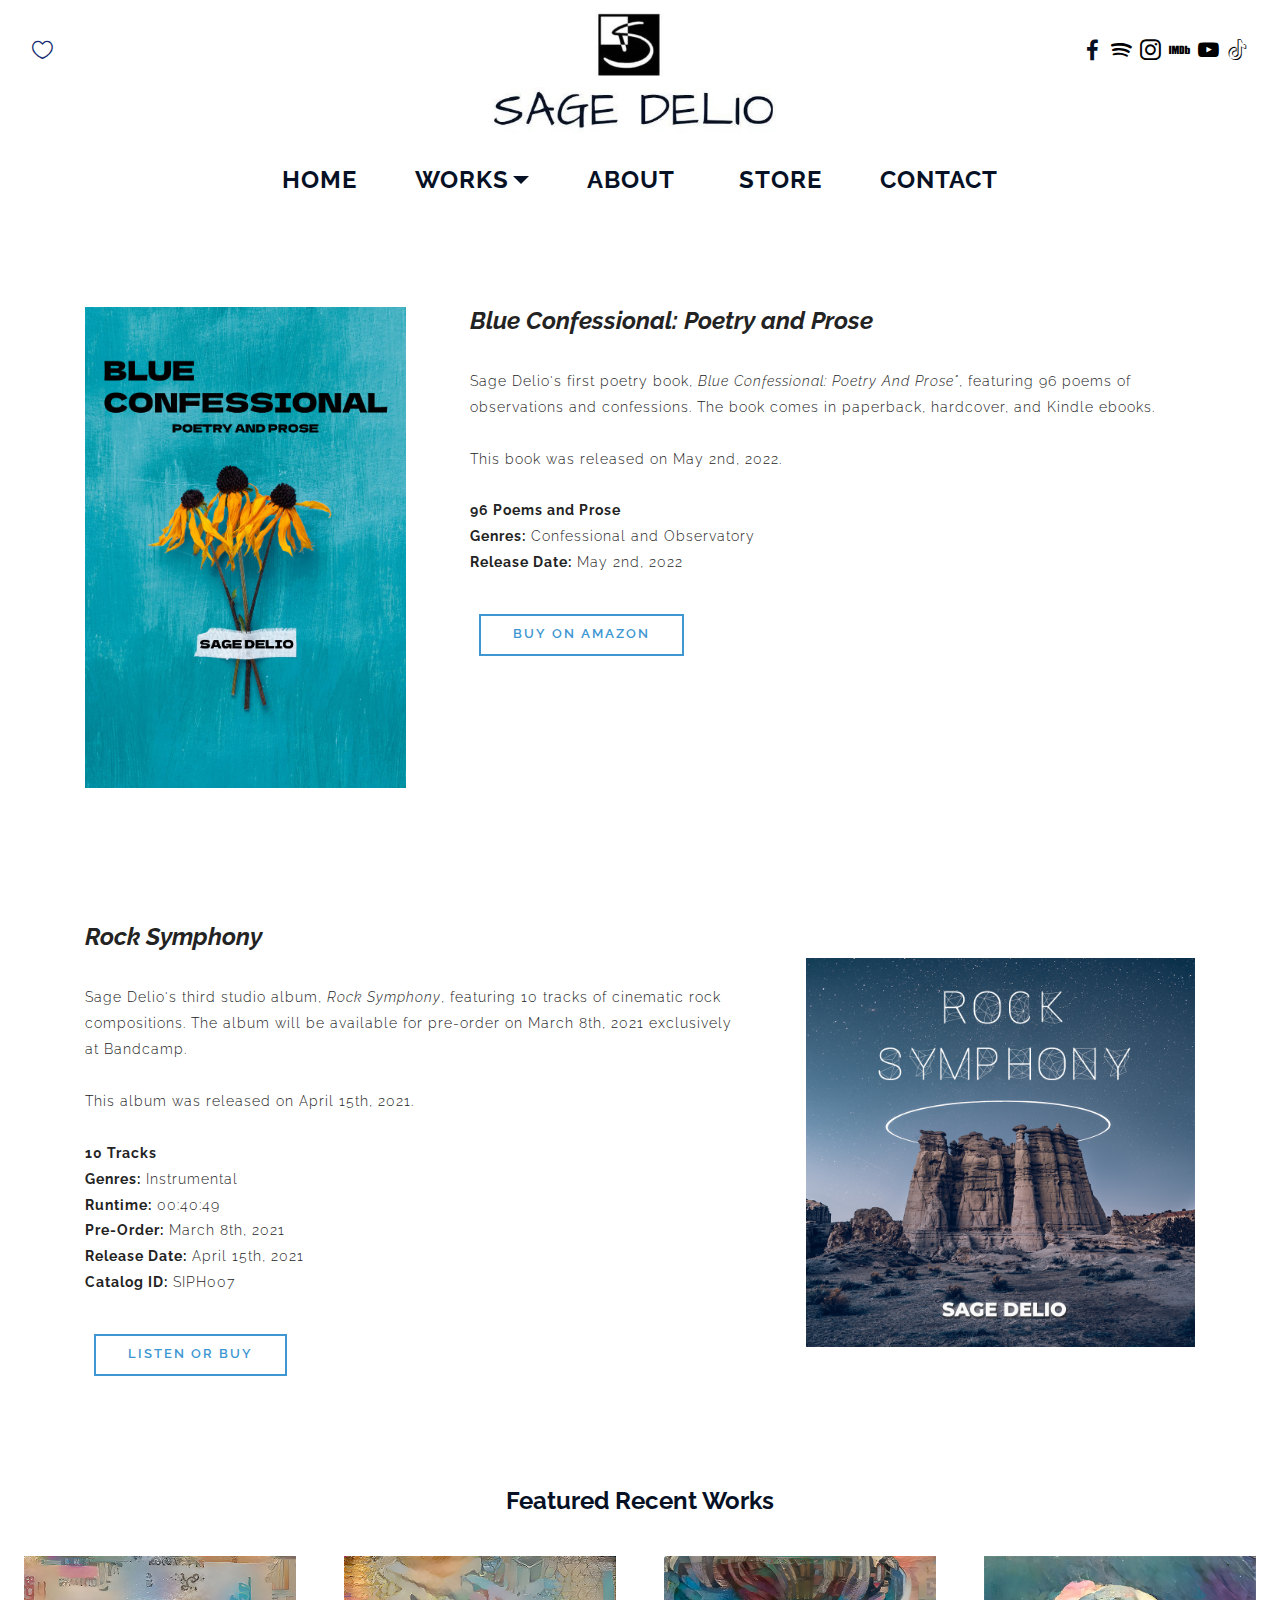
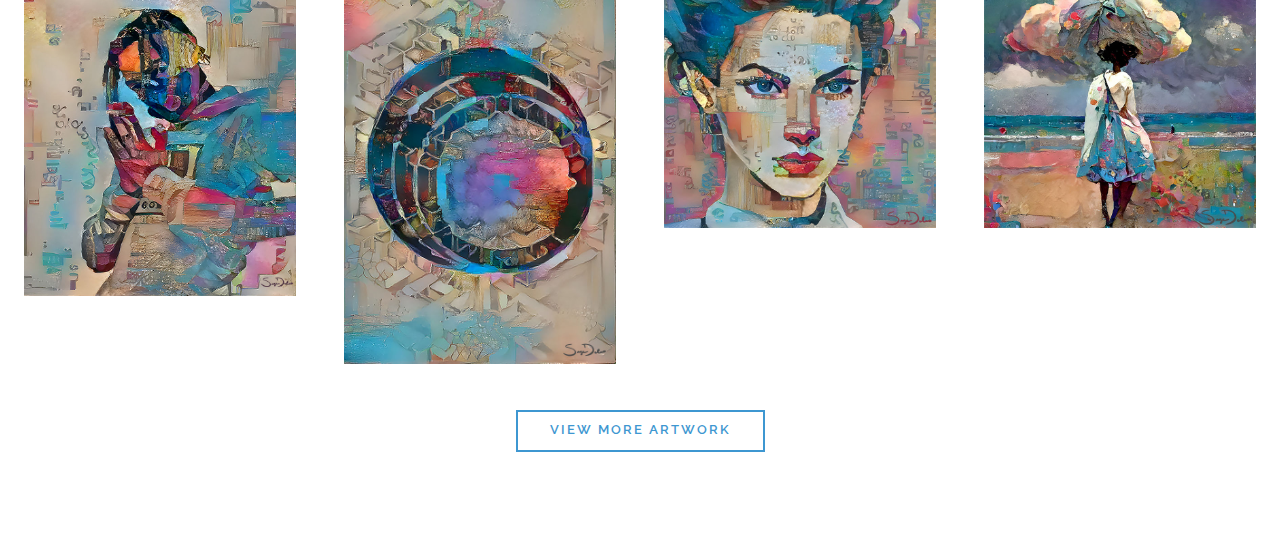
<file: index.html>
<!DOCTYPE html>
<html  >
<head>
  
  <meta charset="UTF-8">
  <meta http-equiv="X-UA-Compatible" content="IE=edge">
  
  <meta name="twitter:card" content="summary_large_image"/>
  <meta name="twitter:image:src" content="">
  <meta property="og:image" content="">
  <meta name="twitter:title" content="Home | Sage Delio">
  <meta name="viewport" content="width=device-width, initial-scale=1, minimum-scale=1">
  <link rel="shortcut icon" href="assets/images/block-logo-119x119-119x119.png" type="image/x-icon">
  <meta name="description" content="">
  
  
  <title>Home | Sage Delio</title>
  <link rel="stylesheet" href="assets/web/assets/mobirise-icons-bold/mobirise-icons-bold.css">
  <link rel="stylesheet" href="assets/web/assets/mobirise-icons/mobirise-icons.css">
  <link rel="stylesheet" href="assets/tether/tether.min.css">
  <link rel="stylesheet" href="assets/bootstrap/css/bootstrap.min.css">
  <link rel="stylesheet" href="assets/bootstrap/css/bootstrap-grid.min.css">
  <link rel="stylesheet" href="assets/bootstrap/css/bootstrap-reboot.min.css">
  <link rel="stylesheet" href="assets/dropdown/css/style.css">
  <link rel="stylesheet" href="assets/socicon/css/styles.css">
  <link rel="stylesheet" href="assets/theme/css/style.css">
  <link rel="stylesheet" href="assets/gallery/style.css">
  <link rel="preload" href="https://fonts.googleapis.com/css?family=Architects+Daughter:400&display=swap" as="style" onload="this.onload=null;this.rel='stylesheet'">
  <noscript><link rel="stylesheet" href="https://fonts.googleapis.com/css?family=Architects+Daughter:400&display=swap"></noscript>
  <link rel="preload" href="https://fonts.googleapis.com/css?family=Raleway:100,200,300,400,500,600,700,800,900,100i,200i,300i,400i,500i,600i,700i,800i,900i&display=swap" as="style" onload="this.onload=null;this.rel='stylesheet'">
  <noscript><link rel="stylesheet" href="https://fonts.googleapis.com/css?family=Raleway:100,200,300,400,500,600,700,800,900,100i,200i,300i,400i,500i,600i,700i,800i,900i&display=swap"></noscript>
  <link rel="preload" as="style" href="assets/mobirise/css/mbr-additional.css"><link rel="stylesheet" href="assets/mobirise/css/mbr-additional.css" type="text/css">
  
  
  
  
</head>
<body>
  
  <section class="menu1 luxurym4_menu1 cid-tt2ZiIRjPs" once="menu" id="menu1-2t" data-sortbtn="btn-primary">

    

    <nav class="navbar navbar-dropdown navbar-fixed-top navbar-expand-lg">
        <div class="social-block">
            <div class="social">
                
                
                
                
            <a href="https://sagedelio.com/charities"><span class="icon1 mbr-iconfont mbrib-hearth"></span></a></div>
            <div class="social-2">
                
                
            <a href="https://facebook.com/sagedelioofficial" target="_blank"><span class="icon1 mbr-iconfont socicon-facebook socicon" style="color: rgb(7, 17, 37); fill: rgb(7, 17, 37);"></span></a><a href="https://open.spotify.com/artist/7HUrRpxnnIpU9Z56cB7ex8" target="_blank"><span class="icon1 mbr-iconfont socicon-spotify socicon" style="color: rgb(0, 0, 0); fill: rgb(0, 0, 0);"></span></a><a href="https://www.instagram.com/sagedelio_" target="_blank"><span class="icon1 mbr-iconfont socicon-instagram socicon" style="color: rgb(0, 0, 0); fill: rgb(0, 0, 0);"></span></a><a href="https://www.imdb.com/name/nm12033732/"><span class="icon1 mbr-iconfont socicon-imdb socicon" style="color: rgb(0, 0, 0); fill: rgb(0, 0, 0);"></span></a><a href="https://www.youtube.com/@SageDelio" target="_blank"><span class="icon1 mbr-iconfont socicon-youtube socicon" style="color: rgb(0, 0, 0); fill: rgb(0, 0, 0);"></span></a><a href="https://www.tiktok.com/@sagedelio" target="_blank"><span class="icon1 mbr-iconfont socicon-tiktok socicon" style="color: rgb(0, 0, 0); fill: rgb(0, 0, 0);"></span></a></div>
        </div>
        <div class="navbar-brand">
            <span class="navbar-logo">
                <a href="https://sagedelio.com/">
                    <img src="assets/images/menuimage2-429x181.jpg" alt="Sage Delio Official Logo" style="height: 8rem;">
                </a>
            </span>
            
        </div>
        <button class="navbar-toggler" type="button" data-toggle="collapse" data-target="#navbarSupportedContent" aria-controls="navbarNavAltMarkup" aria-expanded="false" aria-label="Toggle navigation">
            <div class="hamburger">
                <span></span>
                <span></span>
                <span></span>
                <span></span>
            </div>
        </button>
        <div class="collapse navbar-collapse" id="navbarSupportedContent">
            <ul class="navbar-nav nav-dropdown nav-right" data-app-modern-menu="true"><li class="nav-item">
                    <a class="nav-link link text-primary display-2" href="https://sagedelio.com/">HOME</a>
                </li>
                <li class="nav-item dropdown">
                    <a class="nav-link link dropdown-toggle text-primary display-2" href="#" data-toggle="dropdown-submenu" aria-expanded="false">WORKS</a><div class="dropdown-menu"><a class="dropdown-item text-primary display-2" href="https://sagedelio.com/poetry">POETRY<br></a><a class="dropdown-item text-primary display-2" href="https://sagedelio.com/music">MUSIC</a><a class="dropdown-item text-primary display-2" href="https://www.sagedelio.com/artwork">ARTWORK</a></div>
                </li>
                
                <li class="nav-item">
                    <a class="nav-link link text-primary display-2" href="https://sagedelio.com/about"><p>ABOUT&nbsp;</p></a>
                </li>
                <li class="nav-item">
                    <a class="nav-link link text-primary display-2" href="https://sagedelio.com/store">STORE</a>
                </li>
                <li class="nav-item">
                    <a class="nav-link link text-primary display-2" href="https://sagedelio.com/contact">CONTACT</a>
                </li></ul>
        </div>
    </nav>
</section>

<section class="header3 cid-t7TBx2uv8L" id="header3-1e" data-sortbtn="btn-primary">

    

    

    <div class="container">
        <div class="media-container-row">
            <div class="mbr-figure" style="width: 50%;">
                <a href="https://www.amazon.com/Blue-Confessional-Poetry-Sage-Delio/dp/B09ZCSVXK5" target="_blank"><img src="assets/images/blue-confessional-cover-835x1253.jpg" alt="Sage Delio's 'Blue Confessional' Poetry Book"></a>
            </div>

            <div class="media-content">
                <h1 class="mbr-section-title mbr-white pb-3 mbr-fonts-style display-2"><strong><em>Blue Confessional: Poetry and Prose</em></strong></h1>
                
                <div class="mbr-section-text mbr-white pb-3 ">
                    <p class="mbr-text mbr-fonts-style display-7">Sage Delio's first poetry book, <em>Blue Confessional: Poetry And Prose"</em>, featuring 96 poems of observations and confessions. The book comes in paperback, hardcover, and Kindle ebooks.
<br>
<br>This book was released on May 2nd, 2022.
<br>
<br><strong>96 Poems and Prose
<br>Genres:</strong> Confessional and Observatory
<br><strong>Release Date:</strong> May 2nd, 2022<br></p>
                </div>
                
                

                    
                    
                    
                <div class="mbr-section-btn"><a class="btn btn-md btn-secondary-outline display-4" href="https://www.amazon.com/Blue-Confessional-Poetry-Sage-Delio/dp/B09ZCSVXK5" target="_blank">BUY ON AMAZON</a></div>
            </div>
        </div>
    </div>

</section>

<section class="header3 cid-tldnV045LM" id="header3-2p" data-sortbtn="btn-primary">

    

    

    <div class="container">
        <div class="media-container-row">
            <div class="mbr-figure" style="width: 65%;">
                <a href="https://www.amazon.com/Blue-Confessional-Poetry-Sage-Delio/dp/B09ZCSVXK5" target="_blank"><img src="assets/images/album-cover-1000x1000.jpg" alt=""></a>
            </div>

            <div class="media-content">
                <h1 class="mbr-section-title mbr-white pb-3 mbr-fonts-style display-2"><strong><em>Rock Symphony</em></strong></h1>
                
                <div class="mbr-section-text mbr-white pb-3 ">
                    <p class="mbr-text mbr-fonts-style display-7">Sage Delio's third studio album, <em>Rock Symphony</em>, featuring 10 tracks of cinematic rock compositions. The album will be available for pre-order on March 8th, 2021 exclusively at Bandcamp.
<br>
<br>This album was released on April 15th, 2021.
<br>
<br><strong>10 Tracks
</strong><br><strong>Genres:</strong> Instrumental
<br><strong>Runtime:</strong> 00:40:49
<br><strong>Pre-Order:</strong> March 8th, 2021
<br><strong>Release Date:</strong> April 15th, 2021
<br><strong>Catalog ID:</strong> SIPH007<br></p>
                </div>
                
                

                    
                    
                    
                <div class="mbr-section-btn"><a class="btn btn-md btn-secondary-outline display-4" href="https://album.link/i/1559100805" target="_blank">LISTEN OR BUY</a></div>
            </div>
        </div>
    </div>

</section>

<section class="extGallery mbr-gallery mbr-slider-carousel cid-sJUiCKeVpi" id="extGallery3-1" data-sortbtn="btn-primary">

    

    
    <div class="container-fluid">
        <div class="row justify-content-center">
            <div class="col-sm-10">
                <h2 class="align-center mbr-fonts-style mbr-section-title display-2"><strong>Featured Recent Works</strong></h2>
            </div>
        </div>
    </div>
    <div>
        <div class="col-left-gallery"><!-- Filter --><!-- Gallery --><div class="mbr-gallery-row"><div class="mbr-gallery-layout-default"><div><div><div class="mbr-gallery-item mbr-gallery-item--p3" data-video-url="false" data-tags="Portrait"><div href="#lb-extGallery3-1" data-slide-to="0" data-bs-slide-to="0" data-toggle="modal" data-bs-toggle="modal"><img src="assets/images/2022-judgement-webshare-800x1000.jpg" alt="" title=""><span class="icon-focus"></span><span class="mbr-gallery-title mbr-fonts-style display-7">Judgement (2022)<br></span></div></div><div class="mbr-gallery-item mbr-gallery-item--p3" data-video-url="false" data-tags="Portrait"><div href="#lb-extGallery3-1" data-slide-to="1" data-bs-slide-to="1" data-toggle="modal" data-bs-toggle="modal"><img src="assets/images/2022-circular-plates-webshare-600x900.jpg" alt="" title=""><span class="icon-focus"></span><span class="mbr-gallery-title mbr-fonts-style display-7">Circular Plates (2022)<br></span></div></div><div class="mbr-gallery-item mbr-gallery-item--p3" data-video-url="false" data-tags="Portrait"><div href="#lb-extGallery3-1" data-slide-to="2" data-bs-slide-to="2" data-toggle="modal" data-bs-toggle="modal"><img src="assets/images/2022-jolie-webshare-800x800.jpg" alt="" title=""><span class="icon-focus"></span><span class="mbr-gallery-title mbr-fonts-style display-7">Jolie (2022)<br></span></div></div><div class="mbr-gallery-item mbr-gallery-item--p3" data-video-url="false" data-tags="Portrait"><div href="#lb-extGallery3-1" data-slide-to="3" data-bs-slide-to="3" data-toggle="modal" data-bs-toggle="modal"><img src="assets/images/2022-spring-tradition-webshare-800x800.jpg" alt="" title=""><span class="icon-focus"></span><span class="mbr-gallery-title mbr-fonts-style display-7">Spring Tradition (2022)<br></span></div></div></div></div><div class="clearfix"></div></div></div><!-- Lightbox --><div data-app-prevent-settings="" class="mbr-slider modal fade carousel slide" tabindex="-1" data-keyboard="true" data-bs-keyboard="true" data-interval="false" data-bs-interval="false" id="lb-extGallery3-1"><div class="modal-dialog"><div class="modal-content"><div class="modal-body"><div class="carousel-inner"><div class="carousel-item active"><img src="assets/images/2022-judgement-webshare.jpg" alt="" title=""></div><div class="carousel-item"><img src="assets/images/2022-circular-plates-webshare.jpg" alt="" title=""></div><div class="carousel-item"><img src="assets/images/2022-jolie-webshare.jpg" alt="" title=""></div><div class="carousel-item"><img src="assets/images/2022-spring-tradition-webshare.jpg" alt="" title=""></div></div><a class="carousel-control carousel-control-prev" role="button" data-slide="prev" data-bs-slide="prev" href="#lb-extGallery3-1"><span class="mbri-left mbr-iconfont" aria-hidden="true"></span><span class="sr-only visually-hidden">Previous</span></a><a class="carousel-control carousel-control-next" role="button" data-slide="next" data-bs-slide="next" href="#lb-extGallery3-1"><span class="mbri-right mbr-iconfont" aria-hidden="true"></span><span class="sr-only visually-hidden">Next</span></a><a class="close" href="#" role="button" data-dismiss="modal" data-bs-dismiss="modal"><span class="sr-only visually-hidden">Close</span></a></div></div></div></div></div>
    </div>
</section>

<section class="mbr-section content8 cid-sJUiGYOKau" id="content8-2" data-sortbtn="btn-primary">

    

    <div class="container">
        <div class="media-container-row title">
            <div class="col-12 col-md-8">
                <div class="mbr-section-btn align-center"><a class="btn btn-secondary-outline display-4" href="https://sagedelio.com/artwork">VIEW MORE ARTWORK</a></div>
            </div>
        </div>
    </div>
</section>

<section once="footers" class="cid-tli6eA0x1i mbr-reveal" id="footer7-2q" data-sortbtn="btn-primary">

    

    

    <div class="container">
        <div class="media-container-row align-center mbr-white">
            
            
            <div class="row row-copirayt">
                <p class="mbr-text mb-0 mbr-fonts-style mbr-white align-center display-7"><strong>
                    © <script>new Date().getFullYear() > document.write(new Date().getFullYear());</script> SAGE DELIO.</strong></p>
            </div>
        </div>
    </div>
</section>


<script src="assets/web/assets/jquery/jquery.min.js"></script>
  <script src="assets/popper/popper.min.js"></script>
  <script src="assets/tether/tether.min.js"></script>
  <script src="assets/bootstrap/js/bootstrap.min.js"></script>
  <script src="assets/smoothscroll/smooth-scroll.js"></script>
  <script src="assets/masonry/masonry.pkgd.min.js"></script>
  <script src="assets/imagesloaded/imagesloaded.pkgd.min.js"></script>
  <script src="assets/bootstrapcarouselswipe/bootstrap-carousel-swipe.js"></script>
  <script src="assets/dropdown/js/nav-dropdown.js"></script>
  <script src="assets/dropdown/js/navbar-dropdown.js"></script>
  <script src="assets/touchswipe/jquery.touch-swipe.min.js"></script>
  <script src="assets/theme/js/script.js"></script>
  <script src="assets/gallery/player.min.js"></script>
  <script src="assets/gallery/script.js"></script>
  
  
  
</body>
</html>
</file>
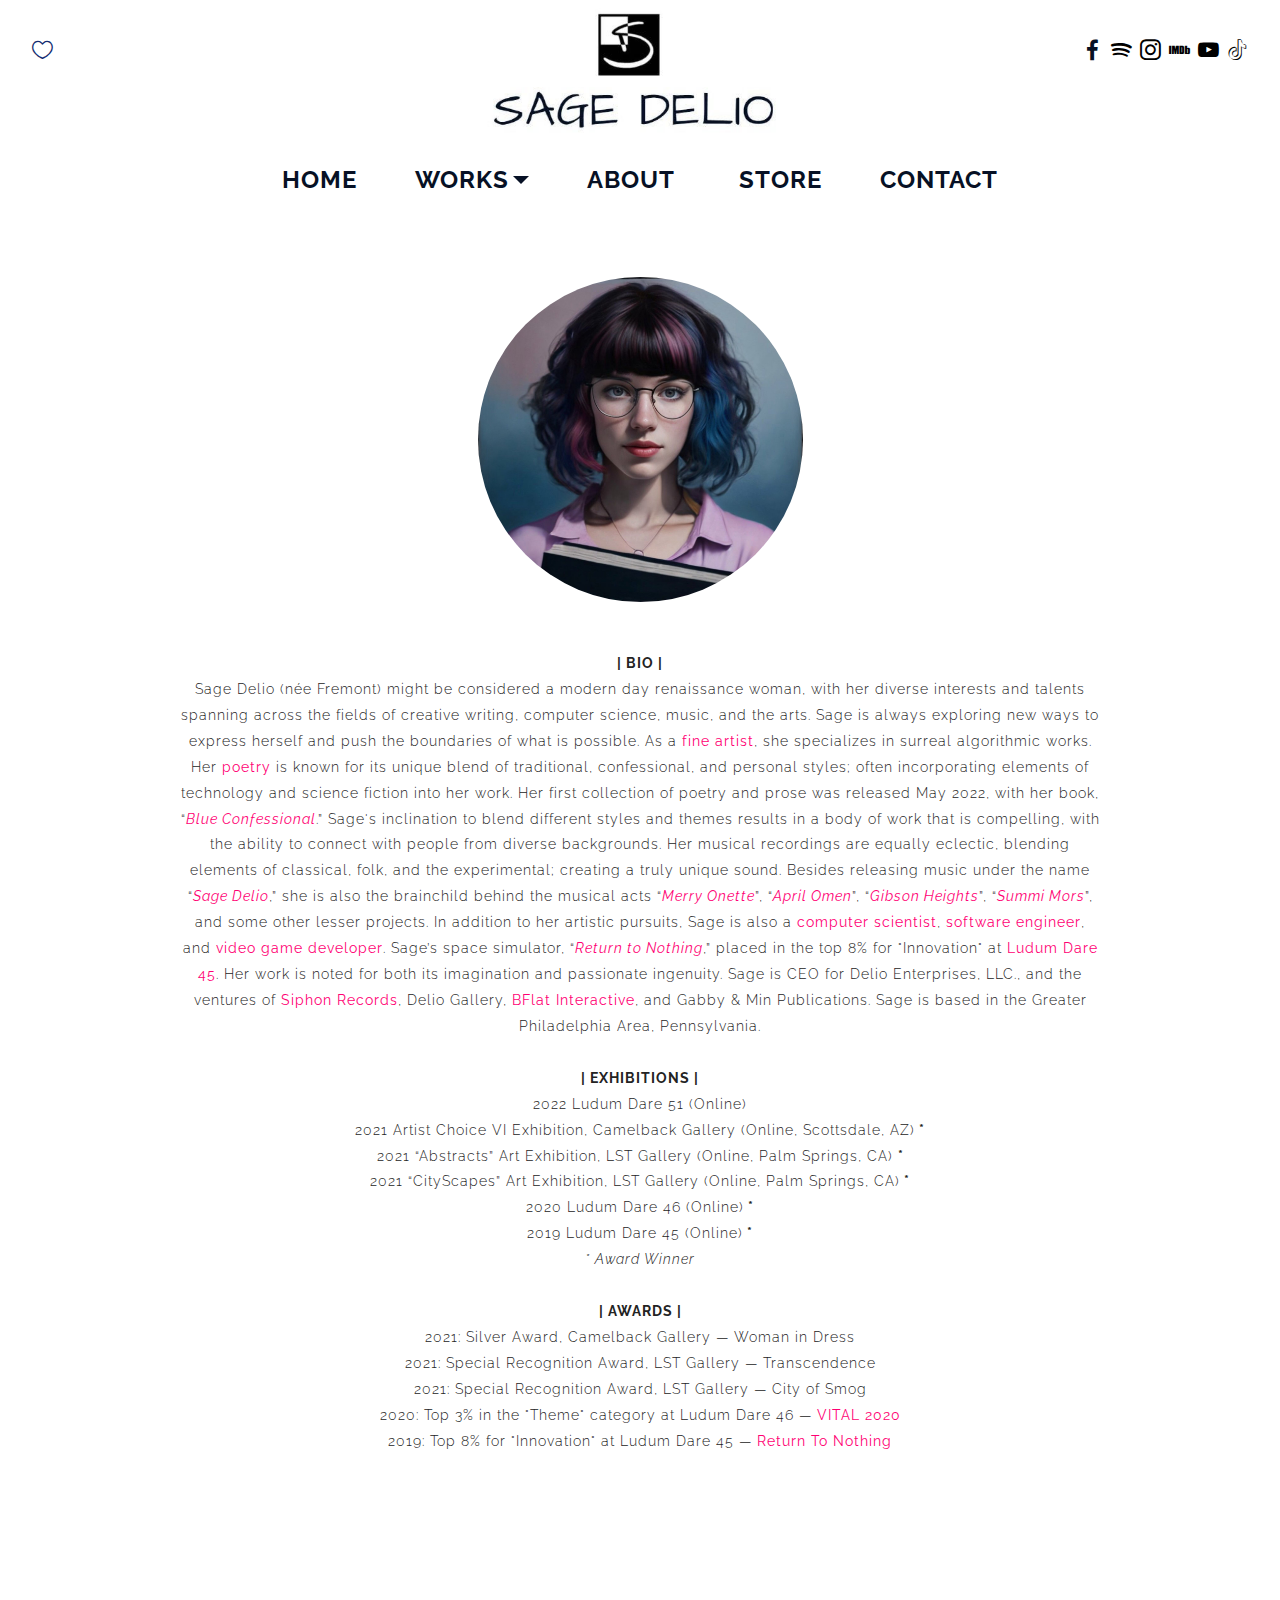
<file: about.html>
<!DOCTYPE html>
<html  >
<head>
  
  <meta charset="UTF-8">
  <meta http-equiv="X-UA-Compatible" content="IE=edge">
  
  <meta name="twitter:card" content="summary_large_image"/>
  <meta name="twitter:image:src" content="">
  <meta property="og:image" content="">
  <meta name="twitter:title" content="About | Sage Delio">
  <meta name="viewport" content="width=device-width, initial-scale=1, minimum-scale=1">
  <link rel="shortcut icon" href="assets/images/block-logo-119x119-119x119.png" type="image/x-icon">
  <meta name="description" content="">
  
  
  <title>About | Sage Delio</title>
  <link rel="stylesheet" href="assets/web/assets/mobirise-icons-bold/mobirise-icons-bold.css">
  <link rel="stylesheet" href="assets/tether/tether.min.css">
  <link rel="stylesheet" href="assets/bootstrap/css/bootstrap.min.css">
  <link rel="stylesheet" href="assets/bootstrap/css/bootstrap-grid.min.css">
  <link rel="stylesheet" href="assets/bootstrap/css/bootstrap-reboot.min.css">
  <link rel="stylesheet" href="assets/dropdown/css/style.css">
  <link rel="stylesheet" href="assets/socicon/css/styles.css">
  <link rel="stylesheet" href="assets/theme/css/style.css">
  <link rel="preload" href="https://fonts.googleapis.com/css?family=Architects+Daughter:400&display=swap" as="style" onload="this.onload=null;this.rel='stylesheet'">
  <noscript><link rel="stylesheet" href="https://fonts.googleapis.com/css?family=Architects+Daughter:400&display=swap"></noscript>
  <link rel="preload" href="https://fonts.googleapis.com/css?family=Raleway:100,200,300,400,500,600,700,800,900,100i,200i,300i,400i,500i,600i,700i,800i,900i&display=swap" as="style" onload="this.onload=null;this.rel='stylesheet'">
  <noscript><link rel="stylesheet" href="https://fonts.googleapis.com/css?family=Raleway:100,200,300,400,500,600,700,800,900,100i,200i,300i,400i,500i,600i,700i,800i,900i&display=swap"></noscript>
  <link rel="preload" as="style" href="assets/mobirise/css/mbr-additional.css"><link rel="stylesheet" href="assets/mobirise/css/mbr-additional.css" type="text/css">
  
  
  
  
</head>
<body>
  
  <section class="menu1 luxurym4_menu1 cid-tt2ZiIRjPs" once="menu" id="menu1-2t">

    

    <nav class="navbar navbar-dropdown navbar-fixed-top navbar-expand-lg">
        <div class="social-block">
            <div class="social">
                
                
                
                
            <a href="https://sagedelio.com/charities"><span class="icon1 mbr-iconfont mbrib-hearth"></span></a></div>
            <div class="social-2">
                
                
            <a href="https://facebook.com/sagedelioofficial" target="_blank"><span class="icon1 mbr-iconfont socicon-facebook socicon" style="color: rgb(7, 17, 37); fill: rgb(7, 17, 37);"></span></a><a href="https://open.spotify.com/artist/7HUrRpxnnIpU9Z56cB7ex8" target="_blank"><span class="icon1 mbr-iconfont socicon-spotify socicon" style="color: rgb(0, 0, 0); fill: rgb(0, 0, 0);"></span></a><a href="https://www.instagram.com/sagedelio_" target="_blank"><span class="icon1 mbr-iconfont socicon-instagram socicon" style="color: rgb(0, 0, 0); fill: rgb(0, 0, 0);"></span></a><a href="https://www.imdb.com/name/nm12033732/"><span class="icon1 mbr-iconfont socicon-imdb socicon" style="color: rgb(0, 0, 0); fill: rgb(0, 0, 0);"></span></a><a href="https://www.youtube.com/@SageDelio" target="_blank"><span class="icon1 mbr-iconfont socicon-youtube socicon" style="color: rgb(0, 0, 0); fill: rgb(0, 0, 0);"></span></a><a href="https://www.tiktok.com/@sagedelio" target="_blank"><span class="icon1 mbr-iconfont socicon-tiktok socicon" style="color: rgb(0, 0, 0); fill: rgb(0, 0, 0);"></span></a></div>
        </div>
        <div class="navbar-brand">
            <span class="navbar-logo">
                <a href="https://sagedelio.com/">
                    <img src="assets/images/menuimage2-429x181.jpg" alt="Sage Delio Official Logo" style="height: 8rem;">
                </a>
            </span>
            
        </div>
        <button class="navbar-toggler" type="button" data-toggle="collapse" data-target="#navbarSupportedContent" aria-controls="navbarNavAltMarkup" aria-expanded="false" aria-label="Toggle navigation">
            <div class="hamburger">
                <span></span>
                <span></span>
                <span></span>
                <span></span>
            </div>
        </button>
        <div class="collapse navbar-collapse" id="navbarSupportedContent">
            <ul class="navbar-nav nav-dropdown nav-right" data-app-modern-menu="true"><li class="nav-item">
                    <a class="nav-link link text-primary display-2" href="https://sagedelio.com/">HOME</a>
                </li>
                <li class="nav-item dropdown">
                    <a class="nav-link link dropdown-toggle text-primary display-2" href="#" data-toggle="dropdown-submenu" aria-expanded="false">WORKS</a><div class="dropdown-menu"><a class="dropdown-item text-primary display-2" href="https://sagedelio.com/poetry">POETRY<br></a><a class="dropdown-item text-primary display-2" href="https://sagedelio.com/music">MUSIC</a><a class="dropdown-item text-primary display-2" href="https://www.sagedelio.com/artwork">ARTWORK</a></div>
                </li>
                
                <li class="nav-item">
                    <a class="nav-link link text-primary display-2" href="https://sagedelio.com/about"><p>ABOUT&nbsp;</p></a>
                </li>
                <li class="nav-item">
                    <a class="nav-link link text-primary display-2" href="https://sagedelio.com/store">STORE</a>
                </li>
                <li class="nav-item">
                    <a class="nav-link link text-primary display-2" href="https://sagedelio.com/contact">CONTACT</a>
                </li></ul>
        </div>
    </nav>
</section>

<section class="header4 cid-sJXmufYYqp" id="extContent23-9">

    

    

    <div class="container">
        <div class="row justify-content-md-center">
            <div class="media-content col-lg-10 col-md-7">
                <div class="mbr-figure">
                    <img src="assets/images/2023-self-portrait-sage-delio-3.jpg" alt="Sage Delio, self portrait #1" title="">
                </div>
                
                
                <div class="mbr-text align-center mbr-white">
                    <p class="mbr-text mbr-black mbr-fonts-style display-7"><strong>| BIO |</strong><br>Sage Delio (née Fremont) might be considered a modern day renaissance woman, with her diverse interests and talents spanning across the fields of creative writing, computer science, music, and the arts. Sage is always exploring new ways to express herself and push the boundaries of what is possible. As a <a href="https://www.sagedelio.com/artwork" class="text-info" target="_blank">fine artist</a>, she specializes in surreal algorithmic works. Her <a href="https://www.sagedelio.com/poetry" class="text-info" target="_blank">poetry</a> is known for its unique blend of traditional, confessional, and personal styles; often incorporating elements of technology and science fiction into her work. Her first collection of poetry and prose was released May 2022, with her book, “<a href="https://www.amazon.com/Blue-Confessional-Poetry-Sage-Delio/dp/B09ZCSVXK5" class="text-info" target="_blank"><em>Blue Confessional</em></a>.” Sage's inclination to blend different styles and themes results in a body of work that is compelling, with the ability to connect with people from diverse backgrounds. Her musical recordings are equally eclectic, blending elements of classical, folk, and the experimental; creating a truly unique sound. Besides releasing music under the name “<a href="https://open.spotify.com/artist/7HUrRpxnnIpU9Z56cB7ex8?si=pdkAUbh7SL6HyobGtH96gg" class="text-info" target="_blank"><em>Sage Delio</em></a>,” she is also the brainchild behind the musical acts “<a href="https://open.spotify.com/artist/6ztnS9e52HfdT2dBGQUvgY" class="text-info" target="_blank"><em>Merry Onette</em></a>”, “<a href="https://aprilomen.bandcamp.com/album/april-omen" class="text-info" target="_blank"><em>April Omen</em></a>”, “<a href="https://open.spotify.com/artist/5el8NrGwShj4wgwZYvkgzT" class="text-info" target="_blank"><em>Gibson Heights</em></a>”, “<a href="https://open.spotify.com/artist/00lCMXWVHav9hzO1WMVAb1" class="text-info" target="_blank"><em>Summi Mors</em></a>”, and some other lesser projects. In addition to her artistic pursuits, Sage is also a <a href="https://sagefremont.com/" class="text-info" target="_blank">computer scientist</a>, <a href="https://sagefremont.com/" class="text-info" target="_blank">software engineer</a>, and <a href="https://www.bflatinteractive.com/about" class="text-info" target="_blank">video game developer</a>. Sage’s space simulator, “<a href="https://bflatinteractive.itch.io/return-to-nothing" class="text-info" target="_blank"><em>Return to Nothing</em></a>,” placed in the top 8% for "Innovation" at <a href="https://ldjam.com/events/ludum-dare/45/return-to-nothing" class="text-info" target="_blank">Ludum Dare 45</a>. Her work is noted for both its imagination and passionate ingenuity. Sage is CEO for Delio Enterprises, LLC., and the ventures of <a href="https://www.siphonrecords.com/" class="text-info" target="_blank">Siphon Records</a>, Delio Gallery, <a href="https://www.bflatinteractive.com/" class="text-info" target="_blank">BFlat Interactive</a>, and Gabby &amp; Min Publications. Sage is based in the Greater Philadelphia Area, Pennsylvania.<br><br><strong>| EXHIBITIONS |</strong><br>2022 Ludum Dare 51 (Online)<br>2021 Artist Choice VI Exhibition, Camelback Gallery (Online, Scottsdale, AZ)<strong> *</strong><br>2021 “Abstracts” Art Exhibition, LST Gallery (Online, Palm Springs, CA) <strong>*</strong><br>2021&nbsp;“CityScapes” Art Exhibition, LST Gallery (Online, Palm Springs, CA)<strong> *</strong><br>2020 Ludum Dare 46 (Online)<strong> *</strong><br>2019 Ludum Dare 45 (Online)<strong> *</strong><br><em>* Award Winner<br></em><br><strong>| AWARDS |</strong><br>2021: Silver Award,&nbsp;Camelback Gallery — Woman in Dress<br>2021: Special Recognition Award, LST Gallery — Transcendence<br>2021: Special Recognition Award, LST Gallery — City of Smog<br>2020: Top 3% in the "Theme" category at Ludum Dare 46 — <a href="https://bflatinteractive.itch.io/vital-2020-windows" class="text-info" target="_blank">VITAL 2020</a><strong><br></strong>2019: Top 8% for "Innovation" at Ludum Dare 45 — <a href="https://bflatinteractive.itch.io/return-to-nothing" class="text-info" target="_blank">Return To Nothing</a><br><br><br></p>
                </div>
                
            </div>

        </div>
    </div>
</section>

<section once="footers" class="cid-tli6eA0x1i mbr-reveal" id="footer7-2q">

    

    

    <div class="container">
        <div class="media-container-row align-center mbr-white">
            
            
            <div class="row row-copirayt">
                <p class="mbr-text mb-0 mbr-fonts-style mbr-white align-center display-7"><strong>
                    © <script>new Date().getFullYear() > document.write(new Date().getFullYear());</script> SAGE DELIO.</strong></p>
            </div>
        </div>
    </div>
</section>


<script src="assets/web/assets/jquery/jquery.min.js"></script>
  <script src="assets/popper/popper.min.js"></script>
  <script src="assets/tether/tether.min.js"></script>
  <script src="assets/bootstrap/js/bootstrap.min.js"></script>
  <script src="assets/smoothscroll/smooth-scroll.js"></script>
  <script src="assets/dropdown/js/nav-dropdown.js"></script>
  <script src="assets/dropdown/js/navbar-dropdown.js"></script>
  <script src="assets/touchswipe/jquery.touch-swipe.min.js"></script>
  <script src="assets/theme/js/script.js"></script>
  
  
  
</body>
</html>
</file>
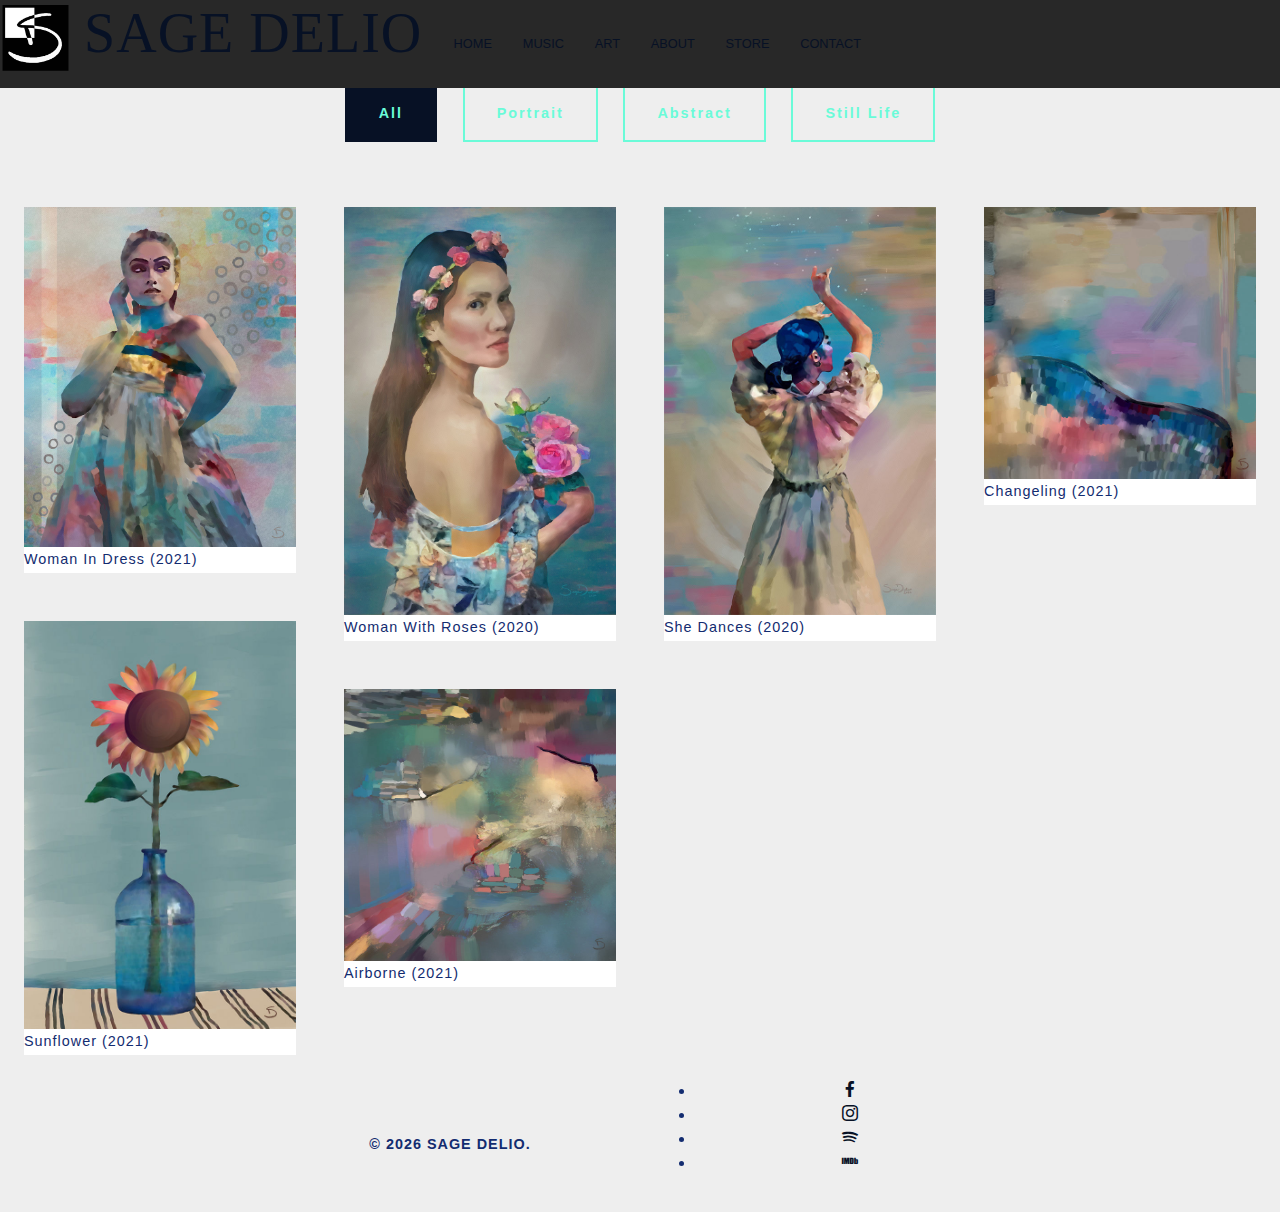
<file: art.html>
<!DOCTYPE html>
<html  >
<head>
  
  <meta charset="UTF-8">
  <meta http-equiv="X-UA-Compatible" content="IE=edge">
  
  <meta name="viewport" content="width=device-width, initial-scale=1, minimum-scale=1">
  <link rel="shortcut icon" href="assets/images/block-logo.png" type="image/x-icon">
  <meta name="description" content="Sage Delio Art Gallery and Portfolio">
  
  
  <title>Art | Sage Delio Fine Art and Music</title>
  <link rel="stylesheet" href="assets/web/assets/mobirise-icons2/mobirise2.css">
  <link rel="stylesheet" href="assets/web/assets/mobirise-icons/mobirise-icons.css">
  <link rel="stylesheet" href="assets/bootstrap/css/bootstrap.min.css">
  <link rel="stylesheet" href="assets/bootstrap/css/bootstrap-grid.min.css">
  <link rel="stylesheet" href="assets/bootstrap/css/bootstrap-reboot.min.css">
  <link rel="stylesheet" href="assets/tether/tether.min.css">
  <link rel="stylesheet" href="assets/dropdown/css/style.css">
    <link rel="stylesheet" href="assets/socicon/css/styles.css">
  <link rel="stylesheet" href="assets/theme/css/style.css">
  <link rel="stylesheet" href="assets/gallery/style.css">
  <link rel="preload" as="style" href="assets/mobirise/css/mbr-additional.css"><link rel="stylesheet" href="assets/mobirise/css/mbr-additional.css" type="text/css">
  
  
  
  <meta name="keywords" content="Sage Delio gallery, fine art, art by Sage Delio, american contemporary fine art, art gallery, art portfolio, Sage Delio painting, Sage Delio Art for Sale, paintings by Sage Delio">
</head>
<body>
  
  <section class="menu cid-sn5gldx6RJ" once="menu" id="menu1-19">

  

  <nav class="navbar navbar-dropdown navbar-expand-lg">
      <div class="social-block">
        
        
      </div>
      <div class="navbar-brand">
          <span class="navbar-logo">
              <a href="https://sagedelio.com">
                  <img src="assets/images/block-logo-topalign.png" alt="Sage Delio Logo" title="Sage Delio Logo" style="height: 4.9rem;">
              </a>
          </span>
          <span class="navbar-caption-wrap"><a class="text-primary display-1" href="https://sagedelio.com">
                  SAGE DELIO</a></span>
      </div>
      <button class="navbar-toggler" type="button" data-toggle="collapse" data-target="#navbarSupportedContent" aria-controls="navbarNavAltMarkup" aria-expanded="false" aria-label="Toggle navigation">
          <div class="hamburger">
              <span></span>
              <span></span>
              <span></span>
              <span></span>
          </div>
      </button>
    <div class="collapse navbar-collapse" id="navbarSupportedContent">
          <ul class="navbar-nav nav-dropdown nav-right" data-app-modern-menu="true"><li class="nav-item">
                <a class="nav-link link text-primary display-4" href="https://sagedelio.com">HOME</a>
              </li><li class="nav-item"><a class="nav-link link text-primary display-4" href="https://sagedelio.com/music">MUSIC</a></li><li class="nav-item"><a class="nav-link link text-primary display-4" href="https://sagedelio.com/art">ART</a></li>
              
              <li class="nav-item">
                <a class="nav-link link text-primary display-4" href="https://sagedelio.com/about" aria-expanded="false">ABOUT</a>
              </li>
              
              <li class="nav-item">
                <a class="nav-link link text-primary display-4" href="https://sagedelio.com/store" aria-expanded="false">STORE</a>
              </li>
              <li class="nav-item">
                <a class="nav-link link text-primary display-4" href="https://sagedelio.com/contact">CONTACT</a>
              </li></ul>
    </div>
  </nav>
</section>

<section class="extGallery mbr-gallery mbr-slider-carousel cid-sn5gleLXgh" id="extGallery3-1b">

    

    
    <div class="container-fluid">
        <div class="row justify-content-center">
            <div class="col-sm-10">
                <h2 class="align-center mbr-fonts-style mbr-section-title display-2"><strong>ART GALLERY</strong></h2>
            </div>
        </div>
    </div>
    <div>
        <div class="col-left-gallery"><!-- Filter --><div class="mbr-gallery-filter container gallery-filter-active"><ul buttons="0"><li class="mbr-gallery-filter-all active"><a class="btn btn-md btn-warning-outline display-7" href="">All</a></li></ul></div><!-- Gallery --><div class="mbr-gallery-row"><div class="mbr-gallery-layout-default"><div><div><div class="mbr-gallery-item mbr-gallery-item--p3" data-video-url="false" data-tags="Portrait"><div href="#lb-extGallery3-1b" data-slide-to="0" data-toggle="modal"><img src="assets/images/woman-in-dress-webshare-800x1000.jpg" alt="" title=""><span class="icon-focus"></span><span class="mbr-gallery-title mbr-fonts-style display-7">Woman In Dress (2021)<br></span></div></div><div class="mbr-gallery-item mbr-gallery-item--p3" data-video-url="false" data-tags="Portrait"><div href="#lb-extGallery3-1b" data-slide-to="1" data-toggle="modal"><img src="assets/images/woman-with-roses-webshare-800x1200.jpg" alt="" title=""><span class="icon-focus"></span><span class="mbr-gallery-title mbr-fonts-style display-7">Woman With Roses (2020)<br></span></div></div><div class="mbr-gallery-item mbr-gallery-item--p3" data-video-url="false" data-tags="Portrait"><div href="#lb-extGallery3-1b" data-slide-to="2" data-toggle="modal"><img src="assets/images/web-share-600x900.jpg" alt="" title=""><span class="icon-focus"></span><span class="mbr-gallery-title mbr-fonts-style display-7">She Dances (2020)<br></span></div></div><div class="mbr-gallery-item mbr-gallery-item--p3" data-video-url="false" data-tags="Abstract"><div href="#lb-extGallery3-1b" data-slide-to="3" data-toggle="modal"><img src="assets/images/changeling-webshare-800x800-800x800.jpg" alt="" title=""><span class="icon-focus"></span><span class="mbr-gallery-title mbr-fonts-style display-7">Changeling (2021)<br></span></div></div><div class="mbr-gallery-item mbr-gallery-item--p3" data-video-url="false" data-tags="Still Life"><div href="#lb-extGallery3-1b" data-slide-to="4" data-toggle="modal"><img src="assets/images/sunflower-webshare-600x900.jpg" alt="" title=""><span class="icon-focus"></span><span class="mbr-gallery-title mbr-fonts-style display-7">Sunflower (2021)<br></span></div></div><div class="mbr-gallery-item mbr-gallery-item--p3" data-video-url="false" data-tags="Abstract"><div href="#lb-extGallery3-1b" data-slide-to="5" data-toggle="modal"><img src="assets/images/airborne-webshare-800x800.jpg" alt="" title=""><span class="icon-focus"></span><span class="mbr-gallery-title mbr-fonts-style display-7">Airborne (2021)<br></span></div></div></div></div><div class="clearfix"></div></div></div><!-- Lightbox --><div data-app-prevent-settings="" class="mbr-slider modal fade carousel slide" tabindex="-1" data-keyboard="true" data-interval="false" id="lb-extGallery3-1b"><div class="modal-dialog"><div class="modal-content"><div class="modal-body"><div class="carousel-inner"><div class="carousel-item"><img src="assets/images/woman-in-dress-webshare.jpg" alt="" title=""></div><div class="carousel-item"><img src="assets/images/woman-with-roses-webshare.jpg" alt="" title=""></div><div class="carousel-item"><img src="assets/images/web-share.jpg" alt="" title=""></div><div class="carousel-item"><img src="assets/images/changeling-webshare-800x800.jpg" alt="" title=""></div><div class="carousel-item"><img src="assets/images/sunflower-webshare.jpg" alt="" title=""></div><div class="carousel-item active"><img src="assets/images/airborne-webshare.jpg" alt="" title=""></div></div><a class="carousel-control carousel-control-prev" role="button" data-slide="prev" href="#lb-extGallery3-1b"><span class="mbri-left mbr-iconfont" aria-hidden="true"></span><span class="sr-only">Previous</span></a><a class="carousel-control carousel-control-next" role="button" data-slide="next" href="#lb-extGallery3-1b"><span class="mbri-right mbr-iconfont" aria-hidden="true"></span><span class="sr-only">Next</span></a><a class="close" href="#" role="button" data-dismiss="modal"><span class="sr-only">Close</span></a></div></div></div></div></div>
    </div>
</section>

<section class="extFooter cid-sn5glghujc" id="extFooter22-1c">

    

    

    <div class="container">
        <div class="row align-center justify-content-center align-items-center">
            
            <div class="col-sm-12 col-lg-4 mbr-text mbr-fonts-style mbr-light display-7"><strong>
                © <script>new Date().getFullYear() > 2010 && document.write(new Date().getFullYear());</script> SAGE DELIO.</strong></div>
            <div class="social-media col-sm-12 col-lg-4">
                <ul>
                    <li>
                      <a class="icon-transition" href="https://facebook.com/sagedelioart" target="_blank">
                        <span class="mbr-iconfont socicon-facebook socicon"></span>
                      </a>
                    </li>
                    <li>
                      <a class="icon-transition" href="https://www.instagram.com/sage.delio" target="_blank">
                        <span class="mbr-iconfont socicon-instagram socicon"></span>
                      </a>
                    </li>
                    <li>
                      <a class="icon-transition" href="https://open.spotify.com/artist/7HUrRpxnnIpU9Z56cB7ex8?si=pdkAUbh7SL6HyobGtH96gg" target="_blank">
                        <span class="mbr-iconfont socicon-spotify socicon"></span>
                      </a>
                    </li>
                    <li>
                      <a class="icon-transition" href="https://www.imdb.com/name/nm12033732/" target="_blank">
                        <span class="mbr-iconfont socicon-imdb socicon"></span>
                      </a>
                    </li>
                    
                </ul>
            </div>
        </div>
    </div>
</section>


<script src="assets/web/assets/jquery/jquery.min.js"></script>
  <script src="assets/popper/popper.min.js"></script>
  <script src="assets/bootstrap/js/bootstrap.min.js"></script>
  <script src="assets/tether/tether.min.js"></script>
  <script src="assets/smoothscroll/smooth-scroll.js"></script>
  <script src="assets/dropdown/js/nav-dropdown.js"></script>
  <script src="assets/dropdown/js/navbar-dropdown.js"></script>
  <script src="assets/touchswipe/jquery.touch-swipe.min.js"></script>
        <script src="assets/masonry/masonry.pkgd.min.js"></script>
  <script src="assets/imagesloaded/imagesloaded.pkgd.min.js"></script>
  <script src="assets/bootstrapcarouselswipe/bootstrap-carousel-swipe.js"></script>
  <script src="assets/theme/js/script.js"></script>
  <script src="assets/gallery/player.min.js"></script>
  <script src="assets/gallery/script.js"></script>
    
  
</body>
</html>
</file>
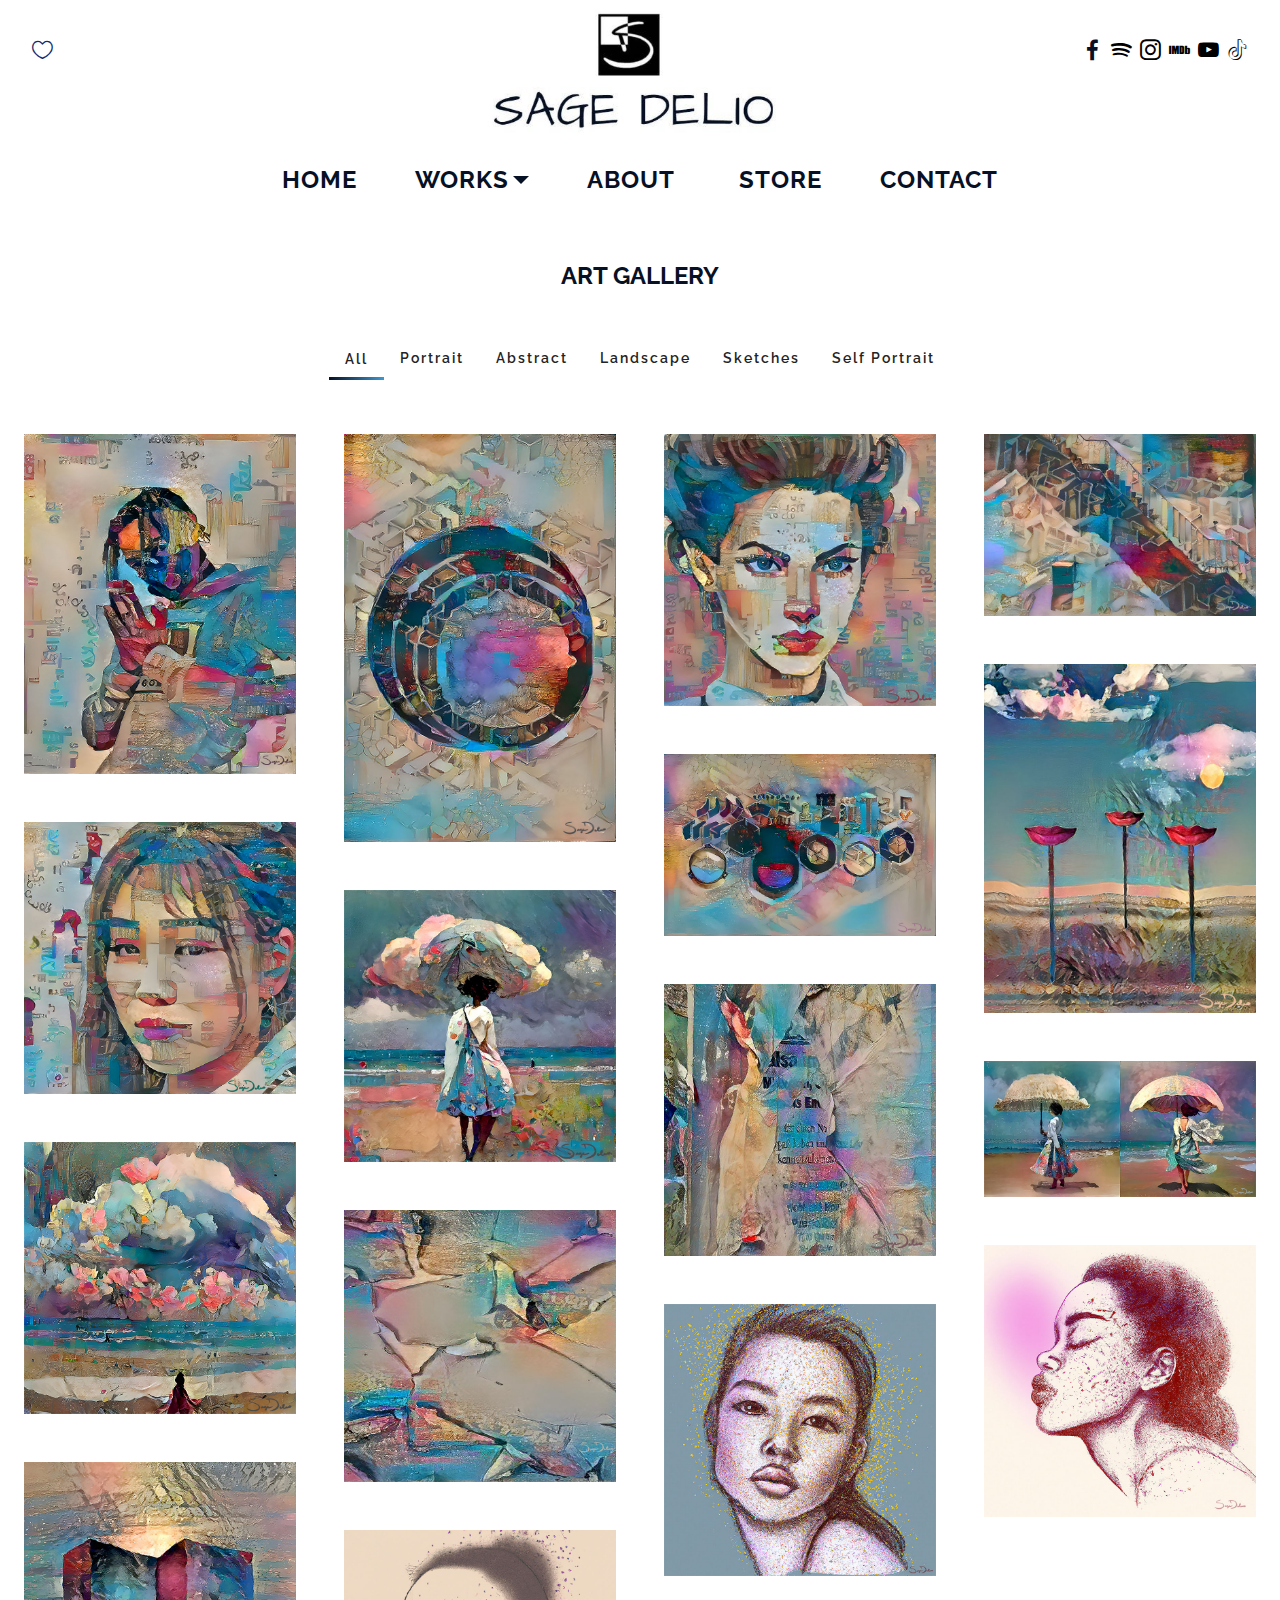
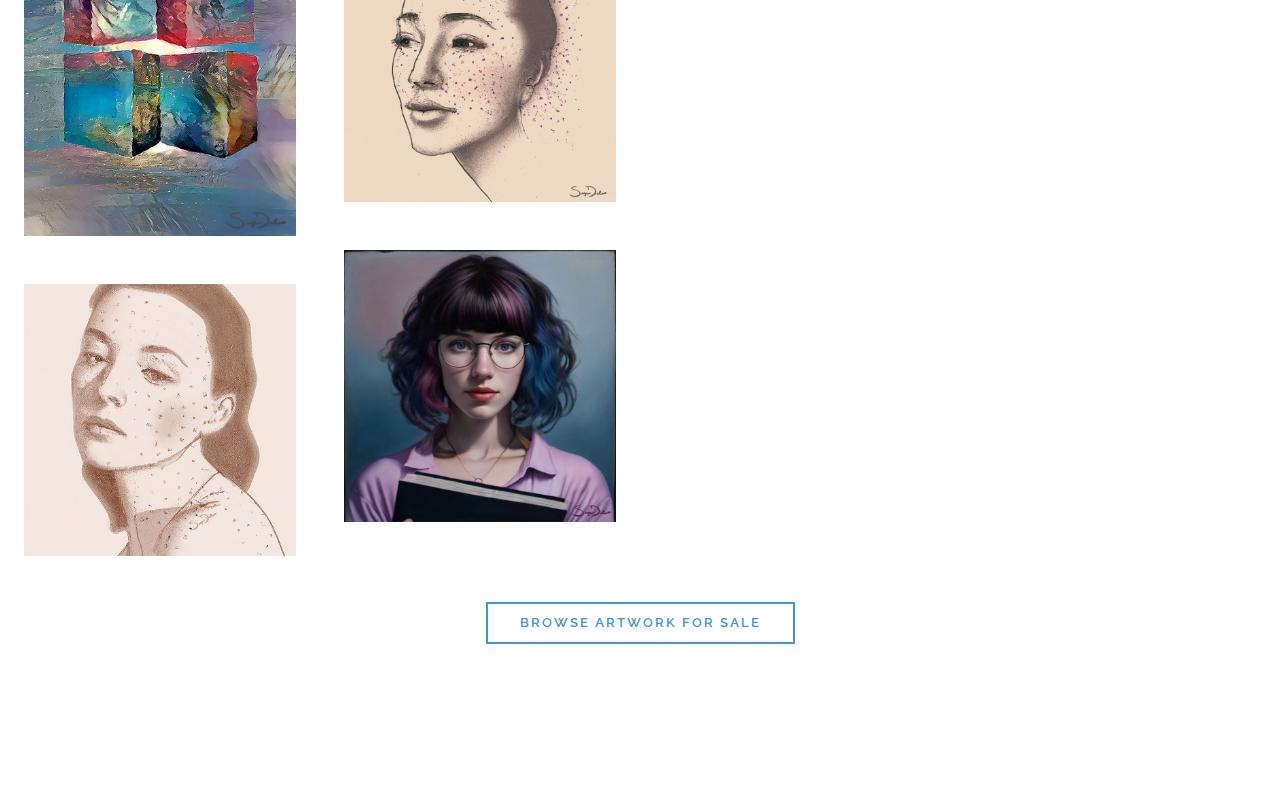
<file: artwork.html>
<!DOCTYPE html>
<html  >
<head>
  
  <meta charset="UTF-8">
  <meta http-equiv="X-UA-Compatible" content="IE=edge">
  
  <meta name="twitter:card" content="summary_large_image"/>
  <meta name="twitter:image:src" content="">
  <meta property="og:image" content="">
  <meta name="twitter:title" content="Artwork | Sage Delio">
  <meta name="viewport" content="width=device-width, initial-scale=1, minimum-scale=1">
  <link rel="shortcut icon" href="assets/images/block-logo-119x119-119x119.png" type="image/x-icon">
  <meta name="description" content="">
  
  
  <title>Artwork | Sage Delio</title>
  <link rel="stylesheet" href="assets/web/assets/mobirise-icons-bold/mobirise-icons-bold.css">
  <link rel="stylesheet" href="assets/web/assets/mobirise-icons/mobirise-icons.css">
  <link rel="stylesheet" href="assets/tether/tether.min.css">
  <link rel="stylesheet" href="assets/bootstrap/css/bootstrap.min.css">
  <link rel="stylesheet" href="assets/bootstrap/css/bootstrap-grid.min.css">
  <link rel="stylesheet" href="assets/bootstrap/css/bootstrap-reboot.min.css">
  <link rel="stylesheet" href="assets/dropdown/css/style.css">
  <link rel="stylesheet" href="assets/socicon/css/styles.css">
  <link rel="stylesheet" href="assets/theme/css/style.css">
  <link rel="stylesheet" href="assets/gallery/style.css">
  <link rel="preload" href="https://fonts.googleapis.com/css?family=Architects+Daughter:400&display=swap" as="style" onload="this.onload=null;this.rel='stylesheet'">
  <noscript><link rel="stylesheet" href="https://fonts.googleapis.com/css?family=Architects+Daughter:400&display=swap"></noscript>
  <link rel="preload" href="https://fonts.googleapis.com/css?family=Raleway:100,200,300,400,500,600,700,800,900,100i,200i,300i,400i,500i,600i,700i,800i,900i&display=swap" as="style" onload="this.onload=null;this.rel='stylesheet'">
  <noscript><link rel="stylesheet" href="https://fonts.googleapis.com/css?family=Raleway:100,200,300,400,500,600,700,800,900,100i,200i,300i,400i,500i,600i,700i,800i,900i&display=swap"></noscript>
  <link rel="preload" as="style" href="assets/mobirise/css/mbr-additional.css"><link rel="stylesheet" href="assets/mobirise/css/mbr-additional.css" type="text/css">
  
  
  
  
</head>
<body>
  
  <section class="menu1 luxurym4_menu1 cid-tt2ZiIRjPs" once="menu" id="menu1-2t" data-sortbtn="btn-primary">

    

    <nav class="navbar navbar-dropdown navbar-fixed-top navbar-expand-lg">
        <div class="social-block">
            <div class="social">
                
                
                
                
            <a href="https://sagedelio.com/charities"><span class="icon1 mbr-iconfont mbrib-hearth"></span></a></div>
            <div class="social-2">
                
                
            <a href="https://facebook.com/sagedelioofficial" target="_blank"><span class="icon1 mbr-iconfont socicon-facebook socicon" style="color: rgb(7, 17, 37); fill: rgb(7, 17, 37);"></span></a><a href="https://open.spotify.com/artist/7HUrRpxnnIpU9Z56cB7ex8" target="_blank"><span class="icon1 mbr-iconfont socicon-spotify socicon" style="color: rgb(0, 0, 0); fill: rgb(0, 0, 0);"></span></a><a href="https://www.instagram.com/sagedelio_" target="_blank"><span class="icon1 mbr-iconfont socicon-instagram socicon" style="color: rgb(0, 0, 0); fill: rgb(0, 0, 0);"></span></a><a href="https://www.imdb.com/name/nm12033732/"><span class="icon1 mbr-iconfont socicon-imdb socicon" style="color: rgb(0, 0, 0); fill: rgb(0, 0, 0);"></span></a><a href="https://www.youtube.com/@SageDelio" target="_blank"><span class="icon1 mbr-iconfont socicon-youtube socicon" style="color: rgb(0, 0, 0); fill: rgb(0, 0, 0);"></span></a><a href="https://www.tiktok.com/@sagedelio" target="_blank"><span class="icon1 mbr-iconfont socicon-tiktok socicon" style="color: rgb(0, 0, 0); fill: rgb(0, 0, 0);"></span></a></div>
        </div>
        <div class="navbar-brand">
            <span class="navbar-logo">
                <a href="https://sagedelio.com/">
                    <img src="assets/images/menuimage2-429x181.jpg" alt="Sage Delio Official Logo" style="height: 8rem;">
                </a>
            </span>
            
        </div>
        <button class="navbar-toggler" type="button" data-toggle="collapse" data-target="#navbarSupportedContent" aria-controls="navbarNavAltMarkup" aria-expanded="false" aria-label="Toggle navigation">
            <div class="hamburger">
                <span></span>
                <span></span>
                <span></span>
                <span></span>
            </div>
        </button>
        <div class="collapse navbar-collapse" id="navbarSupportedContent">
            <ul class="navbar-nav nav-dropdown nav-right" data-app-modern-menu="true"><li class="nav-item">
                    <a class="nav-link link text-primary display-2" href="https://sagedelio.com/">HOME</a>
                </li>
                <li class="nav-item dropdown">
                    <a class="nav-link link dropdown-toggle text-primary display-2" href="#" data-toggle="dropdown-submenu" aria-expanded="false">WORKS</a><div class="dropdown-menu"><a class="dropdown-item text-primary display-2" href="https://sagedelio.com/poetry">POETRY<br></a><a class="dropdown-item text-primary display-2" href="https://sagedelio.com/music">MUSIC</a><a class="dropdown-item text-primary display-2" href="https://www.sagedelio.com/artwork">ARTWORK</a></div>
                </li>
                
                <li class="nav-item">
                    <a class="nav-link link text-primary display-2" href="https://sagedelio.com/about"><p>ABOUT&nbsp;</p></a>
                </li>
                <li class="nav-item">
                    <a class="nav-link link text-primary display-2" href="https://sagedelio.com/store">STORE</a>
                </li>
                <li class="nav-item">
                    <a class="nav-link link text-primary display-2" href="https://sagedelio.com/contact">CONTACT</a>
                </li></ul>
        </div>
    </nav>
</section>

<section class="extGallery mbr-gallery mbr-slider-carousel cid-tlWtpoHWO6" id="extGallery3-2s" data-sortbtn="btn-primary">

    

    
    <div class="container-fluid">
        <div class="row justify-content-center">
            <div class="col-sm-10">
                <h2 class="align-center mbr-fonts-style mbr-section-title display-2"><strong>ART GALLERY</strong></h2>
            </div>
        </div>
    </div>
    <div>
        <div class="col-left-gallery"><!-- Filter --><div class="mbr-gallery-filter container gallery-filter-active"><ul buttons="0"><li class="mbr-gallery-filter-all active"><a class="btn btn-md btn-warning-outline display-7" href="">All</a></li></ul></div><!-- Gallery --><div class="mbr-gallery-row"><div class="mbr-gallery-layout-default"><div><div><div class="mbr-gallery-item mbr-gallery-item--p3" data-video-url="false" data-tags="Portrait"><div href="#lb-extGallery3-2s" data-slide-to="0" data-bs-slide-to="0" data-toggle="modal" data-bs-toggle="modal"><img src="assets/images/2022-judgement-webshare-800x1000.jpg" alt="" title=""><span class="icon-focus"></span><span class="mbr-gallery-title mbr-fonts-style display-7">Judgement (2022)<br></span></div></div><div class="mbr-gallery-item mbr-gallery-item--p3" data-video-url="false" data-tags="Abstract"><div href="#lb-extGallery3-2s" data-slide-to="1" data-bs-slide-to="1" data-toggle="modal" data-bs-toggle="modal"><img src="assets/images/2022-circular-plates-webshare-600x900.jpg" alt="" title=""><span class="icon-focus"></span><span class="mbr-gallery-title mbr-fonts-style display-7">Circular Plates (2022)<br></span></div></div><div class="mbr-gallery-item mbr-gallery-item--p3" data-video-url="false" data-tags="Portrait"><div href="#lb-extGallery3-2s" data-slide-to="2" data-bs-slide-to="2" data-toggle="modal" data-bs-toggle="modal"><img src="assets/images/2022-jolie-webshare-800x800.jpg" alt="" title=""><span class="icon-focus"></span><span class="mbr-gallery-title mbr-fonts-style display-7">Jolie (2022)<br></span></div></div><div class="mbr-gallery-item mbr-gallery-item--p3" data-video-url="false" data-tags="Abstract"><div href="#lb-extGallery3-2s" data-slide-to="3" data-bs-slide-to="3" data-toggle="modal" data-bs-toggle="modal"><img src="assets/images/2022-the-staircase-9x6-webshare-800x533.jpg" alt="" title=""><span class="icon-focus"></span><span class="mbr-gallery-title mbr-fonts-style display-7">The Staircase (2022)<br></span></div></div><div class="mbr-gallery-item mbr-gallery-item--p3" data-video-url="false" data-tags="Portrait"><div href="#lb-extGallery3-2s" data-slide-to="4" data-bs-slide-to="4" data-toggle="modal" data-bs-toggle="modal"><img src="assets/images/2022-objection-webshare-800x800.jpg" alt="" title=""><span class="icon-focus"></span><span class="mbr-gallery-title mbr-fonts-style display-7">Objection (2022)<br></span></div></div><div class="mbr-gallery-item mbr-gallery-item--p3" data-video-url="false" data-tags="Landscape"><div href="#lb-extGallery3-2s" data-slide-to="5" data-bs-slide-to="5" data-toggle="modal" data-bs-toggle="modal"><img src="assets/images/2022-spring-tradition-webshare-800x800.jpg" alt="" title=""><span class="icon-focus"></span><span class="mbr-gallery-title mbr-fonts-style display-7">Spring Tradition (2022)<br></span></div></div><div class="mbr-gallery-item mbr-gallery-item--p3" data-video-url="false" data-tags="Abstract"><div href="#lb-extGallery3-2s" data-slide-to="6" data-bs-slide-to="6" data-toggle="modal" data-bs-toggle="modal"><img src="assets/images/2022-prism-machine-webshare-800x533.jpg" alt="" title=""><span class="icon-focus"></span><span class="mbr-gallery-title mbr-fonts-style display-7">Prism Machine (2022)<br></span></div></div><div class="mbr-gallery-item mbr-gallery-item--p3" data-video-url="false" data-tags="Landscape"><div href="#lb-extGallery3-2s" data-slide-to="7" data-bs-slide-to="7" data-toggle="modal" data-bs-toggle="modal"><img src="assets/images/2022-lipsticks-too-webshare-700x900.jpg" alt="" title=""><span class="icon-focus"></span><span class="mbr-gallery-title mbr-fonts-style display-7">Lipsticks Too (2022)<br></span></div></div><div class="mbr-gallery-item mbr-gallery-item--p3" data-video-url="false" data-tags="Landscape"><div href="#lb-extGallery3-2s" data-slide-to="8" data-bs-slide-to="8" data-toggle="modal" data-bs-toggle="modal"><img src="assets/images/2022-seated-below-the-clouds-webshare-800x800.jpg" alt="" title=""><span class="icon-focus"></span><span class="mbr-gallery-title mbr-fonts-style display-7"><p>Seated Below The Clouds (2022)<br></p></span></div></div><div class="mbr-gallery-item mbr-gallery-item--p3" data-video-url="false" data-tags="Abstract"><div href="#lb-extGallery3-2s" data-slide-to="9" data-bs-slide-to="9" data-toggle="modal" data-bs-toggle="modal"><img src="assets/images/2022-pull-back-webshare-800x800.jpg" alt="" title=""><span class="icon-focus"></span><span class="mbr-gallery-title mbr-fonts-style display-7"><p>Pull Back&nbsp;(2022)<br></p></span></div></div><div class="mbr-gallery-item mbr-gallery-item--p3" data-video-url="false" data-tags="Abstract"><div href="#lb-extGallery3-2s" data-slide-to="10" data-bs-slide-to="10" data-toggle="modal" data-bs-toggle="modal"><img src="assets/images/2022-tolerance-webshare-800x800.jpg" alt="" title=""><span class="icon-focus"></span><span class="mbr-gallery-title mbr-fonts-style display-7">Tolerance (2022)<br></span></div></div><div class="mbr-gallery-item mbr-gallery-item--p3" data-video-url="false" data-tags="Landscape"><div href="#lb-extGallery3-2s" data-slide-to="11" data-bs-slide-to="11" data-toggle="modal" data-bs-toggle="modal"><img src="assets/images/2022-umbrellas-webshare-800x400.jpg" alt="" title=""><span class="icon-focus"></span><span class="mbr-gallery-title mbr-fonts-style display-7">Umbrellas (2022)<br></span></div></div><div class="mbr-gallery-item mbr-gallery-item--p3" data-video-url="false" data-tags="Abstract"><div href="#lb-extGallery3-2s" data-slide-to="12" data-bs-slide-to="12" data-toggle="modal" data-bs-toggle="modal"><img src="assets/images/2022-the-divide-webshare-800x1100.jpg" alt="" title=""><span class="icon-focus"></span><span class="mbr-gallery-title mbr-fonts-style display-7">The Divide (2022)<br></span></div></div><div class="mbr-gallery-item mbr-gallery-item--p3" data-video-url="false" data-tags="Sketches"><div href="#lb-extGallery3-2s" data-slide-to="13" data-bs-slide-to="13" data-toggle="modal" data-bs-toggle="modal"><img src="assets/images/2022-sketch-22.01-mary-webshare-800x800.jpg" alt="" title=""><span class="icon-focus"></span><span class="mbr-gallery-title mbr-fonts-style display-7">Sketch 22.01 Mary (2022)<br></span></div></div><div class="mbr-gallery-item mbr-gallery-item--p3" data-video-url="false" data-tags="Sketches"><div href="#lb-extGallery3-2s" data-slide-to="14" data-bs-slide-to="14" data-toggle="modal" data-bs-toggle="modal"><img src="assets/images/2022-sketch-22.02-tina-webshare-800x800.jpg" alt="" title=""><span class="icon-focus"></span><span class="mbr-gallery-title mbr-fonts-style display-7">Sketch 22.02 Tina (2022)<br></span></div></div><div class="mbr-gallery-item mbr-gallery-item--p3" data-video-url="false" data-tags="Sketches"><div href="#lb-extGallery3-2s" data-slide-to="15" data-bs-slide-to="15" data-toggle="modal" data-bs-toggle="modal"><img src="assets/images/2022-sketch-22.03-sabrina-webshare-800x800.jpg" alt="" title=""><span class="icon-focus"></span><span class="mbr-gallery-title mbr-fonts-style display-7">Sketch 22.03 Sabrina (2022)<br></span></div></div><div class="mbr-gallery-item mbr-gallery-item--p3" data-video-url="false" data-tags="Sketches"><div href="#lb-extGallery3-2s" data-slide-to="16" data-bs-slide-to="16" data-toggle="modal" data-bs-toggle="modal"><img src="assets/images/2022-sketch-22.04-dahlia-webshare-800x800.jpg" alt="" title=""><span class="icon-focus"></span><span class="mbr-gallery-title mbr-fonts-style display-7">Sketch 22.04 Dahlia (2022)<br></span></div></div><div class="mbr-gallery-item mbr-gallery-item--p3" data-video-url="false" data-tags="Self Portrait"><div href="#lb-extGallery3-2s" data-slide-to="17" data-bs-slide-to="17" data-toggle="modal" data-bs-toggle="modal"><img src="assets/images/2023-self-portrait-sage-delio-3-800x800.jpg" alt="Sage Delio Self Portrait #1" title=""><span class="icon-focus"></span><span class="mbr-gallery-title mbr-fonts-style display-7"><p>Self Portrait #1&nbsp;(2023)<br></p></span></div></div></div></div><div class="clearfix"></div></div></div><!-- Lightbox --><div data-app-prevent-settings="" class="mbr-slider modal fade carousel slide" tabindex="-1" data-keyboard="true" data-bs-keyboard="true" data-interval="false" data-bs-interval="false" id="lb-extGallery3-2s"><div class="modal-dialog"><div class="modal-content"><div class="modal-body"><div class="carousel-inner"><div class="carousel-item"><img src="assets/images/2022-judgement-webshare.jpg" alt="" title=""></div><div class="carousel-item"><img src="assets/images/2022-circular-plates-webshare.jpg" alt="" title=""></div><div class="carousel-item"><img src="assets/images/2022-jolie-webshare.jpg" alt="" title=""></div><div class="carousel-item"><img src="assets/images/2022-the-staircase-9x6-webshare.jpg" alt="" title=""></div><div class="carousel-item"><img src="assets/images/2022-objection-webshare.jpg" alt="" title=""></div><div class="carousel-item"><img src="assets/images/2022-spring-tradition-webshare.jpg" alt="" title=""></div><div class="carousel-item"><img src="assets/images/2022-prism-machine-webshare.jpg" alt="" title=""></div><div class="carousel-item"><img src="assets/images/2022-lipsticks-too-webshare.jpg" alt="" title=""></div><div class="carousel-item"><img src="assets/images/2022-seated-below-the-clouds-webshare.jpg" alt="" title=""></div><div class="carousel-item"><img src="assets/images/2022-pull-back-webshare.jpg" alt="" title=""></div><div class="carousel-item"><img src="assets/images/2022-tolerance-webshare.jpg" alt="" title=""></div><div class="carousel-item"><img src="assets/images/2022-umbrellas-webshare.jpg" alt="" title=""></div><div class="carousel-item"><img src="assets/images/2022-the-divide-webshare.jpg" alt="" title=""></div><div class="carousel-item"><img src="assets/images/2022-sketch-22.01-mary-webshare.jpg" alt="" title=""></div><div class="carousel-item"><img src="assets/images/2022-sketch-22.02-tina-webshare.jpg" alt="" title=""></div><div class="carousel-item"><img src="assets/images/2022-sketch-22.03-sabrina-webshare.jpg" alt="" title=""></div><div class="carousel-item"><img src="assets/images/2022-sketch-22.04-dahlia-webshare.jpg" alt="" title=""></div><div class="carousel-item active"><img src="assets/images/2023-self-portrait-sage-delio-3.jpg" alt="Sage Delio Self Portrait #1" title=""></div></div><a class="carousel-control carousel-control-prev" role="button" data-slide="prev" data-bs-slide="prev" href="#lb-extGallery3-2s"><span class="mbri-left mbr-iconfont" aria-hidden="true"></span><span class="sr-only visually-hidden">Previous</span></a><a class="carousel-control carousel-control-next" role="button" data-slide="next" data-bs-slide="next" href="#lb-extGallery3-2s"><span class="mbri-right mbr-iconfont" aria-hidden="true"></span><span class="sr-only visually-hidden">Next</span></a><a class="close" href="#" role="button" data-dismiss="modal" data-bs-dismiss="modal"><span class="sr-only visually-hidden">Close</span></a></div></div></div></div></div>
    </div>
</section>

<section class="mbr-section content8 cid-sJXqljiLC5" id="content8-i" data-sortbtn="btn-primary">

    

    <div class="container">
        <div class="media-container-row title">
            <div class="col-12 col-md-8">
                <div class="mbr-section-btn align-center"><a class="btn btn-secondary-outline display-4" href="https://sagedelio.com/store">BROWSE ARTWORK FOR SALE</a></div>
            </div>
        </div>
    </div>
</section>

<section once="footers" class="cid-tli6eA0x1i mbr-reveal" id="footer7-2q" data-sortbtn="btn-primary">

    

    

    <div class="container">
        <div class="media-container-row align-center mbr-white">
            
            
            <div class="row row-copirayt">
                <p class="mbr-text mb-0 mbr-fonts-style mbr-white align-center display-7"><strong>
                    © <script>new Date().getFullYear() > document.write(new Date().getFullYear());</script> SAGE DELIO.</strong></p>
            </div>
        </div>
    </div>
</section>


<script src="assets/web/assets/jquery/jquery.min.js"></script>
  <script src="assets/popper/popper.min.js"></script>
  <script src="assets/tether/tether.min.js"></script>
  <script src="assets/bootstrap/js/bootstrap.min.js"></script>
  <script src="assets/smoothscroll/smooth-scroll.js"></script>
  <script src="assets/masonry/masonry.pkgd.min.js"></script>
  <script src="assets/imagesloaded/imagesloaded.pkgd.min.js"></script>
  <script src="assets/bootstrapcarouselswipe/bootstrap-carousel-swipe.js"></script>
  <script src="assets/dropdown/js/nav-dropdown.js"></script>
  <script src="assets/dropdown/js/navbar-dropdown.js"></script>
  <script src="assets/touchswipe/jquery.touch-swipe.min.js"></script>
  <script src="assets/theme/js/script.js"></script>
  <script src="assets/gallery/player.min.js"></script>
  <script src="assets/gallery/script.js"></script>
  
  
  
</body>
</html>
</file>
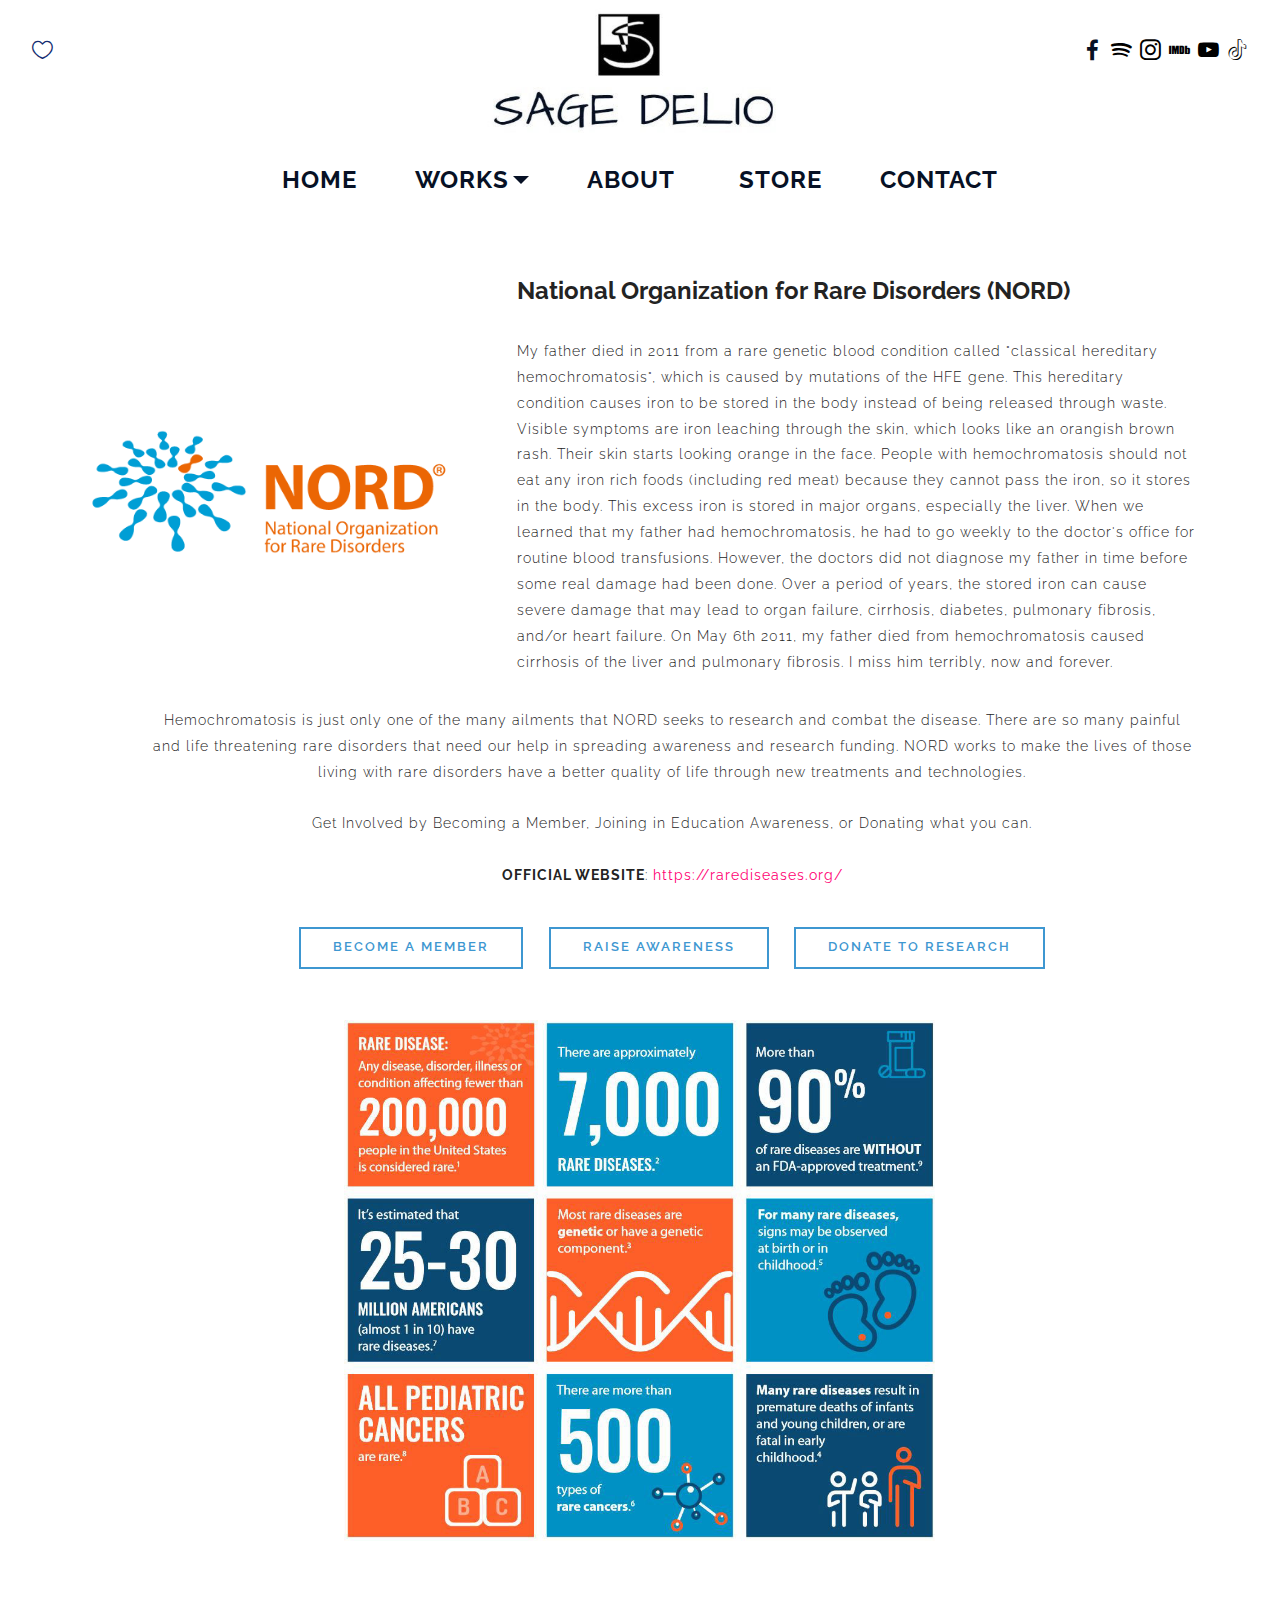
<file: charities.html>
<!DOCTYPE html>
<html  >
<head>
  
  <meta charset="UTF-8">
  <meta http-equiv="X-UA-Compatible" content="IE=edge">
  
  <meta name="twitter:card" content="summary_large_image"/>
  <meta name="twitter:image:src" content="">
  <meta property="og:image" content="">
  <meta name="twitter:title" content="Charities | Sage Delio">
  <meta name="viewport" content="width=device-width, initial-scale=1, minimum-scale=1">
  <link rel="shortcut icon" href="assets/images/block-logo-119x119-119x119.png" type="image/x-icon">
  <meta name="description" content="">
  
  
  <title>Charities | Sage Delio</title>
  <link rel="stylesheet" href="assets/web/assets/mobirise-icons-bold/mobirise-icons-bold.css">
  <link rel="stylesheet" href="assets/tether/tether.min.css">
  <link rel="stylesheet" href="assets/bootstrap/css/bootstrap.min.css">
  <link rel="stylesheet" href="assets/bootstrap/css/bootstrap-grid.min.css">
  <link rel="stylesheet" href="assets/bootstrap/css/bootstrap-reboot.min.css">
  <link rel="stylesheet" href="assets/dropdown/css/style.css">
  <link rel="stylesheet" href="assets/socicon/css/styles.css">
  <link rel="stylesheet" href="assets/theme/css/style.css">
  <link rel="preload" href="https://fonts.googleapis.com/css?family=Architects+Daughter:400&display=swap" as="style" onload="this.onload=null;this.rel='stylesheet'">
  <noscript><link rel="stylesheet" href="https://fonts.googleapis.com/css?family=Architects+Daughter:400&display=swap"></noscript>
  <link rel="preload" href="https://fonts.googleapis.com/css?family=Raleway:100,200,300,400,500,600,700,800,900,100i,200i,300i,400i,500i,600i,700i,800i,900i&display=swap" as="style" onload="this.onload=null;this.rel='stylesheet'">
  <noscript><link rel="stylesheet" href="https://fonts.googleapis.com/css?family=Raleway:100,200,300,400,500,600,700,800,900,100i,200i,300i,400i,500i,600i,700i,800i,900i&display=swap"></noscript>
  <link rel="preload" as="style" href="assets/mobirise/css/mbr-additional.css"><link rel="stylesheet" href="assets/mobirise/css/mbr-additional.css" type="text/css">
  
  
  
  
</head>
<body>
  
  <section class="menu1 luxurym4_menu1 cid-tt2ZiIRjPs" once="menu" id="menu1-2t" data-sortbtn="btn-primary">

    

    <nav class="navbar navbar-dropdown navbar-fixed-top navbar-expand-lg">
        <div class="social-block">
            <div class="social">
                
                
                
                
            <a href="https://sagedelio.com/charities"><span class="icon1 mbr-iconfont mbrib-hearth"></span></a></div>
            <div class="social-2">
                
                
            <a href="https://facebook.com/sagedelioofficial" target="_blank"><span class="icon1 mbr-iconfont socicon-facebook socicon" style="color: rgb(7, 17, 37); fill: rgb(7, 17, 37);"></span></a><a href="https://open.spotify.com/artist/7HUrRpxnnIpU9Z56cB7ex8" target="_blank"><span class="icon1 mbr-iconfont socicon-spotify socicon" style="color: rgb(0, 0, 0); fill: rgb(0, 0, 0);"></span></a><a href="https://www.instagram.com/sagedelio_" target="_blank"><span class="icon1 mbr-iconfont socicon-instagram socicon" style="color: rgb(0, 0, 0); fill: rgb(0, 0, 0);"></span></a><a href="https://www.imdb.com/name/nm12033732/"><span class="icon1 mbr-iconfont socicon-imdb socicon" style="color: rgb(0, 0, 0); fill: rgb(0, 0, 0);"></span></a><a href="https://www.youtube.com/@SageDelio" target="_blank"><span class="icon1 mbr-iconfont socicon-youtube socicon" style="color: rgb(0, 0, 0); fill: rgb(0, 0, 0);"></span></a><a href="https://www.tiktok.com/@sagedelio" target="_blank"><span class="icon1 mbr-iconfont socicon-tiktok socicon" style="color: rgb(0, 0, 0); fill: rgb(0, 0, 0);"></span></a></div>
        </div>
        <div class="navbar-brand">
            <span class="navbar-logo">
                <a href="https://sagedelio.com/">
                    <img src="assets/images/menuimage2-429x181.jpg" alt="Sage Delio Official Logo" style="height: 8rem;">
                </a>
            </span>
            
        </div>
        <button class="navbar-toggler" type="button" data-toggle="collapse" data-target="#navbarSupportedContent" aria-controls="navbarNavAltMarkup" aria-expanded="false" aria-label="Toggle navigation">
            <div class="hamburger">
                <span></span>
                <span></span>
                <span></span>
                <span></span>
            </div>
        </button>
        <div class="collapse navbar-collapse" id="navbarSupportedContent">
            <ul class="navbar-nav nav-dropdown nav-right" data-app-modern-menu="true"><li class="nav-item">
                    <a class="nav-link link text-primary display-2" href="https://sagedelio.com/">HOME</a>
                </li>
                <li class="nav-item dropdown">
                    <a class="nav-link link dropdown-toggle text-primary display-2" href="#" data-toggle="dropdown-submenu" aria-expanded="false">WORKS</a><div class="dropdown-menu"><a class="dropdown-item text-primary display-2" href="https://sagedelio.com/poetry">POETRY<br></a><a class="dropdown-item text-primary display-2" href="https://sagedelio.com/music">MUSIC</a><a class="dropdown-item text-primary display-2" href="https://www.sagedelio.com/artwork">ARTWORK</a></div>
                </li>
                
                <li class="nav-item">
                    <a class="nav-link link text-primary display-2" href="https://sagedelio.com/about"><p>ABOUT&nbsp;</p></a>
                </li>
                <li class="nav-item">
                    <a class="nav-link link text-primary display-2" href="https://sagedelio.com/store">STORE</a>
                </li>
                <li class="nav-item">
                    <a class="nav-link link text-primary display-2" href="https://sagedelio.com/contact">CONTACT</a>
                </li></ul>
        </div>
    </nav>
</section>

<section class="header3 cid-sJXR8SwB6O" id="header3-x" data-sortbtn="btn-primary">

    

    

    <div class="container">
        <div class="media-container-row">
            <div class="mbr-figure" style="width: 60%;">
                <img src="assets/images/nord-national-organization-for-rare-disorders-inc-logo-vector-900x500.png" alt="">
            </div>

            <div class="media-content">
                <h1 class="mbr-section-title mbr-white pb-3 mbr-fonts-style display-2"><strong>National Organization for Rare Disorders (NORD)</strong></h1>
                
                <div class="mbr-section-text mbr-white pb-3 ">
                    <p class="mbr-text mbr-fonts-style display-7">My father died in 2011 from a rare genetic blood condition called "classical hereditary hemochromatosis", which is caused by mutations of the HFE gene. This hereditary condition causes iron to be stored in the body instead of being released through waste. Visible symptoms are iron leaching through the skin, which looks like an orangish brown rash. Their skin starts looking orange&nbsp;in the face. People&nbsp;with hemochromatosis should not eat any iron rich foods (including red meat) because they cannot pass the iron, so it stores in the body. This excess iron is stored in major organs, especially the liver. When we learned that my father had&nbsp;hemochromatosis, he had to go weekly to the doctor's office for routine blood transfusions. However, the doctors did not diagnose my father in time before some real damage had been done. Over a period of years, the stored iron can cause severe damage that may lead to organ failure, cirrhosis, diabetes,&nbsp;pulmonary fibrosis, and/or heart failure. On May 6th 2011, my father died from hemochromatosis caused cirrhosis of the liver and pulmonary fibrosis. I miss him terribly, now and forever.<br></p>
                </div>
                
                

                    
                    
                    
                
            </div>
        </div>
    </div>

</section>

<section class="header3 cid-tli8epX8KW" id="header3-2r" data-sortbtn="btn-primary">

    

    

    <div class="container">
        <div class="media-container-row">
            <div class="mbr-figure" style="width: 0%;">
                <img src="assets/images/nord-national-organization-for-rare-disorders-inc-logo-vector-900x500.png" alt="">
            </div>

            <div class="media-content">
                
                
                <div class="mbr-section-text mbr-white pb-3 ">
                    <p class="mbr-text mbr-fonts-style display-7">Hemochromatosis is just only one of the many ailments that NORD seeks to research and combat the disease. There are so many painful and life threatening rare disorders that need our help in spreading awareness and research funding. NORD works to make the lives of those living with rare disorders have a better quality of life through new treatments and technologies.<br><br>Get Involved by Becoming a Member, Joining in Education Awareness, or Donating what you can.<br><br><strong>OFFICIAL WEBSITE</strong>:&nbsp;<a href="https://rarediseases.org/" class="text-info" target="_blank">https://rarediseases.org/</a></p>
                </div>
                
                

                    
                    
                    
                <div class="mbr-section-btn"><a class="btn btn-md btn-secondary-outline display-4" href="https://rarediseases.org/get-involved/join/become-member/" target="_blank">BECOME A MEMBER</a> <a class="btn btn-md btn-secondary-outline display-4" href="https://rarediseases.org/get-involved/educate/raise-awareness/" target="_blank">RAISE AWARENESS</a> <a class="btn btn-md btn-secondary-outline display-4" href="https://rarediseases.org/get-involved/donate-now/research-program/" target="_blank">DONATE TO RESEARCH</a></div>
            </div>
        </div>
    </div>

</section>

<section class="image1 luxurym4_image1 cid-sJXWEuU5ap" id="image1-11" data-sortbtn="btn-primary">

    
    
    <div class="container-fluid align-center">
        <div class="row media-row">
            
        <div class="team-item col-lg-6 col-md-6">
                <div class="item-image">
                    <img src="assets/images/temp-980x860.jpg" alt="">
                </div>
                <div class="item-caption py-3">
                    
                </div>
            </div></div>
    </div>
</section>

<section once="footers" class="cid-tli6eA0x1i mbr-reveal" id="footer7-2q" data-sortbtn="btn-primary">

    

    

    <div class="container">
        <div class="media-container-row align-center mbr-white">
            
            
            <div class="row row-copirayt">
                <p class="mbr-text mb-0 mbr-fonts-style mbr-white align-center display-7"><strong>
                    © <script>new Date().getFullYear() > document.write(new Date().getFullYear());</script> SAGE DELIO.</strong></p>
            </div>
        </div>
    </div>
</section>


<script src="assets/web/assets/jquery/jquery.min.js"></script>
  <script src="assets/popper/popper.min.js"></script>
  <script src="assets/tether/tether.min.js"></script>
  <script src="assets/bootstrap/js/bootstrap.min.js"></script>
  <script src="assets/smoothscroll/smooth-scroll.js"></script>
  <script src="assets/dropdown/js/nav-dropdown.js"></script>
  <script src="assets/dropdown/js/navbar-dropdown.js"></script>
  <script src="assets/touchswipe/jquery.touch-swipe.min.js"></script>
  <script src="assets/theme/js/script.js"></script>
  
  
  
</body>
</html>
</file>
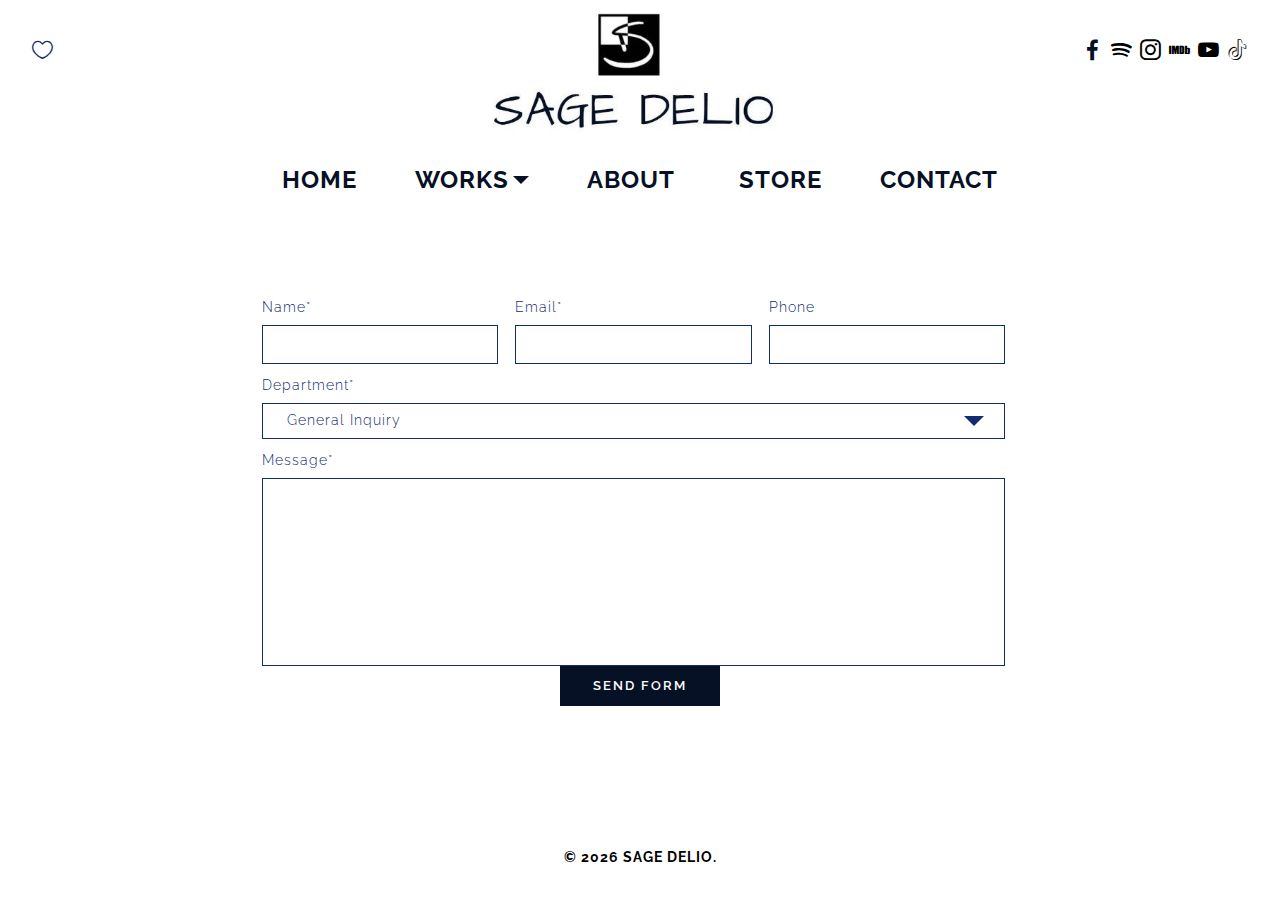
<file: contact.html>
<!DOCTYPE html>
<html  >
<head>
  
  <meta charset="UTF-8">
  <meta http-equiv="X-UA-Compatible" content="IE=edge">
  
  <meta name="twitter:card" content="summary_large_image"/>
  <meta name="twitter:image:src" content="">
  <meta property="og:image" content="">
  <meta name="twitter:title" content="Contact | Sage Delio">
  <meta name="viewport" content="width=device-width, initial-scale=1, minimum-scale=1">
  <link rel="shortcut icon" href="assets/images/block-logo-119x119-119x119.png" type="image/x-icon">
  <meta name="description" content="">
  
  
  <title>Contact | Sage Delio</title>
  <link rel="stylesheet" href="assets/web/assets/mobirise-icons-bold/mobirise-icons-bold.css">
  <link rel="stylesheet" href="assets/tether/tether.min.css">
  <link rel="stylesheet" href="assets/bootstrap/css/bootstrap.min.css">
  <link rel="stylesheet" href="assets/bootstrap/css/bootstrap-grid.min.css">
  <link rel="stylesheet" href="assets/bootstrap/css/bootstrap-reboot.min.css">
  <link rel="stylesheet" href="assets/formstyler/jquery.formstyler.css">
  <link rel="stylesheet" href="assets/formstyler/jquery.formstyler.theme.css">
  <link rel="stylesheet" href="assets/datepicker/jquery.datetimepicker.min.css">
  <link rel="stylesheet" href="assets/dropdown/css/style.css">
  <link rel="stylesheet" href="assets/socicon/css/styles.css">
  <link rel="stylesheet" href="assets/theme/css/style.css">
  <link rel="stylesheet" href="assets/recaptcha.css">
  <link rel="preload" href="https://fonts.googleapis.com/css?family=Architects+Daughter:400&display=swap" as="style" onload="this.onload=null;this.rel='stylesheet'">
  <noscript><link rel="stylesheet" href="https://fonts.googleapis.com/css?family=Architects+Daughter:400&display=swap"></noscript>
  <link rel="preload" href="https://fonts.googleapis.com/css?family=Raleway:100,200,300,400,500,600,700,800,900,100i,200i,300i,400i,500i,600i,700i,800i,900i&display=swap" as="style" onload="this.onload=null;this.rel='stylesheet'">
  <noscript><link rel="stylesheet" href="https://fonts.googleapis.com/css?family=Raleway:100,200,300,400,500,600,700,800,900,100i,200i,300i,400i,500i,600i,700i,800i,900i&display=swap"></noscript>
  <link rel="preload" as="style" href="assets/mobirise/css/mbr-additional.css"><link rel="stylesheet" href="assets/mobirise/css/mbr-additional.css" type="text/css">
  
  
  
  
</head>
<body>
  
  <section class="menu1 luxurym4_menu1 cid-tt2ZiIRjPs" once="menu" id="menu1-2t" data-sortbtn="btn-primary">

    

    <nav class="navbar navbar-dropdown navbar-fixed-top navbar-expand-lg">
        <div class="social-block">
            <div class="social">
                
                
                
                
            <a href="https://sagedelio.com/charities"><span class="icon1 mbr-iconfont mbrib-hearth"></span></a></div>
            <div class="social-2">
                
                
            <a href="https://facebook.com/sagedelioofficial" target="_blank"><span class="icon1 mbr-iconfont socicon-facebook socicon" style="color: rgb(7, 17, 37); fill: rgb(7, 17, 37);"></span></a><a href="https://open.spotify.com/artist/7HUrRpxnnIpU9Z56cB7ex8" target="_blank"><span class="icon1 mbr-iconfont socicon-spotify socicon" style="color: rgb(0, 0, 0); fill: rgb(0, 0, 0);"></span></a><a href="https://www.instagram.com/sagedelio_" target="_blank"><span class="icon1 mbr-iconfont socicon-instagram socicon" style="color: rgb(0, 0, 0); fill: rgb(0, 0, 0);"></span></a><a href="https://www.imdb.com/name/nm12033732/"><span class="icon1 mbr-iconfont socicon-imdb socicon" style="color: rgb(0, 0, 0); fill: rgb(0, 0, 0);"></span></a><a href="https://www.youtube.com/@SageDelio" target="_blank"><span class="icon1 mbr-iconfont socicon-youtube socicon" style="color: rgb(0, 0, 0); fill: rgb(0, 0, 0);"></span></a><a href="https://www.tiktok.com/@sagedelio" target="_blank"><span class="icon1 mbr-iconfont socicon-tiktok socicon" style="color: rgb(0, 0, 0); fill: rgb(0, 0, 0);"></span></a></div>
        </div>
        <div class="navbar-brand">
            <span class="navbar-logo">
                <a href="https://sagedelio.com/">
                    <img src="assets/images/menuimage2-429x181.jpg" alt="Sage Delio Official Logo" style="height: 8rem;">
                </a>
            </span>
            
        </div>
        <button class="navbar-toggler" type="button" data-toggle="collapse" data-target="#navbarSupportedContent" aria-controls="navbarNavAltMarkup" aria-expanded="false" aria-label="Toggle navigation">
            <div class="hamburger">
                <span></span>
                <span></span>
                <span></span>
                <span></span>
            </div>
        </button>
        <div class="collapse navbar-collapse" id="navbarSupportedContent">
            <ul class="navbar-nav nav-dropdown nav-right" data-app-modern-menu="true"><li class="nav-item">
                    <a class="nav-link link text-primary display-2" href="https://sagedelio.com/">HOME</a>
                </li>
                <li class="nav-item dropdown">
                    <a class="nav-link link dropdown-toggle text-primary display-2" href="#" data-toggle="dropdown-submenu" aria-expanded="false">WORKS</a><div class="dropdown-menu"><a class="dropdown-item text-primary display-2" href="https://sagedelio.com/poetry">POETRY<br></a><a class="dropdown-item text-primary display-2" href="https://sagedelio.com/music">MUSIC</a><a class="dropdown-item text-primary display-2" href="https://www.sagedelio.com/artwork">ARTWORK</a></div>
                </li>
                
                <li class="nav-item">
                    <a class="nav-link link text-primary display-2" href="https://sagedelio.com/about"><p>ABOUT&nbsp;</p></a>
                </li>
                <li class="nav-item">
                    <a class="nav-link link text-primary display-2" href="https://sagedelio.com/store">STORE</a>
                </li>
                <li class="nav-item">
                    <a class="nav-link link text-primary display-2" href="https://sagedelio.com/contact">CONTACT</a>
                </li></ul>
        </div>
    </nav>
</section>

<section class="mbr-section form1 cid-sJXnrBg8um" id="form1-d" data-sortbtn="btn-primary">

    

    
    <div class="container">
        <div class="row justify-content-center">
            <div class="title col-12 col-lg-8">
                
                
            </div>
        </div>
    </div>
    <div class="container">
        <div class="row justify-content-center">
            <div class="media-container-column col-lg-8" data-form-type="formoid">
<!--Formbuilder Form-->
<form action="https://mobirise.eu/" method="POST" class="mbr-form form-with-styler" data-form-title="Mobirise Form"><input type="hidden" name="email" data-form-email="true" value="lUHcWTSIDw0jV5XfW0WoDaF/xCxZa6UxbruybaIPsgH9ooBDIUqG2iT79Fv4+/wkiPeOtVfcwgQeFJgI/CfnSH7ucFk0Wf+KlOS5r+euvty7waguOsa5d0LALwBvdz0i.Bnhyosajgma7VKyqQ51LuoEtc/9bknYeNHYbv1rUZ0U/TAFOG8DNlmnXaZNx16wEpF800DsBTAzoNbSkZwq+mu1O82QsLABJf9lBJ1KaS9ffAY8mdcHSyOsDe4/c7dew">
<div class="row">
<div hidden="hidden" data-form-alert="" class="alert alert-success col-12">Thanks for filling out the form!</div>
<div hidden="hidden" data-form-alert-danger="" class="alert alert-danger col-12"> </div>
</div>
<div class="dragArea row">
<div class="col-md-4 form-group" data-for="Name: ">
<label for="Name: -form1-d" class="form-control-label mbr-fonts-style display-7">Name*</label>
<input type="text" name="Name: " data-form-field="Name" required="required" class="form-control display-7" value="" id="Name: -form1-d">
</div>
<div class="col-md-4 form-group" data-for="Email: ">
<label for="Email: -form1-d" class="form-control-label mbr-fonts-style display-7">Email*</label>
<input type="email" name="Email: " data-form-field="Email" required="required" class="form-control display-7" value="" id="Email: -form1-d">
</div>
<div data-for="Phone: " class="col-md-4 form-group">
<label for="Phone: -form1-d" class="form-control-label mbr-fonts-style display-7">Phone</label>
<input type="tel" name="Phone: " data-form-field="Phone" class="form-control display-7" value="" id="Phone: -form1-d">
</div>
<div data-for="Dept: " class="col-lg-12 col-md-12 col-sm-12 form-group">
<label for="Dept: -form1-d" class="form-control-label mbr-fonts-style display-7">Department*</label>
<select name="Dept: " data-form-field="Dept: " class="form-control display-7" required="required" id="Dept: -form1-d">
<option value="General Inquiry">General Inquiry</option>
<option value="Commission Inquiry">Commission Inquiry</option>
<option value="Store Order Inquiry">Store Order Inquiry</option>
</select>
</div>
<div class="col-md-12 form-group" data-for="Message: ">
<label for="Message: -form1-d" class="form-control-label mbr-fonts-style display-7">Message*</label>
<textarea name="Message: " data-form-field="Message" required="required" class="form-control display-7" id="Message: -form1-d"></textarea>
</div>
<div class="col-md-12 input-group-btn align-center">
<button type="submit" class="btn btn-primary btn-form display-4">SEND FORM</button>
</div>
</div>
</form><!--Formbuilder Form-->
</div>
        </div>
    </div>
</section>

<section once="footers" class="cid-tli6eA0x1i mbr-reveal" id="footer7-2q" data-sortbtn="btn-primary">

    

    

    <div class="container">
        <div class="media-container-row align-center mbr-white">
            
            
            <div class="row row-copirayt">
                <p class="mbr-text mb-0 mbr-fonts-style mbr-white align-center display-7"><strong>
                    © <script>new Date().getFullYear() > document.write(new Date().getFullYear());</script> SAGE DELIO.</strong></p>
            </div>
        </div>
    </div>
</section>


<script src="assets/web/assets/jquery/jquery.min.js"></script>
  <script src="assets/popper/popper.min.js"></script>
  <script src="assets/tether/tether.min.js"></script>
  <script src="assets/bootstrap/js/bootstrap.min.js"></script>
  <script src="assets/smoothscroll/smooth-scroll.js"></script>
  <script src="assets/formstyler/jquery.formstyler.js"></script>
  <script src="assets/formstyler/jquery.formstyler.min.js"></script>
  <script src="assets/datepicker/jquery.datetimepicker.full.js"></script>
  <script src="assets/dropdown/js/nav-dropdown.js"></script>
  <script src="assets/dropdown/js/navbar-dropdown.js"></script>
  <script src="assets/touchswipe/jquery.touch-swipe.min.js"></script>
  <script src="assets/theme/js/script.js"></script>
  <script src="assets/formoid.min.js"></script>
  
  
  
</body>
</html>
</file>
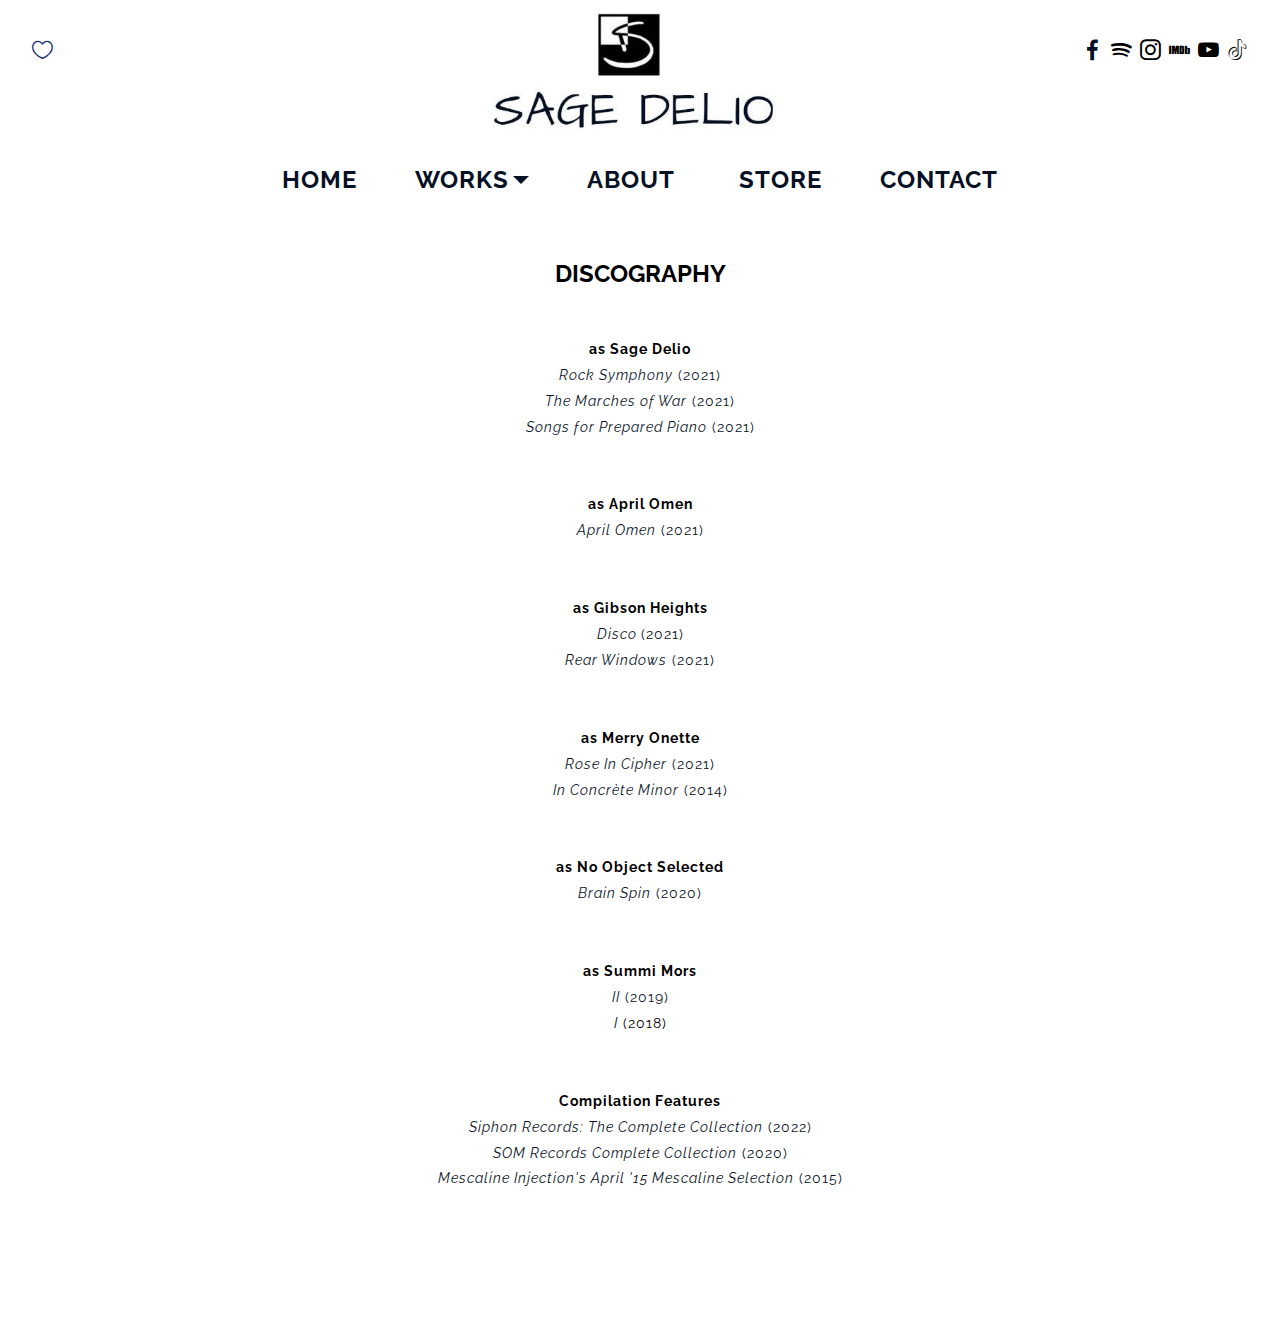
<file: music.html>
<!DOCTYPE html>
<html  >
<head>
  
  <meta charset="UTF-8">
  <meta http-equiv="X-UA-Compatible" content="IE=edge">
  
  <meta name="twitter:card" content="summary_large_image"/>
  <meta name="twitter:image:src" content="">
  <meta property="og:image" content="">
  <meta name="twitter:title" content="Music | Sage Delio">
  <meta name="viewport" content="width=device-width, initial-scale=1, minimum-scale=1">
  <link rel="shortcut icon" href="assets/images/block-logo-119x119-119x119.png" type="image/x-icon">
  <meta name="description" content="">
  
  
  <title>Music | Sage Delio</title>
  <link rel="stylesheet" href="assets/web/assets/mobirise-icons-bold/mobirise-icons-bold.css">
  <link rel="stylesheet" href="assets/tether/tether.min.css">
  <link rel="stylesheet" href="assets/bootstrap/css/bootstrap.min.css">
  <link rel="stylesheet" href="assets/bootstrap/css/bootstrap-grid.min.css">
  <link rel="stylesheet" href="assets/bootstrap/css/bootstrap-reboot.min.css">
  <link rel="stylesheet" href="assets/dropdown/css/style.css">
  <link rel="stylesheet" href="assets/socicon/css/styles.css">
  <link rel="stylesheet" href="assets/theme/css/style.css">
  <link rel="preload" href="https://fonts.googleapis.com/css?family=Architects+Daughter:400&display=swap" as="style" onload="this.onload=null;this.rel='stylesheet'">
  <noscript><link rel="stylesheet" href="https://fonts.googleapis.com/css?family=Architects+Daughter:400&display=swap"></noscript>
  <link rel="preload" href="https://fonts.googleapis.com/css?family=Raleway:100,200,300,400,500,600,700,800,900,100i,200i,300i,400i,500i,600i,700i,800i,900i&display=swap" as="style" onload="this.onload=null;this.rel='stylesheet'">
  <noscript><link rel="stylesheet" href="https://fonts.googleapis.com/css?family=Raleway:100,200,300,400,500,600,700,800,900,100i,200i,300i,400i,500i,600i,700i,800i,900i&display=swap"></noscript>
  <link rel="preload" as="style" href="assets/mobirise/css/mbr-additional.css"><link rel="stylesheet" href="assets/mobirise/css/mbr-additional.css" type="text/css">
  
  
  
  
</head>
<body>
  
  <section class="menu1 luxurym4_menu1 cid-tt2ZiIRjPs" once="menu" id="menu1-2t" data-sortbtn="btn-primary">

    

    <nav class="navbar navbar-dropdown navbar-fixed-top navbar-expand-lg">
        <div class="social-block">
            <div class="social">
                
                
                
                
            <a href="https://sagedelio.com/charities"><span class="icon1 mbr-iconfont mbrib-hearth"></span></a></div>
            <div class="social-2">
                
                
            <a href="https://facebook.com/sagedelioofficial" target="_blank"><span class="icon1 mbr-iconfont socicon-facebook socicon" style="color: rgb(7, 17, 37); fill: rgb(7, 17, 37);"></span></a><a href="https://open.spotify.com/artist/7HUrRpxnnIpU9Z56cB7ex8" target="_blank"><span class="icon1 mbr-iconfont socicon-spotify socicon" style="color: rgb(0, 0, 0); fill: rgb(0, 0, 0);"></span></a><a href="https://www.instagram.com/sagedelio_" target="_blank"><span class="icon1 mbr-iconfont socicon-instagram socicon" style="color: rgb(0, 0, 0); fill: rgb(0, 0, 0);"></span></a><a href="https://www.imdb.com/name/nm12033732/"><span class="icon1 mbr-iconfont socicon-imdb socicon" style="color: rgb(0, 0, 0); fill: rgb(0, 0, 0);"></span></a><a href="https://www.youtube.com/@SageDelio" target="_blank"><span class="icon1 mbr-iconfont socicon-youtube socicon" style="color: rgb(0, 0, 0); fill: rgb(0, 0, 0);"></span></a><a href="https://www.tiktok.com/@sagedelio" target="_blank"><span class="icon1 mbr-iconfont socicon-tiktok socicon" style="color: rgb(0, 0, 0); fill: rgb(0, 0, 0);"></span></a></div>
        </div>
        <div class="navbar-brand">
            <span class="navbar-logo">
                <a href="https://sagedelio.com/">
                    <img src="assets/images/menuimage2-429x181.jpg" alt="Sage Delio Official Logo" style="height: 8rem;">
                </a>
            </span>
            
        </div>
        <button class="navbar-toggler" type="button" data-toggle="collapse" data-target="#navbarSupportedContent" aria-controls="navbarNavAltMarkup" aria-expanded="false" aria-label="Toggle navigation">
            <div class="hamburger">
                <span></span>
                <span></span>
                <span></span>
                <span></span>
            </div>
        </button>
        <div class="collapse navbar-collapse" id="navbarSupportedContent">
            <ul class="navbar-nav nav-dropdown nav-right" data-app-modern-menu="true"><li class="nav-item">
                    <a class="nav-link link text-primary display-2" href="https://sagedelio.com/">HOME</a>
                </li>
                <li class="nav-item dropdown">
                    <a class="nav-link link dropdown-toggle text-primary display-2" href="#" data-toggle="dropdown-submenu" aria-expanded="false">WORKS</a><div class="dropdown-menu"><a class="dropdown-item text-primary display-2" href="https://sagedelio.com/poetry">POETRY<br></a><a class="dropdown-item text-primary display-2" href="https://sagedelio.com/music">MUSIC</a><a class="dropdown-item text-primary display-2" href="https://www.sagedelio.com/artwork">ARTWORK</a></div>
                </li>
                
                <li class="nav-item">
                    <a class="nav-link link text-primary display-2" href="https://sagedelio.com/about"><p>ABOUT&nbsp;</p></a>
                </li>
                <li class="nav-item">
                    <a class="nav-link link text-primary display-2" href="https://sagedelio.com/store">STORE</a>
                </li>
                <li class="nav-item">
                    <a class="nav-link link text-primary display-2" href="https://sagedelio.com/contact">CONTACT</a>
                </li></ul>
        </div>
    </nav>
</section>

<section class="mbr-section content4 cid-sJXqOjYIXz" id="content4-n" data-sortbtn="btn-primary">

    

    <div class="container">
        <div class="media-container-row">
            <div class="title col-12 col-md-8">
                <h2 class="align-center pb-3 mbr-fonts-style display-2"><strong>DISCOGRAPHY</strong><strong><br></strong></h2>
                <h3 class="mbr-section-subtitle align-center mbr-light mbr-fonts-style display-7"><p><a href="https://open.spotify.com/playlist/0bVa9AKKHH1QITcGohT1x1" class="text-primary" target="_blank"></a><strong><br>as Sage Delio</strong><br><a href="https://album.link/9qhjzpfsvvmf8" class="text-primary" target="_blank"><em>Rock Symphony</em></a><a href="https://album.link/9qhjzpfsvvmf8" class="text-primary" target="_blank"> (2021)</a><br><a href="https://siphonrecords.bandcamp.com/album/the-marches-of-war" class="text-primary" target="_blank"><em>The Marches of War</em></a><a href="https://siphonrecords.bandcamp.com/album/the-marches-of-war" class="text-primary" target="_blank"> (2021)</a><br><a href="https://album.link/CZ0qxH24MtHh2" class="text-primary" target="_blank"><em>Songs for Prepared Piano</em></a><a href="https://album.link/CZ0qxH24MtHh2" class="text-primary" target="_blank"> (2021)</a><br><strong><br><br>as April Omen</strong><br><a href="https://aprilomen.bandcamp.com/album/april-omen" class="text-primary" target="_blank"><em>April Omen</em></a><a href="https://aprilomen.bandcamp.com/album/april-omen" class="text-primary" target="_blank"> (2021)</a><br><br><br><strong>as Gibson Heights<br></strong><a href="https://siphonrecords.bandcamp.com/album/disco" class="text-primary" target="_blank" style="font-size: 0.9rem; background-color: rgb(255, 255, 255);"><em>Disco </em></a><a href="https://siphonrecords.bandcamp.com/album/disco" class="text-primary" target="_blank" style="font-size: 0.9rem; background-color: rgb(255, 255, 255);">(2021)</a><br><a href="https://siphonrecords.bandcamp.com/album/rear-windows" class="text-primary" target="_blank" style="font-size: 0.9rem; background-color: rgb(255, 255, 255);"><em>Rear Windows</em></a><a href="https://siphonrecords.bandcamp.com/album/rear-windows" class="text-primary" target="_blank" style="font-size: 0.9rem; background-color: rgb(255, 255, 255);">
 (2021)</a><br><strong><br><br>as Merry Onette<br></strong><a href="https://siphonrecords.bandcamp.com/album/rose-in-cipher" class="text-primary" target="_blank" style="font-size: 0.9rem; background-color: rgb(255, 255, 255);"><em>Rose In Cipher</em></a><a href="https://siphonrecords.bandcamp.com/album/rose-in-cipher" class="text-primary" target="_blank" style="font-size: 0.9rem; background-color: rgb(255, 255, 255);"> (2021)</a><br><em><a href="https://album.link/h99WgTH5CfmFw" class="text-primary" target="_blank"><i>In Concrète Minor</i>
</a></em><a href="https://album.link/h99WgTH5CfmFw" class="text-primary" target="_blank" style="font-size: 0.9rem; background-color: rgb(255, 255, 255);"> (2014)</a><br><strong><br><br>as No Object Selected<br></strong><a href="https://siphonrecords.bandcamp.com/track/brain-spin" class="text-primary" target="_blank" style="font-size: 0.9rem; background-color: rgb(255, 255, 255);"><em>Brain Spin</em></a><a href="https://siphonrecords.bandcamp.com/track/brain-spin" class="text-primary" target="_blank" style="font-size: 0.9rem; background-color: rgb(255, 255, 255);">
 (2020)</a><br><strong><br><br>as Summi Mors<br></strong><a href="https://siphonrecords.bandcamp.com/album/ii" class="text-primary" target="_blank" style="font-size: 0.9rem; background-color: rgb(255, 255, 255);"><em>II</em> (2019)</a><br><a href="https://album.link/hHNFnGhhM692p" class="text-primary" target="_blank" style="font-size: 0.9rem; background-color: rgb(255, 255, 255);"><em>I</em></a><a href="https://album.link/hHNFnGhhM692p" class="text-black" target="_blank" style="font-size: 0.9rem; background-color: rgb(255, 255, 255);"> (2018)</a><br><span style="font-size: 0.9rem;"><br><br><strong>Compilation Features<br></strong></span><a href="https://open.spotify.com/playlist/748QRj4tE2IS37r0KIzyto?si=Wub-nk7vQr6FMuWzWhimpg&nd=1" class="text-primary" target="_blank" style="font-size: 0.9rem; background-color: rgb(255, 255, 255);"><em>Siphon Records: The Complete Collection</em></a><a href="https://open.spotify.com/playlist/748QRj4tE2IS37r0KIzyto?si=Wub-nk7vQr6FMuWzWhimpg&nd=1" class="text-primary" target="_blank" style="font-size: 0.9rem; background-color: rgb(255, 255, 255);"> (2022)</a><br><a href="https://open.spotify.com/playlist/0bVa9AKKHH1QITcGohT1x1" class="text-primary" target="_blank" style="font-size: 0.9rem; background-color: rgb(255, 255, 255);"><em>SOM Records Complete Collection</em></a><a href="https://open.spotify.com/playlist/0bVa9AKKHH1QITcGohT1x1" class="text-primary" target="_blank" style="font-size: 0.9rem; background-color: rgb(255, 255, 255);"> (2020)</a><br><a href="https://soundcloud.com/mescaline-injection/sets/mescaline-selection-april-2015" class="text-primary" target="_blank" style="font-size: 0.9rem; background-color: rgb(255, 255, 255);"><em>Mescaline Injection's April '15 Mescaline Selection</em></a><a href="https://soundcloud.com/mescaline-injection/sets/mescaline-selection-april-2015" class="text-primary" target="_blank" style="font-size: 0.9rem; background-color: rgb(255, 255, 255);"> (2015)</a></p><p></p></h3>
                
            </div>
        </div>
    </div>
</section>

<section once="footers" class="cid-tli6eA0x1i mbr-reveal" id="footer7-2q" data-sortbtn="btn-primary">

    

    

    <div class="container">
        <div class="media-container-row align-center mbr-white">
            
            
            <div class="row row-copirayt">
                <p class="mbr-text mb-0 mbr-fonts-style mbr-white align-center display-7"><strong>
                    © <script>new Date().getFullYear() > document.write(new Date().getFullYear());</script> SAGE DELIO.</strong></p>
            </div>
        </div>
    </div>
</section>


<script src="assets/web/assets/jquery/jquery.min.js"></script>
  <script src="assets/popper/popper.min.js"></script>
  <script src="assets/tether/tether.min.js"></script>
  <script src="assets/bootstrap/js/bootstrap.min.js"></script>
  <script src="assets/smoothscroll/smooth-scroll.js"></script>
  <script src="assets/dropdown/js/nav-dropdown.js"></script>
  <script src="assets/dropdown/js/navbar-dropdown.js"></script>
  <script src="assets/touchswipe/jquery.touch-swipe.min.js"></script>
  <script src="assets/theme/js/script.js"></script>
  
  
  
</body>
</html>
</file>
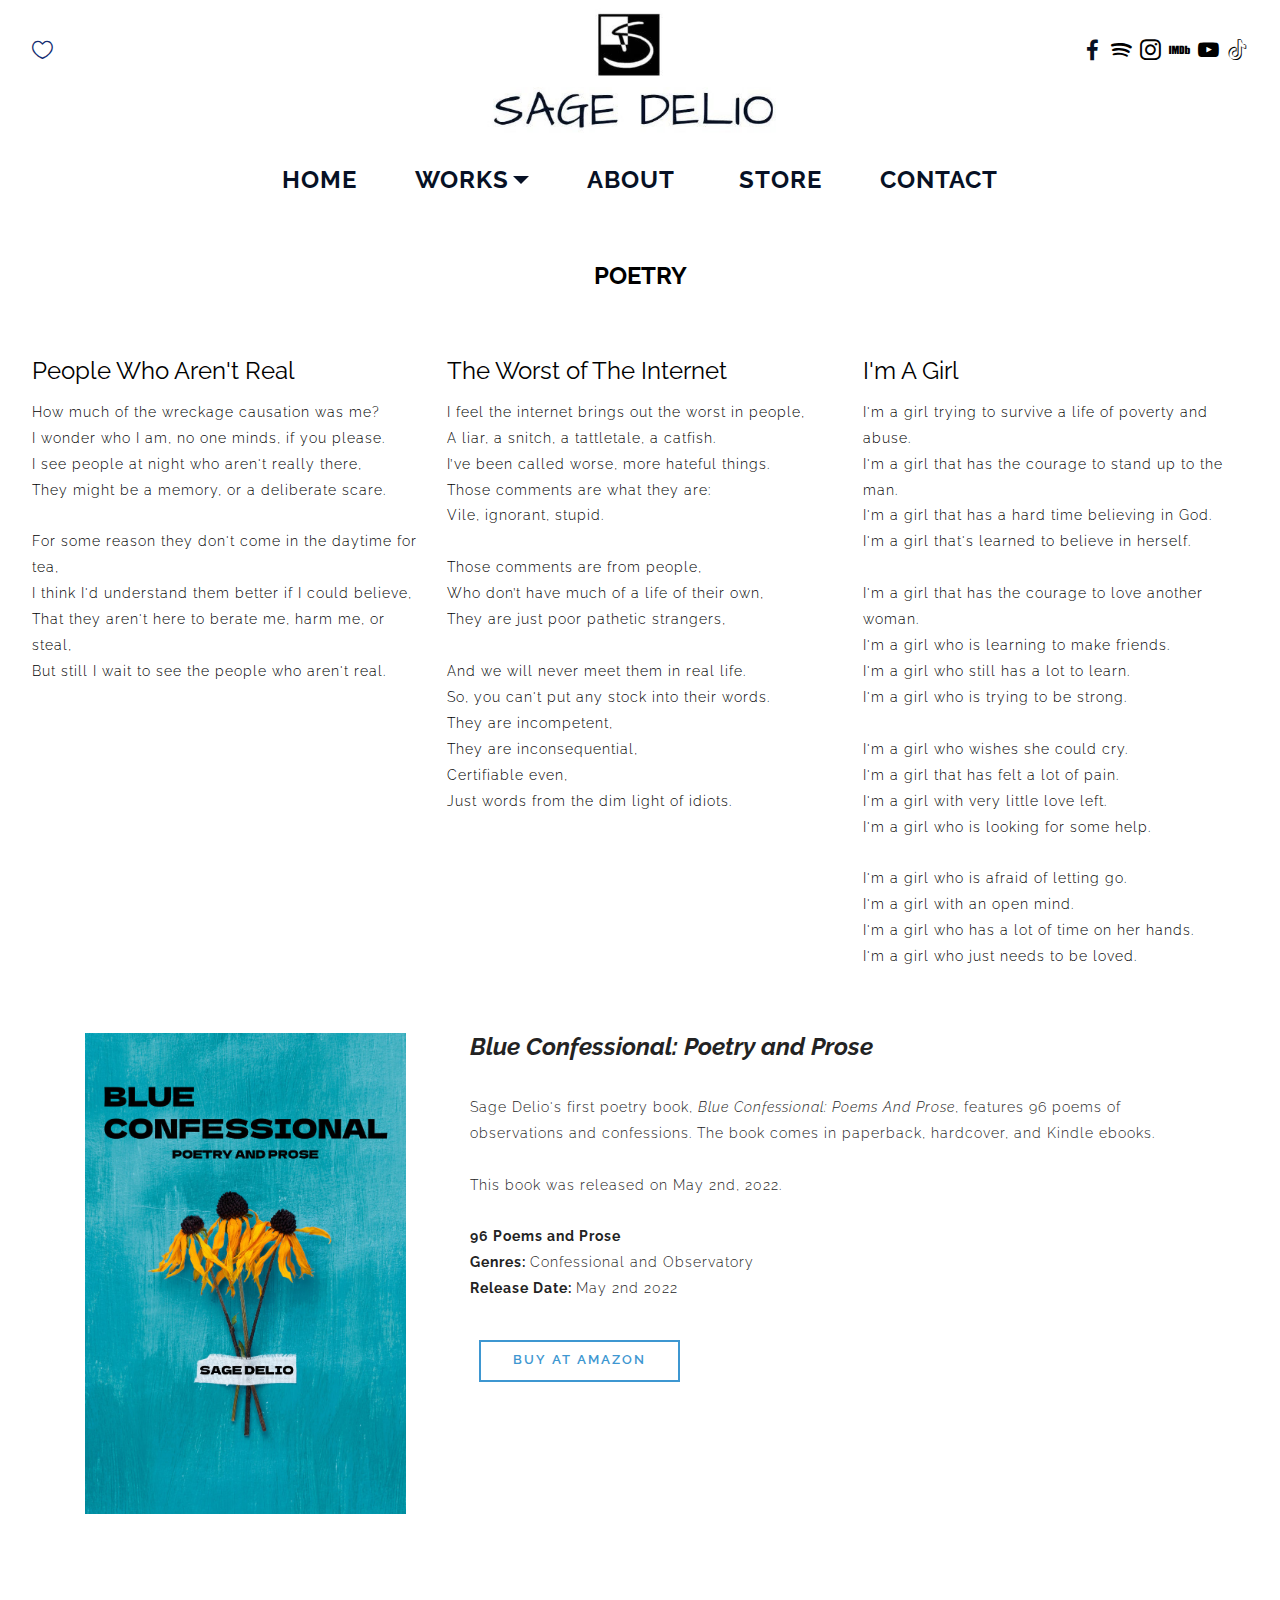
<file: poetry.html>
<!DOCTYPE html>
<html  >
<head>
  
  <meta charset="UTF-8">
  <meta http-equiv="X-UA-Compatible" content="IE=edge">
  
  <meta name="twitter:card" content="summary_large_image"/>
  <meta name="twitter:image:src" content="">
  <meta property="og:image" content="">
  <meta name="twitter:title" content="Poetry | Sage Delio">
  <meta name="viewport" content="width=device-width, initial-scale=1, minimum-scale=1">
  <link rel="shortcut icon" href="assets/images/block-logo-119x119-119x119.png" type="image/x-icon">
  <meta name="description" content="">
  
  
  <title>Poetry | Sage Delio</title>
  <link rel="stylesheet" href="assets/web/assets/mobirise-icons-bold/mobirise-icons-bold.css">
  <link rel="stylesheet" href="assets/tether/tether.min.css">
  <link rel="stylesheet" href="assets/bootstrap/css/bootstrap.min.css">
  <link rel="stylesheet" href="assets/bootstrap/css/bootstrap-grid.min.css">
  <link rel="stylesheet" href="assets/bootstrap/css/bootstrap-reboot.min.css">
  <link rel="stylesheet" href="assets/dropdown/css/style.css">
  <link rel="stylesheet" href="assets/socicon/css/styles.css">
  <link rel="stylesheet" href="assets/theme/css/style.css">
  <link rel="preload" href="https://fonts.googleapis.com/css?family=Architects+Daughter:400&display=swap" as="style" onload="this.onload=null;this.rel='stylesheet'">
  <noscript><link rel="stylesheet" href="https://fonts.googleapis.com/css?family=Architects+Daughter:400&display=swap"></noscript>
  <link rel="preload" href="https://fonts.googleapis.com/css?family=Raleway:100,200,300,400,500,600,700,800,900,100i,200i,300i,400i,500i,600i,700i,800i,900i&display=swap" as="style" onload="this.onload=null;this.rel='stylesheet'">
  <noscript><link rel="stylesheet" href="https://fonts.googleapis.com/css?family=Raleway:100,200,300,400,500,600,700,800,900,100i,200i,300i,400i,500i,600i,700i,800i,900i&display=swap"></noscript>
  <link rel="preload" as="style" href="assets/mobirise/css/mbr-additional.css"><link rel="stylesheet" href="assets/mobirise/css/mbr-additional.css" type="text/css">
  
  
  
  
</head>
<body>
  
  <section class="menu1 luxurym4_menu1 cid-tt2ZiIRjPs" once="menu" id="menu1-2t" data-sortbtn="btn-primary">

    

    <nav class="navbar navbar-dropdown navbar-fixed-top navbar-expand-lg">
        <div class="social-block">
            <div class="social">
                
                
                
                
            <a href="https://sagedelio.com/charities"><span class="icon1 mbr-iconfont mbrib-hearth"></span></a></div>
            <div class="social-2">
                
                
            <a href="https://facebook.com/sagedelioofficial" target="_blank"><span class="icon1 mbr-iconfont socicon-facebook socicon" style="color: rgb(7, 17, 37); fill: rgb(7, 17, 37);"></span></a><a href="https://open.spotify.com/artist/7HUrRpxnnIpU9Z56cB7ex8" target="_blank"><span class="icon1 mbr-iconfont socicon-spotify socicon" style="color: rgb(0, 0, 0); fill: rgb(0, 0, 0);"></span></a><a href="https://www.instagram.com/sagedelio_" target="_blank"><span class="icon1 mbr-iconfont socicon-instagram socicon" style="color: rgb(0, 0, 0); fill: rgb(0, 0, 0);"></span></a><a href="https://www.imdb.com/name/nm12033732/"><span class="icon1 mbr-iconfont socicon-imdb socicon" style="color: rgb(0, 0, 0); fill: rgb(0, 0, 0);"></span></a><a href="https://www.youtube.com/@SageDelio" target="_blank"><span class="icon1 mbr-iconfont socicon-youtube socicon" style="color: rgb(0, 0, 0); fill: rgb(0, 0, 0);"></span></a><a href="https://www.tiktok.com/@sagedelio" target="_blank"><span class="icon1 mbr-iconfont socicon-tiktok socicon" style="color: rgb(0, 0, 0); fill: rgb(0, 0, 0);"></span></a></div>
        </div>
        <div class="navbar-brand">
            <span class="navbar-logo">
                <a href="https://sagedelio.com/">
                    <img src="assets/images/menuimage2-429x181.jpg" alt="Sage Delio Official Logo" style="height: 8rem;">
                </a>
            </span>
            
        </div>
        <button class="navbar-toggler" type="button" data-toggle="collapse" data-target="#navbarSupportedContent" aria-controls="navbarNavAltMarkup" aria-expanded="false" aria-label="Toggle navigation">
            <div class="hamburger">
                <span></span>
                <span></span>
                <span></span>
                <span></span>
            </div>
        </button>
        <div class="collapse navbar-collapse" id="navbarSupportedContent">
            <ul class="navbar-nav nav-dropdown nav-right" data-app-modern-menu="true"><li class="nav-item">
                    <a class="nav-link link text-primary display-2" href="https://sagedelio.com/">HOME</a>
                </li>
                <li class="nav-item dropdown">
                    <a class="nav-link link dropdown-toggle text-primary display-2" href="#" data-toggle="dropdown-submenu" aria-expanded="false">WORKS</a><div class="dropdown-menu"><a class="dropdown-item text-primary display-2" href="https://sagedelio.com/poetry">POETRY<br></a><a class="dropdown-item text-primary display-2" href="https://sagedelio.com/music">MUSIC</a><a class="dropdown-item text-primary display-2" href="https://www.sagedelio.com/artwork">ARTWORK</a></div>
                </li>
                
                <li class="nav-item">
                    <a class="nav-link link text-primary display-2" href="https://sagedelio.com/about"><p>ABOUT&nbsp;</p></a>
                </li>
                <li class="nav-item">
                    <a class="nav-link link text-primary display-2" href="https://sagedelio.com/store">STORE</a>
                </li>
                <li class="nav-item">
                    <a class="nav-link link text-primary display-2" href="https://sagedelio.com/contact">CONTACT</a>
                </li></ul>
        </div>
    </nav>
</section>

<section class="title3 luxurym4_title3 cid-t9jEJ67LqA" id="title3-2i" data-sortbtn="btn-primary">

    

    

    <div class="container-fluid">
        <div class="row justify-content-md-center">
            <div class=" col-md-12 col-lg-12 align-left">
              <h1 class="mbr-section-title align-center mbr-white pb-2 mbr-fonts-style display-2"><strong>
                  POETRY</strong></h1>
            </div>
        </div>
    </div>
</section>

<section class="mbr-section article content4 luxurym4_content4 cid-t9jBkSh4bk" id="content4-2d" data-sortbtn="btn-primary">

    

    <div class="container-fluid">
        <div class="row justify-content-center">
            <div class="col-md-4">
                <h5 class="mbr-subtitle mbr-fonts-style pb-2 display-5">People Who Aren't Real</h5>
                
                <div class="mbr-text mbr-fonts-style display-7">How much of the wreckage causation was me?
<div>I wonder who I am, no one minds, if you please.
</div><div>I see people at night who aren't really there,
</div><div>They might be a memory, or a deliberate scare.
</div><div><br></div><div>For some reason they don't come in the daytime for tea,
</div><div>I think I'd understand them better if I could believe,
</div><div>That they aren't here to berate me, harm me, or steal,
</div><div>But still I wait to see the people who aren't real.</div><div>
</div></div>
            </div>

            <div class="col-md-4">
                <h5 class="mbr-subtitle mbr-fonts-style pb-2 display-5">The Worst of The Internet</h5>
                
                <div class="mbr-text mbr-fonts-style display-7">I feel the internet brings out the worst in people,
<div>A liar, a snitch, a tattletale, a catfish.
</div><div>I’ve been called worse, more hateful things.
</div><div>Those comments are what they are:
</div><div>Vile, ignorant, stupid.</div><div><br></div><div>
</div><div>Those comments are from people,
</div><div>Who don’t have much of a life of their own,
</div><div>They are just poor pathetic strangers,
</div><div><br></div><div>And we will never meet them in real life.
</div><div>So, you can't put any stock into their words.
</div><div>They are incompetent,
</div><div>They are inconsequential,
</div><div>Certifiable even,
</div><div>Just words from the dim light of idiots.</div><div>
</div><div>
</div></div>
            </div>

            <div class="col-md-4">
                <h5 class="mbr-subtitle mbr-fonts-style pb-2 display-5">I'm A Girl</h5>
                
                <div class="mbr-text mbr-fonts-style mb-1 display-7">I'm a girl trying to survive a life of poverty and abuse.
<div>I'm a girl that has the courage to stand up to the man.
</div><div>I'm a girl that has a hard time believing in God.
</div><div>I'm a girl that's learned to believe in herself.</div><div><br></div><div>
</div><div>I'm a girl that has the courage to love another woman.
</div><div>I'm a girl who is learning to make friends.
</div><div>I'm a girl who still has a lot to learn.
</div><div>I'm a girl who is trying to be strong.
</div><div><br></div><div>I'm a girl who wishes she could cry.
</div><div>I'm a girl that has felt a lot of pain.
</div><div>I'm a girl with very little love left.
</div><div>I'm a girl who is looking for some help.
</div><div><br></div><div>I'm a girl who is afraid of letting go.
</div><div>I'm a girl with an open mind.
</div><div>I'm a girl who has a lot of time on her hands.
</div><div>I'm a girl who just needs to be loved.</div><div>
</div><div>
</div><div>
</div></div>
            </div>
        </div>
    </div>
</section>

<section class="header3 cid-t9jBOHInJ6" id="header3-2f" data-sortbtn="btn-primary">

    

    

    <div class="container">
        <div class="media-container-row">
            <div class="mbr-figure" style="width: 50%;">
                <img src="assets/images/blue-confessional-cover-835x1253.jpg" alt="">
            </div>

            <div class="media-content">
                <h1 class="mbr-section-title mbr-white pb-3 mbr-fonts-style display-2"><strong><em>Blue Confessional: Poetry and Prose</em></strong></h1>
                
                <div class="mbr-section-text mbr-white pb-3 ">
                    <p class="mbr-text mbr-fonts-style display-7">Sage Delio's first poetry book, <em>Blue Confessional: Poems And Prose</em>, features 96 poems of observations and confessions. The book comes in paperback, hardcover, and Kindle ebooks.
<br>
<br>This book was released on May 2nd, 2022.&nbsp;<br>
<br><strong>96 Poems and Prose
</strong><br><strong>Genres: </strong>Confessional and Observatory
<br><strong>Release Date: </strong>May 2nd 2022<br></p>
                </div>
                
                

                    
                    
                    
                <div class="mbr-section-btn"><a class="btn btn-md btn-secondary-outline display-4" href="https://www.amazon.com/Blue-Confessional-Poetry-Sage-Delio/dp/B09ZCSVXK5" target="_blank">BUY AT AMAZON</a></div>
            </div>
        </div>
    </div>

</section>

<section once="footers" class="cid-tli6eA0x1i mbr-reveal" id="footer7-2q" data-sortbtn="btn-primary">

    

    

    <div class="container">
        <div class="media-container-row align-center mbr-white">
            
            
            <div class="row row-copirayt">
                <p class="mbr-text mb-0 mbr-fonts-style mbr-white align-center display-7"><strong>
                    © <script>new Date().getFullYear() > document.write(new Date().getFullYear());</script> SAGE DELIO.</strong></p>
            </div>
        </div>
    </div>
</section>


<script src="assets/web/assets/jquery/jquery.min.js"></script>
  <script src="assets/popper/popper.min.js"></script>
  <script src="assets/tether/tether.min.js"></script>
  <script src="assets/bootstrap/js/bootstrap.min.js"></script>
  <script src="assets/smoothscroll/smooth-scroll.js"></script>
  <script src="assets/dropdown/js/nav-dropdown.js"></script>
  <script src="assets/dropdown/js/navbar-dropdown.js"></script>
  <script src="assets/touchswipe/jquery.touch-swipe.min.js"></script>
  <script src="assets/theme/js/script.js"></script>
  
  
  
</body>
</html>
</file>
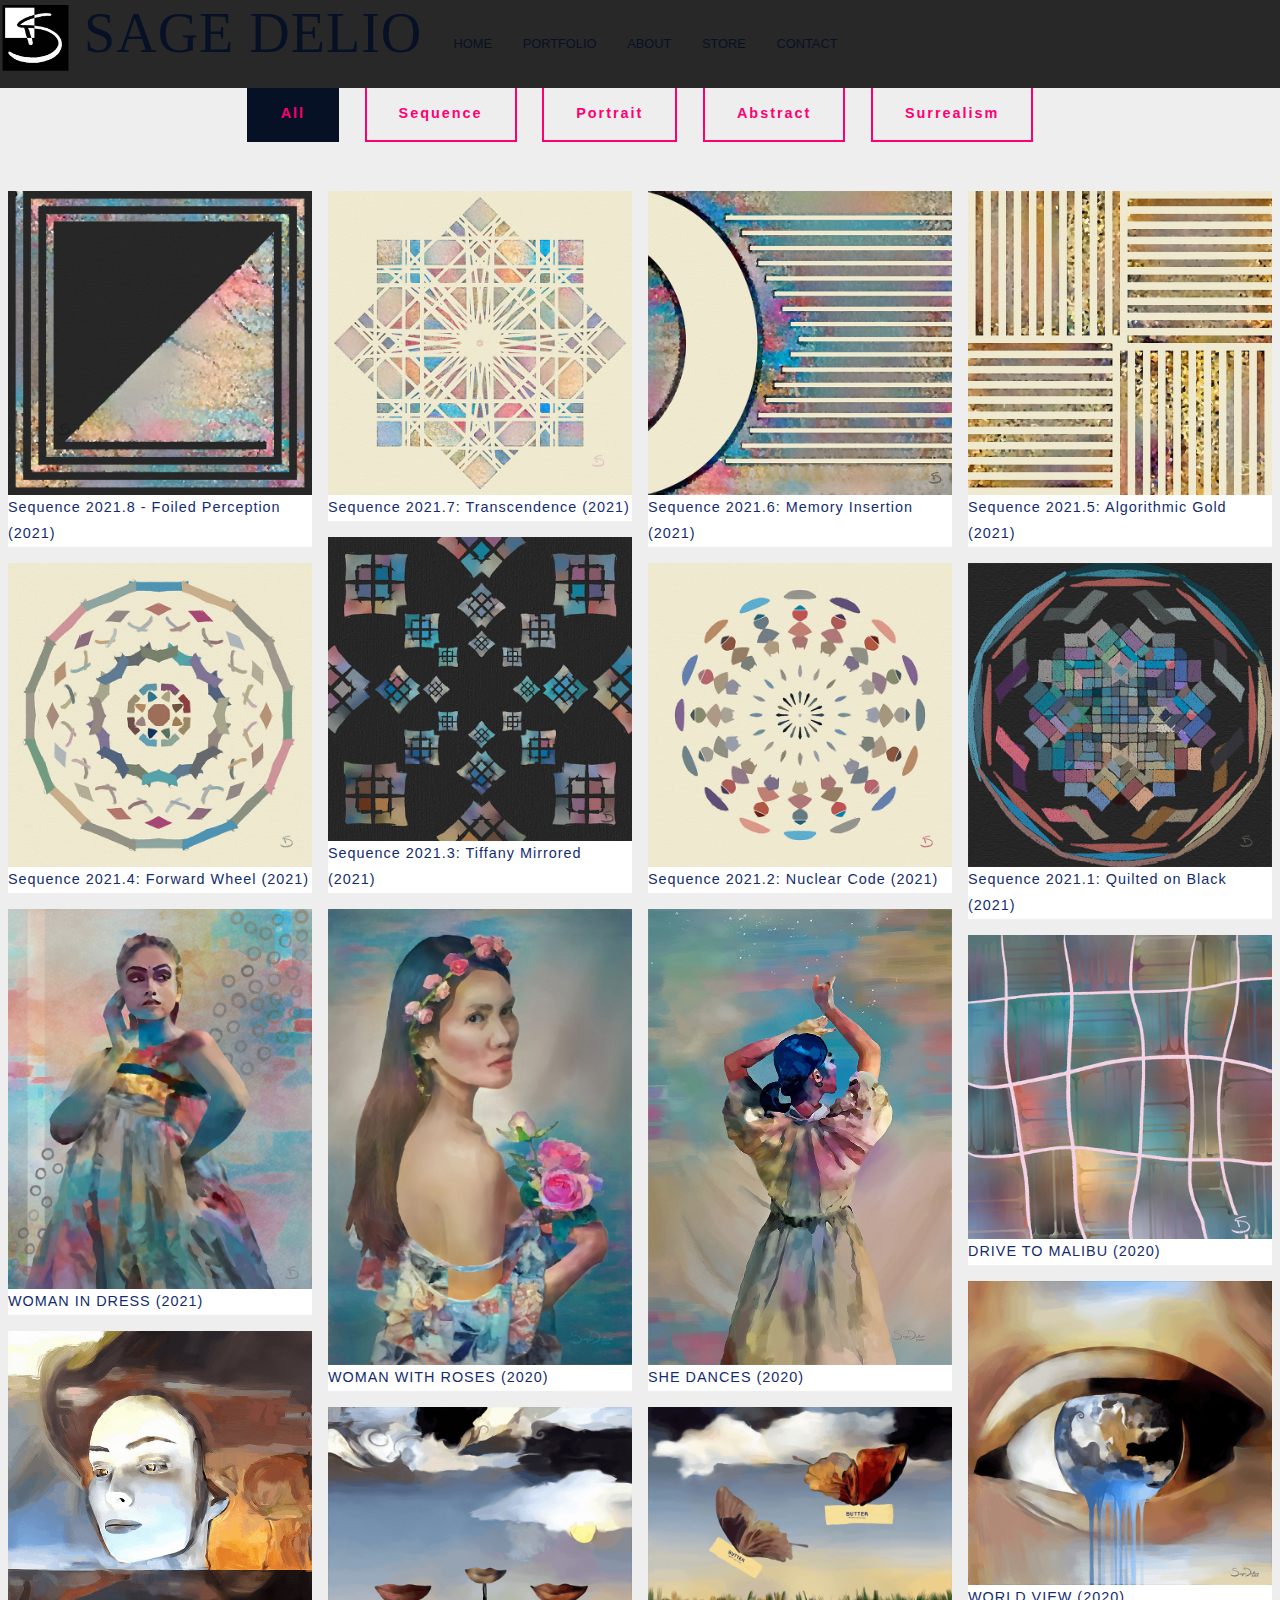
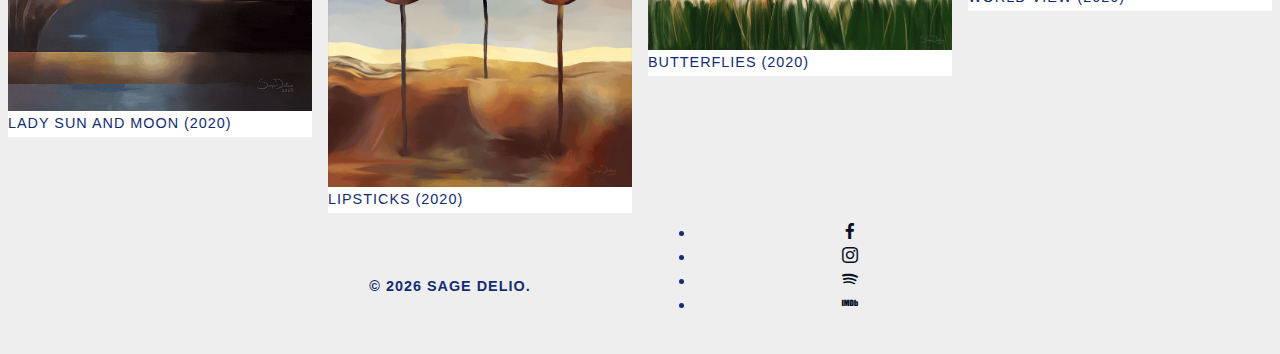
<file: portfolio.html>
<!DOCTYPE html>
<html  >
<head>
  
  <meta charset="UTF-8">
  <meta http-equiv="X-UA-Compatible" content="IE=edge">
  
  <meta name="viewport" content="width=device-width, initial-scale=1, minimum-scale=1">
  <link rel="shortcut icon" href="assets/images/block-logo.png" type="image/x-icon">
  <meta name="description" content="Sage Delio Gallery and Portfolio">
  
  
  <title>Portfolio | Sage Delio Fine Art and Music</title>
  <link rel="stylesheet" href="assets/web/assets/mobirise-icons2/mobirise2.css">
  <link rel="stylesheet" href="assets/web/assets/mobirise-icons/mobirise-icons.css">
  <link rel="stylesheet" href="assets/bootstrap/css/bootstrap.min.css">
  <link rel="stylesheet" href="assets/bootstrap/css/bootstrap-grid.min.css">
  <link rel="stylesheet" href="assets/bootstrap/css/bootstrap-reboot.min.css">
  <link rel="stylesheet" href="assets/tether/tether.min.css">
  <link rel="stylesheet" href="assets/dropdown/css/style.css">
    <link rel="stylesheet" href="assets/socicon/css/styles.css">
  <link rel="stylesheet" href="assets/theme/css/style.css">
  <link rel="stylesheet" href="assets/gallery/style.css">
  <link rel="preload" as="style" href="assets/mobirise/css/mbr-additional.css"><link rel="stylesheet" href="assets/mobirise/css/mbr-additional.css" type="text/css">
  
  
  
  <meta name="keywords" content="Sage Delio gallery, fine art, art by Sage Delio, american contemporary fine art, art gallery, art portfolio, Sage Delio painting, Sage Delio Art for Sale, paintings by Sage Delio">
</head>
<body>
  
  <section class="menu cid-sn5gldx6RJ" once="menu" id="menu1-19" data-sortbtn="btn-primary">

  

  <nav class="navbar navbar-dropdown navbar-expand-lg">
      <div class="social-block">
        
        
      </div>
      <div class="navbar-brand">
          <span class="navbar-logo">
              <a href="https://sagedelio.com">
                  <img src="assets/images/block-logo-topalign.png" alt="Sage Delio Logo" title="Sage Delio Logo" style="height: 4.9rem;">
              </a>
          </span>
          <span class="navbar-caption-wrap"><a class="text-primary display-1" href="https://sagedelio.com">
                  SAGE DELIO</a></span>
      </div>
      <button class="navbar-toggler" type="button" data-toggle="collapse" data-target="#navbarSupportedContent" aria-controls="navbarNavAltMarkup" aria-expanded="false" aria-label="Toggle navigation">
          <div class="hamburger">
              <span></span>
              <span></span>
              <span></span>
              <span></span>
          </div>
      </button>
    <div class="collapse navbar-collapse" id="navbarSupportedContent">
          <ul class="navbar-nav nav-dropdown nav-right" data-app-modern-menu="true"><li class="nav-item">
                <a class="nav-link link text-primary display-4" href="https://sagedelio.com">HOME</a>
              </li><li class="nav-item"><a class="nav-link link text-primary display-4" href="https://sagedelio.com/portfolio">PORTFOLIO</a></li>
              
              <li class="nav-item">
                <a class="nav-link link text-primary display-4" href="https://sagedelio.com/about" aria-expanded="false">ABOUT</a>
              </li>
              
              <li class="nav-item">
                <a class="nav-link link text-primary display-4" href="https://sagedelio.com/store" aria-expanded="false">STORE</a>
              </li>
              <li class="nav-item">
                <a class="nav-link link text-primary display-4" href="https://sagedelio.com/contact">CONTACT</a>
              </li></ul>
    </div>
  </nav>
</section>

<section class="extGallery mbr-gallery mbr-slider-carousel cid-sn5gleLXgh" id="extGallery3-1b" data-sortbtn="btn-primary">

    

    
    <div class="container-fluid">
        <div class="row justify-content-center">
            <div class="col-sm-10">
                <h2 class="align-center mbr-fonts-style mbr-section-title display-2"><strong>PORTFOLIO</strong></h2>
            </div>
        </div>
    </div>
    <div>
        <div class="col-left-gallery"><!-- Filter --><div class="mbr-gallery-filter container gallery-filter-active"><ul buttons="0"><li class="mbr-gallery-filter-all active"><a class="btn btn-md btn-info-outline display-7" href="">All</a></li></ul></div><!-- Gallery --><div class="mbr-gallery-row"><div class="mbr-gallery-layout-default"><div><div><div class="mbr-gallery-item mbr-gallery-item--p1" data-video-url="false" data-tags="Sequence"><div href="#lb-extGallery3-1b" data-slide-to="0" data-toggle="modal"><img src="assets/images/sequence-2021.8-foiled-perception-10x10-72dpi-720x720.jpg" alt="" title=""><span class="icon-focus"></span><span class="mbr-gallery-title mbr-fonts-style display-7">Sequence 2021.8 - Foiled Perception (2021)<br></span></div></div><div class="mbr-gallery-item mbr-gallery-item--p1" data-video-url="false" data-tags="Sequence"><div href="#lb-extGallery3-1b" data-slide-to="1" data-toggle="modal"><img src="assets/images/sequence-2021.7-transcendence-10x10-72dpi-720x720.jpg" alt="" title=""><span class="icon-focus"></span><span class="mbr-gallery-title mbr-fonts-style display-7">Sequence 2021.7: Transcendence (2021)</span></div></div><div class="mbr-gallery-item mbr-gallery-item--p1" data-video-url="false" data-tags="Sequence"><div href="#lb-extGallery3-1b" data-slide-to="2" data-toggle="modal"><img src="assets/images/sequence-2021.6-memory-insertion-10x10-72dpi-720x720.jpg" alt="" title=""><span class="icon-focus"></span><span class="mbr-gallery-title mbr-fonts-style display-7">Sequence 2021.6: Memory Insertion (2021)</span></div></div><div class="mbr-gallery-item mbr-gallery-item--p1" data-video-url="false" data-tags="Sequence"><div href="#lb-extGallery3-1b" data-slide-to="3" data-toggle="modal"><img src="assets/images/sequence-2021.5-algorithmic-gold-10x10-72dpi-720x720.jpg" alt="" title=""><span class="icon-focus"></span><span class="mbr-gallery-title mbr-fonts-style display-7">Sequence 2021.5: Algorithmic Gold (2021)</span></div></div><div class="mbr-gallery-item mbr-gallery-item--p1" data-video-url="false" data-tags="Sequence"><div href="#lb-extGallery3-1b" data-slide-to="4" data-toggle="modal"><img src="assets/images/2021-sequence-2021.4-first-wheel-10x10-72dpi-720x720.jpg" alt="" title=""><span class="icon-focus"></span><span class="mbr-gallery-title mbr-fonts-style display-7">Sequence 2021.4: Forward Wheel (2021)</span></div></div><div class="mbr-gallery-item mbr-gallery-item--p1" data-video-url="false" data-tags="Sequence"><div href="#lb-extGallery3-1b" data-slide-to="5" data-toggle="modal"><img src="assets/images/2021-sequence-2021.3-tiffany-mirrored-10x10-72dpi-720x720.jpg" alt="" title=""><span class="icon-focus"></span><span class="mbr-gallery-title mbr-fonts-style display-7">Sequence 2021.3: Tiffany Mirrored (2021)</span></div></div><div class="mbr-gallery-item mbr-gallery-item--p1" data-video-url="false" data-tags="Sequence"><div href="#lb-extGallery3-1b" data-slide-to="6" data-toggle="modal"><img src="assets/images/2021-sequence-2021.2-nuclear-code-10x10-72dpi-720x720.jpg" alt="" title=""><span class="icon-focus"></span><span class="mbr-gallery-title mbr-fonts-style display-7">Sequence 2021.2: Nuclear Code (2021)</span></div></div><div class="mbr-gallery-item mbr-gallery-item--p1" data-video-url="false" data-tags="Sequence"><div href="#lb-extGallery3-1b" data-slide-to="7" data-toggle="modal"><img src="assets/images/2021-sequence-2021.1-quilted-on-black-10x10-72dpi-720x720.jpg" alt="" title=""><span class="icon-focus"></span><span class="mbr-gallery-title mbr-fonts-style display-7">Sequence 2021.1: Quilted on Black (2021)</span></div></div><div class="mbr-gallery-item mbr-gallery-item--p1" data-video-url="false" data-tags="Portrait"><div href="#lb-extGallery3-1b" data-slide-to="8" data-toggle="modal"><img src="assets/images/woman-in-dress-webshare-800x1000.jpg" alt="" title=""><span class="icon-focus"></span><span class="mbr-gallery-title mbr-fonts-style display-7">WOMAN IN DRESS (2021)<br></span></div></div><div class="mbr-gallery-item mbr-gallery-item--p1" data-video-url="false" data-tags="Portrait"><div href="#lb-extGallery3-1b" data-slide-to="9" data-toggle="modal"><img src="assets/images/woman-with-roses-webshare-800x1200.jpg" alt="" title=""><span class="icon-focus"></span><span class="mbr-gallery-title mbr-fonts-style display-7">WOMAN WITH ROSES (2020)<br></span></div></div><div class="mbr-gallery-item mbr-gallery-item--p1" data-video-url="false" data-tags="Portrait"><div href="#lb-extGallery3-1b" data-slide-to="10" data-toggle="modal"><img src="assets/images/web-share-600x900.jpg" alt="" title=""><span class="icon-focus"></span><span class="mbr-gallery-title mbr-fonts-style display-7">SHE DANCES (2020)<br></span></div></div><div class="mbr-gallery-item mbr-gallery-item--p1" data-video-url="false" data-tags="Abstract"><div href="#lb-extGallery3-1b" data-slide-to="11" data-toggle="modal"><img src="assets/images/drive-to-malibu-webshare-800x800.jpg" alt="" title=""><span class="icon-focus"></span><span class="mbr-gallery-title mbr-fonts-style display-7">DRIVE TO MALIBU (2020)<br></span></div></div><div class="mbr-gallery-item mbr-gallery-item--p1" data-video-url="false" data-tags="Portrait"><div href="#lb-extGallery3-1b" data-slide-to="12" data-toggle="modal"><img src="assets/images/webshare-600x750.png" alt="" title=""><span class="icon-focus"></span><span class="mbr-gallery-title mbr-fonts-style display-7">LADY SUN AND MOON (2020)<br></span></div></div><div class="mbr-gallery-item mbr-gallery-item--p1" data-video-url="false" data-tags="Surrealism"><div href="#lb-extGallery3-1b" data-slide-to="13" data-toggle="modal"><img src="assets/images/lipsticks-web-800x1000.png" alt="A painting of three sets of lips on wooden sticks, in a desert under a gloomy sky." title="'Lipsticks' by Sage Delio"><span class="icon-focus"></span><span class="mbr-gallery-title mbr-fonts-style display-7">LIPSTICKS (2020)<br></span></div></div><div class="mbr-gallery-item mbr-gallery-item--p1" data-video-url="false" data-tags="Surrealism"><div href="#lb-extGallery3-1b" data-slide-to="14" data-toggle="modal"><img src="assets/images/butterflies-web-800x640.png" alt="" title=""><span class="icon-focus"></span><span class="mbr-gallery-title mbr-fonts-style display-7">BUTTERFLIES (2020)</span></div></div><div class="mbr-gallery-item mbr-gallery-item--p1" data-video-url="false" data-tags="Surrealism"><div href="#lb-extGallery3-1b" data-slide-to="15" data-toggle="modal"><img src="assets/images/world-view-3x3-web-800x800.png" alt="" title=""><span class="icon-focus"></span><span class="mbr-gallery-title mbr-fonts-style display-7">WORLD VIEW (2020)</span></div></div></div></div><div class="clearfix"></div></div></div><!-- Lightbox --><div data-app-prevent-settings="" class="mbr-slider modal fade carousel slide" tabindex="-1" data-keyboard="true" data-interval="false" id="lb-extGallery3-1b"><div class="modal-dialog"><div class="modal-content"><div class="modal-body"><div class="carousel-inner"><div class="carousel-item"><img src="assets/images/sequence-2021.8-foiled-perception-10x10-72dpi.jpg" alt="" title=""></div><div class="carousel-item"><img src="assets/images/sequence-2021.7-transcendence-10x10-72dpi.jpg" alt="" title=""></div><div class="carousel-item"><img src="assets/images/sequence-2021.6-memory-insertion-10x10-72dpi.jpg" alt="" title=""></div><div class="carousel-item"><img src="assets/images/sequence-2021.5-algorithmic-gold-10x10-72dpi.jpg" alt="" title=""></div><div class="carousel-item active"><img src="assets/images/2021-sequence-2021.4-first-wheel-10x10-72dpi.jpg" alt="" title=""></div><div class="carousel-item"><img src="assets/images/2021-sequence-2021.3-tiffany-mirrored-10x10-72dpi.jpg" alt="" title=""></div><div class="carousel-item"><img src="assets/images/2021-sequence-2021.2-nuclear-code-10x10-72dpi.jpg" alt="" title=""></div><div class="carousel-item"><img src="assets/images/2021-sequence-2021.1-quilted-on-black-10x10-72dpi.jpg" alt="" title=""></div><div class="carousel-item"><img src="assets/images/woman-in-dress-webshare.jpg" alt="" title=""></div><div class="carousel-item"><img src="assets/images/woman-with-roses-webshare.jpg" alt="" title=""></div><div class="carousel-item"><img src="assets/images/web-share.jpg" alt="" title=""></div><div class="carousel-item"><img src="assets/images/drive-to-malibu-webshare.jpg" alt="" title=""></div><div class="carousel-item"><img src="assets/images/webshare.png" alt="" title=""></div><div class="carousel-item"><img src="assets/images/lipsticks-web.png" alt="A painting of three sets of lips on wooden sticks, in a desert under a gloomy sky." title="'Lipsticks' by Sage Delio"></div><div class="carousel-item"><img src="assets/images/butterflies-web.png" alt="" title=""></div><div class="carousel-item"><img src="assets/images/world-view-3x3-web.png" alt="" title=""></div></div><a class="carousel-control carousel-control-prev" role="button" data-slide="prev" href="#lb-extGallery3-1b"><span class="mbri-left mbr-iconfont" aria-hidden="true"></span><span class="sr-only">Previous</span></a><a class="carousel-control carousel-control-next" role="button" data-slide="next" href="#lb-extGallery3-1b"><span class="mbri-right mbr-iconfont" aria-hidden="true"></span><span class="sr-only">Next</span></a><a class="close" href="#" role="button" data-dismiss="modal"><span class="sr-only">Close</span></a></div></div></div></div></div>
    </div>
</section>

<section class="extFooter cid-sn5glghujc" id="extFooter22-1c" data-sortbtn="btn-primary">

    

    

    <div class="container">
        <div class="row align-center justify-content-center align-items-center">
            
            <div class="col-sm-12 col-lg-4 mbr-text mbr-fonts-style mbr-light display-7"><strong>
                © <script>new Date().getFullYear() > 2010 && document.write(new Date().getFullYear());</script> SAGE DELIO.</strong></div>
            <div class="social-media col-sm-12 col-lg-4">
                <ul>
                    <li>
                      <a class="icon-transition" href="https://facebook.com/sagedelioart" target="_blank">
                        <span class="mbr-iconfont socicon-facebook socicon"></span>
                      </a>
                    </li>
                    <li>
                      <a class="icon-transition" href="https://www.instagram.com/sagedelioart/" target="_blank">
                        <span class="mbr-iconfont socicon-instagram socicon"></span>
                      </a>
                    </li>
                    <li>
                      <a class="icon-transition" href="#">
                        <span class="mbr-iconfont socicon-spotify socicon"></span>
                      </a>
                    </li>
                    <li>
                      <a class="icon-transition" href="https://www.imdb.com/name/nm12033732/" target="_blank">
                        <span class="mbr-iconfont socicon-imdb socicon"></span>
                      </a>
                    </li>
                    
                </ul>
            </div>
        </div>
    </div>
</section>


<script src="assets/web/assets/jquery/jquery.min.js"></script>
  <script src="assets/popper/popper.min.js"></script>
  <script src="assets/bootstrap/js/bootstrap.min.js"></script>
  <script src="assets/tether/tether.min.js"></script>
  <script src="assets/smoothscroll/smooth-scroll.js"></script>
  <script src="assets/dropdown/js/nav-dropdown.js"></script>
  <script src="assets/dropdown/js/navbar-dropdown.js"></script>
  <script src="assets/touchswipe/jquery.touch-swipe.min.js"></script>
        <script src="assets/masonry/masonry.pkgd.min.js"></script>
  <script src="assets/imagesloaded/imagesloaded.pkgd.min.js"></script>
  <script src="assets/bootstrapcarouselswipe/bootstrap-carousel-swipe.js"></script>
  <script src="assets/theme/js/script.js"></script>
  <script src="assets/gallery/player.min.js"></script>
  <script src="assets/gallery/script.js"></script>
    
  
</body>
</html>
</file>
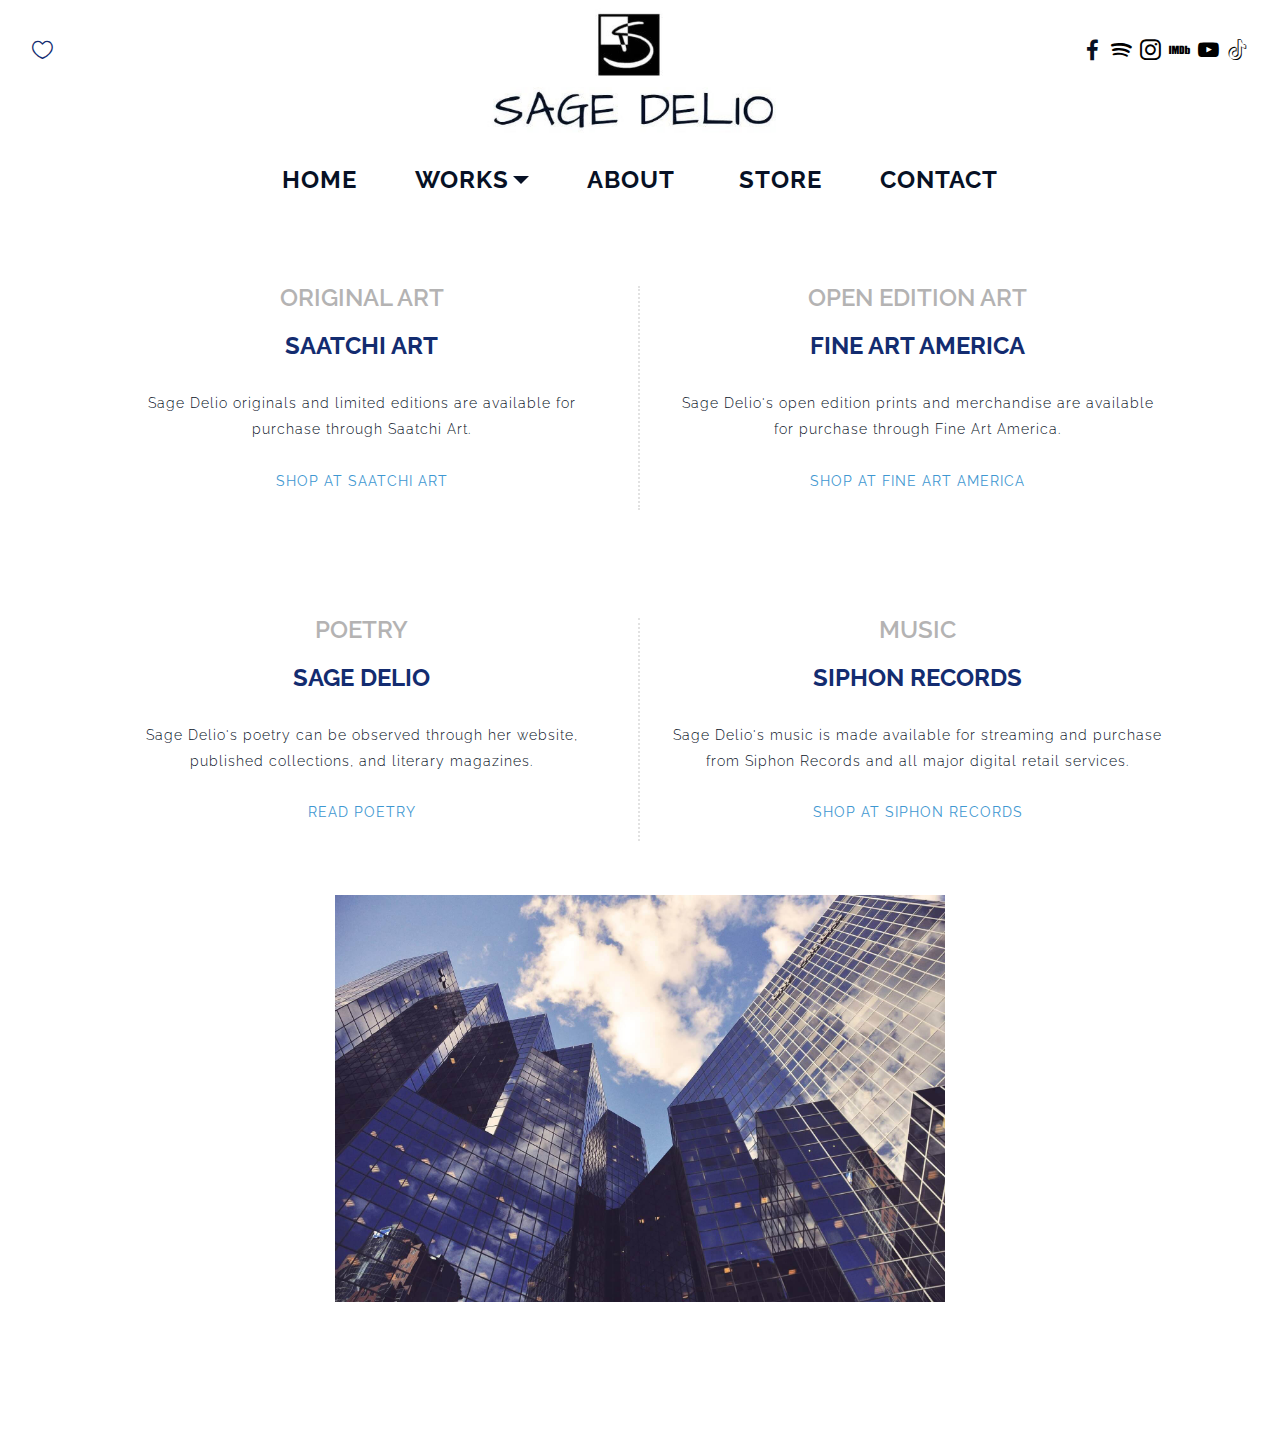
<file: store.html>
<!DOCTYPE html>
<html  >
<head>
  
  <meta charset="UTF-8">
  <meta http-equiv="X-UA-Compatible" content="IE=edge">
  
  <meta name="twitter:card" content="summary_large_image"/>
  <meta name="twitter:image:src" content="">
  <meta property="og:image" content="">
  <meta name="twitter:title" content="Store | Sage Delio">
  <meta name="viewport" content="width=device-width, initial-scale=1, minimum-scale=1">
  <link rel="shortcut icon" href="assets/images/block-logo-119x119-119x119.png" type="image/x-icon">
  <meta name="description" content="">
  
  
  <title>Store | Sage Delio</title>
  <link rel="stylesheet" href="assets/web/assets/mobirise-icons-bold/mobirise-icons-bold.css">
  <link rel="stylesheet" href="assets/tether/tether.min.css">
  <link rel="stylesheet" href="assets/bootstrap/css/bootstrap.min.css">
  <link rel="stylesheet" href="assets/bootstrap/css/bootstrap-grid.min.css">
  <link rel="stylesheet" href="assets/bootstrap/css/bootstrap-reboot.min.css">
  <link rel="stylesheet" href="assets/dropdown/css/style.css">
  <link rel="stylesheet" href="assets/socicon/css/styles.css">
  <link rel="stylesheet" href="assets/theme/css/style.css">
  <link rel="preload" href="https://fonts.googleapis.com/css?family=Architects+Daughter:400&display=swap" as="style" onload="this.onload=null;this.rel='stylesheet'">
  <noscript><link rel="stylesheet" href="https://fonts.googleapis.com/css?family=Architects+Daughter:400&display=swap"></noscript>
  <link rel="preload" href="https://fonts.googleapis.com/css?family=Raleway:100,200,300,400,500,600,700,800,900,100i,200i,300i,400i,500i,600i,700i,800i,900i&display=swap" as="style" onload="this.onload=null;this.rel='stylesheet'">
  <noscript><link rel="stylesheet" href="https://fonts.googleapis.com/css?family=Raleway:100,200,300,400,500,600,700,800,900,100i,200i,300i,400i,500i,600i,700i,800i,900i&display=swap"></noscript>
  <link rel="preload" as="style" href="assets/mobirise/css/mbr-additional.css"><link rel="stylesheet" href="assets/mobirise/css/mbr-additional.css" type="text/css">
  
  
  
  
</head>
<body>
  
  <section class="menu1 luxurym4_menu1 cid-tt2ZiIRjPs" once="menu" id="menu1-2t" data-sortbtn="btn-primary">

    

    <nav class="navbar navbar-dropdown navbar-fixed-top navbar-expand-lg">
        <div class="social-block">
            <div class="social">
                
                
                
                
            <a href="https://sagedelio.com/charities"><span class="icon1 mbr-iconfont mbrib-hearth"></span></a></div>
            <div class="social-2">
                
                
            <a href="https://facebook.com/sagedelioofficial" target="_blank"><span class="icon1 mbr-iconfont socicon-facebook socicon" style="color: rgb(7, 17, 37); fill: rgb(7, 17, 37);"></span></a><a href="https://open.spotify.com/artist/7HUrRpxnnIpU9Z56cB7ex8" target="_blank"><span class="icon1 mbr-iconfont socicon-spotify socicon" style="color: rgb(0, 0, 0); fill: rgb(0, 0, 0);"></span></a><a href="https://www.instagram.com/sagedelio_" target="_blank"><span class="icon1 mbr-iconfont socicon-instagram socicon" style="color: rgb(0, 0, 0); fill: rgb(0, 0, 0);"></span></a><a href="https://www.imdb.com/name/nm12033732/"><span class="icon1 mbr-iconfont socicon-imdb socicon" style="color: rgb(0, 0, 0); fill: rgb(0, 0, 0);"></span></a><a href="https://www.youtube.com/@SageDelio" target="_blank"><span class="icon1 mbr-iconfont socicon-youtube socicon" style="color: rgb(0, 0, 0); fill: rgb(0, 0, 0);"></span></a><a href="https://www.tiktok.com/@sagedelio" target="_blank"><span class="icon1 mbr-iconfont socicon-tiktok socicon" style="color: rgb(0, 0, 0); fill: rgb(0, 0, 0);"></span></a></div>
        </div>
        <div class="navbar-brand">
            <span class="navbar-logo">
                <a href="https://sagedelio.com/">
                    <img src="assets/images/menuimage2-429x181.jpg" alt="Sage Delio Official Logo" style="height: 8rem;">
                </a>
            </span>
            
        </div>
        <button class="navbar-toggler" type="button" data-toggle="collapse" data-target="#navbarSupportedContent" aria-controls="navbarNavAltMarkup" aria-expanded="false" aria-label="Toggle navigation">
            <div class="hamburger">
                <span></span>
                <span></span>
                <span></span>
                <span></span>
            </div>
        </button>
        <div class="collapse navbar-collapse" id="navbarSupportedContent">
            <ul class="navbar-nav nav-dropdown nav-right" data-app-modern-menu="true"><li class="nav-item">
                    <a class="nav-link link text-primary display-2" href="https://sagedelio.com/">HOME</a>
                </li>
                <li class="nav-item dropdown">
                    <a class="nav-link link dropdown-toggle text-primary display-2" href="#" data-toggle="dropdown-submenu" aria-expanded="false">WORKS</a><div class="dropdown-menu"><a class="dropdown-item text-primary display-2" href="https://sagedelio.com/poetry">POETRY<br></a><a class="dropdown-item text-primary display-2" href="https://sagedelio.com/music">MUSIC</a><a class="dropdown-item text-primary display-2" href="https://www.sagedelio.com/artwork">ARTWORK</a></div>
                </li>
                
                <li class="nav-item">
                    <a class="nav-link link text-primary display-2" href="https://sagedelio.com/about"><p>ABOUT&nbsp;</p></a>
                </li>
                <li class="nav-item">
                    <a class="nav-link link text-primary display-2" href="https://sagedelio.com/store">STORE</a>
                </li>
                <li class="nav-item">
                    <a class="nav-link link text-primary display-2" href="https://sagedelio.com/contact">CONTACT</a>
                </li></ul>
        </div>
    </nav>
</section>

<section class="mbr-section extСontent cid-sJXzlAGD4p" id="extContent2-u" data-sortbtn="btn-primary">

    

    <div class="container">
        <div class="title col-12 col-md-12">
            
        </div>
        <div class="media-container-row mt-4">
            <div class="article article-right-border mb-4 col-sm-12 col-md-6">
                <h4 class="align-center pb-3 mbr-fonts-style align-right article-counter-left display-2">ORIGINAL ART</h4>
                <h3 class="article-title-left align-right mbr-fonts-style pb-4 display-5"><strong>SAATCHI ART</strong></h3>
                <p class="mbr-text-left align-right mbr-fonts-style display-7">Sage Delio originals and limited editions are available for purchase through Saatchi Art.<br><br><a href="https://www.saatchiart.com/account/artworks/1563159" class="text-secondary text-primary" target="_blank">SHOP AT SAATCHI ART</a><br></p>
            </div>
            <div class="article mb-4 col-sm-12 col-md-6">
                <h4 class="pb-3 mbr-fonts-style article-counter-right align-left display-2">
                    OPEN EDITION ART</h4>
                <h3 class="article-title-right mbr-fonts-style pb-4 align-left display-5"><strong>FINE ART AMERICA</strong></h3>
                <p class="mbr-text-right mbr-fonts-style align-left display-7">Sage Delio's open edition prints and merchandise are available for purchase through Fine Art America.<br><br><a href="https://fineartamerica.com/art/sage+delio" class="text-secondary" target="_blank">SHOP AT FINE ART AMERICA</a><br></p>
            </div>
        </div>
    </div>
</section>

<section class="mbr-section extСontent cid-sJXzt3G7dW" id="extContent2-v" data-sortbtn="btn-primary">

    

    <div class="container">
        <div class="title col-12 col-md-12">
            
        </div>
        <div class="media-container-row mt-4">
            <div class="article article-right-border mb-4 col-sm-12 col-md-6">
                <h4 class="align-center pb-3 mbr-fonts-style align-right article-counter-left display-2">POETRY</h4>
                <h3 class="article-title-left align-right mbr-fonts-style pb-4 display-5"><strong>SAGE DELIO</strong></h3>
                <p class="mbr-text-left align-right mbr-fonts-style display-7">Sage Delio's poetry can be observed through her website, published collections, and literary magazines.<br><br><strong><a href="https://sagedelio.com/poetry" class="text-secondary">READ POETRY</a></strong><br></p>
            </div>
            <div class="article mb-4 col-sm-12 col-md-6">
                <h4 class="pb-3 mbr-fonts-style article-counter-right align-left display-2">
                    MUSIC</h4>
                <h3 class="article-title-right mbr-fonts-style pb-4 align-left display-5"><strong>SIPHON RECORDS</strong></h3>
                <p class="mbr-text-right mbr-fonts-style align-left display-7">Sage Delio's music is made available for streaming and purchase from Siphon Records and all major digital retail services.<br><br><a href="https://www.siphonrecords.com/releases" class="text-secondary text-primary" target="_blank">SHOP AT SIPHON RECORDS</a><br></p>
            </div>
        </div>
    </div>
</section>

<section class="cid-sJXz5SlSZK" id="image3-t" data-sortbtn="btn-primary">

    

    <figure class="mbr-figure container">
            <div class="image-block" style="width: 55%;">
                <img src="assets/images/company-1.jpg" width="1400" alt="">
                
            </div>
    </figure>
</section>

<section once="footers" class="cid-tli6eA0x1i mbr-reveal" id="footer7-2q" data-sortbtn="btn-primary">

    

    

    <div class="container">
        <div class="media-container-row align-center mbr-white">
            
            
            <div class="row row-copirayt">
                <p class="mbr-text mb-0 mbr-fonts-style mbr-white align-center display-7"><strong>
                    © <script>new Date().getFullYear() > document.write(new Date().getFullYear());</script> SAGE DELIO.</strong></p>
            </div>
        </div>
    </div>
</section>


<script src="assets/web/assets/jquery/jquery.min.js"></script>
  <script src="assets/popper/popper.min.js"></script>
  <script src="assets/tether/tether.min.js"></script>
  <script src="assets/bootstrap/js/bootstrap.min.js"></script>
  <script src="assets/smoothscroll/smooth-scroll.js"></script>
  <script src="assets/dropdown/js/nav-dropdown.js"></script>
  <script src="assets/dropdown/js/navbar-dropdown.js"></script>
  <script src="assets/touchswipe/jquery.touch-swipe.min.js"></script>
  <script src="assets/theme/js/script.js"></script>
  
  
  
</body>
</html>
</file>
<file: assets/web/assets/mobirise-icons-bold/mobirise-icons-bold.css>
@font-face {
  font-family: 'mobirise-icons-bold';
  font-display: swap;
  src:  url('mobirise-icons-bold.eot?m1l4yr');
  src:  url('mobirise-icons-bold.eot?m1l4yr#iefix') format('embedded-opentype'),
    url('mobirise-icons-bold.ttf?m1l4yr') format('truetype'),
    url('mobirise-icons-bold.woff?m1l4yr') format('woff'),
    url('mobirise-icons-bold.svg?m1l4yr#mobirise-icons-bold') format('svg');
  font-weight: normal;
  font-style: normal;
}

[class^="mbrib-"], [class*="mbrib-"] {
  /* use !important to prevent issues with browser extensions that change fonts */
  font-family: 'mobirise-icons-bold' !important;
  speak: none;
  font-style: normal;
  font-weight: normal;
  font-variant: normal;
  text-transform: none;
  line-height: 1;

  /* Better Font Rendering =========== */
  -webkit-font-smoothing: antialiased;
  -moz-osx-font-smoothing: grayscale;
}

.mbrib-add-submenu:before {
  content: "\e900";
}
.mbrib-alert:before {
  content: "\e901";
}
.mbrib-align-center:before {
  content: "\e902";
}
.mbrib-align-justify:before {
  content: "\e903";
}
.mbrib-align-left:before {
  content: "\e904";
}
.mbrib-align-right:before {
  content: "\e905";
}
.mbrib-android:before {
  content: "\e906";
}
.mbrib-apple:before {
  content: "\e907";
}
.mbrib-arrow-down:before {
  content: "\e908";
}
.mbrib-arrow-next:before {
  content: "\e909";
}
.mbrib-arrow-prev:before {
  content: "\e90a";
}
.mbrib-arrow-up:before {
  content: "\e90b";
}
.mbrib-bold:before {
  content: "\e90c";
}
.mbrib-bookmark:before {
  content: "\e90d";
}
.mbrib-bootstrap:before {
  content: "\e90e";
}
.mbrib-briefcase:before {
  content: "\e90f";
}
.mbrib-browse:before {
  content: "\e910";
}
.mbrib-bulleted-list:before {
  content: "\e911";
}
.mbrib-calendar:before {
  content: "\e912";
}
.mbrib-camera:before {
  content: "\e913";
}
.mbrib-cart-add:before {
  content: "\e914";
}
.mbrib-cart-full:before {
  content: "\e915";
}
.mbrib-cash:before {
  content: "\e916";
}
.mbrib-change-style:before {
  content: "\e917";
}
.mbrib-chat:before {
  content: "\e918";
}
.mbrib-clock:before {
  content: "\e919";
}
.mbrib-close:before {
  content: "\e91a";
}
.mbrib-cloud:before {
  content: "\e91b";
}
.mbrib-code:before {
  content: "\e91c";
}
.mbrib-contact-form:before {
  content: "\e91d";
}
.mbrib-credit-card:before {
  content: "\e91e";
}
.mbrib-cursor-click:before {
  content: "\e91f";
}
.mbrib-cust-feedback:before {
  content: "\e920";
}
.mbrib-database:before {
  content: "\e921";
}
.mbrib-delivery:before {
  content: "\e922";
}
.mbrib-desktop:before {
  content: "\e923";
}
.mbrib-devices:before {
  content: "\e924";
}
.mbrib-down:before {
  content: "\e925";
}
.mbrib-download:before {
  content: "\e926";
}
.mbrib-drag-n-drop:before {
  content: "\e927";
}
.mbrib-drag-n-drop2:before {
  content: "\e928";
}
.mbrib-edit:before {
  content: "\e929";
}
.mbrib-edit2:before {
  content: "\e92a";
}
.mbrib-error:before {
  content: "\e92b";
}
.mbrib-extension:before {
  content: "\e92c";
}
.mbrib-features:before {
  content: "\e92d";
}
.mbrib-file:before {
  content: "\e92e";
}
.mbrib-flag:before {
  content: "\e92f";
}
.mbrib-folder:before {
  content: "\e930";
}
.mbrib-gift:before {
  content: "\e931";
}
.mbrib-github:before {
  content: "\e932";
}
.mbrib-globe-2:before {
  content: "\e933";
}
.mbrib-globe:before {
  content: "\e934";
}
.mbrib-growing-chart:before {
  content: "\e935";
}
.mbrib-hearth:before {
  content: "\e936";
}
.mbrib-help:before {
  content: "\e937";
}
.mbrib-home:before {
  content: "\e938";
}
.mbrib-hot-cup:before {
  content: "\e939";
}
.mbrib-idea:before {
  content: "\e93a";
}
.mbrib-image-gallery:before {
  content: "\e93b";
}
.mbrib-image-slider:before {
  content: "\e93c";
}
.mbrib-info:before {
  content: "\e93d";
}
.mbrib-italic:before {
  content: "\e93e";
}
.mbrib-key:before {
  content: "\e93f";
}
.mbrib-laptop:before {
  content: "\e940";
}
.mbrib-layers:before {
  content: "\e941";
}
.mbrib-left-right:before {
  content: "\e942";
}
.mbrib-left:before {
  content: "\e943";
}
.mbrib-letter:before {
  content: "\e944";
}
.mbrib-like:before {
  content: "\e945";
}
.mbrib-link:before {
  content: "\e946";
}
.mbrib-lock:before {
  content: "\e947";
}
.mbrib-login:before {
  content: "\e948";
}
.mbrib-logout:before {
  content: "\e949";
}
.mbrib-magic-stick:before {
  content: "\e94a";
}
.mbrib-map-pin:before {
  content: "\e94b";
}
.mbrib-menu:before {
  content: "\e94c";
}
.mbrib-mobile:before {
  content: "\e94d";
}
.mbrib-mobile2:before {
  content: "\e94e";
}
.mbrib-mobirise:before {
  content: "\e94f";
}
.mbrib-more-horizontal:before {
  content: "\e950";
}
.mbrib-more-vertical:before {
  content: "\e951";
}
.mbrib-music:before {
  content: "\e952";
}
.mbrib-new-file:before {
  content: "\e953";
}
.mbrib-numbered-list:before {
  content: "\e954";
}
.mbrib-opened-folder:before {
  content: "\e955";
}
.mbrib-pages:before {
  content: "\e956";
}
.mbrib-paper-plane:before {
  content: "\e957";
}
.mbrib-paperclip:before {
  content: "\e958";
}
.mbrib-photo:before {
  content: "\e959";
}
.mbrib-photos:before {
  content: "\e95a";
}
.mbrib-pin:before {
  content: "\e95b";
}
.mbrib-play:before {
  content: "\e95c";
}
.mbrib-plus:before {
  content: "\e95d";
}
.mbrib-preview:before {
  content: "\e95e";
}
.mbrib-print:before {
  content: "\e95f";
}
.mbrib-protect:before {
  content: "\e960";
}
.mbrib-question:before {
  content: "\e961";
}
.mbrib-quote-left:before {
  content: "\e962";
}
.mbrib-quote-right:before {
  content: "\e963";
}
.mbrib-redo:before {
  content: "\e964";
}
.mbrib-refresh:before {
  content: "\e965";
}
.mbrib-responsive:before {
  content: "\e966";
}
.mbrib-right:before {
  content: "\e967";
}
.mbrib-rocket:before {
  content: "\e968";
}
.mbrib-sad-face:before {
  content: "\e969";
}
.mbrib-sale:before {
  content: "\e96a";
}
.mbrib-save:before {
  content: "\e96b";
}
.mbrib-search:before {
  content: "\e96c";
}
.mbrib-setting:before {
  content: "\e96d";
}
.mbrib-setting2:before {
  content: "\e96e";
}
.mbrib-setting3:before {
  content: "\e96f";
}
.mbrib-share:before {
  content: "\e970";
}
.mbrib-shopping-bag:before {
  content: "\e971";
}
.mbrib-shopping-basket:before {
  content: "\e972";
}
.mbrib-shopping-cart:before {
  content: "\e973";
}
.mbrib-sites:before {
  content: "\e974";
}
.mbrib-smile-face:before {
  content: "\e975";
}
.mbrib-speed:before {
  content: "\e976";
}
.mbrib-star:before {
  content: "\e977";
}
.mbrib-success:before {
  content: "\e978";
}
.mbrib-sun:before {
  content: "\e979";
}
.mbrib-sun2:before {
  content: "\e97a";
}
.mbrib-tablet-vertical:before {
  content: "\e97b";
}
.mbrib-tablet:before {
  content: "\e97c";
}
.mbrib-target:before {
  content: "\e97d";
}
.mbrib-timer:before {
  content: "\e97e";
}
.mbrib-to-ftp:before {
  content: "\e97f";
}
.mbrib-to-local-drive:before {
  content: "\e980";
}
.mbrib-touch-swipe:before {
  content: "\e981";
}
.mbrib-touch:before {
  content: "\e982";
}
.mbrib-trash:before {
  content: "\e983";
}
.mbrib-underline:before {
  content: "\e984";
}
.mbrib-undo:before {
  content: "\e985";
}
.mbrib-unlink:before {
  content: "\e986";
}
.mbrib-unlock:before {
  content: "\e987";
}
.mbrib-up-down:before {
  content: "\e988";
}
.mbrib-up:before {
  content: "\e989";
}
.mbrib-update:before {
  content: "\e98a";
}
.mbrib-upload:before {
  content: "\e98b";
}
.mbrib-user:before {
  content: "\e98c";
}
.mbrib-user2:before {
  content: "\e98d";
}
.mbrib-users:before {
  content: "\e98e";
}
.mbrib-video-play:before {
  content: "\e98f";
}
.mbrib-video:before {
  content: "\e990";
}
.mbrib-watch:before {
  content: "\e991";
}
.mbrib-website-theme:before {
  content: "\e992";
}
.mbrib-wifi:before {
  content: "\e993";
}
.mbrib-windows:before {
  content: "\e994";
}
.mbrib-zoom-out:before {
  content: "\e995";
}
</file>
<file: assets/web/assets/mobirise-icons/mobirise-icons.css>
@font-face {
  font-family: 'MobiriseIcons';
  src:  url('mobirise-icons.eot?spat4u');
  src:  url('mobirise-icons.eot?spat4u#iefix') format('embedded-opentype'),
    url('mobirise-icons.ttf?spat4u') format('truetype'),
    url('mobirise-icons.woff?spat4u') format('woff'),
    url('mobirise-icons.svg?spat4u#MobiriseIcons') format('svg');
  font-weight: normal;
  font-style: normal;
  font-display: swap;
}

[class^="mbri-"], [class*=" mbri-"] {
  /* use !important to prevent issues with browser extensions that change fonts */
  font-family: MobiriseIcons !important;
  speak: none;
  font-style: normal;
  font-weight: normal;
  font-variant: normal;
  text-transform: none;
  line-height: 1;

  /* Better Font Rendering =========== */
  -webkit-font-smoothing: antialiased;
  -moz-osx-font-smoothing: grayscale;
}

.mbri-add-submenu:before {
  content: "\e900";
}
.mbri-alert:before {
  content: "\e901";
}
.mbri-align-center:before {
  content: "\e902";
}
.mbri-align-justify:before {
  content: "\e903";
}
.mbri-align-left:before {
  content: "\e904";
}
.mbri-align-right:before {
  content: "\e905";
}
.mbri-android:before {
  content: "\e906";
}
.mbri-apple:before {
  content: "\e907";
}
.mbri-arrow-down:before {
  content: "\e908";
}
.mbri-arrow-next:before {
  content: "\e909";
}
.mbri-arrow-prev:before {
  content: "\e90a";
}
.mbri-arrow-up:before {
  content: "\e90b";
}
.mbri-bold:before {
  content: "\e90c";
}
.mbri-bookmark:before {
  content: "\e90d";
}
.mbri-bootstrap:before {
  content: "\e90e";
}
.mbri-briefcase:before {
  content: "\e90f";
}
.mbri-browse:before {
  content: "\e910";
}
.mbri-bulleted-list:before {
  content: "\e911";
}
.mbri-calendar:before {
  content: "\e912";
}
.mbri-camera:before {
  content: "\e913";
}
.mbri-cart-add:before {
  content: "\e914";
}
.mbri-cart-full:before {
  content: "\e915";
}
.mbri-cash:before {
  content: "\e916";
}
.mbri-change-style:before {
  content: "\e917";
}
.mbri-chat:before {
  content: "\e918";
}
.mbri-clock:before {
  content: "\e919";
}
.mbri-close:before {
  content: "\e91a";
}
.mbri-cloud:before {
  content: "\e91b";
}
.mbri-code:before {
  content: "\e91c";
}
.mbri-contact-form:before {
  content: "\e91d";
}
.mbri-credit-card:before {
  content: "\e91e";
}
.mbri-cursor-click:before {
  content: "\e91f";
}
.mbri-cust-feedback:before {
  content: "\e920";
}
.mbri-database:before {
  content: "\e921";
}
.mbri-delivery:before {
  content: "\e922";
}
.mbri-desktop:before {
  content: "\e923";
}
.mbri-devices:before {
  content: "\e924";
}
.mbri-down:before {
  content: "\e925";
}
.mbri-download:before {
  content: "\e989";
}
.mbri-drag-n-drop:before {
  content: "\e927";
}
.mbri-drag-n-drop2:before {
  content: "\e928";
}
.mbri-edit:before {
  content: "\e929";
}
.mbri-edit2:before {
  content: "\e92a";
}
.mbri-error:before {
  content: "\e92b";
}
.mbri-extension:before {
  content: "\e92c";
}
.mbri-features:before {
  content: "\e92d";
}
.mbri-file:before {
  content: "\e92e";
}
.mbri-flag:before {
  content: "\e92f";
}
.mbri-folder:before {
  content: "\e930";
}
.mbri-gift:before {
  content: "\e931";
}
.mbri-github:before {
  content: "\e932";
}
.mbri-globe:before {
  content: "\e933";
}
.mbri-globe-2:before {
  content: "\e934";
}
.mbri-growing-chart:before {
  content: "\e935";
}
.mbri-hearth:before {
  content: "\e936";
}
.mbri-help:before {
  content: "\e937";
}
.mbri-home:before {
  content: "\e938";
}
.mbri-hot-cup:before {
  content: "\e939";
}
.mbri-idea:before {
  content: "\e93a";
}
.mbri-image-gallery:before {
  content: "\e93b";
}
.mbri-image-slider:before {
  content: "\e93c";
}
.mbri-info:before {
  content: "\e93d";
}
.mbri-italic:before {
  content: "\e93e";
}
.mbri-key:before {
  content: "\e93f";
}
.mbri-laptop:before {
  content: "\e940";
}
.mbri-layers:before {
  content: "\e941";
}
.mbri-left-right:before {
  content: "\e942";
}
.mbri-left:before {
  content: "\e943";
}
.mbri-letter:before {
  content: "\e944";
}
.mbri-like:before {
  content: "\e945";
}
.mbri-link:before {
  content: "\e946";
}
.mbri-lock:before {
  content: "\e947";
}
.mbri-login:before {
  content: "\e948";
}
.mbri-logout:before {
  content: "\e949";
}
.mbri-magic-stick:before {
  content: "\e94a";
}
.mbri-map-pin:before {
  content: "\e94b";
}
.mbri-menu:before {
  content: "\e94c";
}
.mbri-mobile:before {
  content: "\e94d";
}
.mbri-mobile2:before {
  content: "\e94e";
}
.mbri-mobirise:before {
  content: "\e94f";
}
.mbri-more-horizontal:before {
  content: "\e950";
}
.mbri-more-vertical:before {
  content: "\e951";
}
.mbri-music:before {
  content: "\e952";
}
.mbri-new-file:before {
  content: "\e953";
}
.mbri-numbered-list:before {
  content: "\e954";
}
.mbri-opened-folder:before {
  content: "\e955";
}
.mbri-pages:before {
  content: "\e956";
}
.mbri-paper-plane:before {
  content: "\e957";
}
.mbri-paperclip:before {
  content: "\e958";
}
.mbri-photo:before {
  content: "\e959";
}
.mbri-photos:before {
  content: "\e95a";
}
.mbri-pin:before {
  content: "\e95b";
}
.mbri-play:before {
  content: "\e95c";
}
.mbri-plus:before {
  content: "\e95d";
}
.mbri-preview:before {
  content: "\e95e";
}
.mbri-print:before {
  content: "\e95f";
}
.mbri-protect:before {
  content: "\e960";
}
.mbri-question:before {
  content: "\e961";
}
.mbri-quote-left:before {
  content: "\e962";
}
.mbri-quote-right:before {
  content: "\e963";
}
.mbri-refresh:before {
  content: "\e964";
}
.mbri-responsive:before {
  content: "\e965";
}
.mbri-right:before {
  content: "\e966";
}
.mbri-rocket:before {
  content: "\e967";
}
.mbri-sad-face:before {
  content: "\e968";
}
.mbri-sale:before {
  content: "\e969";
}
.mbri-save:before {
  content: "\e96a";
}
.mbri-search:before {
  content: "\e96b";
}
.mbri-setting:before {
  content: "\e96c";
}
.mbri-setting2:before {
  content: "\e96d";
}
.mbri-setting3:before {
  content: "\e96e";
}
.mbri-share:before {
  content: "\e96f";
}
.mbri-shopping-bag:before {
  content: "\e970";
}
.mbri-shopping-basket:before {
  content: "\e971";
}
.mbri-shopping-cart:before {
  content: "\e972";
}
.mbri-sites:before {
  content: "\e973";
}
.mbri-smile-face:before {
  content: "\e974";
}
.mbri-speed:before {
  content: "\e975";
}
.mbri-star:before {
  content: "\e976";
}
.mbri-success:before {
  content: "\e977";
}
.mbri-sun:before {
  content: "\e978";
}
.mbri-sun2:before {
  content: "\e979";
}
.mbri-tablet:before {
  content: "\e97a";
}
.mbri-tablet-vertical:before {
  content: "\e97b";
}
.mbri-target:before {
  content: "\e97c";
}
.mbri-timer:before {
  content: "\e97d";
}
.mbri-to-ftp:before {
  content: "\e97e";
}
.mbri-to-local-drive:before {
  content: "\e97f";
}
.mbri-touch-swipe:before {
  content: "\e980";
}
.mbri-touch:before {
  content: "\e981";
}
.mbri-trash:before {
  content: "\e982";
}
.mbri-underline:before {
  content: "\e983";
}
.mbri-unlink:before {
  content: "\e984";
}
.mbri-unlock:before {
  content: "\e985";
}
.mbri-up-down:before {
  content: "\e986";
}
.mbri-up:before {
  content: "\e987";
}
.mbri-update:before {
  content: "\e988";
}
.mbri-upload:before {
 content: "\e926"; 
}
.mbri-user:before {
  content: "\e98a";
}
.mbri-user2:before {
  content: "\e98b";
}
.mbri-users:before {
  content: "\e98c";
}
.mbri-video:before {
  content: "\e98d";
}
.mbri-video-play:before {
  content: "\e98e";
}
.mbri-watch:before {
  content: "\e98f";
}
.mbri-website-theme:before {
  content: "\e990";
}
.mbri-wifi:before {
  content: "\e991";
}
.mbri-windows:before {
  content: "\e992";
}
.mbri-zoom-out:before {
  content: "\e993";
}
.mbri-redo:before {
  content: "\e994";
}
.mbri-undo:before {
  content: "\e995";
}
</file>
<file: assets/dropdown/css/style.css>
.navbar-dropdown {
  left: 0;
  padding: 0;
  position: absolute;
  right: 0;
  top: 0;
  transition: all 0.45s ease;
  z-index: 1030;
  background: #282828; }
  .navbar-dropdown .navbar-logo {
    margin-right: 0.8rem;
    transition: margin 0.3s ease-in-out;
    vertical-align: middle; }
    .navbar-dropdown .navbar-logo img {
      height: 3.125rem;
      transition: all 0.3s ease-in-out; }
    .navbar-dropdown .navbar-logo.mbr-iconfont {
      font-size: 3.125rem;
      line-height: 3.125rem; }
  .navbar-dropdown .navbar-caption {
    font-weight: 700;
    white-space: normal;
    vertical-align: -4px;
    line-height: 3.125rem !important; }
    .navbar-dropdown .navbar-caption, .navbar-dropdown .navbar-caption:hover {
      color: inherit;
      text-decoration: none; }
  .navbar-dropdown .mbr-iconfont + .navbar-caption {
    vertical-align: -1px; }
  .navbar-dropdown.navbar-fixed-top {
    position: fixed; }
  .navbar-dropdown .navbar-brand span {
    vertical-align: -4px; }
  .navbar-dropdown.bg-color.transparent {
    background: none; }
  .navbar-dropdown.navbar-short .navbar-brand {
    padding: 0.625rem 0; }
    .navbar-dropdown.navbar-short .navbar-brand span {
      vertical-align: -1px; }
  .navbar-dropdown.navbar-short .navbar-caption {
    line-height: 2.375rem !important;
    vertical-align: -2px; }
  .navbar-dropdown.navbar-short .navbar-logo {
    margin-right: 0.5rem; }
    .navbar-dropdown.navbar-short .navbar-logo img {
      height: 2.375rem; }
    .navbar-dropdown.navbar-short .navbar-logo.mbr-iconfont {
      font-size: 2.375rem;
      line-height: 2.375rem; }
  .navbar-dropdown.navbar-short .mbr-table-cell {
    height: 3.625rem; }
  .navbar-dropdown .navbar-close {
    left: 0.6875rem;
    position: fixed;
    top: 0.75rem;
    z-index: 1000; }
  .navbar-dropdown .hamburger-icon {
    content: "";
    display: inline-block;
    vertical-align: middle;
    width: 16px;
    -webkit-box-shadow: 0 -6px 0 1px #282828,0 0 0 1px #282828,0 6px 0 1px #282828;
    -moz-box-shadow: 0 -6px 0 1px #282828,0 0 0 1px #282828,0 6px 0 1px #282828;
    box-shadow: 0 -6px 0 1px #282828,0 0 0 1px #282828,0 6px 0 1px #282828; }

.dropdown-menu .dropdown-toggle[data-toggle="dropdown-submenu"]::after {
  border-bottom: 0.35em solid transparent;
  border-left: 0.35em solid;
  border-right: 0;
  border-top: 0.35em solid transparent;
  margin-left: 0.3rem; }

.dropdown-menu .dropdown-item:focus {
  outline: 0; }

.nav-dropdown {
  font-size: 0.75rem;
  font-weight: 500;
  height: auto !important; }
  .nav-dropdown .nav-btn {
    padding-left: 1rem; }
  .nav-dropdown .link {
    margin: .667em 1.667em;
    font-weight: 500;
    padding: 0;
    transition: color .2s ease-in-out; }
    .nav-dropdown .link.dropdown-toggle {
      margin-right: 2.583em; }
      .nav-dropdown .link.dropdown-toggle::after {
        margin-left: .25rem;
        border-top: 0.35em solid;
        border-right: 0.35em solid transparent;
        border-left: 0.35em solid transparent;
        border-bottom: 0; }
      .nav-dropdown .link.dropdown-toggle[aria-expanded="true"] {
        margin: 0;
        padding: 0.667em 3.263em  0.667em 1.667em; }
  .nav-dropdown .link::after,
  .nav-dropdown .dropdown-item::after {
    color: inherit; }
  .nav-dropdown .btn {
    font-size: 0.75rem;
    font-weight: 700;
    letter-spacing: 0;
    margin-bottom: 0;
    padding-left: 1.25rem;
    padding-right: 1.25rem; }
  .nav-dropdown .dropdown-menu {
    border-radius: 0;
    border: 0;
    left: 0;
    margin: 0;
    padding-bottom: 1.25rem;
    padding-top: 1.25rem;
    position: relative; }
  .nav-dropdown .dropdown-submenu {
    margin-left: 0.125rem;
    top: 0; }
  .nav-dropdown .dropdown-item {
    font-weight: 500;
    line-height: 2;
    padding: 0.3846em 4.615em 0.3846em 1.5385em;
    position: relative;
    transition: color .2s ease-in-out, background-color .2s ease-in-out; }
    .nav-dropdown .dropdown-item::after {
      margin-top: -0.3077em;
      position: absolute;
      right: 1.1538em;
      top: 50%; }
    .nav-dropdown .dropdown-item:focus, .nav-dropdown .dropdown-item:hover {
      background: none; }

@media (max-width: 767px) {
  .nav-dropdown.navbar-toggleable-sm {
    bottom: 0;
    display: none;
    left: 0;
    overflow-x: hidden;
    position: fixed;
    top: 0;
    transform: translateX(-100%);
    -ms-transform: translateX(-100%);
    -webkit-transform: translateX(-100%);
    width: 18.75rem;
    z-index: 999; } }
.nav-dropdown.navbar-toggleable-xl {
  bottom: 0;
  display: none;
  left: 0;
  overflow-x: hidden;
  position: fixed;
  top: 0;
  transform: translateX(-100%);
  -ms-transform: translateX(-100%);
  -webkit-transform: translateX(-100%);
  width: 18.75rem;
  z-index: 999; }

.nav-dropdown-sm {
  display: block !important;
  overflow-x: hidden;
  overflow: auto;
  padding-top: 3.875rem; }
  .nav-dropdown-sm::after {
    content: "";
    display: block;
    height: 3rem;
    width: 100%; }
  .nav-dropdown-sm.collapse.in ~ .navbar-close {
    display: block !important; }
  .nav-dropdown-sm.collapsing, .nav-dropdown-sm.collapse.in {
    transform: translateX(0);
    -ms-transform: translateX(0);
    -webkit-transform: translateX(0);
    transition: all 0.25s ease-out;
    -webkit-transition: all 0.25s ease-out;
    background: #282828; }
  .nav-dropdown-sm.collapsing[aria-expanded="false"] {
    transform: translateX(-100%);
    -ms-transform: translateX(-100%);
    -webkit-transform: translateX(-100%); }
  .nav-dropdown-sm .nav-item {
    display: block;
    margin-left: 0 !important;
    padding-left: 0; }
  .nav-dropdown-sm .link,
  .nav-dropdown-sm .dropdown-item {
    border-top: 1px dotted rgba(255, 255, 255, 0.1);
    font-size: 0.8125rem;
    line-height: 1.6;
    margin: 0 !important;
    padding: 0.875rem 2.4rem 0.875rem 1.5625rem !important;
    position: relative;
    white-space: normal; }
    .nav-dropdown-sm .link:focus, .nav-dropdown-sm .link:hover,
    .nav-dropdown-sm .dropdown-item:focus,
    .nav-dropdown-sm .dropdown-item:hover {
      background: rgba(0, 0, 0, 0.2) !important;
      color: #c0a375; }
  .nav-dropdown-sm .nav-btn {
    position: relative;
    padding: 1.5625rem 1.5625rem 0 1.5625rem; }
    .nav-dropdown-sm .nav-btn::before {
      border-top: 1px dotted rgba(255, 255, 255, 0.1);
      content: "";
      left: 0;
      position: absolute;
      top: 0;
      width: 100%; }
    .nav-dropdown-sm .nav-btn + .nav-btn {
      padding-top: 0.625rem; }
      .nav-dropdown-sm .nav-btn + .nav-btn::before {
        display: none; }
  .nav-dropdown-sm .btn {
    padding: 0.625rem 0; }
  .nav-dropdown-sm .dropdown-toggle[data-toggle="dropdown-submenu"]::after {
    margin-left: .25rem;
    border-top: 0.35em solid;
    border-right: 0.35em solid transparent;
    border-left: 0.35em solid transparent;
    border-bottom: 0; }
  .nav-dropdown-sm .dropdown-toggle[data-toggle="dropdown-submenu"][aria-expanded="true"]::after {
    border-top: 0;
    border-right: 0.35em solid transparent;
    border-left: 0.35em solid transparent;
    border-bottom: 0.35em solid; }
  .nav-dropdown-sm .dropdown-menu {
    margin: 0;
    padding: 0;
    position: relative;
    top: 0;
    left: 0;
    width: 100%;
    border: 0;
    float: none;
    border-radius: 0;
    background: none; }
  .nav-dropdown-sm .dropdown-submenu {
    left: 100%;
    margin-left: 0.125rem;
    margin-top: -1.25rem;
    top: 0; }

.navbar-toggleable-sm .nav-dropdown .dropdown-menu {
  position: absolute; }

.navbar-toggleable-sm .nav-dropdown .dropdown-submenu {
  left: 100%;
  margin-left: 0.125rem;
  margin-top: -1.25rem;
  top: 0; }

.navbar-toggleable-sm.opened .nav-dropdown .dropdown-menu {
  position: relative; }

.navbar-toggleable-sm.opened .nav-dropdown .dropdown-submenu {
  left: 0;
  margin-left: 00rem;
  margin-top: 0rem;
  top: 0; }

.is-builder .nav-dropdown.collapsing {
  transition: none !important; }

/*# sourceMappingURL=style.css.map */
</file>
<file: assets/socicon/css/styles.css>
@charset "UTF-8";

@font-face {
  font-family: 'Socicon';
  src:  url('../fonts/socicon.eot');
  src:  url('../fonts/socicon.eot?#iefix') format('embedded-opentype'),
    url('../fonts/socicon.woff2') format('woff2'),
    url('../fonts/socicon.ttf') format('truetype'),
    url('../fonts/socicon.woff') format('woff'),
    url('../fonts/socicon.svg#socicon') format('svg');
  font-weight: normal;
  font-style: normal;
}

[data-icon]:before {
  font-family: "socicon" !important;
  content: attr(data-icon);
  font-style: normal !important;
  font-weight: normal !important;
  font-variant: normal !important;
  text-transform: none !important;
  speak: none;
  line-height: 1;
  -webkit-font-smoothing: antialiased;
  -moz-osx-font-smoothing: grayscale;
}

[class^="socicon-"], [class*=" socicon-"] {
  /* use !important to prevent issues with browser extensions that change fonts */
  font-family: 'Socicon' !important;
  speak: none;
  font-style: normal;
  font-weight: normal;
  font-variant: normal;
  text-transform: none;
  line-height: 1;

  /* Better Font Rendering =========== */
  -webkit-font-smoothing: antialiased;
  -moz-osx-font-smoothing: grayscale;
}

.socicon-eitaa:before {
  content: "\e97c";
}
.socicon-soroush:before {
  content: "\e97d";
}
.socicon-bale:before {
  content: "\e97e";
}
.socicon-zazzle:before {
  content: "\e97b";
}
.socicon-society6:before {
  content: "\e97a";
}
.socicon-redbubble:before {
  content: "\e979";
}
.socicon-avvo:before {
  content: "\e978";
}
.socicon-stitcher:before {
  content: "\e977";
}
.socicon-googlehangouts:before {
  content: "\e974";
}
.socicon-dlive:before {
  content: "\e975";
}
.socicon-vsco:before {
  content: "\e976";
}
.socicon-flipboard:before {
  content: "\e973";
}
.socicon-ubuntu:before {
  content: "\e958";
}
.socicon-artstation:before {
  content: "\e959";
}
.socicon-invision:before {
  content: "\e95a";
}
.socicon-torial:before {
  content: "\e95b";
}
.socicon-collectorz:before {
  content: "\e95c";
}
.socicon-seenthis:before {
  content: "\e95d";
}
.socicon-googleplaymusic:before {
  content: "\e95e";
}
.socicon-debian:before {
  content: "\e95f";
}
.socicon-filmfreeway:before {
  content: "\e960";
}
.socicon-gnome:before {
  content: "\e961";
}
.socicon-itchio:before {
  content: "\e962";
}
.socicon-jamendo:before {
  content: "\e963";
}
.socicon-mix:before {
  content: "\e964";
}
.socicon-sharepoint:before {
  content: "\e965";
}
.socicon-tinder:before {
  content: "\e966";
}
.socicon-windguru:before {
  content: "\e967";
}
.socicon-cdbaby:before {
  content: "\e968";
}
.socicon-elementaryos:before {
  content: "\e969";
}
.socicon-stage32:before {
  content: "\e96a";
}
.socicon-tiktok:before {
  content: "\e96b";
}
.socicon-gitter:before {
  content: "\e96c";
}
.socicon-letterboxd:before {
  content: "\e96d";
}
.socicon-threema:before {
  content: "\e96e";
}
.socicon-splice:before {
  content: "\e96f";
}
.socicon-metapop:before {
  content: "\e970";
}
.socicon-naver:before {
  content: "\e971";
}
.socicon-remote:before {
  content: "\e972";
}
.socicon-internet:before {
  content: "\e957";
}
.socicon-moddb:before {
  content: "\e94b";
}
.socicon-indiedb:before {
  content: "\e94c";
}
.socicon-traxsource:before {
  content: "\e94d";
}
.socicon-gamefor:before {
  content: "\e94e";
}
.socicon-pixiv:before {
  content: "\e94f";
}
.socicon-myanimelist:before {
  content: "\e950";
}
.socicon-blackberry:before {
  content: "\e951";
}
.socicon-wickr:before {
  content: "\e952";
}
.socicon-spip:before {
  content: "\e953";
}
.socicon-napster:before {
  content: "\e954";
}
.socicon-beatport:before {
  content: "\e955";
}
.socicon-hackerone:before {
  content: "\e956";
}
.socicon-hackernews:before {
  content: "\e946";
}
.socicon-smashwords:before {
  content: "\e947";
}
.socicon-kobo:before {
  content: "\e948";
}
.socicon-bookbub:before {
  content: "\e949";
}
.socicon-mailru:before {
  content: "\e94a";
}
.socicon-gitlab:before {
  content: "\e945";
}
.socicon-instructables:before {
  content: "\e944";
}
.socicon-portfolio:before {
  content: "\e943";
}
.socicon-codered:before {
  content: "\e940";
}
.socicon-origin:before {
  content: "\e941";
}
.socicon-nextdoor:before {
  content: "\e942";
}
.socicon-udemy:before {
  content: "\e93f";
}
.socicon-livemaster:before {
  content: "\e93e";
}
.socicon-crunchbase:before {
  content: "\e93b";
}
.socicon-homefy:before {
  content: "\e93c";
}
.socicon-calendly:before {
  content: "\e93d";
}
.socicon-realtor:before {
  content: "\e90f";
}
.socicon-tidal:before {
  content: "\e910";
}
.socicon-qobuz:before {
  content: "\e911";
}
.socicon-natgeo:before {
  content: "\e912";
}
.socicon-mastodon:before {
  content: "\e913";
}
.socicon-unsplash:before {
  content: "\e914";
}
.socicon-homeadvisor:before {
  content: "\e915";
}
.socicon-angieslist:before {
  content: "\e916";
}
.socicon-codepen:before {
  content: "\e917";
}
.socicon-slack:before {
  content: "\e918";
}
.socicon-openaigym:before {
  content: "\e919";
}
.socicon-logmein:before {
  content: "\e91a";
}
.socicon-fiverr:before {
  content: "\e91b";
}
.socicon-gotomeeting:before {
  content: "\e91c";
}
.socicon-aliexpress:before {
  content: "\e91d";
}
.socicon-guru:before {
  content: "\e91e";
}
.socicon-appstore:before {
  content: "\e91f";
}
.socicon-homes:before {
  content: "\e920";
}
.socicon-zoom:before {
  content: "\e921";
}
.socicon-alibaba:before {
  content: "\e922";
}
.socicon-craigslist:before {
  content: "\e923";
}
.socicon-wix:before {
  content: "\e924";
}
.socicon-redfin:before {
  content: "\e925";
}
.socicon-googlecalendar:before {
  content: "\e926";
}
.socicon-shopify:before {
  content: "\e927";
}
.socicon-freelancer:before {
  content: "\e928";
}
.socicon-seedrs:before {
  content: "\e929";
}
.socicon-bing:before {
  content: "\e92a";
}
.socicon-doodle:before {
  content: "\e92b";
}
.socicon-bonanza:before {
  content: "\e92c";
}
.socicon-squarespace:before {
  content: "\e92d";
}
.socicon-toptal:before {
  content: "\e92e";
}
.socicon-gust:before {
  content: "\e92f";
}
.socicon-ask:before {
  content: "\e930";
}
.socicon-trulia:before {
  content: "\e931";
}
.socicon-loomly:before {
  content: "\e932";
}
.socicon-ghost:before {
  content: "\e933";
}
.socicon-upwork:before {
  content: "\e934";
}
.socicon-fundable:before {
  content: "\e935";
}
.socicon-booking:before {
  content: "\e936";
}
.socicon-googlemaps:before {
  content: "\e937";
}
.socicon-zillow:before {
  content: "\e938";
}
.socicon-niconico:before {
  content: "\e939";
}
.socicon-toneden:before {
  content: "\e93a";
}
.socicon-augment:before {
  content: "\e908";
}
.socicon-bitbucket:before {
  content: "\e909";
}
.socicon-fyuse:before {
  content: "\e90a";
}
.socicon-yt-gaming:before {
  content: "\e90b";
}
.socicon-sketchfab:before {
  content: "\e90c";
}
.socicon-mobcrush:before {
  content: "\e90d";
}
.socicon-microsoft:before {
  content: "\e90e";
}
.socicon-pandora:before {
  content: "\e907";
}
.socicon-messenger:before {
  content: "\e906";
}
.socicon-gamewisp:before {
  content: "\e905";
}
.socicon-bloglovin:before {
  content: "\e904";
}
.socicon-tunein:before {
  content: "\e903";
}
.socicon-gamejolt:before {
  content: "\e901";
}
.socicon-trello:before {
  content: "\e902";
}
.socicon-spreadshirt:before {
  content: "\e900";
}
.socicon-500px:before {
  content: "\e000";
}
.socicon-8tracks:before {
  content: "\e001";
}
.socicon-airbnb:before {
  content: "\e002";
}
.socicon-alliance:before {
  content: "\e003";
}
.socicon-amazon:before {
  content: "\e004";
}
.socicon-amplement:before {
  content: "\e005";
}
.socicon-android:before {
  content: "\e006";
}
.socicon-angellist:before {
  content: "\e007";
}
.socicon-apple:before {
  content: "\e008";
}
.socicon-appnet:before {
  content: "\e009";
}
.socicon-baidu:before {
  content: "\e00a";
}
.socicon-bandcamp:before {
  content: "\e00b";
}
.socicon-battlenet:before {
  content: "\e00c";
}
.socicon-mixer:before {
  content: "\e00d";
}
.socicon-bebee:before {
  content: "\e00e";
}
.socicon-bebo:before {
  content: "\e00f";
}
.socicon-behance:before {
  content: "\e010";
}
.socicon-blizzard:before {
  content: "\e011";
}
.socicon-blogger:before {
  content: "\e012";
}
.socicon-buffer:before {
  content: "\e013";
}
.socicon-chrome:before {
  content: "\e014";
}
.socicon-coderwall:before {
  content: "\e015";
}
.socicon-curse:before {
  content: "\e016";
}
.socicon-dailymotion:before {
  content: "\e017";
}
.socicon-deezer:before {
  content: "\e018";
}
.socicon-delicious:before {
  content: "\e019";
}
.socicon-deviantart:before {
  content: "\e01a";
}
.socicon-diablo:before {
  content: "\e01b";
}
.socicon-digg:before {
  content: "\e01c";
}
.socicon-discord:before {
  content: "\e01d";
}
.socicon-disqus:before {
  content: "\e01e";
}
.socicon-douban:before {
  content: "\e01f";
}
.socicon-draugiem:before {
  content: "\e020";
}
.socicon-dribbble:before {
  content: "\e021";
}
.socicon-drupal:before {
  content: "\e022";
}
.socicon-ebay:before {
  content: "\e023";
}
.socicon-ello:before {
  content: "\e024";
}
.socicon-endomodo:before {
  content: "\e025";
}
.socicon-envato:before {
  content: "\e026";
}
.socicon-etsy:before {
  content: "\e027";
}
.socicon-facebook:before {
  content: "\e028";
}
.socicon-feedburner:before {
  content: "\e029";
}
.socicon-filmweb:before {
  content: "\e02a";
}
.socicon-firefox:before {
  content: "\e02b";
}
.socicon-flattr:before {
  content: "\e02c";
}
.socicon-flickr:before {
  content: "\e02d";
}
.socicon-formulr:before {
  content: "\e02e";
}
.socicon-forrst:before {
  content: "\e02f";
}
.socicon-foursquare:before {
  content: "\e030";
}
.socicon-friendfeed:before {
  content: "\e031";
}
.socicon-github:before {
  content: "\e032";
}
.socicon-goodreads:before {
  content: "\e033";
}
.socicon-google:before {
  content: "\e034";
}
.socicon-googlescholar:before {
  content: "\e035";
}
.socicon-googlegroups:before {
  content: "\e036";
}
.socicon-googlephotos:before {
  content: "\e037";
}
.socicon-googleplus:before {
  content: "\e038";
}
.socicon-grooveshark:before {
  content: "\e039";
}
.socicon-hackerrank:before {
  content: "\e03a";
}
.socicon-hearthstone:before {
  content: "\e03b";
}
.socicon-hellocoton:before {
  content: "\e03c";
}
.socicon-heroes:before {
  content: "\e03d";
}
.socicon-smashcast:before {
  content: "\e03e";
}
.socicon-horde:before {
  content: "\e03f";
}
.socicon-houzz:before {
  content: "\e040";
}
.socicon-icq:before {
  content: "\e041";
}
.socicon-identica:before {
  content: "\e042";
}
.socicon-imdb:before {
  content: "\e043";
}
.socicon-instagram:before {
  content: "\e044";
}
.socicon-issuu:before {
  content: "\e045";
}
.socicon-istock:before {
  content: "\e046";
}
.socicon-itunes:before {
  content: "\e047";
}
.socicon-keybase:before {
  content: "\e048";
}
.socicon-lanyrd:before {
  content: "\e049";
}
.socicon-lastfm:before {
  content: "\e04a";
}
.socicon-line:before {
  content: "\e04b";
}
.socicon-linkedin:before {
  content: "\e04c";
}
.socicon-livejournal:before {
  content: "\e04d";
}
.socicon-lyft:before {
  content: "\e04e";
}
.socicon-macos:before {
  content: "\e04f";
}
.socicon-mail:before {
  content: "\e050";
}
.socicon-medium:before {
  content: "\e051";
}
.socicon-meetup:before {
  content: "\e052";
}
.socicon-mixcloud:before {
  content: "\e053";
}
.socicon-modelmayhem:before {
  content: "\e054";
}
.socicon-mumble:before {
  content: "\e055";
}
.socicon-myspace:before {
  content: "\e056";
}
.socicon-newsvine:before {
  content: "\e057";
}
.socicon-nintendo:before {
  content: "\e058";
}
.socicon-npm:before {
  content: "\e059";
}
.socicon-odnoklassniki:before {
  content: "\e05a";
}
.socicon-openid:before {
  content: "\e05b";
}
.socicon-opera:before {
  content: "\e05c";
}
.socicon-outlook:before {
  content: "\e05d";
}
.socicon-overwatch:before {
  content: "\e05e";
}
.socicon-patreon:before {
  content: "\e05f";
}
.socicon-paypal:before {
  content: "\e060";
}
.socicon-periscope:before {
  content: "\e061";
}
.socicon-persona:before {
  content: "\e062";
}
.socicon-pinterest:before {
  content: "\e063";
}
.socicon-play:before {
  content: "\e064";
}
.socicon-player:before {
  content: "\e065";
}
.socicon-playstation:before {
  content: "\e066";
}
.socicon-pocket:before {
  content: "\e067";
}
.socicon-qq:before {
  content: "\e068";
}
.socicon-quora:before {
  content: "\e069";
}
.socicon-raidcall:before {
  content: "\e06a";
}
.socicon-ravelry:before {
  content: "\e06b";
}
.socicon-reddit:before {
  content: "\e06c";
}
.socicon-renren:before {
  content: "\e06d";
}
.socicon-researchgate:before {
  content: "\e06e";
}
.socicon-residentadvisor:before {
  content: "\e06f";
}
.socicon-reverbnation:before {
  content: "\e070";
}
.socicon-rss:before {
  content: "\e071";
}
.socicon-sharethis:before {
  content: "\e072";
}
.socicon-skype:before {
  content: "\e073";
}
.socicon-slideshare:before {
  content: "\e074";
}
.socicon-smugmug:before {
  content: "\e075";
}
.socicon-snapchat:before {
  content: "\e076";
}
.socicon-songkick:before {
  content: "\e077";
}
.socicon-soundcloud:before {
  content: "\e078";
}
.socicon-spotify:before {
  content: "\e079";
}
.socicon-stackexchange:before {
  content: "\e07a";
}
.socicon-stackoverflow:before {
  content: "\e07b";
}
.socicon-starcraft:before {
  content: "\e07c";
}
.socicon-stayfriends:before {
  content: "\e07d";
}
.socicon-steam:before {
  content: "\e07e";
}
.socicon-storehouse:before {
  content: "\e07f";
}
.socicon-strava:before {
  content: "\e080";
}
.socicon-streamjar:before {
  content: "\e081";
}
.socicon-stumbleupon:before {
  content: "\e082";
}
.socicon-swarm:before {
  content: "\e083";
}
.socicon-teamspeak:before {
  content: "\e084";
}
.socicon-teamviewer:before {
  content: "\e085";
}
.socicon-technorati:before {
  content: "\e086";
}
.socicon-telegram:before {
  content: "\e087";
}
.socicon-tripadvisor:before {
  content: "\e088";
}
.socicon-tripit:before {
  content: "\e089";
}
.socicon-triplej:before {
  content: "\e08a";
}
.socicon-tumblr:before {
  content: "\e08b";
}
.socicon-twitch:before {
  content: "\e08c";
}
.socicon-twitter:before {
  content: "\e08d";
}
.socicon-uber:before {
  content: "\e08e";
}
.socicon-ventrilo:before {
  content: "\e08f";
}
.socicon-viadeo:before {
  content: "\e090";
}
.socicon-viber:before {
  content: "\e091";
}
.socicon-viewbug:before {
  content: "\e092";
}
.socicon-vimeo:before {
  content: "\e093";
}
.socicon-vine:before {
  content: "\e094";
}
.socicon-vkontakte:before {
  content: "\e095";
}
.socicon-warcraft:before {
  content: "\e096";
}
.socicon-wechat:before {
  content: "\e097";
}
.socicon-weibo:before {
  content: "\e098";
}
.socicon-whatsapp:before {
  content: "\e099";
}
.socicon-wikipedia:before {
  content: "\e09a";
}
.socicon-windows:before {
  content: "\e09b";
}
.socicon-wordpress:before {
  content: "\e09c";
}
.socicon-wykop:before {
  content: "\e09d";
}
.socicon-xbox:before {
  content: "\e09e";
}
.socicon-xing:before {
  content: "\e09f";
}
.socicon-yahoo:before {
  content: "\e0a0";
}
.socicon-yammer:before {
  content: "\e0a1";
}
.socicon-yandex:before {
  content: "\e0a2";
}
.socicon-yelp:before {
  content: "\e0a3";
}
.socicon-younow:before {
  content: "\e0a4";
}
.socicon-youtube:before {
  content: "\e0a5";
}
.socicon-zapier:before {
  content: "\e0a6";
}
.socicon-zerply:before {
  content: "\e0a7";
}
.socicon-zomato:before {
  content: "\e0a8";
}
.socicon-zynga:before {
  content: "\e0a9";
}
</file>
<file: assets/theme/css/style.css>
/*!
 * Mobirise v4 theme (https://mobirise.com/)
 * Copyright 2017 Mobirise
 */
body {
  font-style: normal;
  line-height: 1.5;
  color: #132c70;
}

.form-control:focus {
  box-shadow: none;
}

:focus {
  outline: none;
}

section {
  background-color: #eeeeee;
}

section,
.container,
.container-fluid {
  position: relative;
  word-wrap: break-word;
}

h1,
h2,
h3,
h4,
h5,
h6,
.h1,
.h2,
.h3,
.h4,
.h5,
.h6,
.display-1,
.display-2,
.display-5,
.display-7,
.display-4 {
  color: #132c70;
  line-height: 1;
  word-break: break-word;
  word-wrap: break-word;
}

.mbr-section-title {
  font-style: normal;
  line-height: 1.2;
}

.mbr-section-subtitle {
  line-height: 1.3;
}

.mbr-text {
  font-style: normal;
  line-height: 1.6;
}

.display-1 {
  font-weight: 500;
  letter-spacing: 1px;
}

.display-2 {
  font-weight: 400;
}

.display-7 {
  font-weight: 300;
  line-height: 1.8;
  letter-spacing: 1px;
}

.btn {
  color: initial;
  border-radius: 0;
  font-weight: 600;
  border-width: 2px;
  font-style: normal;
  letter-spacing: 2px;
  margin: .4rem .8rem;
  white-space: normal;
  transition: all .3s ease-in-out;
  display: inline-flex;
  align-items: center;
  justify-content: center;
  word-break: break-word;
}

.btn-sm {
  font-weight: 600;
  letter-spacing: 2px;
  transition: all .3s ease-in-out;
}

.btn-md {
  font-weight: 600;
  letter-spacing: 2px;
  margin: .4rem .8rem !important;
  transition: all .3s ease-in-out;
}

.btn-lg {
  font-weight: 600;
  letter-spacing: 2px;
  margin: .4rem .8rem !important;
  transition: all .3s ease-in-out;
}

.btn-form {
  margin: 0;
  border-radius: 0;
  border: 1px solid;
}

.btn-form:hover {
  cursor: pointer;
}

#scrollToTop a {
  opacity: .5;
}

#scrollToTop a:hover {
  opacity: .7;
}

#scrollToTop a i:before {
  content: '';
  position: absolute;
  height: 40%;
  top: 25%;
  width: 2px;
  left: calc(50% - 1px);
}

#scrollToTop a i:after {
  content: '';
  position: absolute;
  display: block;
  width: 40%;
  height: 40%;
  left: 30%;
  bottom: 30%;
  -webkit-transform: rotate(135deg);
  transform: rotate(135deg);
}

a.mbr-iconfont:hover {
  text-decoration: none;
}

.article .lead p,
.article .lead ul,
.article .lead ol,
.article .lead pre,
.article .lead blockquote {
  margin-bottom: 0;
}

a {
  font-style: normal;
  font-weight: 400;
  cursor: pointer;
}

a, a:hover {
  text-decoration: none;
}

figure {
  margin-bottom: 0;
}

b,
strong {
  font-weight: bold;
}

blockquote {
  padding: 10px 0 10px 20px;
  position: relative;
  border-left: 2px solid;
  border-color: #ff3366;
}

input:-webkit-autofill, input:-webkit-autofill:hover, input:-webkit-autofill:focus, input:-webkit-autofill:active {
  transition-delay: 9999s;
  transition-property: background-color, color;
}

textarea[type="hidden"] {
  display: none;
}

body {
  position: relative;
}

section {
  background-position: 50% 50%;
  background-repeat: no-repeat;
  background-size: cover;
}

section .mbr-background-video,
section .mbr-background-video-preview {
  position: absolute;
  bottom: 0;
  left: 0;
  right: 0;
  top: 0;
}

.hidden {
  visibility: hidden;
}

.mbr-z-index20 {
  z-index: 20;
}

/*! Base colors */
.mbr-white {
  color: #ffffff;
}

.mbr-black {
  color: #000000;
}

.mbr-bg-white {
  background-color: #ffffff;
}

.mbr-bg-black {
  background-color: #000000;
}

/*! Text-aligns */
.align-left {
  text-align: left;
}

.align-center {
  text-align: center;
}

.align-right {
  text-align: right;
}

@media (max-width: 767px) {
  .align-left,
  .align-center,
  .align-right,
  .mbr-section-btn,
  .mbr-section-title {
    text-align: center;
  }
}

/*! Font-weight  */
.mbr-light {
  font-weight: 300;
}

.mbr-regular {
  font-weight: 400;
}

.mbr-semibold {
  font-weight: 500;
}

.mbr-bold {
  font-weight: 700;
}

/*! Media  */
.media-size-item {
  -moz-flex: 1 1 auto;
  -o-flex: 1 1 auto;
  flex: 1 1 auto;
}

.media-content {
  flex-basis: 100%;
}

.media-container-row {
  display: flex;
  flex-direction: row;
  flex-wrap: wrap;
  justify-content: center;
  align-content: center;
  align-items: start;
}

.media-container-row .media-size-item {
  width: 400px;
}

.media-container-column {
  display: flex;
  flex-direction: column;
  flex-wrap: wrap;
  justify-content: center;
  align-content: center;
  align-items: stretch;
}

.media-container-column > * {
  width: 100%;
}

@media (min-width: 992px) {
  .media-container-row {
    flex-wrap: nowrap;
  }
}

figure {
  overflow: hidden;
}

figure[mbr-media-size] {
  transition: width 0.1s;
}

.mbr-figure img,
.mbr-figure iframe {
  display: block;
  width: 100%;
}

.card {
  background-color: transparent;
  border: none;
}

.card-img {
  text-align: center;
  flex-shrink: 0;
  -webkit-flex-shrink: 0;
}

.media {
  max-width: 100%;
  margin: 0 auto;
}

.mbr-figure {
  -ms-grid-row-align: center;
  align-self: center;
}

.media-container > div {
  max-width: 100%;
}

.mbr-figure img,
.card-img img {
  width: 100%;
}

@media (max-width: 991px) {
  .media-size-item {
    width: auto !important;
  }
  .media {
    width: auto;
  }
  .mbr-figure {
    width: 100% !important;
  }
}

/*! Buttons */
.mbr-section-btn {
  margin-left: -.25rem;
  margin-right: -.25rem;
  font-size: 0;
}

nav .mbr-section-btn {
  margin-left: 0rem;
  margin-right: 0rem;
}

/*! Btn icon margin */
.btn .mbr-iconfont,
.btn.btn-sm .mbr-iconfont {
  cursor: pointer;
  margin-right: 0.5rem;
}

.btn.btn-md .mbr-iconfont,
.btn.btn-md .mbr-iconfont {
  margin-right: 0.8rem;
}

.mbr-regular {
  font-weight: 400;
}

.mbr-semibold {
  font-weight: 500;
}

.mbr-bold {
  font-weight: 700;
}

[type="submit"] {
  -webkit-appearance: none;
}

/*! Full-screen */
.mbr-fullscreen .mbr-overlay {
  min-height: 100vh;
}

.mbr-fullscreen {
  display: flex;
  display: -moz-flex;
  display: -ms-flex;
  display: -o-flex;
  align-items: center;
  -webkit-align-items: center;
  min-height: 100vh;
  padding-top: 3rem;
  padding-bottom: 3rem;
}

/*! Map */
.map {
  height: 25rem;
  position: relative;
}

.map iframe {
  width: 100%;
  height: 100%;
}

/* Form */
.form-asterisk {
  font-family: initial;
  position: absolute;
  top: -2px;
  font-weight: normal;
}

/*! Scroll to top arrow */
.mbr-arrow-up {
  bottom: 25px;
  right: 90px;
  position: fixed;
  text-align: right;
  z-index: 5000;
  color: #ffffff;
  font-size: 32px;
  transform: rotate(180deg);
  -webkit-transform: rotate(180deg);
}

.mbr-arrow-up a {
  background: rgba(0, 0, 0, 0.2);
  border-radius: 3px;
  color: #fff;
  display: inline-block;
  height: 60px;
  width: 60px;
  outline-style: none !important;
  position: relative;
  text-decoration: none;
  transition: all .3s ease-in-out;
  cursor: pointer;
  text-align: center;
}

.mbr-arrow-up a:hover {
  background-color: rgba(0, 0, 0, 0.4);
}

.mbr-arrow-up a i {
  line-height: 60px;
}

.mbr-arrow-up-icon {
  display: block;
  color: #fff;
}

.mbr-arrow-up-icon::before {
  content: "\203a";
  display: inline-block;
  font-family: serif;
  font-size: 32px;
  line-height: 1;
  font-style: normal;
  position: relative;
  top: 6px;
  left: -4px;
  -webkit-transform: rotate(-90deg);
  transform: rotate(-90deg);
}

/*! Arrow Down */
.mbr-arrow {
  position: absolute;
  bottom: 45px;
  left: 50%;
  width: 60px;
  height: 60px;
  cursor: pointer;
  background-color: rgba(80, 80, 80, 0.5);
  border-radius: 50%;
  -webkit-transform: translateX(-50%);
  transform: translateX(-50%);
}

.mbr-arrow > a {
  display: inline-block;
  text-decoration: none;
  outline-style: none;
  -webkit-animation: arrowdown 1.7s ease-in-out infinite;
  animation: arrowdown 1.7s ease-in-out infinite;
}

.mbr-arrow > a > i {
  position: absolute;
  top: -2px;
  left: 15px;
  font-size: 2rem;
}

@keyframes arrowdown {
  0% {
    transform: translateY(0px);
    -webkit-transform: translateY(0px);
  }
  50% {
    transform: translateY(-5px);
    -webkit-transform: translateY(-5px);
  }
  100% {
    transform: translateY(0px);
    -webkit-transform: translateY(0px);
  }
}

@-webkit-keyframes arrowdown {
  0% {
    transform: translateY(0px);
    -webkit-transform: translateY(0px);
  }
  50% {
    transform: translateY(-5px);
    -webkit-transform: translateY(-5px);
  }
  100% {
    transform: translateY(0px);
    -webkit-transform: translateY(0px);
  }
}

@media (max-width: 500px) {
  .mbr-arrow-up {
    left: 50%;
    right: auto;
    transform: translateX(-50%) rotate(180deg);
    -webkit-transform: translateX(-50%) rotate(180deg);
  }
}

/*Gradients animation

use with:

background: linear-gradient(0deg, #2e3192, #1bffff);
background-size: 200% 200%;
animation: gradient-animation 4s infinite alternate;
-webkit-animation: gradient-animation 4s infinite alternate;
    */
@keyframes gradient-animation {
  from {
    background-position: 0% 100%;
    -webkit-animation-timing-function: ease-in-out;
    animation-timing-function: ease-in-out;
  }
  to {
    background-position: 100% 0%;
    -webkit-animation-timing-function: ease-in-out;
    animation-timing-function: ease-in-out;
  }
}

@-webkit-keyframes gradient-animation {
  from {
    background-position: 0% 100%;
    -webkit-animation-timing-function: ease-in-out;
    animation-timing-function: ease-in-out;
  }
  to {
    background-position: 100% 0%;
    -webkit-animation-timing-function: ease-in-out;
    animation-timing-function: ease-in-out;
  }
}

.bg-gradient {
  background-size: 200% 200%;
  animation: gradient-animation 5s infinite alternate;
  -webkit-animation: gradient-animation 5s infinite alternate;
}

.menu .navbar-brand {
  display: -webkit-flex;
}

.menu .navbar-brand span {
  display: flex;
  display: -webkit-flex;
}

.menu .navbar-brand .navbar-caption-wrap {
  display: -webkit-flex;
}

@media (max-width: 991px) {
  .menu .navbar-collapse {
    max-height: 94vh;
  }
  .menu .navbar-collapse.show {
    overflow: auto;
  }
}

@media (max-width: 767px) {
  .menu .navbar-collapse {
    max-height: 60vh;
  }
}

@media (min-width: 768px) and (max-width: 991px) {
  .menu .navbar-toggleable-sm .navbar-nav {
    display: -ms-flexbox;
  }
}

@media (min-width: 992px) {
  .menu .navbar-nav.nav-dropdown {
    display: -webkit-flex;
  }
  .menu .navbar-toggleable-sm .navbar-collapse {
    display: -webkit-flex !important;
  }
  .menu .collapsed .navbar-collapse {
    max-height: 94vh;
  }
  .menu .collapsed .navbar-collapse.show {
    overflow: auto;
  }
}

.navbar {
  display: -webkit-flex;
  -webkit-flex-wrap: wrap;
  -webkit-align-items: center;
  -webkit-justify-content: space-between;
}

.navbar-collapse {
  -webkit-flex-basis: 100%;
  -webkit-flex-grow: 1;
  -webkit-align-items: center;
}

.nav-dropdown .link {
  padding: .667em 1.2em !important;
  margin: 0 !important;
}

.row {
  display: -webkit-flex;
  -webkit-flex-wrap: wrap;
}

.justify-content-center {
  -webkit-justify-content: center;
}

.card-wrapper {
  flex: 1;
  -webkit-flex: 1;
}

.form-group:focus {
  outline: none;
}

.jq-selectbox__select {
  padding: 0 1.5rem;
}

.jq-number__spin {
  border: 1px solid #132c70;
}

.jq-selectbox__select {
  position: absolute;
  top: 0;
  left: 0;
  display: flex;
  align-items: center;
  height: 100%;
  width: 100%;
}

.jq-selectbox__dropdown {
  position: absolute;
  top: 100%;
  left: 0 !important;
  width: 100% !important;
}

.jq-selectbox__trigger-arrow {
  -webkit-transform: translateY(-50%);
          transform: translateY(-50%);
}

.jq-selectbox li {
  padding: 6px 12px;
}

input[type="range"] {
  padding-left: 0 !important;
  padding-right: 0 !important;
}

.modal-dialog,
.modal-content {
  height: 100%;
}

.modal-dialog .carousel-inner {
  height: 100%;
  height: -webkit-fill-available;
  height: -moz-available;
  height: fill-available;
}

.carousel-item {
  text-align: center;
}

.carousel-item img {
  margin: auto;
}

.form-control {
  height: auto;
}

.form-group {
  margin-bottom: 0.5rem;
  padding-left: 2px;
}

.form-group:nth-last-of-type(2) {
  margin-bottom: 0 !important;
}

.mbr-section-title {
  margin-bottom: 1rem;
}

.mbr-arrow {
  opacity: .5;
  transition: .3s;
}

.mbr-arrow:hover {
  opacity: .7;
}

@media (max-width: 767px) {
  .mbr-arrow {
    display: none;
  }
}

.form-control-label {
  position: relative;
  cursor: pointer;
  margin-bottom: .357em;
  padding: 0;
}

.alert {
  color: #ffffff;
  border-radius: 0;
  border: 0;
  font-size: .875rem;
  line-height: 1.5;
  margin-bottom: 1.875rem;
  padding: 1.25rem;
  position: relative;
}

.alert.alert-form::after {
  background-color: inherit;
  bottom: -7px;
  content: "";
  display: block;
  height: 14px;
  left: 50%;
  margin-left: -7px;
  position: absolute;
  -webkit-transform: rotate(45deg);
  transform: rotate(45deg);
  width: 14px;
}

.form-control {
  background-color: #ffffff;
  color: #132c70;
  line-height: 1.43;
  min-height: 2.5em;
  padding: 1.07em .5em;
}

.form-control, .form-control:focus {
  border: 1px solid #e8e8e8;
}

.form-active .form-control:invalid {
  border-color: red;
}

.form-control {
  padding: 0.5rem 1.2rem;
  background-color: #ffffff;
  border: 1px solid #132c70;
  color: #132c70;
  transition: 0.4s;
  font-size: 0.9rem;
  box-shadow: none;
  outline: none;
  border-radius: 0px;
  resize: none;
}

.form-control:hover, .form-control:focus {
  background-color: #ffffff;
  border: 1px solid #132c70;
  box-shadow: none;
  outline: none;
}

input::-webkit-input-placeholder,
textarea::-webkit-input-placeholder {
  color: #132c70 !important;
}

input:-moz-placeholder,
textarea:-moz-placeholder {
  color: #132c70 !important;
}

.mbr-overlay {
  background-color: #000;
  bottom: 0;
  left: 0;
  opacity: .5;
  position: absolute;
  right: 0;
  top: 0;
  z-index: 0;
}

blockquote {
  font-style: italic;
  padding: 10px 0 10px 20px;
  font-size: 1.09rem;
  position: relative;
  border-width: 3px;
}

ul,
ol,
pre,
blockquote {
  margin-bottom: 2.3125rem;
}

pre {
  background: #f4f4f4;
  padding: 10px 24px;
  white-space: pre-wrap;
}

.inactive {
  -webkit-user-select: none;
  -moz-user-select: none;
  -ms-user-select: none;
  user-select: none;
  pointer-events: none;
  -webkit-user-drag: none;
  user-drag: none;
}

.mbr-section__comments .row {
  justify-content: center;
}

.carousel-item.active,
.carousel-item-next,
.carousel-item-prev {
  display: flex;
}

.note-air-layout .dropup .dropdown-menu,
.note-air-layout .navbar-fixed-bottom .dropdown .dropdown-menu {
  bottom: initial !important;
}

html,
body {
  height: auto;
  min-height: 100vh;
}

.dropup .dropdown-toggle::after {
  display: none;
}

.btn-line {
  margin-right: 1.5rem;
  padding-left: 3rem;
  position: relative;
  display: inline-block;
  margin-bottom: 1rem;
  transition: all 0.3s;
}

.btn-line::after {
  content: "";
  color: currentColor;
  transition: all 0.3s;
  width: 30px;
  position: absolute;
  top: 50%;
  height: 1px;
  background-color: currentColor;
  left: 4px;
}

.btn-line:hover::after {
  -webkit-animation: move 1s infinite linear;
          animation: move 1s infinite linear;
}

@-webkit-keyframes move {
  0% {
    width: 30px;
  }
  50% {
    width: 0px;
  }
  100% {
    width: 30px;
  }
}

@keyframes move {
  0% {
    width: 30px;
  }
  50% {
    width: 0px;
  }
  100% {
    width: 30px;
  }
}

.btn_contact_us {
  color: #132c70;
  border: 1px solid #132c70;
}

.jq-number__spin {
  border-radius: 0;
}

a[href][class*="text-"] {
  transition: 0.6s;
}

a[href][class*="text-"]:hover {
  -webkit-transform: skewX(-10deg);
          transform: skewX(-10deg);
}
</file>
<file: assets/gallery/style.css>
/*-------

   Gallery

-------*/
.mbr-gallery .mbr-gallery-item {
  position: relative;
  display: inline-block;
  width: 25%;
  cursor: pointer; }

@media (max-width: 768px) {
  .mbr-gallery .mbr-gallery-item {
    width: 50%; } }
@media (max-width: 400px) {
  .mbr-gallery .mbr-gallery-item {
    width: 100%; } }
.mbr-gallery .icon-focus,
.mbr-gallery .icon-video {
  position: absolute;
  top: calc(50% - 32px);
  left: calc(50% - 24px);
  font-family: 'MobiriseIcons' !important;
  font-size: 3rem !important;
  color: #fff;
  opacity: 0;
  transition: .2s opacity ease-in-out;
  z-index: 5; }

.mbr-gallery .icon-focus::before {
  content: '\e96b'; }

.mbr-gallery .icon-video::before {
  content: '\e95c'; }

.mbr-gallery .mbr-gallery-item > div:hover .icon-focus,
.mbr-gallery .mbr-gallery-item > div:hover .icon-video {
  opacity: 1; }

.mbr-gallery .mbr-gallery-item img {
  width: 100%;
  opacity: 1;
  -webkit-transition: .2s opacity ease-in-out;
  transition: .2s opacity ease-in-out; }

.mbr-gallery .mbr-gallery-item > div:hover img {
  opacity: 1; }

.mbr-gallery .mbr-gallery-item > div {
  background: #fff;
  display: block;
  outline: none;
  position: relative; }

.mbr-gallery .mbr-gallery-item .icon {
  -webkit-transform: translateX(-50%) translateY(-50%);
  -webkit-transition: .2s opacity ease-in-out;
  color: #000;
  font-size: 30px;
  height: 69px;
  left: 50%;
  opacity: 0;
  position: absolute;
  top: 50%;
  transform: translateX(-50%) translateY(-50%);
  transition: .2s opacity ease-in-out;
  width: 69px; }

.mbr-gallery .mbr-gallery-item .icon::after,
.mbr-gallery .mbr-gallery-item .icon::before {
  content: '';
  display: block;
  position: absolute;
  height: 69px;
  width: 1px;
  margin-left: 34.5px;
  background-color: #fff; }

.mbr-gallery .mbr-gallery-item .icon::after {
  width: 69px;
  height: 1px;
  margin-left: 0;
  margin-top: 34.5px; }

.mbr-gallery .mbr-gallery-item > div:hover .icon {
  opacity: 1; }

.mbr-gallery .mbr-gallery-item > div:hover::before {
  opacity: .9; }

.mbr-gallery .mbr-gallery-item > div:hover .mbr-gallery-title {
  background: transparent !important; }

/* remove spacing */
.mbr-gallery .mbr-gallery-row.no-gutter {
  margin: 0; }

.mbr-gallery .mbr-gallery-row.no-gutter .mbr-gallery-item {
  padding: 0; }

/* container */
.mbr-gallery .container.mbr-gallery-layout-default {
  padding: 93px 0; }

/* fix horizontal scrollbar */
.mbr-gallery .mbr-gallery-layout-article,
.mbr-gallery .mbr-gallery-layout-default {
  overflow: hidden; }

/* lightbox */
.mbr-gallery .modal {
  position: fixed;
  overflow: hidden;
  padding-right: 0 !important; }

.mbr-gallery .modal-content {
  border-radius: 0;
  border: none;
  background: transparent; }

.mbr-gallery .modal-body {
  padding: 0; }

.mbr-gallery .modal-body img {
  width: 100%; }

.mbr-gallery .modal .close {
  position: fixed;
  background: #1b1b1b;
  opacity: .5;
  font-size: 35px;
  font-weight: 300;
  width: 70px;
  height: 70px;
  border-radius: 50%;
  color: #fff;
  top: 2.5rem;
  right: 2.5rem;
  line-height: 70px;
  border: none;
  text-align: center;
  text-shadow: none;
  z-index: 5;
  -webkit-transition: opacity .3s ease;
  -moz-transition: opacity .3s ease;
  -o-transition: opacity .3s ease;
  transition: opacity .3s ease;
  font-family: 'MobiriseIcons'; }
  .mbr-gallery .modal .close::before {
    content: '\e91a'; }

.mbr-gallery .modal .close:hover {
  opacity: 1;
  background: #000;
  color: #fff; }

.mbr-gallery .modal-dialog {
  max-width: 100% !important; }

.mbr-gallery .modal.in .modal-dialog {
  margin: 0 auto; }

/* modal back color opacity */
.modal-backdrop.in {
  opacity: .8;
  filter: alpha(opacity=80); }

@media (max-width: 768px) {
  .mbr-gallery .carousel-control,
  .mbr-gallery .carousel-indicators,
  .mbr-gallery .modal .close {
    position: fixed; } }
/* fix fade in effect */
.mbr-gallery .modal.fade .modal-dialog {
  -webkit-transition: margin-top .3s ease-out;
  -moz-transition: margin-top .3s ease-out;
  -o-transition: margin-top .3s ease-out;
  transition: margin-top .3s ease-out; }

.mbr-gallery .modal.fade .modal-dialog,
.mbr-gallery .modal.in .modal-dialog {
  -webkit-transform: none;
  -ms-transform: none;
  -o-transform: none;
  transform: none; }

/*-------

   Slider

-------*/
.mbr-slider .carousel-inner > .active,
.mbr-slider .carousel-inner > .next,
.mbr-slider .carousel-inner > .prev {
  display: table; }

.mbr-slider .carousel-control {
  position: absolute;
  width: 70px;
  height: 70px;
  top: 50%;
  margin-top: -35px;
  line-height: 70px;
  border-radius: 50%;
  font-size: 35px;
  border: 0;
  opacity: .5;
  text-shadow: none;
  z-index: 5;
  color: #fff;
  -webkit-transition: all .2s ease-in-out 0s;
  -o-transition: all .2s ease-in-out 0s;
  transition: all .2s ease-in-out 0s; }

.mbr-gallery .mbr-slider .carousel-control {
  position: fixed; }

@media (max-width: 991px) {
  .mbr-gallery .mbr-slider .carousel-control {
    bottom: 2.5rem;
    margin-top: 0;
    top: auto;
    z-index: 17; } }
.mbr-gallery .mbr-slider .carousel-inner > .active {
  display: block; }

.mbr-slider .carousel-control.left {
  left: 0;
  margin-left: 2.5rem; }

.mbr-slider .carousel-control.right {
  right: 0;
  margin-right: 2.5rem; }

.mbr-slider .carousel-control .icon-next,
.mbr-slider .carousel-control .icon-prev {
  margin-top: -18px;
  font-size: 40px;
  line-height: 27px; }

.mbr-slider .carousel-control:hover {
  background: #1b1b1b;
  color: #fff;
  opacity: 1; }

.mbr-slider .carousel-indicators {
  position: absolute;
  bottom: 0;
  margin-bottom: 1.5rem !important; }

@media (max-width: 543px) {
  .mbr-slider .carousel-indicators {
    display: none; } }
.carousel-indicators .active,
.carousel-indicators li {
  width: 15px;
  height: 15px;
  margin: 3px;
  background: #1b1b1b;
  opacity: .5; }

.carousel-indicators .active {
  background: #fff; }

.carousel-indicators li {
  max-width: 15px;
  max-height: 15px;
  border-radius: 50%; }

.container .carousel-indicators {
  margin-bottom: 3px; }

.mbr-gallery .mbr-slider .carousel-indicators {
  position: fixed;
  margin-bottom: 2.5rem !important; }

@media (max-width: 991px) {
  .mbr-gallery .mbr-slider .carousel-indicators {
    margin-bottom: 3.625rem !important;
    padding-left: 2.5rem;
    padding-right: 2.5rem; } }
.mbr-slider .carousel-indicators .active,
.mbr-slider .carousel-indicators li {
  width: 7px;
  height: 7px;
  margin: 3px;
  background: #1b1b1b;
  border: 4px solid #1b1b1b;
  opacity: .5; }

.mbr-slider .carousel-indicators .active {
  background: #fff; }

@media (max-width: 767px) {
  .mbr-slider .carousel-control {
    top: auto;
    bottom: 20px; }

  .mbr-slider > .container .carousel-control {
    margin-bottom: 0; } }
/* boxed slider */
.mbr-slider > .boxed-slider {
  position: relative;
  padding: 93px 0; }

.mbr-slider > .boxed-slider > div {
  position: relative; }

.mbr-slider > .container img {
  width: 100%; }

.mbr-slider > .container img + .row {
  position: absolute;
  top: 50%;
  left: 0;
  right: 0;
  -webkit-transform: translateY(-50%);
  -moz-transform: translateY(-50%);
  transform: translateY(-50%);
  z-index: 2; }

.mbr-slider .mbr-section {
  padding: 0;
  background-attachment: scroll; }

.mbr-slider .mbr-table-cell {
  padding: 0; }

.mbr-slider > .container .carousel-indicators {
  margin-bottom: 3px; }

/* article slider */
.mbr-slider > .article-slider .mbr-section,
.mbr-slider > .article-slider .mbr-section .mbr-table-cell {
  padding-top: 0;
  padding-bottom: 0; }

.modal-backdrop.show {
  opacity: .7; }

.video-container .mbr-background-video iframe {
  width: 100%;
  height: 100%; }

.mbr-gallery-item__hided {
  position: absolute !important;
  left: 300px !important;
  width: 0 !important;
  height: 0;
  padding: 0 !important; }

.mbr-gallery-item__hided img {
  display: none !important; }

.mbr-gallery-item__hided span {
  display: none !important; }

.mbr-gallery-filter {
  padding-top: 30px;
  padding-bottom: 30px;
  text-align: center; }
  .mbr-gallery-filter li {
    display: inline-block;
    padding: 5px 0;
    transition: all .3s ease-out; }
    .mbr-gallery-filter li .btn {
      cursor: pointer; }
  .mbr-gallery-filter.gallery-filter__bg li {
    color: #fff; }
  .mbr-gallery-filter.gallery-filter__bg .active {
    color: #000;
    background-color: #fff; }
  .mbr-gallery-filter ul {
    display: inline-block;
    width: 100%;
    padding-left: 0;
    margin-bottom: 0;
    list-style: none; }

.mbr-gallery-item > div {
  position: relative; }

.mbr-gallery-item--p1 {
  padding: 0.5rem; }

.mbr-gallery-item--p2 {
  padding: 1rem; }

.mbr-gallery-item--p3 {
  padding: 1.5rem; }

.mbr-gallery-item--p4 {
  padding: 2rem; }

.mbr-gallery-item--p5 {
  padding: 2.5rem; }

.mbr-gallery-item--p6 {
  padding: 3rem; }

.mbr-gallery .mbr-gallery-item--p4 {
  width: 33.333%; }

.mbr-gallery .mbr-gallery-item--p6, .mbr-gallery .mbr-gallery-item--p5 {
  width: 50%; }

@media (max-width: 992px) {
  .mbr-gallery-item--p1 {
    padding: 0.5rem; }

  .mbr-gallery-item--p2 {
    padding: 0.8rem; }

  .mbr-gallery-item--p3 {
    padding: 1rem; }

  .mbr-gallery-item--p4 {
    padding: 1.5rem; }

  .mbr-gallery-item--p5 {
    padding: 1.8rem; }

  .mbr-gallery-item--p6 {
    padding: 2rem; }

  .mbr-gallery .mbr-gallery-item--p2,
  .mbr-gallery .mbr-gallery-item--p3 {
    width: 50%; }

  .mbr-gallery .mbr-gallery-item--p6,
  .mbr-gallery .mbr-gallery-item--p5,
  .mbr-gallery .mbr-gallery-item--p4 {
    width: 100%; } }
@media (max-width: 400px) {
  .mbr-gallery .mbr-gallery-item--p3,
  .mbr-gallery .mbr-gallery-item--p2,
  .mbr-gallery .mbr-gallery-item--p1 {
    width: 100%; } }

/*# sourceMappingURL=style.css.map */
</file>
<file: assets/mobirise/css/mbr-additional.css>
body {
  font-family: IBM Plex Sans;
}
.display-1 {
  font-family: 'Architects Daughter', handwriting;
  font-size: 3.5rem;
}
.display-1 > .mbr-iconfont {
  font-size: 5.6rem;
}
.display-2 {
  font-family: 'Raleway', sans-serif;
  font-size: 1.5rem;
}
.display-2 > .mbr-iconfont {
  font-size: 2.4rem;
}
.display-4 {
  font-family: 'Raleway', sans-serif;
  font-size: 0.8rem;
}
.display-4 > .mbr-iconfont {
  font-size: 1.28rem;
}
.display-5 {
  font-family: 'Raleway', sans-serif;
  font-size: 1.5rem;
}
.display-5 > .mbr-iconfont {
  font-size: 2.4rem;
}
.display-7 {
  font-family: 'Raleway', sans-serif;
  font-size: 0.9rem;
}
.display-7 > .mbr-iconfont {
  font-size: 1.44rem;
}
/* ---- Fluid typography for mobile devices ---- */
/* 1.4 - font scale ratio ( bootstrap == 1.42857 ) */
/* 100vw - current viewport width */
/* (48 - 20)  48 == 48rem == 768px, 20 == 20rem == 320px(minimal supported viewport) */
/* 0.65 - min scale variable, may vary */
@media (max-width: 768px) {
  .display-1 {
    font-size: 2.8rem;
    font-size: calc( 1.875rem + (3.5 - 1.875) * ((100vw - 20rem) / (48 - 20)));
    line-height: calc( 1.4 * (1.875rem + (3.5 - 1.875) * ((100vw - 20rem) / (48 - 20))));
  }
  .display-2 {
    font-size: 1.2rem;
    font-size: calc( 1.175rem + (1.5 - 1.175) * ((100vw - 20rem) / (48 - 20)));
    line-height: calc( 1.4 * (1.175rem + (1.5 - 1.175) * ((100vw - 20rem) / (48 - 20))));
  }
  .display-4 {
    font-size: 0.64rem;
    font-size: calc( 0.93rem + (0.8 - 0.93) * ((100vw - 20rem) / (48 - 20)));
    line-height: calc( 1.4 * (0.93rem + (0.8 - 0.93) * ((100vw - 20rem) / (48 - 20))));
  }
  .display-5 {
    font-size: 1.2rem;
    font-size: calc( 1.175rem + (1.5 - 1.175) * ((100vw - 20rem) / (48 - 20)));
    line-height: calc( 1.4 * (1.175rem + (1.5 - 1.175) * ((100vw - 20rem) / (48 - 20))));
  }
}
/* Buttons */
.btn {
  padding: 0.8rem 2rem;
  border-radius: 0px;
}
.btn-sm {
  padding: 0.5rem 1.5rem;
  border-radius: 0px;
}
.btn-md {
  padding: 0.8rem 2rem;
  border-radius: 0px;
}
.btn-lg {
  padding: 0.8rem 2rem;
  border-radius: 0px;
}
.bg-primary {
  background-color: #071125 !important;
}
.bg-success {
  background-color: #36d88a !important;
}
.bg-info {
  background-color: #ff0073 !important;
}
.bg-warning {
  background-color: #6afbd8 !important;
}
.bg-danger {
  background-color: #ffc173 !important;
}
.btn-primary,
.btn-primary:active,
.btn-primary.active {
  background-color: #071125 !important;
  border-color: #071125 !important;
  color: #ffffff !important;
}
.btn-primary:hover,
.btn-primary:focus,
.btn-primary.focus {
  color: #ffffff !important;
  background-color: #000000 !important;
  border-color: #000000 !important;
}
.btn-primary.disabled,
.btn-primary:disabled {
  color: #ffffff !important;
  background-color: #000000 !important;
  border-color: #000000 !important;
}
.btn-secondary,
.btn-secondary:active,
.btn-secondary.active {
  background-color: #3e97d1 !important;
  border-color: #3e97d1 !important;
  color: #ffffff !important;
}
.btn-secondary:hover,
.btn-secondary:focus,
.btn-secondary.focus {
  color: #ffffff !important;
  background-color: #256e9d !important;
  border-color: #256e9d !important;
}
.btn-secondary.disabled,
.btn-secondary:disabled {
  color: #ffffff !important;
  background-color: #256e9d !important;
  border-color: #256e9d !important;
}
.btn-info,
.btn-info:active,
.btn-info.active {
  background-color: #ff0073 !important;
  border-color: #ff0073 !important;
  color: #ffffff !important;
}
.btn-info:hover,
.btn-info:focus,
.btn-info.focus {
  color: #ffffff !important;
  background-color: #b30050 !important;
  border-color: #b30050 !important;
}
.btn-info.disabled,
.btn-info:disabled {
  color: #ffffff !important;
  background-color: #b30050 !important;
  border-color: #b30050 !important;
}
.btn-success,
.btn-success:active,
.btn-success.active {
  background-color: #36d88a !important;
  border-color: #36d88a !important;
  color: #ffffff !important;
}
.btn-success:hover,
.btn-success:focus,
.btn-success.focus {
  color: #ffffff !important;
  background-color: #1fa263 !important;
  border-color: #1fa263 !important;
}
.btn-success.disabled,
.btn-success:disabled {
  color: #ffffff !important;
  background-color: #1fa263 !important;
  border-color: #1fa263 !important;
}
.btn-warning,
.btn-warning:active,
.btn-warning.active {
  background-color: #6afbd8 !important;
  border-color: #6afbd8 !important;
  color: #03634c !important;
}
.btn-warning:hover,
.btn-warning:focus,
.btn-warning.focus {
  color: #03634c !important;
  background-color: #1ff9c5 !important;
  border-color: #1ff9c5 !important;
}
.btn-warning.disabled,
.btn-warning:disabled {
  color: #03634c !important;
  background-color: #1ff9c5 !important;
  border-color: #1ff9c5 !important;
}
.btn-danger,
.btn-danger:active,
.btn-danger.active {
  background-color: #ffc173 !important;
  border-color: #ffc173 !important;
  color: #734000 !important;
}
.btn-danger:hover,
.btn-danger:focus,
.btn-danger.focus {
  color: #734000 !important;
  background-color: #ff9f26 !important;
  border-color: #ff9f26 !important;
}
.btn-danger.disabled,
.btn-danger:disabled {
  color: #734000 !important;
  background-color: #ff9f26 !important;
  border-color: #ff9f26 !important;
}
.btn-white {
  color: #333333 !important;
}
.btn-white,
.btn-white:active,
.btn-white.active {
  background-color: #ffffff !important;
  border-color: #ffffff !important;
  color: #808080 !important;
}
.btn-white:hover,
.btn-white:focus,
.btn-white.focus {
  color: #808080 !important;
  background-color: #d9d9d9 !important;
  border-color: #d9d9d9 !important;
}
.btn-white.disabled,
.btn-white:disabled {
  color: #808080 !important;
  background-color: #d9d9d9 !important;
  border-color: #d9d9d9 !important;
}
.btn-black,
.btn-black:active,
.btn-black.active {
  background-color: #333333 !important;
  border-color: #333333 !important;
  color: #ffffff !important;
}
.btn-black:hover,
.btn-black:focus,
.btn-black.focus {
  color: #ffffff !important;
  background-color: #0d0d0d !important;
  border-color: #0d0d0d !important;
}
.btn-black.disabled,
.btn-black:disabled {
  color: #ffffff !important;
  background-color: #0d0d0d !important;
  border-color: #0d0d0d !important;
}
.btn-primary-outline,
.btn-primary-outline:active,
.btn-primary-outline.active {
  background: none;
  border-color: #071125;
  color: #071125 !important;
}
.btn-primary-outline:hover,
.btn-primary-outline:focus,
.btn-primary-outline.focus {
  color: #ffffff !important;
  background-color: #071125;
  border-color: #071125;
}
.btn-primary-outline.disabled,
.btn-primary-outline:disabled {
  color: #ffffff !important;
  background-color: #071125 !important;
  border-color: #071125 !important;
}
.btn-secondary-outline,
.btn-secondary-outline:active,
.btn-secondary-outline.active {
  background: none;
  border-color: #3e97d1;
  color: #3e97d1 !important;
}
.btn-secondary-outline:hover,
.btn-secondary-outline:focus,
.btn-secondary-outline.focus {
  color: #ffffff !important;
  background-color: #3e97d1;
  border-color: #3e97d1;
}
.btn-secondary-outline.disabled,
.btn-secondary-outline:disabled {
  color: #ffffff !important;
  background-color: #3e97d1 !important;
  border-color: #3e97d1 !important;
}
.btn-info-outline,
.btn-info-outline:active,
.btn-info-outline.active {
  background: none;
  border-color: #ff0073;
  color: #ff0073 !important;
}
.btn-info-outline:hover,
.btn-info-outline:focus,
.btn-info-outline.focus {
  color: #ffffff !important;
  background-color: #ff0073;
  border-color: #ff0073;
}
.btn-info-outline.disabled,
.btn-info-outline:disabled {
  color: #ffffff !important;
  background-color: #ff0073 !important;
  border-color: #ff0073 !important;
}
.btn-success-outline,
.btn-success-outline:active,
.btn-success-outline.active {
  background: none;
  border-color: #36d88a;
  color: #36d88a !important;
}
.btn-success-outline:hover,
.btn-success-outline:focus,
.btn-success-outline.focus {
  color: #ffffff !important;
  background-color: #36d88a;
  border-color: #36d88a;
}
.btn-success-outline.disabled,
.btn-success-outline:disabled {
  color: #ffffff !important;
  background-color: #36d88a !important;
  border-color: #36d88a !important;
}
.btn-warning-outline,
.btn-warning-outline:active,
.btn-warning-outline.active {
  background: none;
  border-color: #6afbd8;
  color: #6afbd8 !important;
}
.btn-warning-outline:hover,
.btn-warning-outline:focus,
.btn-warning-outline.focus {
  color: #03634c !important;
  background-color: #6afbd8;
  border-color: #6afbd8;
}
.btn-warning-outline.disabled,
.btn-warning-outline:disabled {
  color: #03634c !important;
  background-color: #6afbd8 !important;
  border-color: #6afbd8 !important;
}
.btn-danger-outline,
.btn-danger-outline:active,
.btn-danger-outline.active {
  background: none;
  border-color: #ffc173;
  color: #ffc173 !important;
}
.btn-danger-outline:hover,
.btn-danger-outline:focus,
.btn-danger-outline.focus {
  color: #734000 !important;
  background-color: #ffc173;
  border-color: #ffc173;
}
.btn-danger-outline.disabled,
.btn-danger-outline:disabled {
  color: #734000 !important;
  background-color: #ffc173 !important;
  border-color: #ffc173 !important;
}
.btn-black-outline,
.btn-black-outline:active,
.btn-black-outline.active {
  background: none;
  border-color: #333333;
  color: #333333 !important;
}
.btn-black-outline:hover,
.btn-black-outline:focus,
.btn-black-outline.focus {
  color: #ffffff !important;
  background-color: #333333;
  border-color: #333333;
}
.btn-black-outline.disabled,
.btn-black-outline:disabled {
  color: #ffffff !important;
  background-color: #333333 !important;
  border-color: #333333 !important;
}
.btn-white-outline,
.btn-white-outline:active,
.btn-white-outline.active {
  background: none;
  border-color: #ffffff;
  color: #ffffff !important;
}
.btn-white-outline:hover,
.btn-white-outline:focus,
.btn-white-outline.focus {
  color: #333333 !important;
  background-color: #ffffff;
  border-color: #ffffff;
}
.text-primary {
  color: #071125 !important;
}
.text-secondary {
  color: #3e97d1 !important;
}
.text-success {
  color: #36d88a !important;
}
.text-info {
  color: #ff0073 !important;
}
.text-warning {
  color: #6afbd8 !important;
}
.text-danger {
  color: #ffc173 !important;
}
.text-white {
  color: #ffffff !important;
}
.text-black {
  color: #000000 !important;
}
a,
a:hover {
  color: #071125;
}
a.text-primary:hover,
a.text-primary:focus {
  color: #000000 !important;
}
a.text-secondary:hover,
a.text-secondary:focus {
  color: #2a7cb2 !important;
}
a.text-success:hover,
a.text-success:focus {
  color: #24b770 !important;
}
a.text-info:hover,
a.text-info:focus {
  color: #cc005c !important;
}
a.text-warning:hover,
a.text-warning:focus {
  color: #38facb !important;
}
a.text-danger:hover,
a.text-danger:focus {
  color: #ffaa40 !important;
}
a.text-white:hover,
a.text-white:focus {
  color: #e6e6e6 !important;
}
a.text-black:hover,
a.text-black:focus {
  color: #1a1a1a !important;
}
.alert-success {
  background-color: #70c770;
}
.alert-info {
  background-color: #ff0073;
}
.alert-warning {
  background-color: #6afbd8;
}
.alert-danger {
  background-color: #ffc173;
}
.mbr-section-btn a.btn:not(.btn-form):hover,
.mbr-section-btn a.btn:not(.btn-form):focus {
  box-shadow: none !important;
}
.mbr-gallery-filter li.active .btn {
  background-color: #071125;
  border-color: #071125;
  color: #ffffff;
}
.mbr-gallery-filter li.active .btn:focus {
  box-shadow: none;
}
.mbr-plan-header.bg-primary .mbr-plan-subtitle,
.mbr-plan-header.bg-primary .mbr-plan-price-desc {
  color: #a3bcee;
}
.mbr-plan-header.bg-success .mbr-plan-subtitle,
.mbr-plan-header.bg-success .mbr-plan-price-desc {
  color: #e1f9ed;
}
.mbr-plan-header.bg-info .mbr-plan-subtitle,
.mbr-plan-header.bg-info .mbr-plan-price-desc {
  color: #ffcce3;
}
.mbr-plan-header.bg-warning .mbr-plan-subtitle,
.mbr-plan-header.bg-warning .mbr-plan-price-desc {
  color: #ffffff;
}
.mbr-plan-header.bg-danger .mbr-plan-subtitle,
.mbr-plan-header.bg-danger .mbr-plan-price-desc {
  color: #ffffff;
}
/* Scroll to top button*/
.scrollToTop_wraper {
  display: none;
}
#scrollToTop a {
  background: #444444;
}
#scrollToTop a i:before {
  background: #ffffff;
}
#scrollToTop a i:after {
  border-top: 2px solid #ffffff;
  border-right: 2px solid #ffffff;
}
.mbr-arrow {
  background-color: #444444;
}
.mbr-arrow a {
  color: #ffffff;
}
.form-control {
  font-family: 'Raleway', sans-serif;
  font-size: 0.9rem;
}
.form-control > .mbr-iconfont {
  font-size: 1.44rem;
}
blockquote {
  border-color: #071125;
}
.jq-selectbox li:hover,
.jq-selectbox li.selected {
  background-color: #071125;
  color: #ffffff;
}
.jq-selectbox .jq-selectbox__trigger-arrow,
.jq-number__spin.minus:after,
.jq-number__spin.plus:after {
  transition: 0.4s;
  border-top-color: currentColor;
  border-bottom-color: currentColor;
}
.jq-selectbox:hover .jq-selectbox__trigger-arrow,
.jq-number__spin.minus:hover:after,
.jq-number__spin.plus:hover:after {
  border-top-color: #071125;
  border-bottom-color: #071125;
}
.xdsoft_datetimepicker .xdsoft_calendar td.xdsoft_default,
.xdsoft_datetimepicker .xdsoft_calendar td.xdsoft_current,
.xdsoft_datetimepicker .xdsoft_timepicker .xdsoft_time_box > div > div.xdsoft_current {
  color: #ffffff !important;
  background-color: #071125 !important;
  box-shadow: none !important;
}
.xdsoft_datetimepicker .xdsoft_calendar td:hover,
.xdsoft_datetimepicker .xdsoft_timepicker .xdsoft_time_box > div > div:hover {
  color: #ffffff !important;
  background: #3e97d1 !important;
  box-shadow: none !important;
}
.lazy-bg {
  background-image: none !important;
}
.lazy-placeholder:not(section),
.lazy-none {
  display: block;
  position: relative;
  padding-bottom: 56.25%;
}
iframe.lazy-placeholder,
.lazy-placeholder:after {
  content: '';
  position: absolute;
  width: 200px;
  height: 200px;
  background: transparent no-repeat center;
  background-size: contain;
  top: 50%;
  left: 50%;
  transform: translateX(-50%) translateY(-50%);
  background-image: url("data:image/svg+xml;charset=UTF-8,%3csvg width='32' height='32' viewBox='0 0 64 64' xmlns='http://www.w3.org/2000/svg' stroke='%23071125' %3e%3cg fill='none' fill-rule='evenodd'%3e%3cg transform='translate(16 16)' stroke-width='2'%3e%3ccircle stroke-opacity='.5' cx='16' cy='16' r='16'/%3e%3cpath d='M32 16c0-9.94-8.06-16-16-16'%3e%3canimateTransform attributeName='transform' type='rotate' from='0 16 16' to='360 16 16' dur='1s' repeatCount='indefinite'/%3e%3c/path%3e%3c/g%3e%3c/g%3e%3c/svg%3e");
}
section.lazy-placeholder:after {
  opacity: 0.5;
}
.cid-t7TBx2uv8L {
  padding-top: 75px;
  padding-bottom: 60px;
  background-color: #ffffff;
}
@media (min-width: 992px) {
  .cid-t7TBx2uv8L .mbr-figure {
    padding-right: 4rem;
  }
}
@media (max-width: 991px) {
  .cid-t7TBx2uv8L .mbr-figure {
    padding-bottom: 3rem;
  }
}
@media (max-width: 767px) {
  .cid-t7TBx2uv8L .mbr-text {
    text-align: center;
  }
}
.cid-t7TBx2uv8L H1 {
  color: #232323;
  text-align: left;
}
.cid-t7TBx2uv8L .mbr-text,
.cid-t7TBx2uv8L .mbr-section-btn {
  color: #232323;
}
.cid-tldnV045LM {
  padding-top: 75px;
  padding-bottom: 60px;
  background-color: #ffffff;
}
.cid-tldnV045LM .media-container-row {
  flex-direction: row-reverse;
  -webkit-flex-direction: row-reverse;
}
@media (min-width: 992px) {
  .cid-tldnV045LM .mbr-figure {
    padding-right: 4rem;
    padding-right: 0;
    padding-left: 4rem;
  }
}
@media (max-width: 991px) {
  .cid-tldnV045LM .mbr-figure {
    padding-bottom: 3rem;
  }
}
@media (max-width: 767px) {
  .cid-tldnV045LM .mbr-text {
    text-align: center;
  }
}
.cid-tldnV045LM H1 {
  color: #232323;
  text-align: left;
}
.cid-tldnV045LM .mbr-text,
.cid-tldnV045LM .mbr-section-btn {
  color: #232323;
}
.cid-sJUiCKeVpi {
  padding-top: 45px;
  padding-bottom: 0px;
  background-color: #ffffff;
}
.cid-sJUiCKeVpi .mbr-slider .carousel-control {
  background: #1b1b1b;
}
.cid-sJUiCKeVpi .mbr-slider .carousel-control-prev {
  left: 0;
  margin-left: 2.5rem;
}
.cid-sJUiCKeVpi .mbr-slider .carousel-control-next {
  right: 0;
  margin-right: 2.5rem;
}
.cid-sJUiCKeVpi .mbr-slider .modal-body .close {
  background: #1b1b1b;
}
.cid-sJUiCKeVpi .mbr-gallery-item > div::before {
  content: '';
  position: absolute;
  left: 0;
  top: 0;
  width: 100%;
  height: 100%;
  background-color: #071125;
  opacity: 0;
  -webkit-transition: 0.2s opacity ease-in-out;
  transition: 0.2s opacity ease-in-out;
  background: linear-gradient(180deg, #071125, #000000);
}
.cid-sJUiCKeVpi .icon-focus {
  display: none;
}
.cid-sJUiCKeVpi .mbr-gallery-title {
  transition: all 0.5s ease;
  position: absolute;
  text-align: left;
  display: none;
  width: 100%;
  top: 0;
  right: 0;
  padding: 1rem;
  color: #000000;
  font-weight: bold;
  background: transparent;
  -webkit-transition: all 0.5s ease;
  -moz-transition: all 0.5s ease;
  -o-transition: all 0.5s ease;
  -ms-transition: all 0.5s ease;
}
.cid-sJUiCKeVpi ul {
  font-size: 0;
}
.cid-sJUiCKeVpi .mbr-gallery-filter ul li .btn {
  border: none;
  background-color: transparent;
  color: #232323 !important;
  padding: 0.5rem 1rem 0.6rem;
  border-radius: 0;
  margin: 0!important;
  transition: padding, border 0s, transform .2s;
}
.cid-sJUiCKeVpi .mbr-gallery-filter ul li .btn.active,
.cid-sJUiCKeVpi .mbr-gallery-filter ul li.active .btn:not(.active) {
  padding: 0.5rem 1rem 0.5rem;
  border-radius: 0 !important;
  position: relative;
}
.cid-sJUiCKeVpi .mbr-gallery-filter ul li .btn.active:after,
.cid-sJUiCKeVpi .mbr-gallery-filter ul li.active .btn:not(.active):after {
  content: '';
  position: absolute;
  bottom: 0;
  left: 0;
  width: 100%;
  height: 3px;
  background: linear-gradient(90deg, #071125, #3e97d1);
}
.cid-sJUiCKeVpi .mbr-gallery-filter ul li {
  padding: 0;
}
.cid-sJUiCKeVpi .mbr-gallery-item > div:hover .mbr-gallery-title {
  padding-bottom: 1.5rem;
  display: block;
}
.cid-sJUiCKeVpi .mbr-gallery-item > div:hover:before {
  opacity: 0.4 !important;
}
.cid-sJUiCKeVpi .btn {
  background: none;
  border-radius: 0 !important;
}
.cid-sJUiCKeVpi .btn:hover {
  background: transparent !important;
}
.cid-sJUiCKeVpi .btn:hover:before {
  background: transparent !important;
}
.cid-sJUiCKeVpi .btn:before {
  background-color: transparent !important;
}
.cid-sJUiCKeVpi .btn:focus {
  box-shadow: none;
}
.cid-sJUiCKeVpi .mbr-section-title {
  position: relative;
  z-index: 1;
  color: #071125;
}
.cid-sJUiCKeVpi .mbr-gallery-item > div > span {
  color: #ffffff;
}
.cid-sJUiGYOKau {
  padding-top: 15px;
  padding-bottom: 15px;
  background-color: #ffffff;
}
.cid-tli6eA0x1i {
  padding-top: 30px;
  padding-bottom: 30px;
  background-color: #ffffff;
}
.cid-tli6eA0x1i .row-links {
  width: 100%;
  -webkit-justify-content: center;
  justify-content: center;
}
.cid-tli6eA0x1i .social-row {
  width: 100%;
  -webkit-justify-content: center;
  justify-content: center;
}
.cid-tli6eA0x1i .media-container-row {
  -webkit-flex-direction: column;
  flex-direction: column;
  -webkit-justify-content: center;
  justify-content: center;
  -webkit-align-items: center;
  align-items: center;
}
.cid-tli6eA0x1i .media-container-row .foot-menu {
  list-style: none;
  display: flex;
  -webkit-justify-content: center;
  justify-content: center;
  -webkit-flex-wrap: wrap;
  flex-wrap: wrap;
  padding: 0;
  margin-bottom: 0;
}
.cid-tli6eA0x1i .media-container-row .foot-menu li {
  padding: 0 1rem 1rem 1rem;
}
.cid-tli6eA0x1i .media-container-row .foot-menu li p {
  margin: 0;
}
.cid-tli6eA0x1i .media-container-row .social-list {
  padding-left: 0;
  margin-bottom: 0;
  list-style: none;
  display: flex;
  -webkit-flex-wrap: wrap;
  flex-wrap: wrap;
  -webkit-justify-content: flex-end;
  justify-content: flex-end;
}
.cid-tli6eA0x1i .media-container-row .social-list .mbr-iconfont-social {
  font-size: 1.5rem;
  color: #ffffff;
}
.cid-tli6eA0x1i .media-container-row .social-list .soc-item {
  margin: 0 .5rem;
}
.cid-tli6eA0x1i .media-container-row .social-list a {
  margin: 0;
  opacity: .5;
  -webkit-transition: .2s linear;
  transition: .2s linear;
}
.cid-tli6eA0x1i .media-container-row .social-list a:hover {
  opacity: 1;
}
@media (max-width: 767px) {
  .cid-tli6eA0x1i .media-container-row .social-list {
    -webkit-justify-content: center;
    justify-content: center;
  }
}
.cid-tli6eA0x1i .media-container-row .row-copirayt {
  word-break: break-word;
  width: 100%;
}
.cid-tli6eA0x1i .media-container-row .row-copirayt p {
  width: 100%;
}
.cid-tli6eA0x1i .media-container-row .mbr-text {
  color: #000000;
}
.cid-tt2ZiIRjPs {
  position: sticky;
  top: 0;
  z-index: 11;
}
.cid-tt2ZiIRjPs .navbar-dropdown {
  position: relative !important;
  top: 0;
  left: 0;
  padding: 0.5rem 1rem;
  position: fixed;
}
@media (max-width: 991px) {
  .cid-tt2ZiIRjPs .navbar-dropdown {
    padding: 0 1rem;
  }
}
.cid-tt2ZiIRjPs .navbar {
  position: static !important;
  min-height: 77px;
  transition: 0.2s;
  background: #ffffff;
  display: flex;
  flex-direction: column;
}
.cid-tt2ZiIRjPs .navbar.opened {
  transition: all 0.2s;
  background: #ffffff !important;
}
.cid-tt2ZiIRjPs .navbar .dropdown-item {
  transition: all 0.2s;
  padding: 0.3rem 1.5rem;
  border-bottom: 1px solid #e6e6e6;
  color: #132c70;
  background: #ffffff !important;
}
.cid-tt2ZiIRjPs .navbar .dropdown-item:hover {
  padding-left: 2rem;
}
.cid-tt2ZiIRjPs .navbar .dropdown-item:focus border {
  outline: none;
}
.cid-tt2ZiIRjPs .navbar .navbar-collapse {
  justify-content: flex-end;
  z-index: 1;
}
.cid-tt2ZiIRjPs .navbar .dropdown-menu {
  min-width: 300px;
  padding: 3px 0 0 0;
  box-shadow: 5px 5px 18px 0px rgba(217, 220, 242, 0.98);
  background: transparent !important;
}
.cid-tt2ZiIRjPs .navbar .dropdown-menu > .dropdown-item:first-child {
  border-top: 2px solid #071125;
}
.cid-tt2ZiIRjPs .navbar .dropdown-menu .dropdown-submenu {
  padding-top: 0px;
}
.cid-tt2ZiIRjPs .navbar.collapsed.opened .dropdown-menu {
  top: 0;
}
@media (min-width: 992px) {
  .cid-tt2ZiIRjPs .navbar.collapsed.opened:not(.navbar-short) .navbar-collapse {
    max-height: 85.14285714vh;
  }
}
.cid-tt2ZiIRjPs .navbar.collapsed .dropdown-menu {
  width: auto;
  padding: 1rem 0 1rem 0;
  border-top: none !important;
  background: transparent !important;
}
.cid-tt2ZiIRjPs .navbar.collapsed .dropdown-menu .dropdown-submenu {
  left: 0 !important;
}
.cid-tt2ZiIRjPs .navbar.collapsed .dropdown-menu .dropdown-item:after {
  right: auto;
}
.cid-tt2ZiIRjPs .navbar.collapsed .dropdown-menu .dropdown-toggle[data-toggle="dropdown-submenu"]:after {
  margin-left: 0.25rem;
  border-top: 0.35em solid;
  border-right: 0.35em solid transparent;
  border-left: 0.35em solid transparent;
  border-bottom: 0;
  top: 55%;
}
.cid-tt2ZiIRjPs .navbar.collapsed .nav-dropdown .link.dropdown-toggle[aria-expanded="true"] {
  padding: 0.667em 1.667em;
}
.cid-tt2ZiIRjPs .navbar.collapsed .nav-dropdown .link {
  margin: 0.667em 1.2em;
}
.cid-tt2ZiIRjPs .navbar.collapsed ul.navbar-nav li {
  margin: auto;
}
.cid-tt2ZiIRjPs .navbar.collapsed .dropdown-menu .dropdown-item {
  padding: 0.25rem 1.5rem;
  text-align: center;
  border-bottom: none !important;
  background: transparent !important;
  color: inherit !important;
}
.cid-tt2ZiIRjPs .navbar.collapsed .dropdown-menu .dropdown-item:first-child {
  border-top: none;
}
@media (max-width: 991px) {
  .cid-tt2ZiIRjPs .navbar {
    flex-direction: row;
    justify-content: space-between;
  }
  .cid-tt2ZiIRjPs .navbar.opened .dropdown-menu {
    top: 0;
  }
  .cid-tt2ZiIRjPs .navbar .dropdown-menu {
    width: auto;
    padding: 1rem 0 1rem 0;
    background: transparent !important;
    border-top: none !important;
  }
  .cid-tt2ZiIRjPs .navbar .dropdown-menu .dropdown-submenu {
    left: 0 !important;
  }
  .cid-tt2ZiIRjPs .navbar .dropdown-menu .dropdown-item:after {
    right: auto;
  }
  .cid-tt2ZiIRjPs .navbar .dropdown-menu .dropdown-toggle[data-toggle="dropdown-submenu"]:after {
    margin-left: 0.25rem;
    border-top: 0.35em solid;
    border-right: 0.35em solid transparent;
    border-left: 0.35em solid transparent;
    border-bottom: 0;
    top: 55%;
  }
  .cid-tt2ZiIRjPs .navbar .nav-dropdown .link.dropdown-toggle[aria-expanded="true"] {
    padding: 0.667em 1.667em;
  }
  .cid-tt2ZiIRjPs .navbar .nav-dropdown .link {
    margin: 0.667em 1.2em;
  }
  .cid-tt2ZiIRjPs .navbar ul.navbar-nav li {
    margin: auto;
  }
  .cid-tt2ZiIRjPs .navbar .dropdown-menu .dropdown-item {
    padding: 0.25rem 1.5rem;
    text-align: center;
    border-bottom: none !important;
    background: transparent !important;
  }
  .cid-tt2ZiIRjPs .navbar .dropdown-menu .dropdown-item:first-child {
    border-top: none;
  }
  .cid-tt2ZiIRjPs .navbar .navbar-brand {
    flex-shrink: initial;
    flex-basis: auto;
    word-break: break-word;
    flex-direction: row;
    justify-content: space-between;
    margin-top: 1rem;
  }
  .cid-tt2ZiIRjPs .navbar .navbar-toggler {
    -webkit-flex-basis: auto;
    flex-basis: auto;
  }
  .cid-tt2ZiIRjPs .navbar .social-block {
    display: none;
  }
}
@media (max-width: 1200px) {
  .cid-tt2ZiIRjPs .navbar.navbar-short {
    min-height: 60px;
  }
}
@media (min-width: 1200px) {
  .cid-tt2ZiIRjPs .navbar.navbar-short {
    min-height: 60px;
  }
}
.cid-tt2ZiIRjPs .navbar.navbar-short .social-block {
  top: 1rem;
}
.cid-tt2ZiIRjPs .navbar.navbar-short .navbar-logo img {
  height: 3rem !important;
  width: auto;
}
.cid-tt2ZiIRjPs .navbar.navbar-short .navbar-brand {
  padding: 0;
  margin-bottom: 0;
  height: 0px;
  opacity: 0;
  min-height: 0px;
}
.cid-tt2ZiIRjPs .navbar-brand {
  height: 8rem;
  min-height: 1.5rem;
  flex-shrink: 0;
  align-items: center;
  margin-right: 0;
  padding: 0;
  transition: all 0.2s;
  word-break: break-word;
  z-index: 1;
  display: flex;
  margin-bottom: 1rem;
  opacity: 1;
}
.cid-tt2ZiIRjPs .navbar-brand .navbar-caption {
  line-height: inherit !important;
}
.cid-tt2ZiIRjPs .navbar-brand .navbar-logo a {
  outline: none;
}
.cid-tt2ZiIRjPs .navbar-brand .navbar-logo a img {
  width: auto;
}
.cid-tt2ZiIRjPs .dropdown-item.active,
.cid-tt2ZiIRjPs .dropdown-item:active {
  background-color: transparent;
}
.cid-tt2ZiIRjPs .navbar-expand-lg .navbar-nav .nav-link {
  padding: 0;
  line-height: 1;
  letter-spacing: 1px;
}
.cid-tt2ZiIRjPs .nav-dropdown .link.dropdown-toggle {
  margin-right: 1.667em;
}
.cid-tt2ZiIRjPs .nav-dropdown .link.dropdown-toggle[aria-expanded="true"] {
  margin-right: 0;
  padding: 0.667em 1.667em;
}
.cid-tt2ZiIRjPs .navbar.navbar-expand-lg .dropdown .dropdown-menu {
  background: #ffffff;
}
.cid-tt2ZiIRjPs .navbar.navbar-expand-lg .dropdown .dropdown-menu .dropdown-submenu {
  margin: -2px 0 0 0;
  left: 100%;
}
.cid-tt2ZiIRjPs .navbar .dropdown.open > .dropdown-menu {
  display: block;
}
.cid-tt2ZiIRjPs ul.navbar-nav {
  flex-wrap: wrap;
  -webkit-flex-wrap: wrap;
}
.cid-tt2ZiIRjPs .navbar-buttons {
  text-align: center;
}
.cid-tt2ZiIRjPs button.navbar-toggler {
  outline: none;
  width: 31px;
  height: 20px;
  cursor: pointer;
  transition: all 0.2s;
  position: relative;
  -webkit-align-self: center;
  align-self: center;
}
.cid-tt2ZiIRjPs button.navbar-toggler .hamburger span {
  position: absolute;
  right: 0;
  width: 30px;
  height: 2px;
  border-right: 5px;
  background-color: #232323;
}
.cid-tt2ZiIRjPs button.navbar-toggler .hamburger span:nth-child(1) {
  top: 0;
  transition: all 0.2s;
}
.cid-tt2ZiIRjPs button.navbar-toggler .hamburger span:nth-child(2) {
  top: 8px;
  transition: all 0.2s;
}
.cid-tt2ZiIRjPs button.navbar-toggler .hamburger span:nth-child(3) {
  top: 8px;
  transition: all 0.2s;
}
.cid-tt2ZiIRjPs button.navbar-toggler .hamburger span:nth-child(4) {
  top: 16px;
  transition: all 0.2s;
}
.cid-tt2ZiIRjPs nav.opened .hamburger span:nth-child(1) {
  top: 8px;
  width: 0;
  opacity: 0;
  right: 50%;
  transition: all 0.2s;
}
.cid-tt2ZiIRjPs nav.opened .hamburger span:nth-child(2) {
  transform: rotate(45deg);
  transition: all 0.2s;
}
.cid-tt2ZiIRjPs nav.opened .hamburger span:nth-child(3) {
  transform: rotate(-45deg);
  transition: all 0.2s;
}
.cid-tt2ZiIRjPs nav.opened .hamburger span:nth-child(4) {
  top: 8px;
  width: 0;
  opacity: 0;
  right: 50%;
  transition: all 0.2s;
}
.cid-tt2ZiIRjPs a.nav-link {
  display: flex;
  align-items: center;
  justify-content: center;
  outline: none;
}
.cid-tt2ZiIRjPs .mbr-iconfont {
  font-size: 1.3rem;
  padding-right: 0.5rem;
  color: #132c70;
}
.cid-tt2ZiIRjPs .nav-dropdown .link.dropdown-toggle[aria-expanded="true"] {
  padding: 1.667em 1.667em;
}
.cid-tt2ZiIRjPs .nav-dropdown .link {
  margin: 1.667em 1.2em;
  font-weight: 700;
}
.cid-tt2ZiIRjPs .nav-link:hover,
.cid-tt2ZiIRjPs .dropdown-item:hover {
  color: #c1c1c1 !important;
}
.cid-tt2ZiIRjPs .social-block {
  display: flex;
  justify-content: space-between;
  width: 100%;
  position: absolute;
  top: 2.5rem;
  max-width: 1300px;
  transition: 0.2s;
}
.cid-tt2ZiIRjPs .social {
  display: flex;
  flex-direction: row;
  margin-left: 2rem;
}
.cid-tt2ZiIRjPs .social-2 {
  display: flex;
  flex-direction: row;
  margin-right: 1.5rem;
}
.cid-tt2ZiIRjPs {
  position: sticky;
  top: 0;
  z-index: 11;
}
.cid-tt2ZiIRjPs .navbar-dropdown {
  position: relative !important;
  top: 0;
  left: 0;
  padding: 0.5rem 1rem;
  position: fixed;
}
@media (max-width: 991px) {
  .cid-tt2ZiIRjPs .navbar-dropdown {
    padding: 0 1rem;
  }
}
.cid-tt2ZiIRjPs .navbar {
  position: static !important;
  min-height: 77px;
  transition: 0.2s;
  background: #ffffff;
  display: flex;
  flex-direction: column;
}
.cid-tt2ZiIRjPs .navbar.opened {
  transition: all 0.2s;
  background: #ffffff !important;
}
.cid-tt2ZiIRjPs .navbar .dropdown-item {
  transition: all 0.2s;
  padding: 0.3rem 1.5rem;
  border-bottom: 1px solid #e6e6e6;
  color: #132c70;
  background: #ffffff !important;
}
.cid-tt2ZiIRjPs .navbar .dropdown-item:hover {
  padding-left: 2rem;
}
.cid-tt2ZiIRjPs .navbar .dropdown-item:focus border {
  outline: none;
}
.cid-tt2ZiIRjPs .navbar .navbar-collapse {
  justify-content: flex-end;
  z-index: 1;
}
.cid-tt2ZiIRjPs .navbar .dropdown-menu {
  min-width: 300px;
  padding: 3px 0 0 0;
  box-shadow: 5px 5px 18px 0px rgba(217, 220, 242, 0.98);
  background: transparent !important;
}
.cid-tt2ZiIRjPs .navbar .dropdown-menu > .dropdown-item:first-child {
  border-top: 2px solid #071125;
}
.cid-tt2ZiIRjPs .navbar .dropdown-menu .dropdown-submenu {
  padding-top: 0px;
}
.cid-tt2ZiIRjPs .navbar.collapsed.opened .dropdown-menu {
  top: 0;
}
@media (min-width: 992px) {
  .cid-tt2ZiIRjPs .navbar.collapsed.opened:not(.navbar-short) .navbar-collapse {
    max-height: 85.14285714vh;
  }
}
.cid-tt2ZiIRjPs .navbar.collapsed .dropdown-menu {
  width: auto;
  padding: 1rem 0 1rem 0;
  border-top: none !important;
  background: transparent !important;
}
.cid-tt2ZiIRjPs .navbar.collapsed .dropdown-menu .dropdown-submenu {
  left: 0 !important;
}
.cid-tt2ZiIRjPs .navbar.collapsed .dropdown-menu .dropdown-item:after {
  right: auto;
}
.cid-tt2ZiIRjPs .navbar.collapsed .dropdown-menu .dropdown-toggle[data-toggle="dropdown-submenu"]:after {
  margin-left: 0.25rem;
  border-top: 0.35em solid;
  border-right: 0.35em solid transparent;
  border-left: 0.35em solid transparent;
  border-bottom: 0;
  top: 55%;
}
.cid-tt2ZiIRjPs .navbar.collapsed .nav-dropdown .link.dropdown-toggle[aria-expanded="true"] {
  padding: 0.667em 1.667em;
}
.cid-tt2ZiIRjPs .navbar.collapsed .nav-dropdown .link {
  margin: 0.667em 1.2em;
}
.cid-tt2ZiIRjPs .navbar.collapsed ul.navbar-nav li {
  margin: auto;
}
.cid-tt2ZiIRjPs .navbar.collapsed .dropdown-menu .dropdown-item {
  padding: 0.25rem 1.5rem;
  text-align: center;
  border-bottom: none !important;
  background: transparent !important;
  color: inherit !important;
}
.cid-tt2ZiIRjPs .navbar.collapsed .dropdown-menu .dropdown-item:first-child {
  border-top: none;
}
@media (max-width: 991px) {
  .cid-tt2ZiIRjPs .navbar {
    flex-direction: row;
    justify-content: space-between;
  }
  .cid-tt2ZiIRjPs .navbar.opened .dropdown-menu {
    top: 0;
  }
  .cid-tt2ZiIRjPs .navbar .dropdown-menu {
    width: auto;
    padding: 1rem 0 1rem 0;
    background: transparent !important;
    border-top: none !important;
  }
  .cid-tt2ZiIRjPs .navbar .dropdown-menu .dropdown-submenu {
    left: 0 !important;
  }
  .cid-tt2ZiIRjPs .navbar .dropdown-menu .dropdown-item:after {
    right: auto;
  }
  .cid-tt2ZiIRjPs .navbar .dropdown-menu .dropdown-toggle[data-toggle="dropdown-submenu"]:after {
    margin-left: 0.25rem;
    border-top: 0.35em solid;
    border-right: 0.35em solid transparent;
    border-left: 0.35em solid transparent;
    border-bottom: 0;
    top: 55%;
  }
  .cid-tt2ZiIRjPs .navbar .nav-dropdown .link.dropdown-toggle[aria-expanded="true"] {
    padding: 0.667em 1.667em;
  }
  .cid-tt2ZiIRjPs .navbar .nav-dropdown .link {
    margin: 0.667em 1.2em;
  }
  .cid-tt2ZiIRjPs .navbar ul.navbar-nav li {
    margin: auto;
  }
  .cid-tt2ZiIRjPs .navbar .dropdown-menu .dropdown-item {
    padding: 0.25rem 1.5rem;
    text-align: center;
    border-bottom: none !important;
    background: transparent !important;
  }
  .cid-tt2ZiIRjPs .navbar .dropdown-menu .dropdown-item:first-child {
    border-top: none;
  }
  .cid-tt2ZiIRjPs .navbar .navbar-brand {
    flex-shrink: initial;
    flex-basis: auto;
    word-break: break-word;
    flex-direction: row;
    justify-content: space-between;
    margin-top: 1rem;
  }
  .cid-tt2ZiIRjPs .navbar .navbar-toggler {
    -webkit-flex-basis: auto;
    flex-basis: auto;
  }
  .cid-tt2ZiIRjPs .navbar .social-block {
    display: none;
  }
}
@media (max-width: 1200px) {
  .cid-tt2ZiIRjPs .navbar.navbar-short {
    min-height: 60px;
  }
}
@media (min-width: 1200px) {
  .cid-tt2ZiIRjPs .navbar.navbar-short {
    min-height: 60px;
  }
}
.cid-tt2ZiIRjPs .navbar.navbar-short .social-block {
  top: 1rem;
}
.cid-tt2ZiIRjPs .navbar.navbar-short .navbar-logo img {
  height: 3rem !important;
  width: auto;
}
.cid-tt2ZiIRjPs .navbar.navbar-short .navbar-brand {
  padding: 0;
  margin-bottom: 0;
  height: 0px;
  opacity: 0;
  min-height: 0px;
}
.cid-tt2ZiIRjPs .navbar-brand {
  height: 8rem;
  min-height: 1.5rem;
  flex-shrink: 0;
  align-items: center;
  margin-right: 0;
  padding: 0;
  transition: all 0.2s;
  word-break: break-word;
  z-index: 1;
  display: flex;
  margin-bottom: 1rem;
  opacity: 1;
}
.cid-tt2ZiIRjPs .navbar-brand .navbar-caption {
  line-height: inherit !important;
}
.cid-tt2ZiIRjPs .navbar-brand .navbar-logo a {
  outline: none;
}
.cid-tt2ZiIRjPs .navbar-brand .navbar-logo a img {
  width: auto;
}
.cid-tt2ZiIRjPs .dropdown-item.active,
.cid-tt2ZiIRjPs .dropdown-item:active {
  background-color: transparent;
}
.cid-tt2ZiIRjPs .navbar-expand-lg .navbar-nav .nav-link {
  padding: 0;
  line-height: 1;
  letter-spacing: 1px;
}
.cid-tt2ZiIRjPs .nav-dropdown .link.dropdown-toggle {
  margin-right: 1.667em;
}
.cid-tt2ZiIRjPs .nav-dropdown .link.dropdown-toggle[aria-expanded="true"] {
  margin-right: 0;
  padding: 0.667em 1.667em;
}
.cid-tt2ZiIRjPs .navbar.navbar-expand-lg .dropdown .dropdown-menu {
  background: #ffffff;
}
.cid-tt2ZiIRjPs .navbar.navbar-expand-lg .dropdown .dropdown-menu .dropdown-submenu {
  margin: -2px 0 0 0;
  left: 100%;
}
.cid-tt2ZiIRjPs .navbar .dropdown.open > .dropdown-menu {
  display: block;
}
.cid-tt2ZiIRjPs ul.navbar-nav {
  flex-wrap: wrap;
  -webkit-flex-wrap: wrap;
}
.cid-tt2ZiIRjPs .navbar-buttons {
  text-align: center;
}
.cid-tt2ZiIRjPs button.navbar-toggler {
  outline: none;
  width: 31px;
  height: 20px;
  cursor: pointer;
  transition: all 0.2s;
  position: relative;
  -webkit-align-self: center;
  align-self: center;
}
.cid-tt2ZiIRjPs button.navbar-toggler .hamburger span {
  position: absolute;
  right: 0;
  width: 30px;
  height: 2px;
  border-right: 5px;
  background-color: #232323;
}
.cid-tt2ZiIRjPs button.navbar-toggler .hamburger span:nth-child(1) {
  top: 0;
  transition: all 0.2s;
}
.cid-tt2ZiIRjPs button.navbar-toggler .hamburger span:nth-child(2) {
  top: 8px;
  transition: all 0.2s;
}
.cid-tt2ZiIRjPs button.navbar-toggler .hamburger span:nth-child(3) {
  top: 8px;
  transition: all 0.2s;
}
.cid-tt2ZiIRjPs button.navbar-toggler .hamburger span:nth-child(4) {
  top: 16px;
  transition: all 0.2s;
}
.cid-tt2ZiIRjPs nav.opened .hamburger span:nth-child(1) {
  top: 8px;
  width: 0;
  opacity: 0;
  right: 50%;
  transition: all 0.2s;
}
.cid-tt2ZiIRjPs nav.opened .hamburger span:nth-child(2) {
  transform: rotate(45deg);
  transition: all 0.2s;
}
.cid-tt2ZiIRjPs nav.opened .hamburger span:nth-child(3) {
  transform: rotate(-45deg);
  transition: all 0.2s;
}
.cid-tt2ZiIRjPs nav.opened .hamburger span:nth-child(4) {
  top: 8px;
  width: 0;
  opacity: 0;
  right: 50%;
  transition: all 0.2s;
}
.cid-tt2ZiIRjPs a.nav-link {
  display: flex;
  align-items: center;
  justify-content: center;
  outline: none;
}
.cid-tt2ZiIRjPs .mbr-iconfont {
  font-size: 1.3rem;
  padding-right: 0.5rem;
  color: #132c70;
}
.cid-tt2ZiIRjPs .nav-dropdown .link.dropdown-toggle[aria-expanded="true"] {
  padding: 1.667em 1.667em;
}
.cid-tt2ZiIRjPs .nav-dropdown .link {
  margin: 1.667em 1.2em;
  font-weight: 700;
}
.cid-tt2ZiIRjPs .nav-link:hover,
.cid-tt2ZiIRjPs .dropdown-item:hover {
  color: #c1c1c1 !important;
}
.cid-tt2ZiIRjPs .social-block {
  display: flex;
  justify-content: space-between;
  width: 100%;
  position: absolute;
  top: 2.5rem;
  max-width: 1300px;
  transition: 0.2s;
}
.cid-tt2ZiIRjPs .social {
  display: flex;
  flex-direction: row;
  margin-left: 2rem;
}
.cid-tt2ZiIRjPs .social-2 {
  display: flex;
  flex-direction: row;
  margin-right: 1.5rem;
}
.cid-sJXmufYYqp {
  padding-top: 45px;
  padding-bottom: 0px;
  background-color: #ffffff;
}
.cid-sJXmufYYqp .mbr-figure {
  margin: 0 auto;
  display: -webkit-flex;
  justify-content: center;
  -webkit-justify-content: center;
}
.cid-sJXmufYYqp .mbr-figure img {
  height: 325px;
  width: 325px;
  margin: 0 auto;
  object-fit: cover;
  margin-bottom: 3rem;
  border-radius: 100%;
}
.cid-sJXmufYYqp .mbr-text,
.cid-sJXmufYYqp .mbr-section-btn {
  color: #232323;
}
@media (max-width: 767px) {
  .cid-sJXmufYYqp img {
    height: 250px!important;
    width: 250px!important;
  }
}
.cid-tli6eA0x1i {
  padding-top: 30px;
  padding-bottom: 30px;
  background-color: #ffffff;
}
.cid-tli6eA0x1i .row-links {
  width: 100%;
  -webkit-justify-content: center;
  justify-content: center;
}
.cid-tli6eA0x1i .social-row {
  width: 100%;
  -webkit-justify-content: center;
  justify-content: center;
}
.cid-tli6eA0x1i .media-container-row {
  -webkit-flex-direction: column;
  flex-direction: column;
  -webkit-justify-content: center;
  justify-content: center;
  -webkit-align-items: center;
  align-items: center;
}
.cid-tli6eA0x1i .media-container-row .foot-menu {
  list-style: none;
  display: flex;
  -webkit-justify-content: center;
  justify-content: center;
  -webkit-flex-wrap: wrap;
  flex-wrap: wrap;
  padding: 0;
  margin-bottom: 0;
}
.cid-tli6eA0x1i .media-container-row .foot-menu li {
  padding: 0 1rem 1rem 1rem;
}
.cid-tli6eA0x1i .media-container-row .foot-menu li p {
  margin: 0;
}
.cid-tli6eA0x1i .media-container-row .social-list {
  padding-left: 0;
  margin-bottom: 0;
  list-style: none;
  display: flex;
  -webkit-flex-wrap: wrap;
  flex-wrap: wrap;
  -webkit-justify-content: flex-end;
  justify-content: flex-end;
}
.cid-tli6eA0x1i .media-container-row .social-list .mbr-iconfont-social {
  font-size: 1.5rem;
  color: #ffffff;
}
.cid-tli6eA0x1i .media-container-row .social-list .soc-item {
  margin: 0 .5rem;
}
.cid-tli6eA0x1i .media-container-row .social-list a {
  margin: 0;
  opacity: .5;
  -webkit-transition: .2s linear;
  transition: .2s linear;
}
.cid-tli6eA0x1i .media-container-row .social-list a:hover {
  opacity: 1;
}
@media (max-width: 767px) {
  .cid-tli6eA0x1i .media-container-row .social-list {
    -webkit-justify-content: center;
    justify-content: center;
  }
}
.cid-tli6eA0x1i .media-container-row .row-copirayt {
  word-break: break-word;
  width: 100%;
}
.cid-tli6eA0x1i .media-container-row .row-copirayt p {
  width: 100%;
}
.cid-tli6eA0x1i .media-container-row .mbr-text {
  color: #000000;
}
.cid-sJXnrBg8um {
  padding-top: 30px;
  padding-bottom: 45px;
  background-color: #ffffff;
}
.cid-sJXnrBg8um .title {
  margin-bottom: 2rem;
}
.cid-sJXnrBg8um .mbr-section-subtitle {
  color: #767676;
}
.cid-sJXnrBg8um a:not([href]):not([tabindex]) {
  color: #fff;
  border-radius: 3px;
}
.cid-sJXnrBg8um a.btn-white:not([href]):not([tabindex]) {
  color: #333;
}
.cid-sJXnrBg8um textarea.form-control {
  min-height: 188px;
}
.cid-tli6eA0x1i {
  padding-top: 30px;
  padding-bottom: 30px;
  background-color: #ffffff;
}
.cid-tli6eA0x1i .row-links {
  width: 100%;
  -webkit-justify-content: center;
  justify-content: center;
}
.cid-tli6eA0x1i .social-row {
  width: 100%;
  -webkit-justify-content: center;
  justify-content: center;
}
.cid-tli6eA0x1i .media-container-row {
  -webkit-flex-direction: column;
  flex-direction: column;
  -webkit-justify-content: center;
  justify-content: center;
  -webkit-align-items: center;
  align-items: center;
}
.cid-tli6eA0x1i .media-container-row .foot-menu {
  list-style: none;
  display: flex;
  -webkit-justify-content: center;
  justify-content: center;
  -webkit-flex-wrap: wrap;
  flex-wrap: wrap;
  padding: 0;
  margin-bottom: 0;
}
.cid-tli6eA0x1i .media-container-row .foot-menu li {
  padding: 0 1rem 1rem 1rem;
}
.cid-tli6eA0x1i .media-container-row .foot-menu li p {
  margin: 0;
}
.cid-tli6eA0x1i .media-container-row .social-list {
  padding-left: 0;
  margin-bottom: 0;
  list-style: none;
  display: flex;
  -webkit-flex-wrap: wrap;
  flex-wrap: wrap;
  -webkit-justify-content: flex-end;
  justify-content: flex-end;
}
.cid-tli6eA0x1i .media-container-row .social-list .mbr-iconfont-social {
  font-size: 1.5rem;
  color: #ffffff;
}
.cid-tli6eA0x1i .media-container-row .social-list .soc-item {
  margin: 0 .5rem;
}
.cid-tli6eA0x1i .media-container-row .social-list a {
  margin: 0;
  opacity: .5;
  -webkit-transition: .2s linear;
  transition: .2s linear;
}
.cid-tli6eA0x1i .media-container-row .social-list a:hover {
  opacity: 1;
}
@media (max-width: 767px) {
  .cid-tli6eA0x1i .media-container-row .social-list {
    -webkit-justify-content: center;
    justify-content: center;
  }
}
.cid-tli6eA0x1i .media-container-row .row-copirayt {
  word-break: break-word;
  width: 100%;
}
.cid-tli6eA0x1i .media-container-row .row-copirayt p {
  width: 100%;
}
.cid-tli6eA0x1i .media-container-row .mbr-text {
  color: #000000;
}
.cid-tt2ZiIRjPs {
  position: sticky;
  top: 0;
  z-index: 11;
}
.cid-tt2ZiIRjPs .navbar-dropdown {
  position: relative !important;
  top: 0;
  left: 0;
  padding: 0.5rem 1rem;
  position: fixed;
}
@media (max-width: 991px) {
  .cid-tt2ZiIRjPs .navbar-dropdown {
    padding: 0 1rem;
  }
}
.cid-tt2ZiIRjPs .navbar {
  position: static !important;
  min-height: 77px;
  transition: 0.2s;
  background: #ffffff;
  display: flex;
  flex-direction: column;
}
.cid-tt2ZiIRjPs .navbar.opened {
  transition: all 0.2s;
  background: #ffffff !important;
}
.cid-tt2ZiIRjPs .navbar .dropdown-item {
  transition: all 0.2s;
  padding: 0.3rem 1.5rem;
  border-bottom: 1px solid #e6e6e6;
  color: #132c70;
  background: #ffffff !important;
}
.cid-tt2ZiIRjPs .navbar .dropdown-item:hover {
  padding-left: 2rem;
}
.cid-tt2ZiIRjPs .navbar .dropdown-item:focus border {
  outline: none;
}
.cid-tt2ZiIRjPs .navbar .navbar-collapse {
  justify-content: flex-end;
  z-index: 1;
}
.cid-tt2ZiIRjPs .navbar .dropdown-menu {
  min-width: 300px;
  padding: 3px 0 0 0;
  box-shadow: 5px 5px 18px 0px rgba(217, 220, 242, 0.98);
  background: transparent !important;
}
.cid-tt2ZiIRjPs .navbar .dropdown-menu > .dropdown-item:first-child {
  border-top: 2px solid #071125;
}
.cid-tt2ZiIRjPs .navbar .dropdown-menu .dropdown-submenu {
  padding-top: 0px;
}
.cid-tt2ZiIRjPs .navbar.collapsed.opened .dropdown-menu {
  top: 0;
}
@media (min-width: 992px) {
  .cid-tt2ZiIRjPs .navbar.collapsed.opened:not(.navbar-short) .navbar-collapse {
    max-height: 85.14285714vh;
  }
}
.cid-tt2ZiIRjPs .navbar.collapsed .dropdown-menu {
  width: auto;
  padding: 1rem 0 1rem 0;
  border-top: none !important;
  background: transparent !important;
}
.cid-tt2ZiIRjPs .navbar.collapsed .dropdown-menu .dropdown-submenu {
  left: 0 !important;
}
.cid-tt2ZiIRjPs .navbar.collapsed .dropdown-menu .dropdown-item:after {
  right: auto;
}
.cid-tt2ZiIRjPs .navbar.collapsed .dropdown-menu .dropdown-toggle[data-toggle="dropdown-submenu"]:after {
  margin-left: 0.25rem;
  border-top: 0.35em solid;
  border-right: 0.35em solid transparent;
  border-left: 0.35em solid transparent;
  border-bottom: 0;
  top: 55%;
}
.cid-tt2ZiIRjPs .navbar.collapsed .nav-dropdown .link.dropdown-toggle[aria-expanded="true"] {
  padding: 0.667em 1.667em;
}
.cid-tt2ZiIRjPs .navbar.collapsed .nav-dropdown .link {
  margin: 0.667em 1.2em;
}
.cid-tt2ZiIRjPs .navbar.collapsed ul.navbar-nav li {
  margin: auto;
}
.cid-tt2ZiIRjPs .navbar.collapsed .dropdown-menu .dropdown-item {
  padding: 0.25rem 1.5rem;
  text-align: center;
  border-bottom: none !important;
  background: transparent !important;
  color: inherit !important;
}
.cid-tt2ZiIRjPs .navbar.collapsed .dropdown-menu .dropdown-item:first-child {
  border-top: none;
}
@media (max-width: 991px) {
  .cid-tt2ZiIRjPs .navbar {
    flex-direction: row;
    justify-content: space-between;
  }
  .cid-tt2ZiIRjPs .navbar.opened .dropdown-menu {
    top: 0;
  }
  .cid-tt2ZiIRjPs .navbar .dropdown-menu {
    width: auto;
    padding: 1rem 0 1rem 0;
    background: transparent !important;
    border-top: none !important;
  }
  .cid-tt2ZiIRjPs .navbar .dropdown-menu .dropdown-submenu {
    left: 0 !important;
  }
  .cid-tt2ZiIRjPs .navbar .dropdown-menu .dropdown-item:after {
    right: auto;
  }
  .cid-tt2ZiIRjPs .navbar .dropdown-menu .dropdown-toggle[data-toggle="dropdown-submenu"]:after {
    margin-left: 0.25rem;
    border-top: 0.35em solid;
    border-right: 0.35em solid transparent;
    border-left: 0.35em solid transparent;
    border-bottom: 0;
    top: 55%;
  }
  .cid-tt2ZiIRjPs .navbar .nav-dropdown .link.dropdown-toggle[aria-expanded="true"] {
    padding: 0.667em 1.667em;
  }
  .cid-tt2ZiIRjPs .navbar .nav-dropdown .link {
    margin: 0.667em 1.2em;
  }
  .cid-tt2ZiIRjPs .navbar ul.navbar-nav li {
    margin: auto;
  }
  .cid-tt2ZiIRjPs .navbar .dropdown-menu .dropdown-item {
    padding: 0.25rem 1.5rem;
    text-align: center;
    border-bottom: none !important;
    background: transparent !important;
  }
  .cid-tt2ZiIRjPs .navbar .dropdown-menu .dropdown-item:first-child {
    border-top: none;
  }
  .cid-tt2ZiIRjPs .navbar .navbar-brand {
    flex-shrink: initial;
    flex-basis: auto;
    word-break: break-word;
    flex-direction: row;
    justify-content: space-between;
    margin-top: 1rem;
  }
  .cid-tt2ZiIRjPs .navbar .navbar-toggler {
    -webkit-flex-basis: auto;
    flex-basis: auto;
  }
  .cid-tt2ZiIRjPs .navbar .social-block {
    display: none;
  }
}
@media (max-width: 1200px) {
  .cid-tt2ZiIRjPs .navbar.navbar-short {
    min-height: 60px;
  }
}
@media (min-width: 1200px) {
  .cid-tt2ZiIRjPs .navbar.navbar-short {
    min-height: 60px;
  }
}
.cid-tt2ZiIRjPs .navbar.navbar-short .social-block {
  top: 1rem;
}
.cid-tt2ZiIRjPs .navbar.navbar-short .navbar-logo img {
  height: 3rem !important;
  width: auto;
}
.cid-tt2ZiIRjPs .navbar.navbar-short .navbar-brand {
  padding: 0;
  margin-bottom: 0;
  height: 0px;
  opacity: 0;
  min-height: 0px;
}
.cid-tt2ZiIRjPs .navbar-brand {
  height: 8rem;
  min-height: 1.5rem;
  flex-shrink: 0;
  align-items: center;
  margin-right: 0;
  padding: 0;
  transition: all 0.2s;
  word-break: break-word;
  z-index: 1;
  display: flex;
  margin-bottom: 1rem;
  opacity: 1;
}
.cid-tt2ZiIRjPs .navbar-brand .navbar-caption {
  line-height: inherit !important;
}
.cid-tt2ZiIRjPs .navbar-brand .navbar-logo a {
  outline: none;
}
.cid-tt2ZiIRjPs .navbar-brand .navbar-logo a img {
  width: auto;
}
.cid-tt2ZiIRjPs .dropdown-item.active,
.cid-tt2ZiIRjPs .dropdown-item:active {
  background-color: transparent;
}
.cid-tt2ZiIRjPs .navbar-expand-lg .navbar-nav .nav-link {
  padding: 0;
  line-height: 1;
  letter-spacing: 1px;
}
.cid-tt2ZiIRjPs .nav-dropdown .link.dropdown-toggle {
  margin-right: 1.667em;
}
.cid-tt2ZiIRjPs .nav-dropdown .link.dropdown-toggle[aria-expanded="true"] {
  margin-right: 0;
  padding: 0.667em 1.667em;
}
.cid-tt2ZiIRjPs .navbar.navbar-expand-lg .dropdown .dropdown-menu {
  background: #ffffff;
}
.cid-tt2ZiIRjPs .navbar.navbar-expand-lg .dropdown .dropdown-menu .dropdown-submenu {
  margin: -2px 0 0 0;
  left: 100%;
}
.cid-tt2ZiIRjPs .navbar .dropdown.open > .dropdown-menu {
  display: block;
}
.cid-tt2ZiIRjPs ul.navbar-nav {
  flex-wrap: wrap;
  -webkit-flex-wrap: wrap;
}
.cid-tt2ZiIRjPs .navbar-buttons {
  text-align: center;
}
.cid-tt2ZiIRjPs button.navbar-toggler {
  outline: none;
  width: 31px;
  height: 20px;
  cursor: pointer;
  transition: all 0.2s;
  position: relative;
  -webkit-align-self: center;
  align-self: center;
}
.cid-tt2ZiIRjPs button.navbar-toggler .hamburger span {
  position: absolute;
  right: 0;
  width: 30px;
  height: 2px;
  border-right: 5px;
  background-color: #232323;
}
.cid-tt2ZiIRjPs button.navbar-toggler .hamburger span:nth-child(1) {
  top: 0;
  transition: all 0.2s;
}
.cid-tt2ZiIRjPs button.navbar-toggler .hamburger span:nth-child(2) {
  top: 8px;
  transition: all 0.2s;
}
.cid-tt2ZiIRjPs button.navbar-toggler .hamburger span:nth-child(3) {
  top: 8px;
  transition: all 0.2s;
}
.cid-tt2ZiIRjPs button.navbar-toggler .hamburger span:nth-child(4) {
  top: 16px;
  transition: all 0.2s;
}
.cid-tt2ZiIRjPs nav.opened .hamburger span:nth-child(1) {
  top: 8px;
  width: 0;
  opacity: 0;
  right: 50%;
  transition: all 0.2s;
}
.cid-tt2ZiIRjPs nav.opened .hamburger span:nth-child(2) {
  transform: rotate(45deg);
  transition: all 0.2s;
}
.cid-tt2ZiIRjPs nav.opened .hamburger span:nth-child(3) {
  transform: rotate(-45deg);
  transition: all 0.2s;
}
.cid-tt2ZiIRjPs nav.opened .hamburger span:nth-child(4) {
  top: 8px;
  width: 0;
  opacity: 0;
  right: 50%;
  transition: all 0.2s;
}
.cid-tt2ZiIRjPs a.nav-link {
  display: flex;
  align-items: center;
  justify-content: center;
  outline: none;
}
.cid-tt2ZiIRjPs .mbr-iconfont {
  font-size: 1.3rem;
  padding-right: 0.5rem;
  color: #132c70;
}
.cid-tt2ZiIRjPs .nav-dropdown .link.dropdown-toggle[aria-expanded="true"] {
  padding: 1.667em 1.667em;
}
.cid-tt2ZiIRjPs .nav-dropdown .link {
  margin: 1.667em 1.2em;
  font-weight: 700;
}
.cid-tt2ZiIRjPs .nav-link:hover,
.cid-tt2ZiIRjPs .dropdown-item:hover {
  color: #c1c1c1 !important;
}
.cid-tt2ZiIRjPs .social-block {
  display: flex;
  justify-content: space-between;
  width: 100%;
  position: absolute;
  top: 2.5rem;
  max-width: 1300px;
  transition: 0.2s;
}
.cid-tt2ZiIRjPs .social {
  display: flex;
  flex-direction: row;
  margin-left: 2rem;
}
.cid-tt2ZiIRjPs .social-2 {
  display: flex;
  flex-direction: row;
  margin-right: 1.5rem;
}
.cid-sJXqOjYIXz {
  padding-top: 30px;
  padding-bottom: 45px;
  background-color: #ffffff;
}
.cid-sJXqOjYIXz .mbr-section-subtitle {
  color: #000000;
}
.cid-sJXqOjYIXz H2 {
  color: #000000;
}
.cid-tli6eA0x1i {
  padding-top: 30px;
  padding-bottom: 30px;
  background-color: #ffffff;
}
.cid-tli6eA0x1i .row-links {
  width: 100%;
  -webkit-justify-content: center;
  justify-content: center;
}
.cid-tli6eA0x1i .social-row {
  width: 100%;
  -webkit-justify-content: center;
  justify-content: center;
}
.cid-tli6eA0x1i .media-container-row {
  -webkit-flex-direction: column;
  flex-direction: column;
  -webkit-justify-content: center;
  justify-content: center;
  -webkit-align-items: center;
  align-items: center;
}
.cid-tli6eA0x1i .media-container-row .foot-menu {
  list-style: none;
  display: flex;
  -webkit-justify-content: center;
  justify-content: center;
  -webkit-flex-wrap: wrap;
  flex-wrap: wrap;
  padding: 0;
  margin-bottom: 0;
}
.cid-tli6eA0x1i .media-container-row .foot-menu li {
  padding: 0 1rem 1rem 1rem;
}
.cid-tli6eA0x1i .media-container-row .foot-menu li p {
  margin: 0;
}
.cid-tli6eA0x1i .media-container-row .social-list {
  padding-left: 0;
  margin-bottom: 0;
  list-style: none;
  display: flex;
  -webkit-flex-wrap: wrap;
  flex-wrap: wrap;
  -webkit-justify-content: flex-end;
  justify-content: flex-end;
}
.cid-tli6eA0x1i .media-container-row .social-list .mbr-iconfont-social {
  font-size: 1.5rem;
  color: #ffffff;
}
.cid-tli6eA0x1i .media-container-row .social-list .soc-item {
  margin: 0 .5rem;
}
.cid-tli6eA0x1i .media-container-row .social-list a {
  margin: 0;
  opacity: .5;
  -webkit-transition: .2s linear;
  transition: .2s linear;
}
.cid-tli6eA0x1i .media-container-row .social-list a:hover {
  opacity: 1;
}
@media (max-width: 767px) {
  .cid-tli6eA0x1i .media-container-row .social-list {
    -webkit-justify-content: center;
    justify-content: center;
  }
}
.cid-tli6eA0x1i .media-container-row .row-copirayt {
  word-break: break-word;
  width: 100%;
}
.cid-tli6eA0x1i .media-container-row .row-copirayt p {
  width: 100%;
}
.cid-tli6eA0x1i .media-container-row .mbr-text {
  color: #000000;
}
.cid-tt2ZiIRjPs {
  position: sticky;
  top: 0;
  z-index: 11;
}
.cid-tt2ZiIRjPs .navbar-dropdown {
  position: relative !important;
  top: 0;
  left: 0;
  padding: 0.5rem 1rem;
  position: fixed;
}
@media (max-width: 991px) {
  .cid-tt2ZiIRjPs .navbar-dropdown {
    padding: 0 1rem;
  }
}
.cid-tt2ZiIRjPs .navbar {
  position: static !important;
  min-height: 77px;
  transition: 0.2s;
  background: #ffffff;
  display: flex;
  flex-direction: column;
}
.cid-tt2ZiIRjPs .navbar.opened {
  transition: all 0.2s;
  background: #ffffff !important;
}
.cid-tt2ZiIRjPs .navbar .dropdown-item {
  transition: all 0.2s;
  padding: 0.3rem 1.5rem;
  border-bottom: 1px solid #e6e6e6;
  color: #132c70;
  background: #ffffff !important;
}
.cid-tt2ZiIRjPs .navbar .dropdown-item:hover {
  padding-left: 2rem;
}
.cid-tt2ZiIRjPs .navbar .dropdown-item:focus border {
  outline: none;
}
.cid-tt2ZiIRjPs .navbar .navbar-collapse {
  justify-content: flex-end;
  z-index: 1;
}
.cid-tt2ZiIRjPs .navbar .dropdown-menu {
  min-width: 300px;
  padding: 3px 0 0 0;
  box-shadow: 5px 5px 18px 0px rgba(217, 220, 242, 0.98);
  background: transparent !important;
}
.cid-tt2ZiIRjPs .navbar .dropdown-menu > .dropdown-item:first-child {
  border-top: 2px solid #071125;
}
.cid-tt2ZiIRjPs .navbar .dropdown-menu .dropdown-submenu {
  padding-top: 0px;
}
.cid-tt2ZiIRjPs .navbar.collapsed.opened .dropdown-menu {
  top: 0;
}
@media (min-width: 992px) {
  .cid-tt2ZiIRjPs .navbar.collapsed.opened:not(.navbar-short) .navbar-collapse {
    max-height: 85.14285714vh;
  }
}
.cid-tt2ZiIRjPs .navbar.collapsed .dropdown-menu {
  width: auto;
  padding: 1rem 0 1rem 0;
  border-top: none !important;
  background: transparent !important;
}
.cid-tt2ZiIRjPs .navbar.collapsed .dropdown-menu .dropdown-submenu {
  left: 0 !important;
}
.cid-tt2ZiIRjPs .navbar.collapsed .dropdown-menu .dropdown-item:after {
  right: auto;
}
.cid-tt2ZiIRjPs .navbar.collapsed .dropdown-menu .dropdown-toggle[data-toggle="dropdown-submenu"]:after {
  margin-left: 0.25rem;
  border-top: 0.35em solid;
  border-right: 0.35em solid transparent;
  border-left: 0.35em solid transparent;
  border-bottom: 0;
  top: 55%;
}
.cid-tt2ZiIRjPs .navbar.collapsed .nav-dropdown .link.dropdown-toggle[aria-expanded="true"] {
  padding: 0.667em 1.667em;
}
.cid-tt2ZiIRjPs .navbar.collapsed .nav-dropdown .link {
  margin: 0.667em 1.2em;
}
.cid-tt2ZiIRjPs .navbar.collapsed ul.navbar-nav li {
  margin: auto;
}
.cid-tt2ZiIRjPs .navbar.collapsed .dropdown-menu .dropdown-item {
  padding: 0.25rem 1.5rem;
  text-align: center;
  border-bottom: none !important;
  background: transparent !important;
  color: inherit !important;
}
.cid-tt2ZiIRjPs .navbar.collapsed .dropdown-menu .dropdown-item:first-child {
  border-top: none;
}
@media (max-width: 991px) {
  .cid-tt2ZiIRjPs .navbar {
    flex-direction: row;
    justify-content: space-between;
  }
  .cid-tt2ZiIRjPs .navbar.opened .dropdown-menu {
    top: 0;
  }
  .cid-tt2ZiIRjPs .navbar .dropdown-menu {
    width: auto;
    padding: 1rem 0 1rem 0;
    background: transparent !important;
    border-top: none !important;
  }
  .cid-tt2ZiIRjPs .navbar .dropdown-menu .dropdown-submenu {
    left: 0 !important;
  }
  .cid-tt2ZiIRjPs .navbar .dropdown-menu .dropdown-item:after {
    right: auto;
  }
  .cid-tt2ZiIRjPs .navbar .dropdown-menu .dropdown-toggle[data-toggle="dropdown-submenu"]:after {
    margin-left: 0.25rem;
    border-top: 0.35em solid;
    border-right: 0.35em solid transparent;
    border-left: 0.35em solid transparent;
    border-bottom: 0;
    top: 55%;
  }
  .cid-tt2ZiIRjPs .navbar .nav-dropdown .link.dropdown-toggle[aria-expanded="true"] {
    padding: 0.667em 1.667em;
  }
  .cid-tt2ZiIRjPs .navbar .nav-dropdown .link {
    margin: 0.667em 1.2em;
  }
  .cid-tt2ZiIRjPs .navbar ul.navbar-nav li {
    margin: auto;
  }
  .cid-tt2ZiIRjPs .navbar .dropdown-menu .dropdown-item {
    padding: 0.25rem 1.5rem;
    text-align: center;
    border-bottom: none !important;
    background: transparent !important;
  }
  .cid-tt2ZiIRjPs .navbar .dropdown-menu .dropdown-item:first-child {
    border-top: none;
  }
  .cid-tt2ZiIRjPs .navbar .navbar-brand {
    flex-shrink: initial;
    flex-basis: auto;
    word-break: break-word;
    flex-direction: row;
    justify-content: space-between;
    margin-top: 1rem;
  }
  .cid-tt2ZiIRjPs .navbar .navbar-toggler {
    -webkit-flex-basis: auto;
    flex-basis: auto;
  }
  .cid-tt2ZiIRjPs .navbar .social-block {
    display: none;
  }
}
@media (max-width: 1200px) {
  .cid-tt2ZiIRjPs .navbar.navbar-short {
    min-height: 60px;
  }
}
@media (min-width: 1200px) {
  .cid-tt2ZiIRjPs .navbar.navbar-short {
    min-height: 60px;
  }
}
.cid-tt2ZiIRjPs .navbar.navbar-short .social-block {
  top: 1rem;
}
.cid-tt2ZiIRjPs .navbar.navbar-short .navbar-logo img {
  height: 3rem !important;
  width: auto;
}
.cid-tt2ZiIRjPs .navbar.navbar-short .navbar-brand {
  padding: 0;
  margin-bottom: 0;
  height: 0px;
  opacity: 0;
  min-height: 0px;
}
.cid-tt2ZiIRjPs .navbar-brand {
  height: 8rem;
  min-height: 1.5rem;
  flex-shrink: 0;
  align-items: center;
  margin-right: 0;
  padding: 0;
  transition: all 0.2s;
  word-break: break-word;
  z-index: 1;
  display: flex;
  margin-bottom: 1rem;
  opacity: 1;
}
.cid-tt2ZiIRjPs .navbar-brand .navbar-caption {
  line-height: inherit !important;
}
.cid-tt2ZiIRjPs .navbar-brand .navbar-logo a {
  outline: none;
}
.cid-tt2ZiIRjPs .navbar-brand .navbar-logo a img {
  width: auto;
}
.cid-tt2ZiIRjPs .dropdown-item.active,
.cid-tt2ZiIRjPs .dropdown-item:active {
  background-color: transparent;
}
.cid-tt2ZiIRjPs .navbar-expand-lg .navbar-nav .nav-link {
  padding: 0;
  line-height: 1;
  letter-spacing: 1px;
}
.cid-tt2ZiIRjPs .nav-dropdown .link.dropdown-toggle {
  margin-right: 1.667em;
}
.cid-tt2ZiIRjPs .nav-dropdown .link.dropdown-toggle[aria-expanded="true"] {
  margin-right: 0;
  padding: 0.667em 1.667em;
}
.cid-tt2ZiIRjPs .navbar.navbar-expand-lg .dropdown .dropdown-menu {
  background: #ffffff;
}
.cid-tt2ZiIRjPs .navbar.navbar-expand-lg .dropdown .dropdown-menu .dropdown-submenu {
  margin: -2px 0 0 0;
  left: 100%;
}
.cid-tt2ZiIRjPs .navbar .dropdown.open > .dropdown-menu {
  display: block;
}
.cid-tt2ZiIRjPs ul.navbar-nav {
  flex-wrap: wrap;
  -webkit-flex-wrap: wrap;
}
.cid-tt2ZiIRjPs .navbar-buttons {
  text-align: center;
}
.cid-tt2ZiIRjPs button.navbar-toggler {
  outline: none;
  width: 31px;
  height: 20px;
  cursor: pointer;
  transition: all 0.2s;
  position: relative;
  -webkit-align-self: center;
  align-self: center;
}
.cid-tt2ZiIRjPs button.navbar-toggler .hamburger span {
  position: absolute;
  right: 0;
  width: 30px;
  height: 2px;
  border-right: 5px;
  background-color: #232323;
}
.cid-tt2ZiIRjPs button.navbar-toggler .hamburger span:nth-child(1) {
  top: 0;
  transition: all 0.2s;
}
.cid-tt2ZiIRjPs button.navbar-toggler .hamburger span:nth-child(2) {
  top: 8px;
  transition: all 0.2s;
}
.cid-tt2ZiIRjPs button.navbar-toggler .hamburger span:nth-child(3) {
  top: 8px;
  transition: all 0.2s;
}
.cid-tt2ZiIRjPs button.navbar-toggler .hamburger span:nth-child(4) {
  top: 16px;
  transition: all 0.2s;
}
.cid-tt2ZiIRjPs nav.opened .hamburger span:nth-child(1) {
  top: 8px;
  width: 0;
  opacity: 0;
  right: 50%;
  transition: all 0.2s;
}
.cid-tt2ZiIRjPs nav.opened .hamburger span:nth-child(2) {
  transform: rotate(45deg);
  transition: all 0.2s;
}
.cid-tt2ZiIRjPs nav.opened .hamburger span:nth-child(3) {
  transform: rotate(-45deg);
  transition: all 0.2s;
}
.cid-tt2ZiIRjPs nav.opened .hamburger span:nth-child(4) {
  top: 8px;
  width: 0;
  opacity: 0;
  right: 50%;
  transition: all 0.2s;
}
.cid-tt2ZiIRjPs a.nav-link {
  display: flex;
  align-items: center;
  justify-content: center;
  outline: none;
}
.cid-tt2ZiIRjPs .mbr-iconfont {
  font-size: 1.3rem;
  padding-right: 0.5rem;
  color: #132c70;
}
.cid-tt2ZiIRjPs .nav-dropdown .link.dropdown-toggle[aria-expanded="true"] {
  padding: 1.667em 1.667em;
}
.cid-tt2ZiIRjPs .nav-dropdown .link {
  margin: 1.667em 1.2em;
  font-weight: 700;
}
.cid-tt2ZiIRjPs .nav-link:hover,
.cid-tt2ZiIRjPs .dropdown-item:hover {
  color: #c1c1c1 !important;
}
.cid-tt2ZiIRjPs .social-block {
  display: flex;
  justify-content: space-between;
  width: 100%;
  position: absolute;
  top: 2.5rem;
  max-width: 1300px;
  transition: 0.2s;
}
.cid-tt2ZiIRjPs .social {
  display: flex;
  flex-direction: row;
  margin-left: 2rem;
}
.cid-tt2ZiIRjPs .social-2 {
  display: flex;
  flex-direction: row;
  margin-right: 1.5rem;
}
.cid-tlWtpoHWO6 {
  padding-top: 30px;
  padding-bottom: 0px;
  background-color: #ffffff;
}
.cid-tlWtpoHWO6 .mbr-slider .carousel-control {
  background: #1b1b1b;
}
.cid-tlWtpoHWO6 .mbr-slider .carousel-control-prev {
  left: 0;
  margin-left: 2.5rem;
}
.cid-tlWtpoHWO6 .mbr-slider .carousel-control-next {
  right: 0;
  margin-right: 2.5rem;
}
.cid-tlWtpoHWO6 .mbr-slider .modal-body .close {
  background: #1b1b1b;
}
.cid-tlWtpoHWO6 .mbr-gallery-item > div::before {
  content: '';
  position: absolute;
  left: 0;
  top: 0;
  width: 100%;
  height: 100%;
  background-color: #071125;
  opacity: 0;
  -webkit-transition: 0.2s opacity ease-in-out;
  transition: 0.2s opacity ease-in-out;
  background: linear-gradient(180deg, #071125, #000000);
}
.cid-tlWtpoHWO6 .icon-focus {
  display: none;
}
.cid-tlWtpoHWO6 .mbr-gallery-title {
  transition: all 0.5s ease;
  position: absolute;
  text-align: left;
  display: none;
  width: 100%;
  top: 0;
  right: 0;
  padding: 1rem;
  color: #000000;
  font-weight: bold;
  background: transparent;
  -webkit-transition: all 0.5s ease;
  -moz-transition: all 0.5s ease;
  -o-transition: all 0.5s ease;
  -ms-transition: all 0.5s ease;
}
.cid-tlWtpoHWO6 ul {
  font-size: 0;
}
.cid-tlWtpoHWO6 .mbr-gallery-filter ul li .btn {
  border: none;
  background-color: transparent;
  color: #232323 !important;
  padding: 0.5rem 1rem 0.6rem;
  border-radius: 0;
  margin: 0!important;
  transition: padding, border 0s, transform .2s;
}
.cid-tlWtpoHWO6 .mbr-gallery-filter ul li .btn.active,
.cid-tlWtpoHWO6 .mbr-gallery-filter ul li.active .btn:not(.active) {
  padding: 0.5rem 1rem 0.5rem;
  border-radius: 0 !important;
  position: relative;
}
.cid-tlWtpoHWO6 .mbr-gallery-filter ul li .btn.active:after,
.cid-tlWtpoHWO6 .mbr-gallery-filter ul li.active .btn:not(.active):after {
  content: '';
  position: absolute;
  bottom: 0;
  left: 0;
  width: 100%;
  height: 3px;
  background: linear-gradient(90deg, #071125, #3e97d1);
}
.cid-tlWtpoHWO6 .mbr-gallery-filter ul li {
  padding: 0;
}
.cid-tlWtpoHWO6 .mbr-gallery-item > div:hover .mbr-gallery-title {
  padding-bottom: 1.5rem;
  display: block;
}
.cid-tlWtpoHWO6 .mbr-gallery-item > div:hover:before {
  opacity: 0.4 !important;
}
.cid-tlWtpoHWO6 .btn {
  background: none;
  border-radius: 0 !important;
}
.cid-tlWtpoHWO6 .btn:hover {
  background: transparent !important;
}
.cid-tlWtpoHWO6 .btn:hover:before {
  background: transparent !important;
}
.cid-tlWtpoHWO6 .btn:before {
  background-color: transparent !important;
}
.cid-tlWtpoHWO6 .btn:focus {
  box-shadow: none;
}
.cid-tlWtpoHWO6 .mbr-section-title {
  position: relative;
  z-index: 1;
  color: #071125;
}
.cid-tlWtpoHWO6 .mbr-gallery-item > div > span {
  color: #ffffff;
}
.cid-sJXqljiLC5 {
  padding-top: 15px;
  padding-bottom: 60px;
  background-color: #ffffff;
}
.cid-tli6eA0x1i {
  padding-top: 30px;
  padding-bottom: 30px;
  background-color: #ffffff;
}
.cid-tli6eA0x1i .row-links {
  width: 100%;
  -webkit-justify-content: center;
  justify-content: center;
}
.cid-tli6eA0x1i .social-row {
  width: 100%;
  -webkit-justify-content: center;
  justify-content: center;
}
.cid-tli6eA0x1i .media-container-row {
  -webkit-flex-direction: column;
  flex-direction: column;
  -webkit-justify-content: center;
  justify-content: center;
  -webkit-align-items: center;
  align-items: center;
}
.cid-tli6eA0x1i .media-container-row .foot-menu {
  list-style: none;
  display: flex;
  -webkit-justify-content: center;
  justify-content: center;
  -webkit-flex-wrap: wrap;
  flex-wrap: wrap;
  padding: 0;
  margin-bottom: 0;
}
.cid-tli6eA0x1i .media-container-row .foot-menu li {
  padding: 0 1rem 1rem 1rem;
}
.cid-tli6eA0x1i .media-container-row .foot-menu li p {
  margin: 0;
}
.cid-tli6eA0x1i .media-container-row .social-list {
  padding-left: 0;
  margin-bottom: 0;
  list-style: none;
  display: flex;
  -webkit-flex-wrap: wrap;
  flex-wrap: wrap;
  -webkit-justify-content: flex-end;
  justify-content: flex-end;
}
.cid-tli6eA0x1i .media-container-row .social-list .mbr-iconfont-social {
  font-size: 1.5rem;
  color: #ffffff;
}
.cid-tli6eA0x1i .media-container-row .social-list .soc-item {
  margin: 0 .5rem;
}
.cid-tli6eA0x1i .media-container-row .social-list a {
  margin: 0;
  opacity: .5;
  -webkit-transition: .2s linear;
  transition: .2s linear;
}
.cid-tli6eA0x1i .media-container-row .social-list a:hover {
  opacity: 1;
}
@media (max-width: 767px) {
  .cid-tli6eA0x1i .media-container-row .social-list {
    -webkit-justify-content: center;
    justify-content: center;
  }
}
.cid-tli6eA0x1i .media-container-row .row-copirayt {
  word-break: break-word;
  width: 100%;
}
.cid-tli6eA0x1i .media-container-row .row-copirayt p {
  width: 100%;
}
.cid-tli6eA0x1i .media-container-row .mbr-text {
  color: #000000;
}
.cid-tt2ZiIRjPs {
  position: sticky;
  top: 0;
  z-index: 11;
}
.cid-tt2ZiIRjPs .navbar-dropdown {
  position: relative !important;
  top: 0;
  left: 0;
  padding: 0.5rem 1rem;
  position: fixed;
}
@media (max-width: 991px) {
  .cid-tt2ZiIRjPs .navbar-dropdown {
    padding: 0 1rem;
  }
}
.cid-tt2ZiIRjPs .navbar {
  position: static !important;
  min-height: 77px;
  transition: 0.2s;
  background: #ffffff;
  display: flex;
  flex-direction: column;
}
.cid-tt2ZiIRjPs .navbar.opened {
  transition: all 0.2s;
  background: #ffffff !important;
}
.cid-tt2ZiIRjPs .navbar .dropdown-item {
  transition: all 0.2s;
  padding: 0.3rem 1.5rem;
  border-bottom: 1px solid #e6e6e6;
  color: #132c70;
  background: #ffffff !important;
}
.cid-tt2ZiIRjPs .navbar .dropdown-item:hover {
  padding-left: 2rem;
}
.cid-tt2ZiIRjPs .navbar .dropdown-item:focus border {
  outline: none;
}
.cid-tt2ZiIRjPs .navbar .navbar-collapse {
  justify-content: flex-end;
  z-index: 1;
}
.cid-tt2ZiIRjPs .navbar .dropdown-menu {
  min-width: 300px;
  padding: 3px 0 0 0;
  box-shadow: 5px 5px 18px 0px rgba(217, 220, 242, 0.98);
  background: transparent !important;
}
.cid-tt2ZiIRjPs .navbar .dropdown-menu > .dropdown-item:first-child {
  border-top: 2px solid #071125;
}
.cid-tt2ZiIRjPs .navbar .dropdown-menu .dropdown-submenu {
  padding-top: 0px;
}
.cid-tt2ZiIRjPs .navbar.collapsed.opened .dropdown-menu {
  top: 0;
}
@media (min-width: 992px) {
  .cid-tt2ZiIRjPs .navbar.collapsed.opened:not(.navbar-short) .navbar-collapse {
    max-height: 85.14285714vh;
  }
}
.cid-tt2ZiIRjPs .navbar.collapsed .dropdown-menu {
  width: auto;
  padding: 1rem 0 1rem 0;
  border-top: none !important;
  background: transparent !important;
}
.cid-tt2ZiIRjPs .navbar.collapsed .dropdown-menu .dropdown-submenu {
  left: 0 !important;
}
.cid-tt2ZiIRjPs .navbar.collapsed .dropdown-menu .dropdown-item:after {
  right: auto;
}
.cid-tt2ZiIRjPs .navbar.collapsed .dropdown-menu .dropdown-toggle[data-toggle="dropdown-submenu"]:after {
  margin-left: 0.25rem;
  border-top: 0.35em solid;
  border-right: 0.35em solid transparent;
  border-left: 0.35em solid transparent;
  border-bottom: 0;
  top: 55%;
}
.cid-tt2ZiIRjPs .navbar.collapsed .nav-dropdown .link.dropdown-toggle[aria-expanded="true"] {
  padding: 0.667em 1.667em;
}
.cid-tt2ZiIRjPs .navbar.collapsed .nav-dropdown .link {
  margin: 0.667em 1.2em;
}
.cid-tt2ZiIRjPs .navbar.collapsed ul.navbar-nav li {
  margin: auto;
}
.cid-tt2ZiIRjPs .navbar.collapsed .dropdown-menu .dropdown-item {
  padding: 0.25rem 1.5rem;
  text-align: center;
  border-bottom: none !important;
  background: transparent !important;
  color: inherit !important;
}
.cid-tt2ZiIRjPs .navbar.collapsed .dropdown-menu .dropdown-item:first-child {
  border-top: none;
}
@media (max-width: 991px) {
  .cid-tt2ZiIRjPs .navbar {
    flex-direction: row;
    justify-content: space-between;
  }
  .cid-tt2ZiIRjPs .navbar.opened .dropdown-menu {
    top: 0;
  }
  .cid-tt2ZiIRjPs .navbar .dropdown-menu {
    width: auto;
    padding: 1rem 0 1rem 0;
    background: transparent !important;
    border-top: none !important;
  }
  .cid-tt2ZiIRjPs .navbar .dropdown-menu .dropdown-submenu {
    left: 0 !important;
  }
  .cid-tt2ZiIRjPs .navbar .dropdown-menu .dropdown-item:after {
    right: auto;
  }
  .cid-tt2ZiIRjPs .navbar .dropdown-menu .dropdown-toggle[data-toggle="dropdown-submenu"]:after {
    margin-left: 0.25rem;
    border-top: 0.35em solid;
    border-right: 0.35em solid transparent;
    border-left: 0.35em solid transparent;
    border-bottom: 0;
    top: 55%;
  }
  .cid-tt2ZiIRjPs .navbar .nav-dropdown .link.dropdown-toggle[aria-expanded="true"] {
    padding: 0.667em 1.667em;
  }
  .cid-tt2ZiIRjPs .navbar .nav-dropdown .link {
    margin: 0.667em 1.2em;
  }
  .cid-tt2ZiIRjPs .navbar ul.navbar-nav li {
    margin: auto;
  }
  .cid-tt2ZiIRjPs .navbar .dropdown-menu .dropdown-item {
    padding: 0.25rem 1.5rem;
    text-align: center;
    border-bottom: none !important;
    background: transparent !important;
  }
  .cid-tt2ZiIRjPs .navbar .dropdown-menu .dropdown-item:first-child {
    border-top: none;
  }
  .cid-tt2ZiIRjPs .navbar .navbar-brand {
    flex-shrink: initial;
    flex-basis: auto;
    word-break: break-word;
    flex-direction: row;
    justify-content: space-between;
    margin-top: 1rem;
  }
  .cid-tt2ZiIRjPs .navbar .navbar-toggler {
    -webkit-flex-basis: auto;
    flex-basis: auto;
  }
  .cid-tt2ZiIRjPs .navbar .social-block {
    display: none;
  }
}
@media (max-width: 1200px) {
  .cid-tt2ZiIRjPs .navbar.navbar-short {
    min-height: 60px;
  }
}
@media (min-width: 1200px) {
  .cid-tt2ZiIRjPs .navbar.navbar-short {
    min-height: 60px;
  }
}
.cid-tt2ZiIRjPs .navbar.navbar-short .social-block {
  top: 1rem;
}
.cid-tt2ZiIRjPs .navbar.navbar-short .navbar-logo img {
  height: 3rem !important;
  width: auto;
}
.cid-tt2ZiIRjPs .navbar.navbar-short .navbar-brand {
  padding: 0;
  margin-bottom: 0;
  height: 0px;
  opacity: 0;
  min-height: 0px;
}
.cid-tt2ZiIRjPs .navbar-brand {
  height: 8rem;
  min-height: 1.5rem;
  flex-shrink: 0;
  align-items: center;
  margin-right: 0;
  padding: 0;
  transition: all 0.2s;
  word-break: break-word;
  z-index: 1;
  display: flex;
  margin-bottom: 1rem;
  opacity: 1;
}
.cid-tt2ZiIRjPs .navbar-brand .navbar-caption {
  line-height: inherit !important;
}
.cid-tt2ZiIRjPs .navbar-brand .navbar-logo a {
  outline: none;
}
.cid-tt2ZiIRjPs .navbar-brand .navbar-logo a img {
  width: auto;
}
.cid-tt2ZiIRjPs .dropdown-item.active,
.cid-tt2ZiIRjPs .dropdown-item:active {
  background-color: transparent;
}
.cid-tt2ZiIRjPs .navbar-expand-lg .navbar-nav .nav-link {
  padding: 0;
  line-height: 1;
  letter-spacing: 1px;
}
.cid-tt2ZiIRjPs .nav-dropdown .link.dropdown-toggle {
  margin-right: 1.667em;
}
.cid-tt2ZiIRjPs .nav-dropdown .link.dropdown-toggle[aria-expanded="true"] {
  margin-right: 0;
  padding: 0.667em 1.667em;
}
.cid-tt2ZiIRjPs .navbar.navbar-expand-lg .dropdown .dropdown-menu {
  background: #ffffff;
}
.cid-tt2ZiIRjPs .navbar.navbar-expand-lg .dropdown .dropdown-menu .dropdown-submenu {
  margin: -2px 0 0 0;
  left: 100%;
}
.cid-tt2ZiIRjPs .navbar .dropdown.open > .dropdown-menu {
  display: block;
}
.cid-tt2ZiIRjPs ul.navbar-nav {
  flex-wrap: wrap;
  -webkit-flex-wrap: wrap;
}
.cid-tt2ZiIRjPs .navbar-buttons {
  text-align: center;
}
.cid-tt2ZiIRjPs button.navbar-toggler {
  outline: none;
  width: 31px;
  height: 20px;
  cursor: pointer;
  transition: all 0.2s;
  position: relative;
  -webkit-align-self: center;
  align-self: center;
}
.cid-tt2ZiIRjPs button.navbar-toggler .hamburger span {
  position: absolute;
  right: 0;
  width: 30px;
  height: 2px;
  border-right: 5px;
  background-color: #232323;
}
.cid-tt2ZiIRjPs button.navbar-toggler .hamburger span:nth-child(1) {
  top: 0;
  transition: all 0.2s;
}
.cid-tt2ZiIRjPs button.navbar-toggler .hamburger span:nth-child(2) {
  top: 8px;
  transition: all 0.2s;
}
.cid-tt2ZiIRjPs button.navbar-toggler .hamburger span:nth-child(3) {
  top: 8px;
  transition: all 0.2s;
}
.cid-tt2ZiIRjPs button.navbar-toggler .hamburger span:nth-child(4) {
  top: 16px;
  transition: all 0.2s;
}
.cid-tt2ZiIRjPs nav.opened .hamburger span:nth-child(1) {
  top: 8px;
  width: 0;
  opacity: 0;
  right: 50%;
  transition: all 0.2s;
}
.cid-tt2ZiIRjPs nav.opened .hamburger span:nth-child(2) {
  transform: rotate(45deg);
  transition: all 0.2s;
}
.cid-tt2ZiIRjPs nav.opened .hamburger span:nth-child(3) {
  transform: rotate(-45deg);
  transition: all 0.2s;
}
.cid-tt2ZiIRjPs nav.opened .hamburger span:nth-child(4) {
  top: 8px;
  width: 0;
  opacity: 0;
  right: 50%;
  transition: all 0.2s;
}
.cid-tt2ZiIRjPs a.nav-link {
  display: flex;
  align-items: center;
  justify-content: center;
  outline: none;
}
.cid-tt2ZiIRjPs .mbr-iconfont {
  font-size: 1.3rem;
  padding-right: 0.5rem;
  color: #132c70;
}
.cid-tt2ZiIRjPs .nav-dropdown .link.dropdown-toggle[aria-expanded="true"] {
  padding: 1.667em 1.667em;
}
.cid-tt2ZiIRjPs .nav-dropdown .link {
  margin: 1.667em 1.2em;
  font-weight: 700;
}
.cid-tt2ZiIRjPs .nav-link:hover,
.cid-tt2ZiIRjPs .dropdown-item:hover {
  color: #c1c1c1 !important;
}
.cid-tt2ZiIRjPs .social-block {
  display: flex;
  justify-content: space-between;
  width: 100%;
  position: absolute;
  top: 2.5rem;
  max-width: 1300px;
  transition: 0.2s;
}
.cid-tt2ZiIRjPs .social {
  display: flex;
  flex-direction: row;
  margin-left: 2rem;
}
.cid-tt2ZiIRjPs .social-2 {
  display: flex;
  flex-direction: row;
  margin-right: 1.5rem;
}
.cid-sJXzlAGD4p {
  padding-top: 30px;
  padding-bottom: 30px;
  background-color: #ffffff;
}
.cid-sJXzlAGD4p h4 {
  font-weight: 600;
  color: #e2e2e2;
}
.cid-sJXzlAGD4p .mbr-section-subtitle {
  color: #767676;
}
.cid-sJXzlAGD4p .article {
  padding-right: 2rem;
  padding-left: 2rem;
}
@media (min-width: 768px) {
  .cid-sJXzlAGD4p .article-right-border {
    border-right: 2px dotted #e2e2e2;
  }
}
.cid-sJXzlAGD4p .mbr-text-right {
  color: #071125;
  text-align: center;
}
.cid-sJXzlAGD4p .mbr-text-left {
  text-align: center;
  color: #071125;
}
.cid-sJXzlAGD4p .article-title-left {
  text-align: center;
}
.cid-sJXzlAGD4p .article-counter-left {
  text-align: center;
  color: #b4b3b3;
}
.cid-sJXzlAGD4p .article-counter-right {
  text-align: center;
  color: #b4b3b3;
}
.cid-sJXzlAGD4p .article-title-right {
  text-align: center;
}
.cid-sJXzt3G7dW {
  padding-top: 30px;
  padding-bottom: 30px;
  background-color: #ffffff;
}
.cid-sJXzt3G7dW h4 {
  font-weight: 600;
  color: #e2e2e2;
}
.cid-sJXzt3G7dW .mbr-section-subtitle {
  color: #767676;
}
.cid-sJXzt3G7dW .article {
  padding-right: 2rem;
  padding-left: 2rem;
}
@media (min-width: 768px) {
  .cid-sJXzt3G7dW .article-right-border {
    border-right: 2px dotted #e2e2e2;
  }
}
.cid-sJXzt3G7dW .mbr-text-right {
  color: #071125;
  text-align: center;
}
.cid-sJXzt3G7dW .mbr-text-left {
  text-align: center;
  color: #071125;
}
.cid-sJXzt3G7dW .article-title-left {
  text-align: center;
}
.cid-sJXzt3G7dW .article-counter-left {
  text-align: center;
  color: #b4b3b3;
}
.cid-sJXzt3G7dW .article-counter-right {
  text-align: center;
  color: #b4b3b3;
}
.cid-sJXzt3G7dW .article-title-right {
  text-align: center;
}
.cid-sJXz5SlSZK {
  background: #ffffff;
  padding-top: 0px;
  padding-bottom: 45px;
}
.cid-sJXz5SlSZK .image-block {
  margin: auto;
}
.cid-sJXz5SlSZK figcaption {
  position: relative;
}
.cid-sJXz5SlSZK figcaption div {
  position: absolute;
  bottom: 0;
  width: 100%;
}
@media (max-width: 768px) {
  .cid-sJXz5SlSZK .image-block {
    width: 100% !important;
  }
}
.cid-tli6eA0x1i {
  padding-top: 30px;
  padding-bottom: 30px;
  background-color: #ffffff;
}
.cid-tli6eA0x1i .row-links {
  width: 100%;
  -webkit-justify-content: center;
  justify-content: center;
}
.cid-tli6eA0x1i .social-row {
  width: 100%;
  -webkit-justify-content: center;
  justify-content: center;
}
.cid-tli6eA0x1i .media-container-row {
  -webkit-flex-direction: column;
  flex-direction: column;
  -webkit-justify-content: center;
  justify-content: center;
  -webkit-align-items: center;
  align-items: center;
}
.cid-tli6eA0x1i .media-container-row .foot-menu {
  list-style: none;
  display: flex;
  -webkit-justify-content: center;
  justify-content: center;
  -webkit-flex-wrap: wrap;
  flex-wrap: wrap;
  padding: 0;
  margin-bottom: 0;
}
.cid-tli6eA0x1i .media-container-row .foot-menu li {
  padding: 0 1rem 1rem 1rem;
}
.cid-tli6eA0x1i .media-container-row .foot-menu li p {
  margin: 0;
}
.cid-tli6eA0x1i .media-container-row .social-list {
  padding-left: 0;
  margin-bottom: 0;
  list-style: none;
  display: flex;
  -webkit-flex-wrap: wrap;
  flex-wrap: wrap;
  -webkit-justify-content: flex-end;
  justify-content: flex-end;
}
.cid-tli6eA0x1i .media-container-row .social-list .mbr-iconfont-social {
  font-size: 1.5rem;
  color: #ffffff;
}
.cid-tli6eA0x1i .media-container-row .social-list .soc-item {
  margin: 0 .5rem;
}
.cid-tli6eA0x1i .media-container-row .social-list a {
  margin: 0;
  opacity: .5;
  -webkit-transition: .2s linear;
  transition: .2s linear;
}
.cid-tli6eA0x1i .media-container-row .social-list a:hover {
  opacity: 1;
}
@media (max-width: 767px) {
  .cid-tli6eA0x1i .media-container-row .social-list {
    -webkit-justify-content: center;
    justify-content: center;
  }
}
.cid-tli6eA0x1i .media-container-row .row-copirayt {
  word-break: break-word;
  width: 100%;
}
.cid-tli6eA0x1i .media-container-row .row-copirayt p {
  width: 100%;
}
.cid-tli6eA0x1i .media-container-row .mbr-text {
  color: #000000;
}
.cid-tt2ZiIRjPs {
  position: sticky;
  top: 0;
  z-index: 11;
}
.cid-tt2ZiIRjPs .navbar-dropdown {
  position: relative !important;
  top: 0;
  left: 0;
  padding: 0.5rem 1rem;
  position: fixed;
}
@media (max-width: 991px) {
  .cid-tt2ZiIRjPs .navbar-dropdown {
    padding: 0 1rem;
  }
}
.cid-tt2ZiIRjPs .navbar {
  position: static !important;
  min-height: 77px;
  transition: 0.2s;
  background: #ffffff;
  display: flex;
  flex-direction: column;
}
.cid-tt2ZiIRjPs .navbar.opened {
  transition: all 0.2s;
  background: #ffffff !important;
}
.cid-tt2ZiIRjPs .navbar .dropdown-item {
  transition: all 0.2s;
  padding: 0.3rem 1.5rem;
  border-bottom: 1px solid #e6e6e6;
  color: #132c70;
  background: #ffffff !important;
}
.cid-tt2ZiIRjPs .navbar .dropdown-item:hover {
  padding-left: 2rem;
}
.cid-tt2ZiIRjPs .navbar .dropdown-item:focus border {
  outline: none;
}
.cid-tt2ZiIRjPs .navbar .navbar-collapse {
  justify-content: flex-end;
  z-index: 1;
}
.cid-tt2ZiIRjPs .navbar .dropdown-menu {
  min-width: 300px;
  padding: 3px 0 0 0;
  box-shadow: 5px 5px 18px 0px rgba(217, 220, 242, 0.98);
  background: transparent !important;
}
.cid-tt2ZiIRjPs .navbar .dropdown-menu > .dropdown-item:first-child {
  border-top: 2px solid #071125;
}
.cid-tt2ZiIRjPs .navbar .dropdown-menu .dropdown-submenu {
  padding-top: 0px;
}
.cid-tt2ZiIRjPs .navbar.collapsed.opened .dropdown-menu {
  top: 0;
}
@media (min-width: 992px) {
  .cid-tt2ZiIRjPs .navbar.collapsed.opened:not(.navbar-short) .navbar-collapse {
    max-height: 85.14285714vh;
  }
}
.cid-tt2ZiIRjPs .navbar.collapsed .dropdown-menu {
  width: auto;
  padding: 1rem 0 1rem 0;
  border-top: none !important;
  background: transparent !important;
}
.cid-tt2ZiIRjPs .navbar.collapsed .dropdown-menu .dropdown-submenu {
  left: 0 !important;
}
.cid-tt2ZiIRjPs .navbar.collapsed .dropdown-menu .dropdown-item:after {
  right: auto;
}
.cid-tt2ZiIRjPs .navbar.collapsed .dropdown-menu .dropdown-toggle[data-toggle="dropdown-submenu"]:after {
  margin-left: 0.25rem;
  border-top: 0.35em solid;
  border-right: 0.35em solid transparent;
  border-left: 0.35em solid transparent;
  border-bottom: 0;
  top: 55%;
}
.cid-tt2ZiIRjPs .navbar.collapsed .nav-dropdown .link.dropdown-toggle[aria-expanded="true"] {
  padding: 0.667em 1.667em;
}
.cid-tt2ZiIRjPs .navbar.collapsed .nav-dropdown .link {
  margin: 0.667em 1.2em;
}
.cid-tt2ZiIRjPs .navbar.collapsed ul.navbar-nav li {
  margin: auto;
}
.cid-tt2ZiIRjPs .navbar.collapsed .dropdown-menu .dropdown-item {
  padding: 0.25rem 1.5rem;
  text-align: center;
  border-bottom: none !important;
  background: transparent !important;
  color: inherit !important;
}
.cid-tt2ZiIRjPs .navbar.collapsed .dropdown-menu .dropdown-item:first-child {
  border-top: none;
}
@media (max-width: 991px) {
  .cid-tt2ZiIRjPs .navbar {
    flex-direction: row;
    justify-content: space-between;
  }
  .cid-tt2ZiIRjPs .navbar.opened .dropdown-menu {
    top: 0;
  }
  .cid-tt2ZiIRjPs .navbar .dropdown-menu {
    width: auto;
    padding: 1rem 0 1rem 0;
    background: transparent !important;
    border-top: none !important;
  }
  .cid-tt2ZiIRjPs .navbar .dropdown-menu .dropdown-submenu {
    left: 0 !important;
  }
  .cid-tt2ZiIRjPs .navbar .dropdown-menu .dropdown-item:after {
    right: auto;
  }
  .cid-tt2ZiIRjPs .navbar .dropdown-menu .dropdown-toggle[data-toggle="dropdown-submenu"]:after {
    margin-left: 0.25rem;
    border-top: 0.35em solid;
    border-right: 0.35em solid transparent;
    border-left: 0.35em solid transparent;
    border-bottom: 0;
    top: 55%;
  }
  .cid-tt2ZiIRjPs .navbar .nav-dropdown .link.dropdown-toggle[aria-expanded="true"] {
    padding: 0.667em 1.667em;
  }
  .cid-tt2ZiIRjPs .navbar .nav-dropdown .link {
    margin: 0.667em 1.2em;
  }
  .cid-tt2ZiIRjPs .navbar ul.navbar-nav li {
    margin: auto;
  }
  .cid-tt2ZiIRjPs .navbar .dropdown-menu .dropdown-item {
    padding: 0.25rem 1.5rem;
    text-align: center;
    border-bottom: none !important;
    background: transparent !important;
  }
  .cid-tt2ZiIRjPs .navbar .dropdown-menu .dropdown-item:first-child {
    border-top: none;
  }
  .cid-tt2ZiIRjPs .navbar .navbar-brand {
    flex-shrink: initial;
    flex-basis: auto;
    word-break: break-word;
    flex-direction: row;
    justify-content: space-between;
    margin-top: 1rem;
  }
  .cid-tt2ZiIRjPs .navbar .navbar-toggler {
    -webkit-flex-basis: auto;
    flex-basis: auto;
  }
  .cid-tt2ZiIRjPs .navbar .social-block {
    display: none;
  }
}
@media (max-width: 1200px) {
  .cid-tt2ZiIRjPs .navbar.navbar-short {
    min-height: 60px;
  }
}
@media (min-width: 1200px) {
  .cid-tt2ZiIRjPs .navbar.navbar-short {
    min-height: 60px;
  }
}
.cid-tt2ZiIRjPs .navbar.navbar-short .social-block {
  top: 1rem;
}
.cid-tt2ZiIRjPs .navbar.navbar-short .navbar-logo img {
  height: 3rem !important;
  width: auto;
}
.cid-tt2ZiIRjPs .navbar.navbar-short .navbar-brand {
  padding: 0;
  margin-bottom: 0;
  height: 0px;
  opacity: 0;
  min-height: 0px;
}
.cid-tt2ZiIRjPs .navbar-brand {
  height: 8rem;
  min-height: 1.5rem;
  flex-shrink: 0;
  align-items: center;
  margin-right: 0;
  padding: 0;
  transition: all 0.2s;
  word-break: break-word;
  z-index: 1;
  display: flex;
  margin-bottom: 1rem;
  opacity: 1;
}
.cid-tt2ZiIRjPs .navbar-brand .navbar-caption {
  line-height: inherit !important;
}
.cid-tt2ZiIRjPs .navbar-brand .navbar-logo a {
  outline: none;
}
.cid-tt2ZiIRjPs .navbar-brand .navbar-logo a img {
  width: auto;
}
.cid-tt2ZiIRjPs .dropdown-item.active,
.cid-tt2ZiIRjPs .dropdown-item:active {
  background-color: transparent;
}
.cid-tt2ZiIRjPs .navbar-expand-lg .navbar-nav .nav-link {
  padding: 0;
  line-height: 1;
  letter-spacing: 1px;
}
.cid-tt2ZiIRjPs .nav-dropdown .link.dropdown-toggle {
  margin-right: 1.667em;
}
.cid-tt2ZiIRjPs .nav-dropdown .link.dropdown-toggle[aria-expanded="true"] {
  margin-right: 0;
  padding: 0.667em 1.667em;
}
.cid-tt2ZiIRjPs .navbar.navbar-expand-lg .dropdown .dropdown-menu {
  background: #ffffff;
}
.cid-tt2ZiIRjPs .navbar.navbar-expand-lg .dropdown .dropdown-menu .dropdown-submenu {
  margin: -2px 0 0 0;
  left: 100%;
}
.cid-tt2ZiIRjPs .navbar .dropdown.open > .dropdown-menu {
  display: block;
}
.cid-tt2ZiIRjPs ul.navbar-nav {
  flex-wrap: wrap;
  -webkit-flex-wrap: wrap;
}
.cid-tt2ZiIRjPs .navbar-buttons {
  text-align: center;
}
.cid-tt2ZiIRjPs button.navbar-toggler {
  outline: none;
  width: 31px;
  height: 20px;
  cursor: pointer;
  transition: all 0.2s;
  position: relative;
  -webkit-align-self: center;
  align-self: center;
}
.cid-tt2ZiIRjPs button.navbar-toggler .hamburger span {
  position: absolute;
  right: 0;
  width: 30px;
  height: 2px;
  border-right: 5px;
  background-color: #232323;
}
.cid-tt2ZiIRjPs button.navbar-toggler .hamburger span:nth-child(1) {
  top: 0;
  transition: all 0.2s;
}
.cid-tt2ZiIRjPs button.navbar-toggler .hamburger span:nth-child(2) {
  top: 8px;
  transition: all 0.2s;
}
.cid-tt2ZiIRjPs button.navbar-toggler .hamburger span:nth-child(3) {
  top: 8px;
  transition: all 0.2s;
}
.cid-tt2ZiIRjPs button.navbar-toggler .hamburger span:nth-child(4) {
  top: 16px;
  transition: all 0.2s;
}
.cid-tt2ZiIRjPs nav.opened .hamburger span:nth-child(1) {
  top: 8px;
  width: 0;
  opacity: 0;
  right: 50%;
  transition: all 0.2s;
}
.cid-tt2ZiIRjPs nav.opened .hamburger span:nth-child(2) {
  transform: rotate(45deg);
  transition: all 0.2s;
}
.cid-tt2ZiIRjPs nav.opened .hamburger span:nth-child(3) {
  transform: rotate(-45deg);
  transition: all 0.2s;
}
.cid-tt2ZiIRjPs nav.opened .hamburger span:nth-child(4) {
  top: 8px;
  width: 0;
  opacity: 0;
  right: 50%;
  transition: all 0.2s;
}
.cid-tt2ZiIRjPs a.nav-link {
  display: flex;
  align-items: center;
  justify-content: center;
  outline: none;
}
.cid-tt2ZiIRjPs .mbr-iconfont {
  font-size: 1.3rem;
  padding-right: 0.5rem;
  color: #132c70;
}
.cid-tt2ZiIRjPs .nav-dropdown .link.dropdown-toggle[aria-expanded="true"] {
  padding: 1.667em 1.667em;
}
.cid-tt2ZiIRjPs .nav-dropdown .link {
  margin: 1.667em 1.2em;
  font-weight: 700;
}
.cid-tt2ZiIRjPs .nav-link:hover,
.cid-tt2ZiIRjPs .dropdown-item:hover {
  color: #c1c1c1 !important;
}
.cid-tt2ZiIRjPs .social-block {
  display: flex;
  justify-content: space-between;
  width: 100%;
  position: absolute;
  top: 2.5rem;
  max-width: 1300px;
  transition: 0.2s;
}
.cid-tt2ZiIRjPs .social {
  display: flex;
  flex-direction: row;
  margin-left: 2rem;
}
.cid-tt2ZiIRjPs .social-2 {
  display: flex;
  flex-direction: row;
  margin-right: 1.5rem;
}
.cid-sJXR8SwB6O {
  padding-top: 45px;
  padding-bottom: 0px;
  background-color: #ffffff;
}
@media (min-width: 992px) {
  .cid-sJXR8SwB6O .mbr-figure {
    padding-right: 4rem;
  }
}
@media (max-width: 991px) {
  .cid-sJXR8SwB6O .mbr-figure {
    padding-bottom: 3rem;
  }
}
@media (max-width: 767px) {
  .cid-sJXR8SwB6O .mbr-text {
    text-align: center;
  }
}
.cid-sJXR8SwB6O H1 {
  color: #232323;
  text-align: left;
}
.cid-sJXR8SwB6O .mbr-text,
.cid-sJXR8SwB6O .mbr-section-btn {
  color: #232323;
}
.cid-tli8epX8KW {
  padding-top: 0px;
  padding-bottom: 45px;
  background-color: #ffffff;
}
@media (min-width: 992px) {
  .cid-tli8epX8KW .mbr-figure {
    padding-right: 4rem;
  }
}
@media (max-width: 991px) {
  .cid-tli8epX8KW .mbr-figure {
    padding-bottom: 3rem;
  }
}
@media (max-width: 767px) {
  .cid-tli8epX8KW .mbr-text {
    text-align: center;
  }
}
.cid-tli8epX8KW H1 {
  color: #232323;
  text-align: left;
}
.cid-tli8epX8KW .mbr-text,
.cid-tli8epX8KW .mbr-section-btn {
  color: #232323;
  text-align: center;
}
.cid-sJXWEuU5ap {
  background-color: #ffffff;
}
.cid-sJXWEuU5ap .mbr-section-title {
  margin: 0;
}
.cid-sJXWEuU5ap .underline {
  margin-top: -0.5rem;
  margin-bottom: -0.5rem;
}
.cid-sJXWEuU5ap .underline .line {
  width: 3rem;
  height: 2px;
  background: #444444;
  display: inline-block;
}
.cid-sJXWEuU5ap .media-row {
  display: flex;
  -webkit-justify-content: center;
  justify-content: center;
  align-items: flex-end;
}
.cid-sJXWEuU5ap .team-item {
  transition: all 0.2s;
}
.cid-sJXWEuU5ap .team-item .item-image {
  position: relative !important;
}
.cid-sJXWEuU5ap .team-item .item-image img {
  width: 100%;
}
.cid-sJXWEuU5ap .team-item .item-image::after {
  background: #000000;
  content: "";
  height: 100%;
  left: 0;
  position: absolute;
  top: 0;
  width: 100%;
  opacity: 0;
  visibility: hidden;
  transition: 0.4s;
}
.cid-sJXWEuU5ap .team-item .item-name p {
  margin-bottom: 0;
}
.cid-sJXWEuU5ap .team-item .item-role p {
  margin-bottom: 0;
}
.cid-sJXWEuU5ap .builderCard .item-image::after {
  border-bottom-left-radius: 5rem;
}
.cid-sJXWEuU5ap .team-item:hover .item-caption {
  opacity: 1;
  transform: translateY(-0.3rem);
}
.cid-sJXWEuU5ap .team-item:hover {
  transform: translateY(-0.5rem);
  transition: 1s;
}
.cid-sJXWEuU5ap .team-item .item-caption {
  opacity: 0;
  transition: 0.5s;
}
@media (max-width: 991px) {
  .cid-sJXWEuU5ap .team-item .item-caption {
    opacity: 1;
    transition: 0.5s;
  }
  .cid-sJXWEuU5ap .team-item:hover {
    transform: none;
  }
  .cid-sJXWEuU5ap .team-item:hover .item-caption {
    opacity: 1;
    transform: none;
  }
}
@media (max-width: 767px) {
  .cid-sJXWEuU5ap {
    padding-top: 0px;
    padding-bottom: 0px;
  }
}
@media (min-width: 767px) {
  .cid-sJXWEuU5ap {
    padding-top: 0px;
    padding-bottom: 0px;
  }
  .cid-sJXWEuU5ap .container-fluid {
    max-width: 1300px;
    padding: 0 2rem;
  }
}
.cid-sJXWEuU5ap .container-fluid {
  max-width: 1300px;
}
.cid-tli6eA0x1i {
  padding-top: 30px;
  padding-bottom: 30px;
  background-color: #ffffff;
}
.cid-tli6eA0x1i .row-links {
  width: 100%;
  -webkit-justify-content: center;
  justify-content: center;
}
.cid-tli6eA0x1i .social-row {
  width: 100%;
  -webkit-justify-content: center;
  justify-content: center;
}
.cid-tli6eA0x1i .media-container-row {
  -webkit-flex-direction: column;
  flex-direction: column;
  -webkit-justify-content: center;
  justify-content: center;
  -webkit-align-items: center;
  align-items: center;
}
.cid-tli6eA0x1i .media-container-row .foot-menu {
  list-style: none;
  display: flex;
  -webkit-justify-content: center;
  justify-content: center;
  -webkit-flex-wrap: wrap;
  flex-wrap: wrap;
  padding: 0;
  margin-bottom: 0;
}
.cid-tli6eA0x1i .media-container-row .foot-menu li {
  padding: 0 1rem 1rem 1rem;
}
.cid-tli6eA0x1i .media-container-row .foot-menu li p {
  margin: 0;
}
.cid-tli6eA0x1i .media-container-row .social-list {
  padding-left: 0;
  margin-bottom: 0;
  list-style: none;
  display: flex;
  -webkit-flex-wrap: wrap;
  flex-wrap: wrap;
  -webkit-justify-content: flex-end;
  justify-content: flex-end;
}
.cid-tli6eA0x1i .media-container-row .social-list .mbr-iconfont-social {
  font-size: 1.5rem;
  color: #ffffff;
}
.cid-tli6eA0x1i .media-container-row .social-list .soc-item {
  margin: 0 .5rem;
}
.cid-tli6eA0x1i .media-container-row .social-list a {
  margin: 0;
  opacity: .5;
  -webkit-transition: .2s linear;
  transition: .2s linear;
}
.cid-tli6eA0x1i .media-container-row .social-list a:hover {
  opacity: 1;
}
@media (max-width: 767px) {
  .cid-tli6eA0x1i .media-container-row .social-list {
    -webkit-justify-content: center;
    justify-content: center;
  }
}
.cid-tli6eA0x1i .media-container-row .row-copirayt {
  word-break: break-word;
  width: 100%;
}
.cid-tli6eA0x1i .media-container-row .row-copirayt p {
  width: 100%;
}
.cid-tli6eA0x1i .media-container-row .mbr-text {
  color: #000000;
}
.cid-tt2ZiIRjPs {
  position: sticky;
  top: 0;
  z-index: 11;
}
.cid-tt2ZiIRjPs .navbar-dropdown {
  position: relative !important;
  top: 0;
  left: 0;
  padding: 0.5rem 1rem;
  position: fixed;
}
@media (max-width: 991px) {
  .cid-tt2ZiIRjPs .navbar-dropdown {
    padding: 0 1rem;
  }
}
.cid-tt2ZiIRjPs .navbar {
  position: static !important;
  min-height: 77px;
  transition: 0.2s;
  background: #ffffff;
  display: flex;
  flex-direction: column;
}
.cid-tt2ZiIRjPs .navbar.opened {
  transition: all 0.2s;
  background: #ffffff !important;
}
.cid-tt2ZiIRjPs .navbar .dropdown-item {
  transition: all 0.2s;
  padding: 0.3rem 1.5rem;
  border-bottom: 1px solid #e6e6e6;
  color: #132c70;
  background: #ffffff !important;
}
.cid-tt2ZiIRjPs .navbar .dropdown-item:hover {
  padding-left: 2rem;
}
.cid-tt2ZiIRjPs .navbar .dropdown-item:focus border {
  outline: none;
}
.cid-tt2ZiIRjPs .navbar .navbar-collapse {
  justify-content: flex-end;
  z-index: 1;
}
.cid-tt2ZiIRjPs .navbar .dropdown-menu {
  min-width: 300px;
  padding: 3px 0 0 0;
  box-shadow: 5px 5px 18px 0px rgba(217, 220, 242, 0.98);
  background: transparent !important;
}
.cid-tt2ZiIRjPs .navbar .dropdown-menu > .dropdown-item:first-child {
  border-top: 2px solid #071125;
}
.cid-tt2ZiIRjPs .navbar .dropdown-menu .dropdown-submenu {
  padding-top: 0px;
}
.cid-tt2ZiIRjPs .navbar.collapsed.opened .dropdown-menu {
  top: 0;
}
@media (min-width: 992px) {
  .cid-tt2ZiIRjPs .navbar.collapsed.opened:not(.navbar-short) .navbar-collapse {
    max-height: 85.14285714vh;
  }
}
.cid-tt2ZiIRjPs .navbar.collapsed .dropdown-menu {
  width: auto;
  padding: 1rem 0 1rem 0;
  border-top: none !important;
  background: transparent !important;
}
.cid-tt2ZiIRjPs .navbar.collapsed .dropdown-menu .dropdown-submenu {
  left: 0 !important;
}
.cid-tt2ZiIRjPs .navbar.collapsed .dropdown-menu .dropdown-item:after {
  right: auto;
}
.cid-tt2ZiIRjPs .navbar.collapsed .dropdown-menu .dropdown-toggle[data-toggle="dropdown-submenu"]:after {
  margin-left: 0.25rem;
  border-top: 0.35em solid;
  border-right: 0.35em solid transparent;
  border-left: 0.35em solid transparent;
  border-bottom: 0;
  top: 55%;
}
.cid-tt2ZiIRjPs .navbar.collapsed .nav-dropdown .link.dropdown-toggle[aria-expanded="true"] {
  padding: 0.667em 1.667em;
}
.cid-tt2ZiIRjPs .navbar.collapsed .nav-dropdown .link {
  margin: 0.667em 1.2em;
}
.cid-tt2ZiIRjPs .navbar.collapsed ul.navbar-nav li {
  margin: auto;
}
.cid-tt2ZiIRjPs .navbar.collapsed .dropdown-menu .dropdown-item {
  padding: 0.25rem 1.5rem;
  text-align: center;
  border-bottom: none !important;
  background: transparent !important;
  color: inherit !important;
}
.cid-tt2ZiIRjPs .navbar.collapsed .dropdown-menu .dropdown-item:first-child {
  border-top: none;
}
@media (max-width: 991px) {
  .cid-tt2ZiIRjPs .navbar {
    flex-direction: row;
    justify-content: space-between;
  }
  .cid-tt2ZiIRjPs .navbar.opened .dropdown-menu {
    top: 0;
  }
  .cid-tt2ZiIRjPs .navbar .dropdown-menu {
    width: auto;
    padding: 1rem 0 1rem 0;
    background: transparent !important;
    border-top: none !important;
  }
  .cid-tt2ZiIRjPs .navbar .dropdown-menu .dropdown-submenu {
    left: 0 !important;
  }
  .cid-tt2ZiIRjPs .navbar .dropdown-menu .dropdown-item:after {
    right: auto;
  }
  .cid-tt2ZiIRjPs .navbar .dropdown-menu .dropdown-toggle[data-toggle="dropdown-submenu"]:after {
    margin-left: 0.25rem;
    border-top: 0.35em solid;
    border-right: 0.35em solid transparent;
    border-left: 0.35em solid transparent;
    border-bottom: 0;
    top: 55%;
  }
  .cid-tt2ZiIRjPs .navbar .nav-dropdown .link.dropdown-toggle[aria-expanded="true"] {
    padding: 0.667em 1.667em;
  }
  .cid-tt2ZiIRjPs .navbar .nav-dropdown .link {
    margin: 0.667em 1.2em;
  }
  .cid-tt2ZiIRjPs .navbar ul.navbar-nav li {
    margin: auto;
  }
  .cid-tt2ZiIRjPs .navbar .dropdown-menu .dropdown-item {
    padding: 0.25rem 1.5rem;
    text-align: center;
    border-bottom: none !important;
    background: transparent !important;
  }
  .cid-tt2ZiIRjPs .navbar .dropdown-menu .dropdown-item:first-child {
    border-top: none;
  }
  .cid-tt2ZiIRjPs .navbar .navbar-brand {
    flex-shrink: initial;
    flex-basis: auto;
    word-break: break-word;
    flex-direction: row;
    justify-content: space-between;
    margin-top: 1rem;
  }
  .cid-tt2ZiIRjPs .navbar .navbar-toggler {
    -webkit-flex-basis: auto;
    flex-basis: auto;
  }
  .cid-tt2ZiIRjPs .navbar .social-block {
    display: none;
  }
}
@media (max-width: 1200px) {
  .cid-tt2ZiIRjPs .navbar.navbar-short {
    min-height: 60px;
  }
}
@media (min-width: 1200px) {
  .cid-tt2ZiIRjPs .navbar.navbar-short {
    min-height: 60px;
  }
}
.cid-tt2ZiIRjPs .navbar.navbar-short .social-block {
  top: 1rem;
}
.cid-tt2ZiIRjPs .navbar.navbar-short .navbar-logo img {
  height: 3rem !important;
  width: auto;
}
.cid-tt2ZiIRjPs .navbar.navbar-short .navbar-brand {
  padding: 0;
  margin-bottom: 0;
  height: 0px;
  opacity: 0;
  min-height: 0px;
}
.cid-tt2ZiIRjPs .navbar-brand {
  height: 8rem;
  min-height: 1.5rem;
  flex-shrink: 0;
  align-items: center;
  margin-right: 0;
  padding: 0;
  transition: all 0.2s;
  word-break: break-word;
  z-index: 1;
  display: flex;
  margin-bottom: 1rem;
  opacity: 1;
}
.cid-tt2ZiIRjPs .navbar-brand .navbar-caption {
  line-height: inherit !important;
}
.cid-tt2ZiIRjPs .navbar-brand .navbar-logo a {
  outline: none;
}
.cid-tt2ZiIRjPs .navbar-brand .navbar-logo a img {
  width: auto;
}
.cid-tt2ZiIRjPs .dropdown-item.active,
.cid-tt2ZiIRjPs .dropdown-item:active {
  background-color: transparent;
}
.cid-tt2ZiIRjPs .navbar-expand-lg .navbar-nav .nav-link {
  padding: 0;
  line-height: 1;
  letter-spacing: 1px;
}
.cid-tt2ZiIRjPs .nav-dropdown .link.dropdown-toggle {
  margin-right: 1.667em;
}
.cid-tt2ZiIRjPs .nav-dropdown .link.dropdown-toggle[aria-expanded="true"] {
  margin-right: 0;
  padding: 0.667em 1.667em;
}
.cid-tt2ZiIRjPs .navbar.navbar-expand-lg .dropdown .dropdown-menu {
  background: #ffffff;
}
.cid-tt2ZiIRjPs .navbar.navbar-expand-lg .dropdown .dropdown-menu .dropdown-submenu {
  margin: -2px 0 0 0;
  left: 100%;
}
.cid-tt2ZiIRjPs .navbar .dropdown.open > .dropdown-menu {
  display: block;
}
.cid-tt2ZiIRjPs ul.navbar-nav {
  flex-wrap: wrap;
  -webkit-flex-wrap: wrap;
}
.cid-tt2ZiIRjPs .navbar-buttons {
  text-align: center;
}
.cid-tt2ZiIRjPs button.navbar-toggler {
  outline: none;
  width: 31px;
  height: 20px;
  cursor: pointer;
  transition: all 0.2s;
  position: relative;
  -webkit-align-self: center;
  align-self: center;
}
.cid-tt2ZiIRjPs button.navbar-toggler .hamburger span {
  position: absolute;
  right: 0;
  width: 30px;
  height: 2px;
  border-right: 5px;
  background-color: #232323;
}
.cid-tt2ZiIRjPs button.navbar-toggler .hamburger span:nth-child(1) {
  top: 0;
  transition: all 0.2s;
}
.cid-tt2ZiIRjPs button.navbar-toggler .hamburger span:nth-child(2) {
  top: 8px;
  transition: all 0.2s;
}
.cid-tt2ZiIRjPs button.navbar-toggler .hamburger span:nth-child(3) {
  top: 8px;
  transition: all 0.2s;
}
.cid-tt2ZiIRjPs button.navbar-toggler .hamburger span:nth-child(4) {
  top: 16px;
  transition: all 0.2s;
}
.cid-tt2ZiIRjPs nav.opened .hamburger span:nth-child(1) {
  top: 8px;
  width: 0;
  opacity: 0;
  right: 50%;
  transition: all 0.2s;
}
.cid-tt2ZiIRjPs nav.opened .hamburger span:nth-child(2) {
  transform: rotate(45deg);
  transition: all 0.2s;
}
.cid-tt2ZiIRjPs nav.opened .hamburger span:nth-child(3) {
  transform: rotate(-45deg);
  transition: all 0.2s;
}
.cid-tt2ZiIRjPs nav.opened .hamburger span:nth-child(4) {
  top: 8px;
  width: 0;
  opacity: 0;
  right: 50%;
  transition: all 0.2s;
}
.cid-tt2ZiIRjPs a.nav-link {
  display: flex;
  align-items: center;
  justify-content: center;
  outline: none;
}
.cid-tt2ZiIRjPs .mbr-iconfont {
  font-size: 1.3rem;
  padding-right: 0.5rem;
  color: #132c70;
}
.cid-tt2ZiIRjPs .nav-dropdown .link.dropdown-toggle[aria-expanded="true"] {
  padding: 1.667em 1.667em;
}
.cid-tt2ZiIRjPs .nav-dropdown .link {
  margin: 1.667em 1.2em;
  font-weight: 700;
}
.cid-tt2ZiIRjPs .nav-link:hover,
.cid-tt2ZiIRjPs .dropdown-item:hover {
  color: #c1c1c1 !important;
}
.cid-tt2ZiIRjPs .social-block {
  display: flex;
  justify-content: space-between;
  width: 100%;
  position: absolute;
  top: 2.5rem;
  max-width: 1300px;
  transition: 0.2s;
}
.cid-tt2ZiIRjPs .social {
  display: flex;
  flex-direction: row;
  margin-left: 2rem;
}
.cid-tt2ZiIRjPs .social-2 {
  display: flex;
  flex-direction: row;
  margin-right: 1.5rem;
}
.cid-t9jEJ67LqA {
  padding-top: 30px;
  padding-bottom: 0px;
  background-color: #ffffff;
}
@media (max-width: 767px) {
  .cid-t9jEJ67LqA {
    padding-top: 4px;
    padding-bottom: 0px;
  }
}
.cid-t9jEJ67LqA img {
  height: 100%;
  margin: 0 auto;
  padding-bottom: 2rem;
}
.cid-t9jEJ67LqA H1 {
  color: #000000;
}
.cid-t9jEJ67LqA .mbr-text,
.cid-t9jEJ67LqA .mbr-section-btn {
  color: #132c70;
}
.cid-t9jEJ67LqA H3 {
  color: #132c70;
}
.cid-t9jEJ67LqA .mbr-iconfont {
  padding-left: 0.4rem;
}
.cid-t9jEJ67LqA .link {
  display: flex;
  width: fit-content;
  transition: all 0.3s;
  align-items: center;
}
.cid-t9jEJ67LqA .link .link-ico {
  padding-top: 2px;
  transition: padding 0.3s;
}
.cid-t9jEJ67LqA .link:hover {
  color: #071125 !important;
}
.cid-t9jEJ67LqA .link:hover .link-ico {
  color: #071125 !important;
  padding-left: 10px;
}
.cid-t9jEJ67LqA DIV {
  color: #57468b;
}
.cid-t9jEJ67LqA .text-1 {
  line-height: 1;
}
.cid-t9jEJ67LqA .container-fluid {
  max-width: 1300px;
  padding: 0 3rem;
}
@media (max-width: 767px) {
  .cid-t9jEJ67LqA .mbr-section-title {
    margin-bottom: 2rem;
    width: auto;
    margin: auto;
  }
}
@media (min-width: 767px) {
  .cid-t9jEJ67LqA .mbr-section-title {
    margin-bottom: 2rem;
    width: 42rem;
    margin: auto;
  }
}
.cid-t9jBkSh4bk {
  background-color: #ffffff;
}
.cid-t9jBkSh4bk .mbr-text {
  color: #000000;
}
.cid-t9jBkSh4bk .mbr-subtitle {
  color: #000000;
  font-weight: 400;
}
.cid-t9jBkSh4bk .container-fluid {
  max-width: 1300px;
}
.cid-t9jBkSh4bk b,
.cid-t9jBkSh4bk strong {
  font-weight: 400;
}
.cid-t9jBkSh4bk h3 {
  margin-bottom: 1rem;
}
@media (max-width: 767px) {
  .cid-t9jBkSh4bk {
    padding-top: 8px;
    padding-bottom: 8px;
  }
  .cid-t9jBkSh4bk .container-fluid {
    padding: 0 1rem;
  }
  .cid-t9jBkSh4bk .mbr-text {
    margin-bottom: 3rem;
  }
}
@media (min-width: 767px) {
  .cid-t9jBkSh4bk {
    padding-top: 60px;
    padding-bottom: 60px;
  }
  .cid-t9jBkSh4bk .container-fluid {
    padding: 0 2rem;
  }
}
.cid-t9jBOHInJ6 {
  padding-top: 0px;
  padding-bottom: 60px;
  background-color: #ffffff;
}
@media (min-width: 992px) {
  .cid-t9jBOHInJ6 .mbr-figure {
    padding-right: 4rem;
  }
}
@media (max-width: 991px) {
  .cid-t9jBOHInJ6 .mbr-figure {
    padding-bottom: 3rem;
  }
}
@media (max-width: 767px) {
  .cid-t9jBOHInJ6 .mbr-text {
    text-align: center;
  }
}
.cid-t9jBOHInJ6 H1 {
  color: #232323;
  text-align: left;
}
.cid-t9jBOHInJ6 .mbr-text,
.cid-t9jBOHInJ6 .mbr-section-btn {
  color: #232323;
  text-align: left;
}
.cid-tli6eA0x1i {
  padding-top: 30px;
  padding-bottom: 30px;
  background-color: #ffffff;
}
.cid-tli6eA0x1i .row-links {
  width: 100%;
  -webkit-justify-content: center;
  justify-content: center;
}
.cid-tli6eA0x1i .social-row {
  width: 100%;
  -webkit-justify-content: center;
  justify-content: center;
}
.cid-tli6eA0x1i .media-container-row {
  -webkit-flex-direction: column;
  flex-direction: column;
  -webkit-justify-content: center;
  justify-content: center;
  -webkit-align-items: center;
  align-items: center;
}
.cid-tli6eA0x1i .media-container-row .foot-menu {
  list-style: none;
  display: flex;
  -webkit-justify-content: center;
  justify-content: center;
  -webkit-flex-wrap: wrap;
  flex-wrap: wrap;
  padding: 0;
  margin-bottom: 0;
}
.cid-tli6eA0x1i .media-container-row .foot-menu li {
  padding: 0 1rem 1rem 1rem;
}
.cid-tli6eA0x1i .media-container-row .foot-menu li p {
  margin: 0;
}
.cid-tli6eA0x1i .media-container-row .social-list {
  padding-left: 0;
  margin-bottom: 0;
  list-style: none;
  display: flex;
  -webkit-flex-wrap: wrap;
  flex-wrap: wrap;
  -webkit-justify-content: flex-end;
  justify-content: flex-end;
}
.cid-tli6eA0x1i .media-container-row .social-list .mbr-iconfont-social {
  font-size: 1.5rem;
  color: #ffffff;
}
.cid-tli6eA0x1i .media-container-row .social-list .soc-item {
  margin: 0 .5rem;
}
.cid-tli6eA0x1i .media-container-row .social-list a {
  margin: 0;
  opacity: .5;
  -webkit-transition: .2s linear;
  transition: .2s linear;
}
.cid-tli6eA0x1i .media-container-row .social-list a:hover {
  opacity: 1;
}
@media (max-width: 767px) {
  .cid-tli6eA0x1i .media-container-row .social-list {
    -webkit-justify-content: center;
    justify-content: center;
  }
}
.cid-tli6eA0x1i .media-container-row .row-copirayt {
  word-break: break-word;
  width: 100%;
}
.cid-tli6eA0x1i .media-container-row .row-copirayt p {
  width: 100%;
}
.cid-tli6eA0x1i .media-container-row .mbr-text {
  color: #000000;
}
.cid-tt2ZiIRjPs {
  position: sticky;
  top: 0;
  z-index: 11;
}
.cid-tt2ZiIRjPs .navbar-dropdown {
  position: relative !important;
  top: 0;
  left: 0;
  padding: 0.5rem 1rem;
  position: fixed;
}
@media (max-width: 991px) {
  .cid-tt2ZiIRjPs .navbar-dropdown {
    padding: 0 1rem;
  }
}
.cid-tt2ZiIRjPs .navbar {
  position: static !important;
  min-height: 77px;
  transition: 0.2s;
  background: #ffffff;
  display: flex;
  flex-direction: column;
}
.cid-tt2ZiIRjPs .navbar.opened {
  transition: all 0.2s;
  background: #ffffff !important;
}
.cid-tt2ZiIRjPs .navbar .dropdown-item {
  transition: all 0.2s;
  padding: 0.3rem 1.5rem;
  border-bottom: 1px solid #e6e6e6;
  color: #132c70;
  background: #ffffff !important;
}
.cid-tt2ZiIRjPs .navbar .dropdown-item:hover {
  padding-left: 2rem;
}
.cid-tt2ZiIRjPs .navbar .dropdown-item:focus border {
  outline: none;
}
.cid-tt2ZiIRjPs .navbar .navbar-collapse {
  justify-content: flex-end;
  z-index: 1;
}
.cid-tt2ZiIRjPs .navbar .dropdown-menu {
  min-width: 300px;
  padding: 3px 0 0 0;
  box-shadow: 5px 5px 18px 0px rgba(217, 220, 242, 0.98);
  background: transparent !important;
}
.cid-tt2ZiIRjPs .navbar .dropdown-menu > .dropdown-item:first-child {
  border-top: 2px solid #071125;
}
.cid-tt2ZiIRjPs .navbar .dropdown-menu .dropdown-submenu {
  padding-top: 0px;
}
.cid-tt2ZiIRjPs .navbar.collapsed.opened .dropdown-menu {
  top: 0;
}
@media (min-width: 992px) {
  .cid-tt2ZiIRjPs .navbar.collapsed.opened:not(.navbar-short) .navbar-collapse {
    max-height: 85.14285714vh;
  }
}
.cid-tt2ZiIRjPs .navbar.collapsed .dropdown-menu {
  width: auto;
  padding: 1rem 0 1rem 0;
  border-top: none !important;
  background: transparent !important;
}
.cid-tt2ZiIRjPs .navbar.collapsed .dropdown-menu .dropdown-submenu {
  left: 0 !important;
}
.cid-tt2ZiIRjPs .navbar.collapsed .dropdown-menu .dropdown-item:after {
  right: auto;
}
.cid-tt2ZiIRjPs .navbar.collapsed .dropdown-menu .dropdown-toggle[data-toggle="dropdown-submenu"]:after {
  margin-left: 0.25rem;
  border-top: 0.35em solid;
  border-right: 0.35em solid transparent;
  border-left: 0.35em solid transparent;
  border-bottom: 0;
  top: 55%;
}
.cid-tt2ZiIRjPs .navbar.collapsed .nav-dropdown .link.dropdown-toggle[aria-expanded="true"] {
  padding: 0.667em 1.667em;
}
.cid-tt2ZiIRjPs .navbar.collapsed .nav-dropdown .link {
  margin: 0.667em 1.2em;
}
.cid-tt2ZiIRjPs .navbar.collapsed ul.navbar-nav li {
  margin: auto;
}
.cid-tt2ZiIRjPs .navbar.collapsed .dropdown-menu .dropdown-item {
  padding: 0.25rem 1.5rem;
  text-align: center;
  border-bottom: none !important;
  background: transparent !important;
  color: inherit !important;
}
.cid-tt2ZiIRjPs .navbar.collapsed .dropdown-menu .dropdown-item:first-child {
  border-top: none;
}
@media (max-width: 991px) {
  .cid-tt2ZiIRjPs .navbar {
    flex-direction: row;
    justify-content: space-between;
  }
  .cid-tt2ZiIRjPs .navbar.opened .dropdown-menu {
    top: 0;
  }
  .cid-tt2ZiIRjPs .navbar .dropdown-menu {
    width: auto;
    padding: 1rem 0 1rem 0;
    background: transparent !important;
    border-top: none !important;
  }
  .cid-tt2ZiIRjPs .navbar .dropdown-menu .dropdown-submenu {
    left: 0 !important;
  }
  .cid-tt2ZiIRjPs .navbar .dropdown-menu .dropdown-item:after {
    right: auto;
  }
  .cid-tt2ZiIRjPs .navbar .dropdown-menu .dropdown-toggle[data-toggle="dropdown-submenu"]:after {
    margin-left: 0.25rem;
    border-top: 0.35em solid;
    border-right: 0.35em solid transparent;
    border-left: 0.35em solid transparent;
    border-bottom: 0;
    top: 55%;
  }
  .cid-tt2ZiIRjPs .navbar .nav-dropdown .link.dropdown-toggle[aria-expanded="true"] {
    padding: 0.667em 1.667em;
  }
  .cid-tt2ZiIRjPs .navbar .nav-dropdown .link {
    margin: 0.667em 1.2em;
  }
  .cid-tt2ZiIRjPs .navbar ul.navbar-nav li {
    margin: auto;
  }
  .cid-tt2ZiIRjPs .navbar .dropdown-menu .dropdown-item {
    padding: 0.25rem 1.5rem;
    text-align: center;
    border-bottom: none !important;
    background: transparent !important;
  }
  .cid-tt2ZiIRjPs .navbar .dropdown-menu .dropdown-item:first-child {
    border-top: none;
  }
  .cid-tt2ZiIRjPs .navbar .navbar-brand {
    flex-shrink: initial;
    flex-basis: auto;
    word-break: break-word;
    flex-direction: row;
    justify-content: space-between;
    margin-top: 1rem;
  }
  .cid-tt2ZiIRjPs .navbar .navbar-toggler {
    -webkit-flex-basis: auto;
    flex-basis: auto;
  }
  .cid-tt2ZiIRjPs .navbar .social-block {
    display: none;
  }
}
@media (max-width: 1200px) {
  .cid-tt2ZiIRjPs .navbar.navbar-short {
    min-height: 60px;
  }
}
@media (min-width: 1200px) {
  .cid-tt2ZiIRjPs .navbar.navbar-short {
    min-height: 60px;
  }
}
.cid-tt2ZiIRjPs .navbar.navbar-short .social-block {
  top: 1rem;
}
.cid-tt2ZiIRjPs .navbar.navbar-short .navbar-logo img {
  height: 3rem !important;
  width: auto;
}
.cid-tt2ZiIRjPs .navbar.navbar-short .navbar-brand {
  padding: 0;
  margin-bottom: 0;
  height: 0px;
  opacity: 0;
  min-height: 0px;
}
.cid-tt2ZiIRjPs .navbar-brand {
  height: 8rem;
  min-height: 1.5rem;
  flex-shrink: 0;
  align-items: center;
  margin-right: 0;
  padding: 0;
  transition: all 0.2s;
  word-break: break-word;
  z-index: 1;
  display: flex;
  margin-bottom: 1rem;
  opacity: 1;
}
.cid-tt2ZiIRjPs .navbar-brand .navbar-caption {
  line-height: inherit !important;
}
.cid-tt2ZiIRjPs .navbar-brand .navbar-logo a {
  outline: none;
}
.cid-tt2ZiIRjPs .navbar-brand .navbar-logo a img {
  width: auto;
}
.cid-tt2ZiIRjPs .dropdown-item.active,
.cid-tt2ZiIRjPs .dropdown-item:active {
  background-color: transparent;
}
.cid-tt2ZiIRjPs .navbar-expand-lg .navbar-nav .nav-link {
  padding: 0;
  line-height: 1;
  letter-spacing: 1px;
}
.cid-tt2ZiIRjPs .nav-dropdown .link.dropdown-toggle {
  margin-right: 1.667em;
}
.cid-tt2ZiIRjPs .nav-dropdown .link.dropdown-toggle[aria-expanded="true"] {
  margin-right: 0;
  padding: 0.667em 1.667em;
}
.cid-tt2ZiIRjPs .navbar.navbar-expand-lg .dropdown .dropdown-menu {
  background: #ffffff;
}
.cid-tt2ZiIRjPs .navbar.navbar-expand-lg .dropdown .dropdown-menu .dropdown-submenu {
  margin: -2px 0 0 0;
  left: 100%;
}
.cid-tt2ZiIRjPs .navbar .dropdown.open > .dropdown-menu {
  display: block;
}
.cid-tt2ZiIRjPs ul.navbar-nav {
  flex-wrap: wrap;
  -webkit-flex-wrap: wrap;
}
.cid-tt2ZiIRjPs .navbar-buttons {
  text-align: center;
}
.cid-tt2ZiIRjPs button.navbar-toggler {
  outline: none;
  width: 31px;
  height: 20px;
  cursor: pointer;
  transition: all 0.2s;
  position: relative;
  -webkit-align-self: center;
  align-self: center;
}
.cid-tt2ZiIRjPs button.navbar-toggler .hamburger span {
  position: absolute;
  right: 0;
  width: 30px;
  height: 2px;
  border-right: 5px;
  background-color: #232323;
}
.cid-tt2ZiIRjPs button.navbar-toggler .hamburger span:nth-child(1) {
  top: 0;
  transition: all 0.2s;
}
.cid-tt2ZiIRjPs button.navbar-toggler .hamburger span:nth-child(2) {
  top: 8px;
  transition: all 0.2s;
}
.cid-tt2ZiIRjPs button.navbar-toggler .hamburger span:nth-child(3) {
  top: 8px;
  transition: all 0.2s;
}
.cid-tt2ZiIRjPs button.navbar-toggler .hamburger span:nth-child(4) {
  top: 16px;
  transition: all 0.2s;
}
.cid-tt2ZiIRjPs nav.opened .hamburger span:nth-child(1) {
  top: 8px;
  width: 0;
  opacity: 0;
  right: 50%;
  transition: all 0.2s;
}
.cid-tt2ZiIRjPs nav.opened .hamburger span:nth-child(2) {
  transform: rotate(45deg);
  transition: all 0.2s;
}
.cid-tt2ZiIRjPs nav.opened .hamburger span:nth-child(3) {
  transform: rotate(-45deg);
  transition: all 0.2s;
}
.cid-tt2ZiIRjPs nav.opened .hamburger span:nth-child(4) {
  top: 8px;
  width: 0;
  opacity: 0;
  right: 50%;
  transition: all 0.2s;
}
.cid-tt2ZiIRjPs a.nav-link {
  display: flex;
  align-items: center;
  justify-content: center;
  outline: none;
}
.cid-tt2ZiIRjPs .mbr-iconfont {
  font-size: 1.3rem;
  padding-right: 0.5rem;
  color: #132c70;
}
.cid-tt2ZiIRjPs .nav-dropdown .link.dropdown-toggle[aria-expanded="true"] {
  padding: 1.667em 1.667em;
}
.cid-tt2ZiIRjPs .nav-dropdown .link {
  margin: 1.667em 1.2em;
  font-weight: 700;
}
.cid-tt2ZiIRjPs .nav-link:hover,
.cid-tt2ZiIRjPs .dropdown-item:hover {
  color: #c1c1c1 !important;
}
.cid-tt2ZiIRjPs .social-block {
  display: flex;
  justify-content: space-between;
  width: 100%;
  position: absolute;
  top: 2.5rem;
  max-width: 1300px;
  transition: 0.2s;
}
.cid-tt2ZiIRjPs .social {
  display: flex;
  flex-direction: row;
  margin-left: 2rem;
}
.cid-tt2ZiIRjPs .social-2 {
  display: flex;
  flex-direction: row;
  margin-right: 1.5rem;
}
</file>
<file: assets/web/assets/mobirise-icons2/mobirise2.css>
@font-face {
  font-family: 'Moririse2';
  font-display: swap;
  src:  url('mobirise2.eot?f2bix4');
  src:  url('mobirise2.eot?f2bix4#iefix') format('embedded-opentype'),
    url('mobirise2.ttf?f2bix4') format('truetype'),
    url('mobirise2.woff?f2bix4') format('woff'),
    url('mobirise2.svg?f2bix4#mobirise2') format('svg');
  font-weight: normal;
  font-style: normal;
}

[class^="mobi-"], [class*=" mobi-"] {
  /* use !important to prevent issues with browser extensions that change fonts */
  font-family: 'Moririse2' !important;
  speak: none;
  font-style: normal;
  font-weight: normal;
  font-variant: normal;
  text-transform: none;
  line-height: 1;

  /* Better Font Rendering =========== */
  -webkit-font-smoothing: antialiased;
  -moz-osx-font-smoothing: grayscale;
}

.mobi-mbri-add-submenu:before {
  content: "\e900";
}
.mobi-mbri-alert:before {
  content: "\e901";
}
.mobi-mbri-align-center:before {
  content: "\e902";
}
.mobi-mbri-align-justify:before {
  content: "\e903";
}
.mobi-mbri-align-left:before {
  content: "\e904";
}
.mobi-mbri-align-right:before {
  content: "\e905";
}
.mobi-mbri-android:before {
  content: "\e906";
}
.mobi-mbri-apple:before {
  content: "\e907";
}
.mobi-mbri-arrow-down:before {
  content: "\e908";
}
.mobi-mbri-arrow-next:before {
  content: "\e909";
}
.mobi-mbri-arrow-prev:before {
  content: "\e90a";
}
.mobi-mbri-arrow-up:before {
  content: "\e90b";
}
.mobi-mbri-bold:before {
  content: "\e90c";
}
.mobi-mbri-bookmark:before {
  content: "\e90d";
}
.mobi-mbri-bootstrap:before {
  content: "\e90e";
}
.mobi-mbri-briefcase:before {
  content: "\e90f";
}
.mobi-mbri-browse:before {
  content: "\e910";
}
.mobi-mbri-bulleted-list:before {
  content: "\e911";
}
.mobi-mbri-calendar:before {
  content: "\e912";
}
.mobi-mbri-camera:before {
  content: "\e913";
}
.mobi-mbri-cart-add:before {
  content: "\e914";
}
.mobi-mbri-cart-full:before {
  content: "\e915";
}
.mobi-mbri-cash:before {
  content: "\e916";
}
.mobi-mbri-change-style:before {
  content: "\e917";
}
.mobi-mbri-chat:before {
  content: "\e918";
}
.mobi-mbri-clock:before {
  content: "\e919";
}
.mobi-mbri-close:before {
  content: "\e91a";
}
.mobi-mbri-cloud:before {
  content: "\e91b";
}
.mobi-mbri-code:before {
  content: "\e91c";
}
.mobi-mbri-contact-form:before {
  content: "\e91d";
}
.mobi-mbri-credit-card:before {
  content: "\e91e";
}
.mobi-mbri-cursor-click:before {
  content: "\e91f";
}
.mobi-mbri-cust-feedback:before {
  content: "\e920";
}
.mobi-mbri-database:before {
  content: "\e921";
}
.mobi-mbri-delivery:before {
  content: "\e922";
}
.mobi-mbri-desktop:before {
  content: "\e923";
}
.mobi-mbri-devices:before {
  content: "\e924";
}
.mobi-mbri-down:before {
  content: "\e925";
}
.mobi-mbri-download-2:before {
  content: "\e926";
}
.mobi-mbri-download:before {
  content: "\e927";
}
.mobi-mbri-drag-n-drop-2:before {
  content: "\e928";
}
.mobi-mbri-drag-n-drop:before {
  content: "\e929";
}
.mobi-mbri-edit-2:before {
  content: "\e92a";
}
.mobi-mbri-edit:before {
  content: "\e92b";
}
.mobi-mbri-error:before {
  content: "\e92c";
}
.mobi-mbri-extension:before {
  content: "\e92d";
}
.mobi-mbri-features:before {
  content: "\e92e";
}
.mobi-mbri-file:before {
  content: "\e92f";
}
.mobi-mbri-flag:before {
  content: "\e930";
}
.mobi-mbri-folder:before {
  content: "\e931";
}
.mobi-mbri-gift:before {
  content: "\e932";
}
.mobi-mbri-github:before {
  content: "\e933";
}
.mobi-mbri-globe-2:before {
  content: "\e934";
}
.mobi-mbri-globe:before {
  content: "\e935";
}
.mobi-mbri-growing-chart:before {
  content: "\e936";
}
.mobi-mbri-hearth:before {
  content: "\e937";
}
.mobi-mbri-help:before {
  content: "\e938";
}
.mobi-mbri-home:before {
  content: "\e939";
}
.mobi-mbri-hot-cup:before {
  content: "\e93a";
}
.mobi-mbri-idea:before {
  content: "\e93b";
}
.mobi-mbri-image-gallery:before {
  content: "\e93c";
}
.mobi-mbri-image-slider:before {
  content: "\e93d";
}
.mobi-mbri-info:before {
  content: "\e93e";
}
.mobi-mbri-italic:before {
  content: "\e93f";
}
.mobi-mbri-key:before {
  content: "\e940";
}
.mobi-mbri-laptop:before {
  content: "\e941";
}
.mobi-mbri-layers:before {
  content: "\e942";
}
.mobi-mbri-left-right:before {
  content: "\e943";
}
.mobi-mbri-left:before {
  content: "\e944";
}
.mobi-mbri-letter:before {
  content: "\e945";
}
.mobi-mbri-like:before {
  content: "\e946";
}
.mobi-mbri-link:before {
  content: "\e947";
}
.mobi-mbri-lock:before {
  content: "\e948";
}
.mobi-mbri-login:before {
  content: "\e949";
}
.mobi-mbri-logout:before {
  content: "\e94a";
}
.mobi-mbri-magic-stick:before {
  content: "\e94b";
}
.mobi-mbri-map-pin:before {
  content: "\e94c";
}
.mobi-mbri-menu:before {
  content: "\e94d";
}
.mobi-mbri-mobile-2:before {
  content: "\e94e";
}
.mobi-mbri-mobile-horizontal:before {
  content: "\e94f";
}
.mobi-mbri-mobile:before {
  content: "\e950";
}
.mobi-mbri-mobirise:before {
  content: "\e951";
}
.mobi-mbri-more-horizontal:before {
  content: "\e952";
}
.mobi-mbri-more-vertical:before {
  content: "\e953";
}
.mobi-mbri-music:before {
  content: "\e954";
}
.mobi-mbri-new-file:before {
  content: "\e955";
}
.mobi-mbri-numbered-list:before {
  content: "\e956";
}
.mobi-mbri-opened-folder:before {
  content: "\e957";
}
.mobi-mbri-pages:before {
  content: "\e958";
}
.mobi-mbri-paper-plane:before {
  content: "\e959";
}
.mobi-mbri-paperclip:before {
  content: "\e95a";
}
.mobi-mbri-phone:before {
  content: "\e95b";
}
.mobi-mbri-photo:before {
  content: "\e95c";
}
.mobi-mbri-photos:before {
  content: "\e95d";
}
.mobi-mbri-pin:before {
  content: "\e95e";
}
.mobi-mbri-play:before {
  content: "\e95f";
}
.mobi-mbri-plus:before {
  content: "\e960";
}
.mobi-mbri-preview:before {
  content: "\e961";
}
.mobi-mbri-print:before {
  content: "\e962";
}
.mobi-mbri-protect:before {
  content: "\e963";
}
.mobi-mbri-question:before {
  content: "\e964";
}
.mobi-mbri-quote-left:before {
  content: "\e965";
}
.mobi-mbri-quote-right:before {
  content: "\e966";
}
.mobi-mbri-redo:before {
  content: "\e967";
}
.mobi-mbri-refresh:before {
  content: "\e968";
}
.mobi-mbri-responsive-2:before {
  content: "\e969";
}
.mobi-mbri-responsive:before {
  content: "\e96a";
}
.mobi-mbri-right:before {
  content: "\e96b";
}
.mobi-mbri-rocket:before {
  content: "\e96c";
}
.mobi-mbri-sad-face:before {
  content: "\e96d";
}
.mobi-mbri-sale:before {
  content: "\e96e";
}
.mobi-mbri-save:before {
  content: "\e96f";
}
.mobi-mbri-search:before {
  content: "\e970";
}
.mobi-mbri-setting-2:before {
  content: "\e971";
}
.mobi-mbri-setting-3:before {
  content: "\e972";
}
.mobi-mbri-setting:before {
  content: "\e973";
}
.mobi-mbri-share:before {
  content: "\e974";
}
.mobi-mbri-shopping-bag:before {
  content: "\e975";
}
.mobi-mbri-shopping-basket:before {
  content: "\e976";
}
.mobi-mbri-shopping-cart:before {
  content: "\e977";
}
.mobi-mbri-sites:before {
  content: "\e978";
}
.mobi-mbri-smile-face:before {
  content: "\e979";
}
.mobi-mbri-speed:before {
  content: "\e97a";
}
.mobi-mbri-star:before {
  content: "\e97b";
}
.mobi-mbri-success:before {
  content: "\e97c";
}
.mobi-mbri-sun:before {
  content: "\e97d";
}
.mobi-mbri-sun2:before {
  content: "\e97e";
}
.mobi-mbri-tablet-vertical:before {
  content: "\e97f";
}
.mobi-mbri-tablet:before {
  content: "\e980";
}
.mobi-mbri-target:before {
  content: "\e981";
}
.mobi-mbri-timer:before {
  content: "\e982";
}
.mobi-mbri-to-ftp:before {
  content: "\e983";
}
.mobi-mbri-to-local-drive:before {
  content: "\e984";
}
.mobi-mbri-touch-swipe:before {
  content: "\e985";
}
.mobi-mbri-touch:before {
  content: "\e986";
}
.mobi-mbri-trash:before {
  content: "\e987";
}
.mobi-mbri-underline:before {
  content: "\e988";
}
.mobi-mbri-undo:before {
  content: "\e989";
}
.mobi-mbri-unlink:before {
  content: "\e98a";
}
.mobi-mbri-unlock:before {
  content: "\e98b";
}
.mobi-mbri-up-down:before {
  content: "\e98c";
}
.mobi-mbri-up:before {
  content: "\e98d";
}
.mobi-mbri-update:before {
  content: "\e98e";
}
.mobi-mbri-upload-2:before {
  content: "\e98f";
}
.mobi-mbri-upload:before {
  content: "\e990";
}
.mobi-mbri-user-2:before {
  content: "\e991";
}
.mobi-mbri-user:before {
  content: "\e992";
}
.mobi-mbri-users:before {
  content: "\e993";
}
.mobi-mbri-video-play:before {
  content: "\e994";
}
.mobi-mbri-video:before {
  content: "\e995";
}
.mobi-mbri-watch:before {
  content: "\e996";
}
.mobi-mbri-website-theme-2:before {
  content: "\e997";
}
.mobi-mbri-website-theme:before {
  content: "\e998";
}
.mobi-mbri-wifi:before {
  content: "\e999";
}
.mobi-mbri-windows:before {
  content: "\e99a";
}
.mobi-mbri-zoom-in:before {
  content: "\e99b";
}
.mobi-mbri-zoom-out:before {
  content: "\e99c";
}
</file>
<file: assets/recaptcha.css>
.grecaptcha-badge{
	visibility: collapse !important;  
}
</file>
